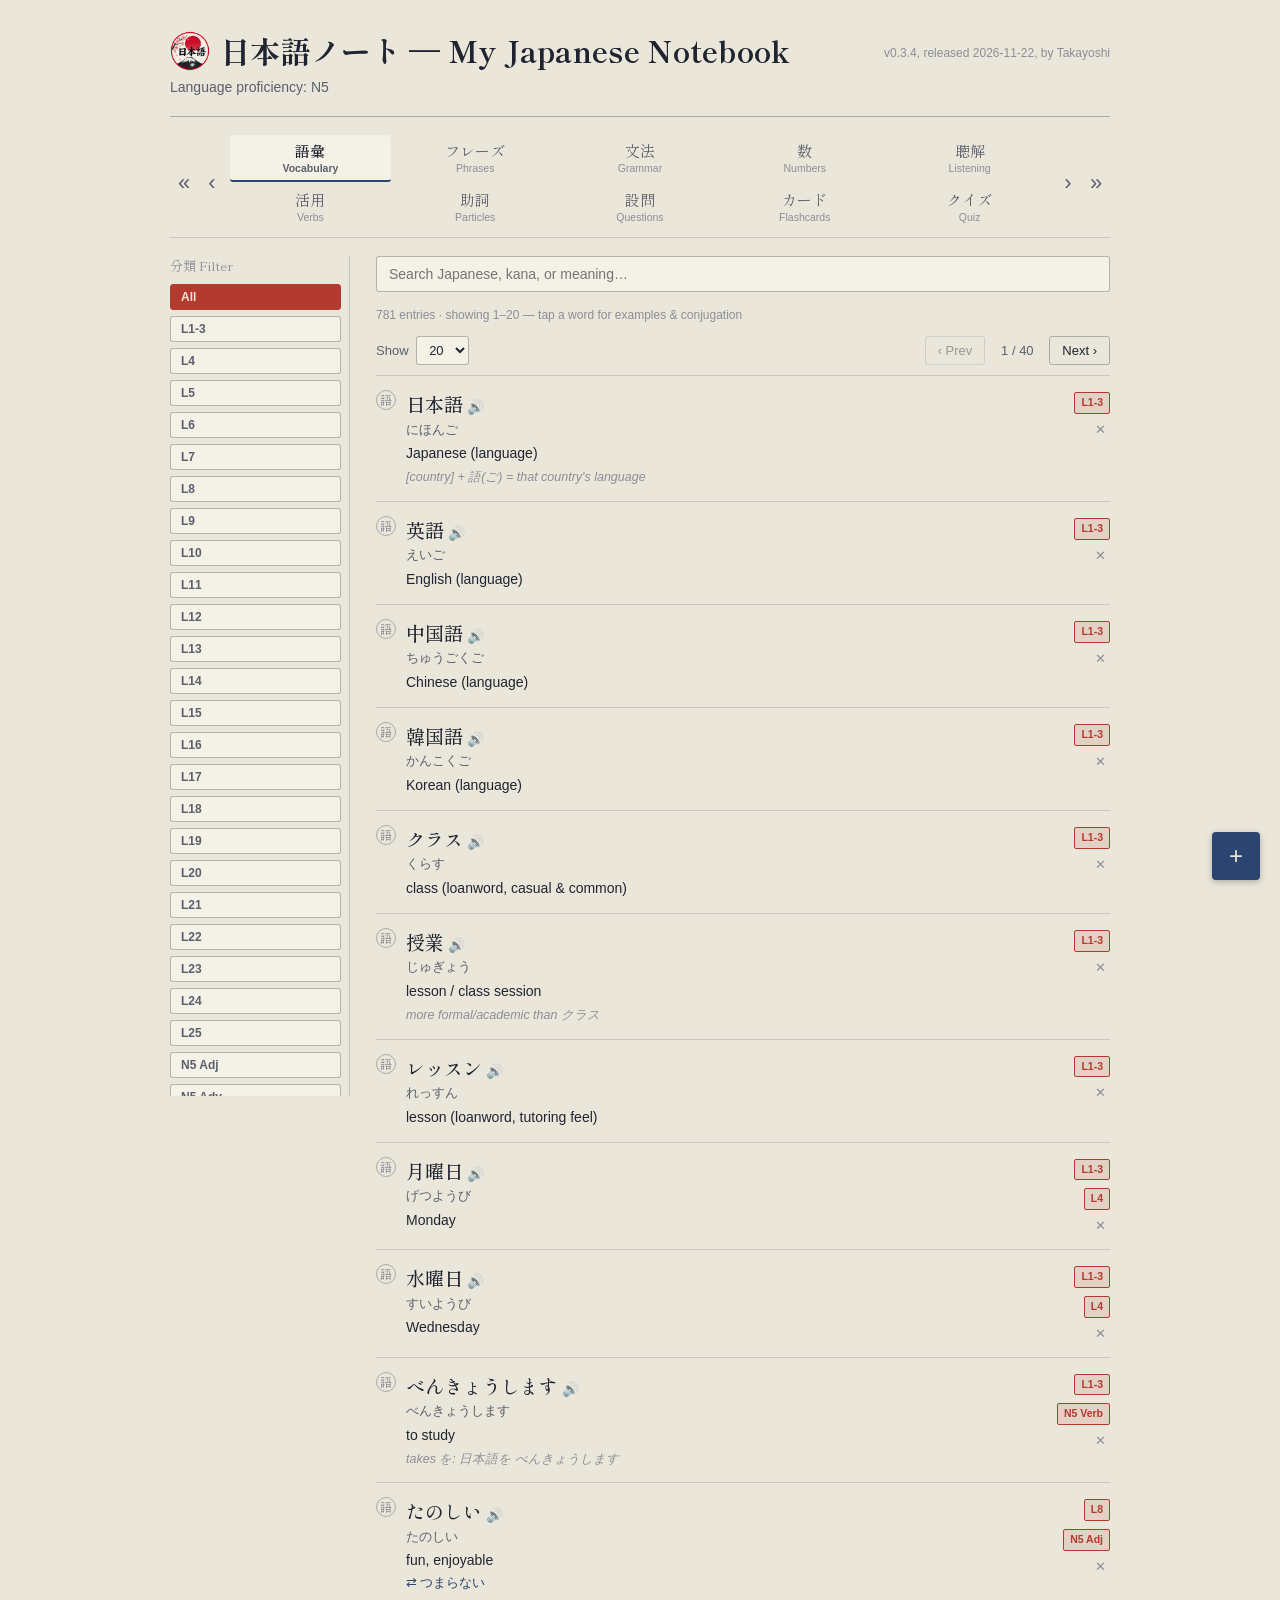
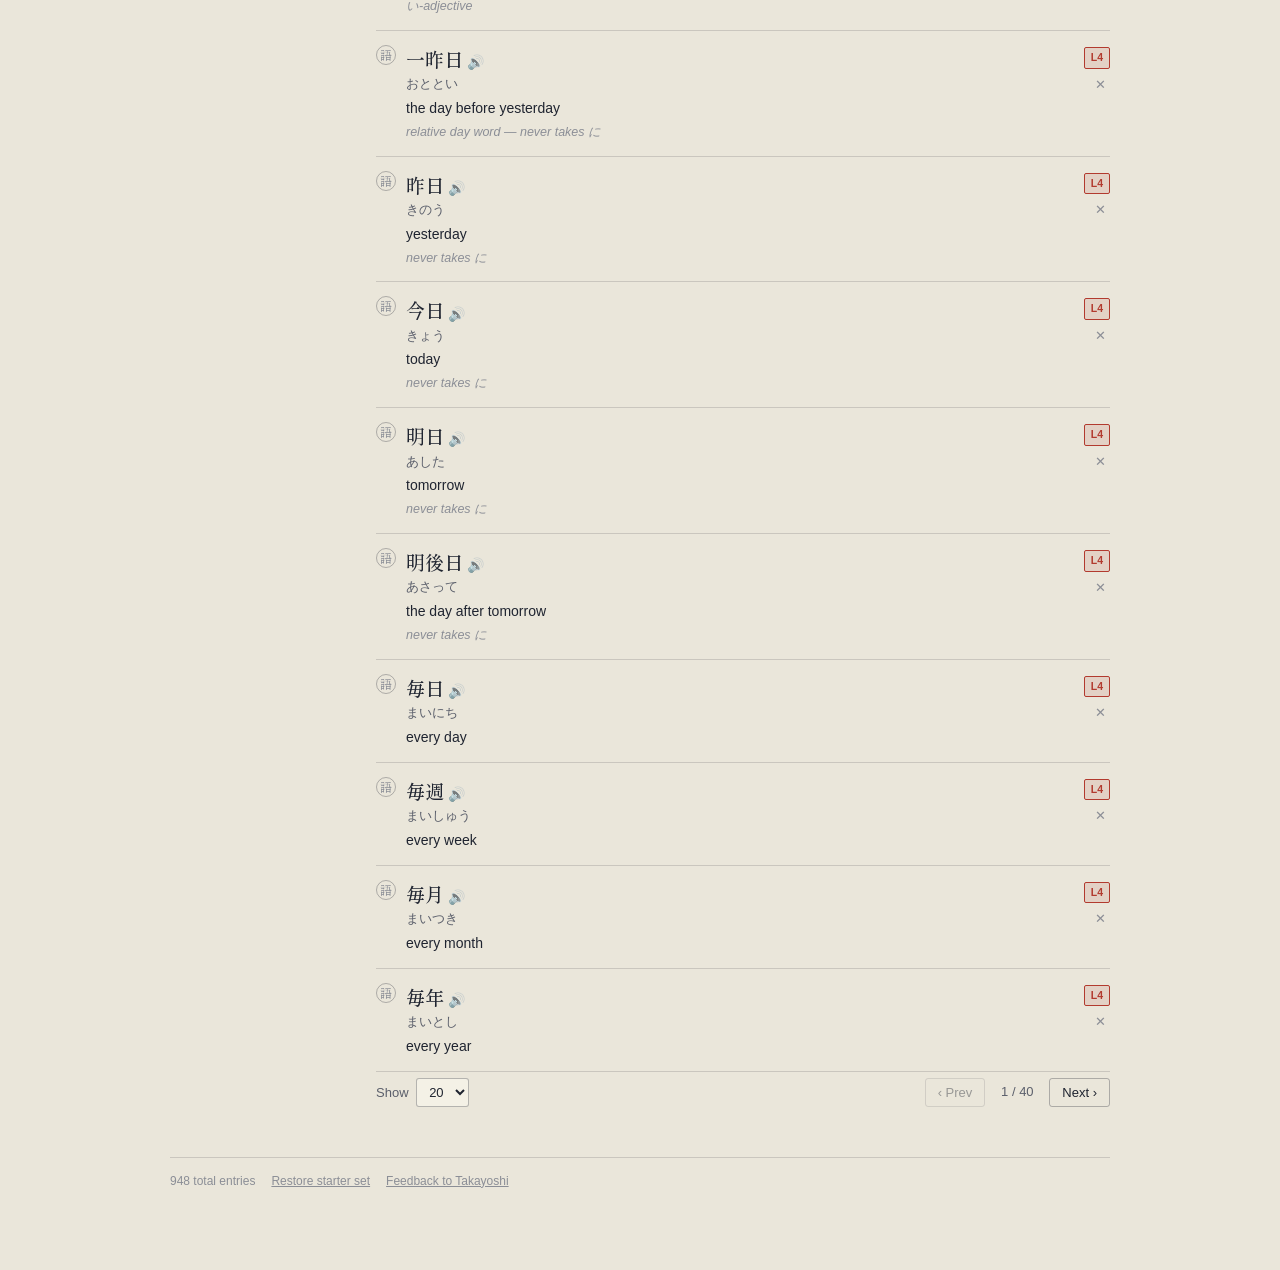
<file: index.html>
<!DOCTYPE html>
<html lang="en">
<head>
<meta charset="UTF-8">
<meta name="viewport" content="width=device-width, initial-scale=1, viewport-fit=cover">
<title>日本語ノート — My Japanese Notebook</title>
<link rel="icon" type="image/png" href="css/img/icon.png">
<link rel="apple-touch-icon" href="css/img/icon.png">
<link rel="preconnect" href="https://fonts.googleapis.com">
<link rel="preconnect" href="https://fonts.gstatic.com" crossorigin>
<link rel="stylesheet" href="https://fonts.googleapis.com/css2?family=Shippori+Mincho:wght@500;700&display=swap">
<link rel="stylesheet" href="css/style.css">
</head>
<body>
<div class="app">
  <header class="top">
    <div class="top-row"><h1><img class="brand-icon" src="css/img/icon.png" alt="" width="40" height="40">日本語ノート — My Japanese Notebook</h1><span class="ver-line">v0.3.4, released 2026-11-22, by Takayoshi</span></div>
    <p class="prof-line">Language proficiency: N5</p>
  </header>

  <div class="tabs-wrap">
    <div class="tab-arrows"><button class="tab-arrow" id="tabFirst" aria-label="First section">«</button><button class="tab-arrow" id="tabPrev" aria-label="Previous section">‹</button></div>
    <nav class="tabs" id="tabs">
      <button data-tab="vocab" class="active"><span class="jp">語彙</span><span class="en">Vocabulary</span></button>
      <button data-tab="phrase"><span class="jp">フレーズ</span><span class="en">Phrases</span></button>
      <button data-tab="grammar"><span class="jp">文法</span><span class="en">Grammar</span></button>
      <button data-tab="numbers"><span class="jp">数</span><span class="en">Numbers</span></button>
      <button data-tab="listening"><span class="jp">聴解</span><span class="en">Listening</span></button>
      <button data-tab="verbs"><span class="jp">活用</span><span class="en">Verbs</span></button>
      <button data-tab="particles"><span class="jp">助詞</span><span class="en">Particles</span></button>
      <button data-tab="patterns"><span class="jp">設問</span><span class="en">Questions</span></button>
      <button data-tab="flashcards"><span class="jp">カード</span><span class="en">Flashcards</span></button>
      <button data-tab="quiz"><span class="jp">クイズ</span><span class="en">Quiz</span></button>
    </nav>
    <div class="tab-arrows"><button class="tab-arrow" id="tabNext" aria-label="Next section">›</button><button class="tab-arrow" id="tabLast" aria-label="Last section">»</button></div>
  </div>

  <main id="content"></main>

  <button class="fab" id="addFab" title="Add a new entry" aria-label="Add a new entry">+</button>

  <footer class="app-footer">
    <span id="totalCount"></span>
    <button id="restoreBtn">Restore starter set</button>
    <a href="mailto:peterchowacademy@gmail.com?subject=日本語ノート Feedback">Feedback to Takayoshi</a>
  </footer>
</div>

<div class="modal-overlay hidden" id="modalOverlay">
  <div class="modal">
    <h2 id="modalTitle">Add an entry</h2>
    <form id="addForm">
      <div class="field">
        <label for="f-category">Type</label>
        <select id="f-category">s
          <option value="vocab">Vocabulary</option>
          <option value="phrase">Phrase</option>
          <option value="grammar">Grammar point</option>
        </select>
      </div>
      <div class="field">
        <label for="f-jp">Japanese</label>
        <textarea id="f-jp" rows="2" placeholder="例：食べます（會話可以換行貼上）" required></textarea>
      </div>
      <div class="field">
        <label for="f-reading">Reading / romaji</label>
        <input id="f-reading" type="text" placeholder="たべます">
      </div>
      <div class="field">
        <label for="f-meaning">Meaning</label>
        <textarea id="f-meaning" rows="2" placeholder="to eat" required></textarea>
      </div>
      <div class="field">
        <label>Tags <span class="field-hint">tap to select; a word can have several</span></label>
        <div id="tagPicker" class="tag-picker"></div>
        <div class="tag-add-row">
          <input id="f-newtag" type="text" placeholder="New tag, e.g. My Weak" autocomplete="off">
          <button type="button" class="btn" id="addTagBtn">＋ Add tag</button>
        </div>
        <input type="hidden" id="f-lesson" value="">
      </div>
      <div class="field">
        <label for="f-notes">Notes / example (optional)</label>
        <textarea id="f-notes" placeholder="Usage note or an example sentence"></textarea>
      </div>
      <div class="modal-actions">
        <button type="button" class="btn" id="cancelAdd">Cancel</button>
        <button type="submit" class="btn primary">Save entry</button>
      </div>
    </form>
  </div>
</div>

<script src="js/data-vocab.js"></script>
<script src="js/data-drills.js"></script>
<script src="js/app.js"></script>
</body>
</html>
</file>
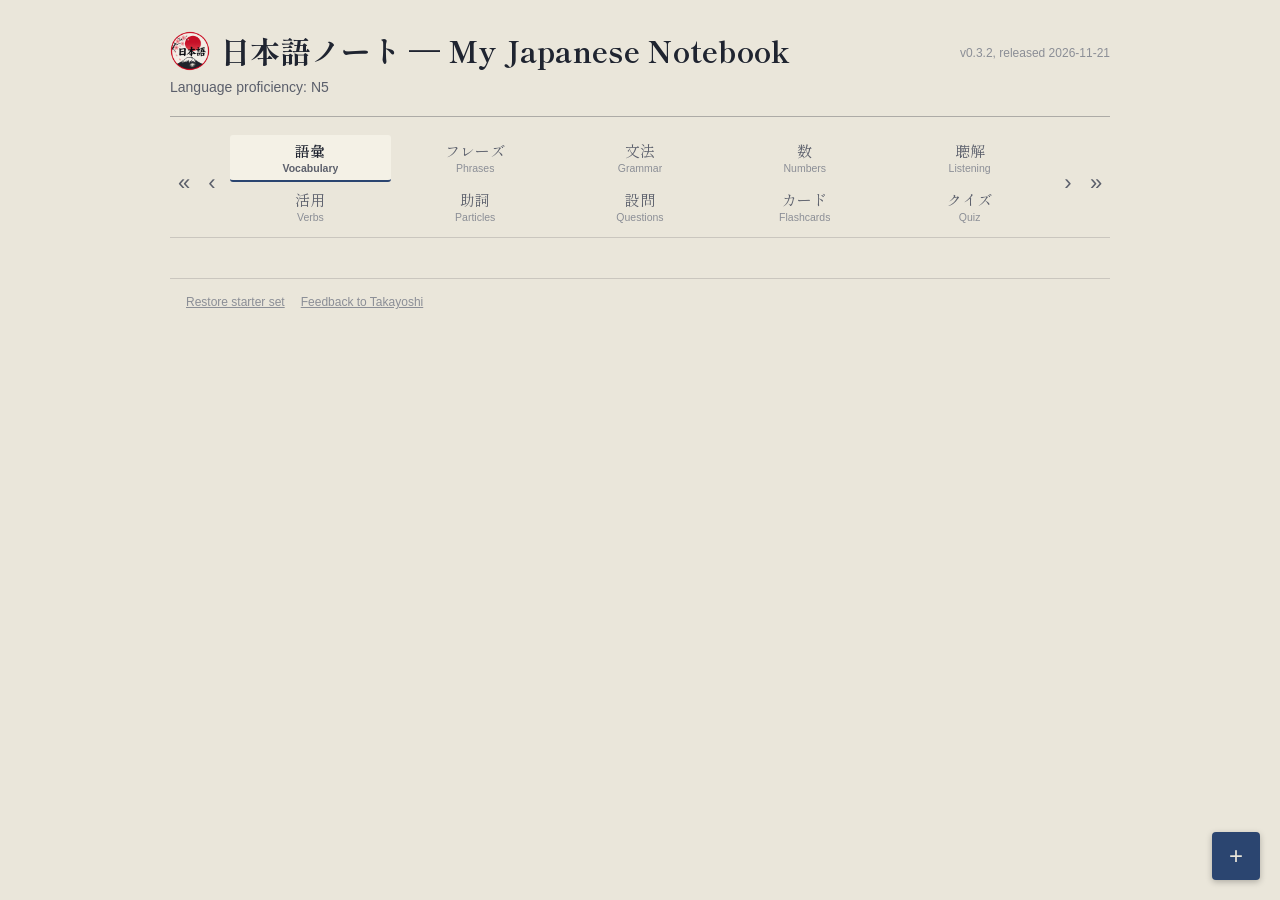
<file: standalone/nihongo-note.html>
<!DOCTYPE html>
<html lang="en">
<head>
<meta charset="UTF-8">
<meta name="viewport" content="width=device-width, initial-scale=1, viewport-fit=cover">
<title>日本語ノート — My Japanese Notebook</title>
<link rel="icon" type="image/png" href="../css/img/icon.png">
<link rel="apple-touch-icon" href="../css/img/icon.png">
<link rel="preconnect" href="https://fonts.googleapis.com">
<link rel="preconnect" href="https://fonts.gstatic.com" crossorigin>
<link rel="stylesheet" href="https://fonts.googleapis.com/css2?family=Shippori+Mincho:wght@500;700&display=swap">
<style>
  :root {
    --paper: #EAE6DA;
    --paper-card: #F4F1E6;
    --ink: #1F2430;
    --ink-soft: #5B5F6B;
    --ink-faint: #8B8E96;
    --indigo: #2B4570;
    --indigo-soft: #5878A6;
    --seal: #B23A2E;
    --seal-ghost: rgba(178,58,46,0.12);
    --success: #4F6F52;
    --hairline: rgba(31,36,48,0.16);
    --hairline-strong: rgba(31,36,48,0.3);
    --focus: #2B4570;
    --font-display: "Shippori Mincho", "Hiragino Mincho ProN", "Yu Mincho", Georgia, serif;
    --font-body: -apple-system, BlinkMacSystemFont, "Segoe UI", Roboto, "Helvetica Neue", Arial, sans-serif;
  }
  @media (prefers-color-scheme: dark) {
    :root:not([data-theme="light"]) {
      --paper: #14181C;
      --paper-card: #1B2026;
      --ink: #E7E3DA;
      --ink-soft: #A9ADB6;
      --ink-faint: #70747C;
      --indigo: #8CAAD6;
      --indigo-soft: #5878A6;
      --seal: #E07264;
      --seal-ghost: rgba(224,114,100,0.14);
      --success: #86B08A;
      --hairline: rgba(231,227,218,0.14);
      --hairline-strong: rgba(231,227,218,0.28);
    }
  }
  :root[data-theme="dark"] {
    --paper: #14181C;
    --paper-card: #1B2026;
    --ink: #E7E3DA;
    --ink-soft: #A9ADB6;
    --ink-faint: #70747C;
    --indigo: #8CAAD6;
    --indigo-soft: #5878A6;
    --seal: #E07264;
    --seal-ghost: rgba(224,114,100,0.14);
    --success: #86B08A;
    --hairline: rgba(231,227,218,0.14);
    --hairline-strong: rgba(231,227,218,0.28);
  }
  * { box-sizing: border-box; }
  @media (prefers-reduced-motion: reduce) {
    * { animation: none !important; transition: none !important; }
  }
  html, body {
    height: 100%;
  }
  body {
    margin: 0;
    background: var(--paper);
    color: var(--ink);
    font-family: var(--font-body);
    line-height: 1.5;
    padding-top: env(safe-area-inset-top, 0px);
    padding-bottom: env(safe-area-inset-bottom, 0px);
  }
  html { scroll-padding-top: env(safe-area-inset-top, 0px); }

  .app {
    max-width: 720px;
    margin: 0 auto;
    padding: 28px 20px 80px;
  }

  header.top {
    padding-bottom: 18px;
    border-bottom: 1px solid var(--hairline-strong);
    margin-bottom: 18px;
  }
  header.top h1 {
    display: flex;
    align-items: center;
    gap: 10px;
    font-family: var(--font-display);
    font-weight: 700;
    font-size: clamp(22px, 4.6vw, 30px);
    margin: 0 0 4px;
    letter-spacing: 0.01em;
  }
  .brand-icon {
    width: 40px;
    height: 40px;
    flex: none;
    border-radius: 50%;
  }
  header.top p {
    margin: 0;
    color: var(--ink-soft);
    font-size: 14px;
    max-width: 48ch;
  }

  .top-row { display: flex; flex-wrap: wrap; align-items: center; justify-content: space-between; gap: 8px 12px; }
  .ver-line { margin-left: auto; font-size: 12px; color: var(--ink-faint); white-space: nowrap; }
  nav.tabs {
    display: flex;
    gap: 2px;
    overflow-x: auto;
    border-bottom: 1px solid var(--hairline);
    margin-bottom: 18px;
    -webkit-overflow-scrolling: touch;
  }
  nav.tabs::-webkit-scrollbar { display: none; }
  nav.tabs button {
    flex: 0 0 auto;
    background: none;
    border: none;
    font-family: var(--font-body);
    font-size: 14px;
    color: var(--ink-soft);
    padding: 10px 14px 12px;
    cursor: pointer;
    border-bottom: 2px solid transparent;
    white-space: nowrap;
  }
  nav.tabs button .jp { font-family: var(--font-display); font-size: 15px; margin-right: 4px; }
  nav.tabs button.active {
    color: var(--ink);
    border-bottom-color: var(--indigo);
    font-weight: 600;
  }
  nav.tabs button:focus-visible,
  button:focus-visible,
  input:focus-visible,
  select:focus-visible,
  textarea:focus-visible {
    outline: 2px solid var(--focus);
    outline-offset: 2px;
  }

  .toolbar {
    display: flex;
    gap: 8px;
    margin-bottom: 14px;
  }
  .toolbar input[type="search"] {
    flex: 1;
    min-width: 0;
    padding: 9px 12px;
    border: 1px solid var(--hairline-strong);
    background: var(--paper-card);
    color: var(--ink);
    border-radius: 3px;
    font-size: 14px;
  }
  .count-note {
    color: var(--ink-faint);
    font-size: 12px;
    margin: 0 0 12px;
  }

  .entry-list { display: flex; flex-direction: column; }
  .entry-row {
    display: grid;
    grid-template-columns: auto 1fr auto;
    gap: 10px;
    align-items: start;
    padding: 14px 0;
    border-bottom: 1px solid var(--hairline);
  }
  .entry-row:first-child { border-top: 1px solid var(--hairline); }
  .seal-chip {
    font-family: var(--font-body);
    font-size: 11px;
    font-weight: 700;
    color: var(--seal);
    border: 1.5px solid var(--seal);
    background: var(--seal-ghost);
    padding: 2px 6px;
    border-radius: 2px;
    transform: rotate(-3deg);
    white-space: nowrap;
    margin-top: 2px;
    cursor: pointer;
  }
  .entry-main .jp-line {
    font-family: var(--font-display);
    font-size: 19px;
    font-weight: 500;
  }
  .entry-main .reading {
    font-size: 13px;
    color: var(--ink-soft);
    margin-top: 1px;
  }
  .entry-main .meaning {
    margin-top: 4px;
    font-size: 14px;
  }
  .entry-main .notes {
    margin-top: 4px;
    font-size: 12.5px;
    color: var(--ink-faint);
    font-style: italic;
  }
  .cat-mono {
    font-family: var(--font-display);
    font-size: 12px;
    color: var(--ink-faint);
    border: 1px solid var(--hairline-strong);
    width: 20px; height: 20px;
    display: flex; align-items: center; justify-content: center;
    border-radius: 50%;
    flex: 0 0 auto;
  }
  .row-head { display: flex; gap: 6px; align-items: flex-start; }
  .del-btn {
    background: none;
    border: none;
    color: var(--ink-faint);
    cursor: pointer;
    font-size: 13px;
    padding: 2px 4px;
  }
  .del-btn:hover { color: var(--seal); }
  .empty-state {
    padding: 40px 10px;
    text-align: center;
    color: var(--ink-faint);
    font-size: 14px;
  }

  .fab {
    position: fixed;
    right: max(20px, env(safe-area-inset-right, 0px));
    bottom: max(20px, env(safe-area-inset-bottom, 0px) + 16px);
    width: 48px; height: 48px;
    background: var(--indigo);
    color: var(--paper);
    border: none;
    border-radius: 4px;
    font-size: 24px;
    line-height: 1;
    cursor: pointer;
    box-shadow: 0 2px 6px rgba(0,0,0,0.25);
  }

  .modal-overlay {
    position: fixed; inset: 0;
    background: rgba(0,0,0,0.45);
    display: flex; align-items: flex-end; justify-content: center;
    z-index: 50;
  }
  .modal-overlay.hidden { display: none; }
  .modal {
    background: var(--paper-card);
    width: 100%;
    max-width: 560px;
    border-radius: 10px 10px 0 0;
    padding: 20px 20px calc(20px + env(safe-area-inset-bottom, 0px));
    max-height: 85vh;
    overflow-y: auto;
  }
  @media (min-width: 640px) {
    .modal-overlay { align-items: center; }
    .modal { border-radius: 10px; }
  }
  .modal h2 {
    font-family: var(--font-display);
    font-size: 20px;
    margin: 0 0 14px;
  }
  .field { margin-bottom: 12px; }
  .field label {
    display: block;
    font-size: 12px;
    color: var(--ink-soft);
    margin-bottom: 4px;
  }
  .field input, .field select, .field textarea {
    width: 100%;
    padding: 9px 10px;
    border: 1px solid var(--hairline-strong);
    background: var(--paper);
    color: var(--ink);
    border-radius: 3px;
    font-size: 14px;
    font-family: var(--font-body);
  }
  .field textarea { resize: vertical; min-height: 54px; }
  .modal-actions { display: flex; gap: 10px; justify-content: flex-end; margin-top: 16px; }
  .btn {
    padding: 9px 16px;
    border-radius: 3px;
    border: 1px solid var(--hairline-strong);
    background: transparent;
    color: var(--ink);
    cursor: pointer;
    font-size: 14px;
    font-family: var(--font-body);
  }
  .btn.primary {
    background: var(--indigo);
    border-color: var(--indigo);
    color: var(--paper);
    font-weight: 600;
  }

  /* Flashcards */
  .fc-controls {
    display: flex;
    gap: 8px;
    align-items: center;
    margin-bottom: 16px;
    flex-wrap: wrap;
  }
  .fc-controls select { padding: 7px 10px; border-radius: 3px; border: 1px solid var(--hairline-strong); background: var(--paper-card); color: var(--ink); font-size: 13px; }
  .fc-progress { font-size: 12px; color: var(--ink-faint); margin-left: auto; }
  .fc-stage { display: flex; justify-content: center; padding: 20px 0 30px; perspective: 1200px; }
  .fc-card {
    width: 100%;
    max-width: 420px;
    height: 240px;
    position: relative;
    cursor: pointer;
  }
  .fc-card-inner {
    position: relative;
    width: 100%; height: 100%;
    transition: transform 0.45s;
    transform-style: preserve-3d;
  }
  .fc-card.flipped .fc-card-inner { transform: rotateY(180deg); }
  .fc-face {
    position: absolute; inset: 0;
    backface-visibility: hidden;
    border: 1px solid var(--hairline-strong);
    border-radius: 6px;
    background: var(--paper-card);
    display: flex; flex-direction: column; align-items: center; justify-content: center;
    padding: 24px;
    text-align: center;
    background-image:
      repeating-linear-gradient(var(--hairline) 0 1px, transparent 1px 28px),
      repeating-linear-gradient(90deg, var(--hairline) 0 1px, transparent 1px 28px);
    background-position: center;
  }
  .fc-face .big-jp {
    font-family: var(--font-display);
    font-size: clamp(26px, 7vw, 36px);
    font-weight: 700;
  }
  .fc-face .fc-reading { margin-top: 8px; color: var(--ink-soft); font-size: 14px; }
  .fc-face.back { transform: rotateY(180deg); }
  .fc-face .fc-meaning { font-size: 17px; font-weight: 600; }
  .fc-face .fc-notes { margin-top: 10px; font-size: 12.5px; color: var(--ink-faint); font-style: italic; max-width: 34ch; }
  .fc-face .hint { position: absolute; bottom: 10px; font-size: 11px; color: var(--ink-faint); }
  .fc-nav { display: flex; justify-content: center; gap: 10px; }

  /* Quiz */
  .quiz-q { font-size: 13px; color: var(--ink-faint); margin-bottom: 6px; }
  .quiz-jp { font-family: var(--font-display); font-size: 28px; margin-bottom: 2px; }
  .quiz-reading { color: var(--ink-soft); margin-bottom: 20px; font-size: 15px; }
  .quiz-options { display: flex; flex-direction: column; gap: 8px; margin-bottom: 18px; }
  .quiz-opt {
    text-align: left;
    padding: 12px 14px;
    border: 1px solid var(--hairline-strong);
    background: var(--paper-card);
    border-radius: 4px;
    font-size: 14.5px;
    cursor: pointer;
    color: var(--ink);
    display: flex;
    justify-content: space-between;
    align-items: center;
  }
  .quiz-opt:disabled { cursor: default; }
  .quiz-opt.correct { border-color: var(--success); color: var(--success); font-weight: 600; }
  .quiz-opt.wrong { border-color: var(--seal); color: var(--seal); }
  .quiz-mark { font-family: var(--font-display); font-weight: 700; }
  .quiz-feedback-row { display: flex; justify-content: space-between; align-items: center; margin-bottom: 14px; }
  .quiz-score-line { font-size: 13px; color: var(--ink-soft); }
  .quiz-summary ul { padding-left: 0; list-style: none; margin: 10px 0 0; }
  .quiz-summary li { padding: 8px 0; border-bottom: 1px solid var(--hairline); font-size: 14px; }
  .big-score { font-family: var(--font-display); font-size: 40px; text-align: center; margin: 10px 0; }
  .start-row { text-align: center; padding: 30px 0; }
  .start-row p { color: var(--ink-soft); font-size: 14px; max-width: 40ch; margin: 0 auto 16px; }

  footer.app-footer {
    margin-top: 40px;
    padding-top: 14px;
    border-top: 1px solid var(--hairline);
    font-size: 12px;
    color: var(--ink-faint);
    display: flex;
    gap: 16px;
    flex-wrap: wrap;
  }
  footer.app-footer button,
  footer.app-footer a,
  footer.app-footer a:visited {
    background: none; border: none; padding: 0;
    color: var(--ink-faint); text-decoration: underline;
    cursor: pointer; font-size: 12px; font-family: inherit;
  }

  /* Tag chips bar */
  .tagbar { display: flex; gap: 6px; overflow-x: auto; padding-bottom: 10px; margin-bottom: 6px; -webkit-overflow-scrolling: touch; scrollbar-width: thin; scrollbar-color: var(--hairline-strong) transparent; }
  .tagbar::-webkit-scrollbar { height: 4px; }
  .tagbar::-webkit-scrollbar-thumb { background: var(--hairline-strong); border-radius: 2px; }
  .tagbar::-webkit-scrollbar-track { background: transparent; }

  /* Sidebar layout for filters & categories (wide screens) */
  .side-title { display: none; }
  .list-main { min-width: 0; }
  @media (min-width: 880px) {
    .app { max-width: 980px; }
    .list-layout { display: grid; grid-template-columns: 180px minmax(0, 1fr); gap: 26px; align-items: start; }
    .list-main { grid-column: 2; grid-row: 1; }
    .side-filter { grid-column: 1; grid-row: 1; position: sticky; top: 12px; max-height: calc(100vh - 60px); overflow-y: auto; padding-right: 8px; border-right: 1px solid var(--hairline); scrollbar-width: thin; scrollbar-color: var(--hairline-strong) transparent; }
    .side-filter::-webkit-scrollbar { width: 5px; }
    .side-filter::-webkit-scrollbar-thumb { background: var(--hairline-strong); border-radius: 3px; }
    .side-filter::-webkit-scrollbar-track { background: transparent; }
    .side-title { display: block; font-family: var(--font-display); font-size: 13px; color: var(--ink-faint); margin: 0 0 8px; }
    .side-filter .tagbar { flex-direction: column; overflow: visible; align-items: stretch; padding-bottom: 0; margin-bottom: 0; }
    .side-filter .tag-chip { text-align: left; }
    .side-filter .tag-chip.active { transform: none; }
  }
  .tag-chip { flex: 0 0 auto; font-size: 12px; font-weight: 600; color: var(--ink-soft); background: var(--paper-card); border: 1px solid var(--hairline-strong); border-radius: 3px; padding: 5px 10px; cursor: pointer; font-family: var(--font-body); }
  .tag-chip.active { color: var(--paper); background: var(--seal); border-color: var(--seal); transform: rotate(-1deg); }

  /* Audio buttons */
  .spk { background: none; border: none; cursor: pointer; font-size: 14px; padding: 0 4px; vertical-align: middle; opacity: 0.6; line-height: 1; }
  .spk:hover { opacity: 1; }
  .spk.big { font-size: 20px; }
  .fc-audio { margin-top: 10px; }

  /* Clickable rows */
  .entry-row { cursor: pointer; }
  .entry-row.compact { padding: 10px 0; }
  .entry-row.compact .jp-line { font-size: 16px; }
  .row-side { display: flex; flex-direction: column; align-items: flex-end; gap: 6px; max-width: 96px; }
  .row-side .seal-chip { transform: rotate(-2deg); font-size: 10.5px; }
  .xfind { margin-top: 22px; }

  /* Dictionary detail view */
  .detail-overlay { position: fixed; inset: 0; background: rgba(0,0,0,0.45); z-index: 60; display: flex; justify-content: center; align-items: stretch; overflow-y: auto; padding-top: calc(16px + env(safe-area-inset-top, 0px)); }
  .detail { background: var(--paper); width: 100%; max-width: 640px; min-height: 100%; padding: 20px 20px calc(40px + env(safe-area-inset-bottom, 0px)); border-radius: 12px 12px 0 0; }
  .detail-top { display: flex; justify-content: space-between; align-items: center; margin-bottom: 18px; }
  .jisho-link { color: var(--indigo); font-size: 13px; text-decoration: underline; }
  .detail-actions { display: flex; align-items: center; gap: 12px; }
  .pager { display: flex; justify-content: space-between; align-items: center; gap: 10px; margin: 6px 0 10px; font-size: 13px; color: var(--ink-soft); }
  .pager-size { padding: 5px 8px; border: 1px solid var(--hairline-strong); background: var(--paper-card); color: var(--ink); border-radius: 3px; font-size: 13px; margin-left: 4px; }
  .pager-nav { display: flex; align-items: center; gap: 8px; }
  .pager-nav .btn { padding: 6px 12px; font-size: 13px; }
  .pager-nav .btn:disabled { opacity: 0.4; cursor: default; }
  .pager-pos { min-width: 48px; text-align: center; }
  .field-hint { font-weight: 400; color: var(--ink-faint); font-size: 11px; margin-left: 6px; }
  .tag-picker { display: flex; flex-wrap: wrap; gap: 6px; max-height: 170px; overflow-y: auto; padding: 8px; border: 1px solid var(--hairline-strong); border-radius: 3px; background: var(--paper); scrollbar-width: thin; }
  .tag-picker .tag-chip.active { transform: none; }
  .tag-add-row { display: flex; gap: 8px; margin-top: 8px; }
  .tag-add-row input { flex: 1; min-width: 0; padding: 8px 10px; border: 1px solid var(--hairline-strong); background: var(--paper); color: var(--ink); border-radius: 3px; font-size: 14px; }
  .tag-add-row .btn { white-space: nowrap; padding: 6px 12px; }
  .detail-word { font-family: var(--font-display); font-size: clamp(30px, 8vw, 42px); font-weight: 700; }
  .detail-reading { color: var(--ink-soft); margin-top: 4px; font-size: 16px; }
  .detail-meaning { margin-top: 10px; font-size: 16px; font-weight: 600; }
  .detail-meta { display: flex; gap: 10px; align-items: center; margin-top: 10px; }
  .detail-meta .seal-chip { cursor: default; }
  .detail-notes { margin-top: 12px; font-size: 13.5px; color: var(--ink-soft); font-style: italic; border-left: 2px solid var(--hairline-strong); padding-left: 10px; }
  .detail-h { font-family: var(--font-display); font-size: 17px; margin: 26px 0 8px; border-bottom: 1px solid var(--hairline); padding-bottom: 6px; }
  .detail-sub { font-size: 12px; color: var(--ink-faint); font-family: var(--font-body); font-weight: 400; margin-left: 8px; }
  .conj-table { width: 100%; border-collapse: collapse; font-size: 14.5px; }
  .conj-table th { text-align: left; font-weight: 600; color: var(--ink-soft); font-size: 12.5px; padding: 8px 10px 8px 0; width: 84px; border-bottom: 1px solid var(--hairline); font-family: var(--font-body); }
  .conj-table td { padding: 8px 0; border-bottom: 1px solid var(--hairline); font-family: var(--font-display); font-size: 16px; }
  .conj-table td.conj-spk { width: 34px; text-align: right; font-family: var(--font-body); }

  /* Numbers & counters tab */
  .num-grid { display: grid; grid-template-columns: repeat(auto-fill, minmax(160px, 1fr)); gap: 0 16px; margin-bottom: 8px; }
  .num-cell { display: flex; align-items: baseline; gap: 8px; padding: 7px 0; border-bottom: 1px solid var(--hairline); }
  .num-written { font-family: var(--font-display); font-size: 16px; font-weight: 600; min-width: 48px; }
  .num-reading { font-size: 13.5px; color: var(--ink-soft); flex: 1; }
  .num-reading.irr { color: var(--seal); font-weight: 700; }
  .irr-mark { color: var(--seal); font-weight: 700; }
  .num-note { font-size: 12px; color: var(--ink-faint); margin: 2px 0 0; }

  /* Listening practice */
  .pack-grid { display: grid; grid-template-columns: 1fr; gap: 12px; margin: 14px 0 6px; }
  @media (min-width: 620px) { .pack-grid { grid-template-columns: 1fr 1fr; } }
  .pack-card { text-align: left; background: var(--paper-card); border: 1px solid var(--hairline-strong); border-radius: 6px; padding: 16px; cursor: pointer; display: flex; flex-direction: column; gap: 6px; color: var(--ink); font-family: var(--font-body); }
  .pack-card:hover { border-color: var(--indigo); }
  .pack-jp { font-family: var(--font-display); font-size: 22px; font-weight: 700; }
  .pack-en { font-size: 12px; color: var(--ink-faint); }
  .pack-desc { font-size: 13px; color: var(--ink-soft); line-height: 1.5; }
  .listen-slow { font-size: 13px; color: var(--ink-soft); display: inline-flex; align-items: center; gap: 6px; cursor: pointer; }
  .listen-controls { display: flex; align-items: center; gap: 14px; margin: 10px 0 14px; }
  .listen-q { font-family: var(--font-display); font-size: 19px; margin: 6px 0 12px; }
  .qr-opts .qr-text { visibility: hidden; flex: 1; text-align: left; margin-left: 10px; }
  .quiz-opt.revealed .qr-text { visibility: visible; }
  .qr-num { font-weight: 700; color: var(--indigo); flex: 0 0 auto; }
  .native-links { display: flex; flex-direction: column; gap: 8px; }
  .native-links a { color: var(--indigo); font-size: 14px; text-decoration: underline; }
  .transcript { display: flex; flex-direction: column; }
  .t-line { display: flex; gap: 10px; align-items: baseline; background: none; border: none; border-bottom: 1px solid var(--hairline); padding: 9px 0 4px; cursor: pointer; text-align: left; color: var(--ink); width: 100%; }
  .t-spk { font-size: 11px; font-weight: 700; color: var(--seal); border: 1px solid var(--seal); border-radius: 2px; padding: 1px 5px; flex: 0 0 auto; }
  .t-jp { font-family: var(--font-display); font-size: 16px; }
  .t-zh { font-size: 12.5px; color: var(--ink-faint); margin: 2px 0 8px 0; }
  .t-zh.t-q { color: var(--ink-soft); font-weight: 600; }
  /* Verb transformation table */
  .verb-wrap { overflow-x: auto; -webkit-overflow-scrolling: touch; margin-bottom: 10px; }
  .verb-table { border-collapse: collapse; width: 100%; min-width: 640px; font-size: 13.5px; }
  .verb-table th { text-align: left; font-size: 12px; color: var(--ink-soft); font-weight: 600; padding: 6px 8px 6px 0; border-bottom: 1px solid var(--hairline-strong); white-space: nowrap; }
  .verb-table th small { display: block; font-weight: 400; color: var(--ink-faint); font-size: 10.5px; }
  .verb-table td { padding: 7px 8px 7px 0; border-bottom: 1px solid var(--hairline); vertical-align: top; }
  .verb-table td.vf { cursor: pointer; }
  .verb-table td.vf:hover .vk { color: var(--indigo); }
  .verb-table .vk { display: block; font-family: var(--font-display); font-size: 15px; }
  .verb-table .vr { display: block; font-size: 11px; color: var(--ink-faint); }
  .verb-table .vg { font-weight: 700; color: var(--indigo); white-space: nowrap; }
  .verb-table .vm { color: var(--ink-soft); font-size: 12.5px; }
  .verb-table .vm small { display: block; color: var(--ink-faint); font-size: 10.5px; }
  .verb-table tr.trap .vk:first-child { color: var(--seal); }
  .verb-rules p { font-size: 13.5px; line-height: 1.6; margin: 0 0 10px; color: var(--ink-soft); }
  .verb-rules strong { color: var(--ink); }
  /* Particles */
  .p-card { border: 1px solid var(--hairline-strong); border-radius: 6px; background: var(--paper-card); padding: 14px 16px 4px; margin-bottom: 16px; }
  .p-head { display: flex; align-items: baseline; gap: 12px; border-bottom: 1px solid var(--hairline); padding-bottom: 8px; margin-bottom: 6px; }
  .p-big { font-family: var(--font-display); font-size: 30px; font-weight: 700; color: var(--indigo); }
  .p-name { font-size: 13px; color: var(--ink-soft); }
  .p-use { display: grid; grid-template-columns: auto 1fr; gap: 10px; padding: 10px 0; border-bottom: 1px solid var(--hairline); align-items: start; }
  .p-use:last-child { border-bottom: none; }
  .seal-chip.static { cursor: default; transform: rotate(-2deg); }
  .p-how { font-size: 13.5px; color: var(--ink-soft); }
  .p-ex { font-family: var(--font-display); font-size: 17px; margin-top: 3px; }
  .p-blank { color: var(--seal); font-weight: 700; border-bottom: 2px solid var(--seal); padding: 0 6px; }
  .p-opts .quiz-opt { font-family: var(--font-display); font-size: 17px; }
  /* Mixed quiz */
  .fmt-grid { display: grid; grid-template-columns: 1fr 1fr; gap: 8px; margin: 10px 0 6px; }
  @media (min-width: 620px) { .fmt-grid { grid-template-columns: 1fr 1fr 1fr; } }
  .fmt-opt { display: flex; align-items: center; gap: 8px; border: 1px solid var(--hairline-strong); background: var(--paper-card); border-radius: 4px; padding: 10px 12px; cursor: pointer; }
  .fmt-jp { font-family: var(--font-display); font-weight: 700; }
  .fmt-en { font-size: 11px; color: var(--ink-faint); }
  .conv-box { border-left: 2px solid var(--hairline-strong); padding-left: 12px; margin: 6px 0 10px; }
  .conv-line { display: flex; gap: 10px; align-items: baseline; padding: 6px 0; }
  .order-answer { min-height: 52px; border: 1px dashed var(--hairline-strong); border-radius: 4px; padding: 8px; display: flex; flex-wrap: wrap; gap: 6px; margin: 8px 0; background: var(--paper-card); }
  .order-tiles { display: flex; flex-wrap: wrap; gap: 6px; margin-bottom: 8px; }
  .tile { font-family: var(--font-display); font-size: 16px; padding: 6px 10px; border: 1px solid var(--hairline-strong); background: var(--paper); color: var(--ink); border-radius: 3px; cursor: pointer; }
  .tile.picked { border-color: var(--indigo); background: var(--paper-card); }
  .tile.used { opacity: 0.3; cursor: default; }
  .order-verdict { font-weight: 700; margin: 8px 0 2px; }
  .order-verdict.ok { color: var(--success); }
  .order-verdict.ng { color: var(--seal); }
  /* Colour swatch & position map */
  .swatch { display: inline-block; width: 14px; height: 14px; border-radius: 50%; border: 1px solid var(--hairline-strong); margin-right: 8px; vertical-align: middle; }
  .map-box { margin: 4px 0 18px; }
  .pos-map { width: 100%; height: auto; display: block; background: var(--paper-card); border: 1px solid var(--hairline-strong); border-radius: 6px; }
  .mp-road { fill: var(--hairline); }
  .mp-div { stroke: var(--hairline-strong); stroke-dasharray: 4 4; }
  .mp-bld { fill: var(--paper); stroke: var(--hairline-strong); stroke-width: 1.2; }
  .mp-bank { stroke: var(--indigo); stroke-width: 2.5; }
  .mp-park { fill: rgba(79,111,82,0.22); stroke: var(--success); stroke-width: 1.2; }
  .mp-post { fill: var(--seal); }
  .mp-desk { fill: var(--hairline-strong); }
  .mp-ani { fill: var(--paper); stroke: var(--ink-soft); stroke-width: 1.2; }
  .mp-ball { fill: var(--indigo); }
  .mp-txt { fill: var(--ink); font-family: var(--font-display); font-size: 13px; }
  .mp-big { font-size: 17px; font-weight: 700; }
  .mp-c { text-anchor: middle; }
  .mp-tag { fill: var(--seal); font-family: var(--font-body); font-size: 12px; font-weight: 700; }
  .mp-g { cursor: pointer; }
  .mp-g:hover .mp-bld, .mp-g:hover .mp-ani, .mp-g.active .mp-bld, .mp-g.active .mp-ani, .mp-g.active .mp-park { stroke: var(--seal); stroke-width: 2.5; }
  .map-cap { margin-top: 10px; font-size: 14px; line-height: 1.5; }
  .map-cap .t-jp { font-size: 17px; }




  /* v0.2.1 */
  .prof-line { margin: 2px 0 0; font-size: 13px; color: var(--ink-soft); }
  .tabs-wrap { display: flex; align-items: stretch; border-bottom: 1px solid var(--hairline); margin-bottom: 18px; }
  .tabs-wrap nav.tabs { flex: 1; min-width: 0; border-bottom: none; margin-bottom: 0; }
  .tab-arrow { flex: 0 0 auto; background: none; border: none; color: var(--ink-soft); font-size: 22px; line-height: 1; padding: 0 8px; cursor: pointer; }
  .tab-arrow:hover { color: var(--indigo); }
  .seal-chip, .row-side .seal-chip, .seal-chip.static, .tag-chip.active { transform: none; }
  .jp-line, .entry-main .meaning, .detail-word, .detail-meaning, .fc-face .big-jp, .fc-face .fc-meaning { white-space: pre-line; }
  .detail-word.long { font-size: 19px; font-weight: 500; line-height: 1.7; }
  .uline { text-decoration: underline; text-underline-offset: 5px; }
  .read-box { white-space: pre-line; border: 1px solid var(--hairline-strong); background: var(--paper-card); border-radius: 4px; padding: 12px 14px; font-family: var(--font-display); font-size: 16px; line-height: 1.8; margin: 6px 0 10px; }
  .read-table { min-width: 0; }
  .read-table th, .read-table td { padding: 6px 10px 6px 0; }
  .long-opts .quiz-opt { font-size: 14px; }
  .mock-card { border: 1px solid var(--indigo); border-radius: 6px; background: var(--paper-card); padding: 16px; margin: 4px 0 8px; display: flex; flex-direction: column; gap: 8px; align-items: flex-start; }
  .plain-table td { font-family: var(--font-display); font-size: 14px; line-height: 1.5; }
  .fmt-opt { align-items: flex-start; }
  /* v0.2.2: on narrow screens the category bar sits above the search box and list */
  @media (max-width: 879px) {
    .list-layout { display: flex; flex-direction: column; }
    .list-layout .side-filter { order: -1; }
    .list-layout .list-main { width: 100%; }
    .tab-arrow { padding: 0 5px; }
  }


  /* v0.3.1 */
  .app { overflow-x: clip; }
  .tabs-wrap { display: grid; grid-template-columns: auto minmax(0, 1fr) auto; align-items: center; gap: 4px; border-bottom: 1px solid var(--hairline); margin-bottom: 18px; padding-bottom: 6px; }
  .tab-arrows { display: flex; align-items: center; }
  .tabs-wrap .tab-arrow { width: 28px; height: 44px; padding: 0; text-align: center; flex: 0 0 auto; }
  .tabs-wrap nav.tabs { display: grid; grid-template-columns: repeat(5, minmax(0, 1fr)); gap: 2px 4px; overflow: visible; border-bottom: none; margin: 0; }
  .tabs-wrap nav.tabs button { display: flex; flex-direction: column; align-items: center; justify-content: center; gap: 1px; min-width: 0; padding: 5px 2px 6px; border-radius: 3px; border-bottom: 2px solid transparent; white-space: nowrap; }
  .tabs-wrap nav.tabs button .jp { margin: 0; font-size: 15px; }
  .tabs-wrap nav.tabs button .en { font-size: 10.5px; color: var(--ink-faint); max-width: 100%; overflow: hidden; text-overflow: ellipsis; }
  .tabs-wrap nav.tabs button.active { background: var(--paper-card); border-bottom-color: var(--indigo); }
  .tabs-wrap nav.tabs button.active .en { color: var(--ink-soft); }
  @media (max-width: 520px) {
    .tabs-wrap nav.tabs button .en { display: none; }
    .tabs-wrap .tab-arrow { width: 22px; font-size: 20px; }
  }
  .ant { margin-top: 3px; font-size: 12.5px; color: var(--indigo); }
  .qp-title { font-family: var(--font-display); font-size: 17px; font-weight: 700; flex: 1; }
  .qp-pat { padding: 10px 0 6px; border-bottom: 1px solid var(--hairline); }
  .qp-pat:last-child { border-bottom: none; }
  .qp-tpl { font-family: var(--font-display); font-size: 17px; font-weight: 600; }
  .qp-zh { font-size: 13.5px; color: var(--ink-soft); margin-top: 2px; }
  .qp-note { font-size: 12.5px; color: var(--ink-faint); margin-top: 3px; }
  .src-chip { display: inline-block; font-size: 10.5px; font-weight: 700; color: var(--seal); border: 1px solid var(--seal); border-radius: 2px; padding: 0 5px; margin-left: 4px; vertical-align: middle; }
  .src-chip.soft { color: var(--ink-faint); border-color: var(--hairline-strong); }
  .qp-pat .transcript { margin-top: 4px; }
</style>
</head>
<body>
<div class="app">
  <header class="top">
    <div class="top-row"><h1><img class="brand-icon" src="../css/img/icon.png" alt="" width="40" height="40">日本語ノート — My Japanese Notebook</h1><span class="ver-line">v0.3.2, released 2026-11-21</span></div>
    <p class="prof-line">Language proficiency: N5</p>
  </header>

  <div class="tabs-wrap">
    <div class="tab-arrows"><button class="tab-arrow" id="tabFirst" aria-label="First section">«</button><button class="tab-arrow" id="tabPrev" aria-label="Previous section">‹</button></div>
    <nav class="tabs" id="tabs">
      <button data-tab="vocab" class="active"><span class="jp">語彙</span><span class="en">Vocabulary</span></button>
      <button data-tab="phrase"><span class="jp">フレーズ</span><span class="en">Phrases</span></button>
      <button data-tab="grammar"><span class="jp">文法</span><span class="en">Grammar</span></button>
      <button data-tab="numbers"><span class="jp">数</span><span class="en">Numbers</span></button>
      <button data-tab="listening"><span class="jp">聴解</span><span class="en">Listening</span></button>
      <button data-tab="verbs"><span class="jp">活用</span><span class="en">Verbs</span></button>
      <button data-tab="particles"><span class="jp">助詞</span><span class="en">Particles</span></button>
      <button data-tab="patterns"><span class="jp">設問</span><span class="en">Questions</span></button>
      <button data-tab="flashcards"><span class="jp">カード</span><span class="en">Flashcards</span></button>
      <button data-tab="quiz"><span class="jp">クイズ</span><span class="en">Quiz</span></button>
    </nav>
    <div class="tab-arrows"><button class="tab-arrow" id="tabNext" aria-label="Next section">›</button><button class="tab-arrow" id="tabLast" aria-label="Last section">»</button></div>
  </div>

  <main id="content"></main>

  <button class="fab" id="addFab" title="Add a new entry" aria-label="Add a new entry">+</button>

  <footer class="app-footer">
    <span id="totalCount"></span>
    <button id="restoreBtn">Restore starter set</button>
    <a href="mailto:peterchowacademy@gmail.com?subject=日本語ノート Feedback">Feedback to Takayoshi</a>
  </footer>
</div>

<div class="modal-overlay hidden" id="modalOverlay">
  <div class="modal">
    <h2 id="modalTitle">Add an entry</h2>
    <form id="addForm">
      <div class="field">
        <label for="f-category">Type</label>
        <select id="f-category">
          <option value="vocab">Vocabulary</option>
          <option value="phrase">Phrase</option>
          <option value="grammar">Grammar point</option>
        </select>
      </div>
      <div class="field">
        <label for="f-jp">Japanese</label>
        <textarea id="f-jp" rows="2" placeholder="例：食べます（會話可以換行貼上）" required></textarea>
      </div>
      <div class="field">
        <label for="f-reading">Reading / romaji</label>
        <input id="f-reading" type="text" placeholder="たべます">
      </div>
      <div class="field">
        <label for="f-meaning">Meaning</label>
        <textarea id="f-meaning" rows="2" placeholder="to eat" required></textarea>
      </div>
      <div class="field">
        <label>Tags <span class="field-hint">tap to select; a word can have several</span></label>
        <div id="tagPicker" class="tag-picker"></div>
        <div class="tag-add-row">
          <input id="f-newtag" type="text" placeholder="New tag, e.g. My Weak" autocomplete="off">
          <button type="button" class="btn" id="addTagBtn">＋ Add tag</button>
        </div>
        <input type="hidden" id="f-lesson" value="">
      </div>
      <div class="field">
        <label for="f-notes">Notes / example (optional)</label>
        <textarea id="f-notes" placeholder="Usage note or an example sentence"></textarea>
      </div>
      <div class="modal-actions">
        <button type="button" class="btn" id="cancelAdd">Cancel</button>
        <button type="submit" class="btn primary">Save entry</button>
      </div>
    </form>
  </div>
</div>

<script>
(function(){
  "use strict";
  var STORAGE_KEY = "jpNotebookEntries_v1";

  var SEED = [
    // Vocabulary — early lessons (greetings, basics, days)
    {id:"v1",category:"vocab",jp:"日本語",reading:"にほんご",meaning:"Japanese (language)",lesson:"L1-3",notes:"[country] + 語(ご) = that country's language"},
    {id:"v2",category:"vocab",jp:"英語",reading:"えいご",meaning:"English (language)",lesson:"L1-3",notes:""},
    {id:"v3",category:"vocab",jp:"中国語",reading:"ちゅうごくご",meaning:"Chinese (language)",lesson:"L1-3",notes:""},
    {id:"v4",category:"vocab",jp:"韓国語",reading:"かんこくご",meaning:"Korean (language)",lesson:"L1-3",notes:""},
    {id:"v5",category:"vocab",jp:"クラス",reading:"くらす",meaning:"class (loanword, casual & common)",lesson:"L1-3",notes:""},
    {id:"v6",category:"vocab",jp:"授業",reading:"じゅぎょう",meaning:"lesson / class session",lesson:"L1-3",notes:"more formal/academic than クラス"},
    {id:"v7",category:"vocab",jp:"レッスン",reading:"れっすん",meaning:"lesson (loanword, tutoring feel)",lesson:"L1-3",notes:""},
    {id:"v8",category:"vocab",jp:"月曜日",reading:"げつようび",meaning:"Monday",lesson:"L1-3|L4",notes:""},
    {id:"v9",category:"vocab",jp:"水曜日",reading:"すいようび",meaning:"Wednesday",lesson:"L1-3|L4",notes:""},
    {id:"v10",category:"vocab",jp:"べんきょうします",reading:"べんきょうします",meaning:"to study",lesson:"L1-3|N5 Verb",notes:"takes を: 日本語を べんきょうします"},
    {id:"v11",category:"vocab",jp:"たのしい",reading:"たのしい",meaning:"fun, enjoyable",lesson:"L8|N5 Adj",notes:"い-adjective"},
    // Vocabulary — time words (L4)
    {id:"v12",category:"vocab",jp:"一昨日",reading:"おととい",meaning:"the day before yesterday",lesson:"L4",notes:"relative day word — never takes に"},
    {id:"v13",category:"vocab",jp:"昨日",reading:"きのう",meaning:"yesterday",lesson:"L4",notes:"never takes に"},
    {id:"v14",category:"vocab",jp:"今日",reading:"きょう",meaning:"today",lesson:"L4",notes:"never takes に"},
    {id:"v15",category:"vocab",jp:"明日",reading:"あした",meaning:"tomorrow",lesson:"L4",notes:"never takes に"},
    {id:"v16",category:"vocab",jp:"明後日",reading:"あさって",meaning:"the day after tomorrow",lesson:"L4",notes:"never takes に"},
    {id:"v17",category:"vocab",jp:"毎日",reading:"まいにち",meaning:"every day",lesson:"L4",notes:""},
    {id:"v18",category:"vocab",jp:"毎週",reading:"まいしゅう",meaning:"every week",lesson:"L4",notes:""},
    {id:"v19",category:"vocab",jp:"毎月",reading:"まいつき",meaning:"every month",lesson:"L4",notes:""},
    {id:"v20",category:"vocab",jp:"毎年",reading:"まいとし",meaning:"every year",lesson:"L4",notes:""},
    // Vocabulary — movement & transportation (L5)
    {id:"v21",category:"vocab",jp:"行きます",reading:"いきます",meaning:"to go",lesson:"L5|N5 Verb",notes:"pairs with へ for destination, で for transport"},
    {id:"v22",category:"vocab",jp:"来ます",reading:"きます",meaning:"to come",lesson:"L5|N5 Verb",notes:""},
    {id:"v23",category:"vocab",jp:"帰ります",reading:"かえります",meaning:"to return / go home",lesson:"L5|N5 Verb",notes:""},
    {id:"v24",category:"vocab",jp:"東京",reading:"とうきょう",meaning:"Tokyo",lesson:"L5",notes:""},
    {id:"v25",category:"vocab",jp:"会社",reading:"かいしゃ",meaning:"company, office",lesson:"L5",notes:""},
    {id:"v26",category:"vocab",jp:"うち",reading:"うち",meaning:"home, house",lesson:"L5",notes:""},
    // Vocabulary — giving/receiving (L7)
    {id:"v27",category:"vocab",jp:"もらいます",reading:"もらいます",meaning:"to receive",lesson:"L7|N5 Verb",notes:"takes を — it's an active action verb"},
    {id:"v28",category:"vocab",jp:"宿題",reading:"しゅくだい",meaning:"homework",lesson:"L7",notes:""},
    {id:"v29",category:"vocab",jp:"会議",reading:"かいぎ",meaning:"meeting",lesson:"L7",notes:""},
    // Vocabulary — daily action verbs (L6)
    {id:"v30",category:"vocab",jp:"食べます",reading:"たべます",meaning:"to eat",lesson:"L6|N5 Verb",notes:"takes を: ごはんを食べます"},
    {id:"v31",category:"vocab",jp:"飲みます",reading:"のみます",meaning:"to drink",lesson:"L6|N5 Verb",notes:""},
    {id:"v32",category:"vocab",jp:"見ます",reading:"みます",meaning:"to see / watch",lesson:"L6|N5 Verb",notes:""},
    {id:"v33",category:"vocab",jp:"読みます",reading:"よみます",meaning:"to read",lesson:"L6|N5 Verb",notes:""},
    {id:"v34",category:"vocab",jp:"聞きます",reading:"ききます",meaning:"to listen / ask",lesson:"L6|N5 Verb",notes:""},
    {id:"v35",category:"vocab",jp:"書きます",reading:"かきます",meaning:"to write",lesson:"L6|N5 Verb",notes:""},
    {id:"v36",category:"vocab",jp:"買います",reading:"かいます",meaning:"to buy",lesson:"L6|N5 Verb",notes:""},
    {id:"v37",category:"vocab",jp:"します",reading:"します",meaning:"to do",lesson:"L6|N5 Verb",notes:""},
    {id:"v38",category:"vocab",jp:"会います",reading:"あいます",meaning:"to meet",lesson:"L6|N5 Verb",notes:"irregular! takes に, not を — 友達に会います"},
    // Vocabulary — giving/receiving verbs (L7)
    {id:"v39",category:"vocab",jp:"切ります",reading:"きります",meaning:"to cut",lesson:"L7|N5 Verb",notes:""},
    {id:"v40",category:"vocab",jp:"送ります",reading:"おくります",meaning:"to send",lesson:"L7|N5 Verb",notes:""},
    {id:"v41",category:"vocab",jp:"あげます",reading:"あげます",meaning:"to give (I give to someone)",lesson:"L7|N5 Verb",notes:"[person]に[thing]をあげます"},
    {id:"v42",category:"vocab",jp:"貸します",reading:"かします",meaning:"to lend",lesson:"L7|N5 Verb",notes:""},
    {id:"v43",category:"vocab",jp:"借ります",reading:"かります",meaning:"to borrow",lesson:"L7|N5 Verb",notes:""},
    {id:"v44",category:"vocab",jp:"教えます",reading:"おしえます",meaning:"to teach / tell",lesson:"L7|N5 Verb",notes:""},
    {id:"v45",category:"vocab",jp:"習います",reading:"ならいます",meaning:"to learn",lesson:"L7|N5 Verb",notes:""},
    {id:"v46",category:"vocab",jp:"かけます",reading:"かけます",meaning:"to make (a phone call)",lesson:"L7|N5 Verb",notes:"電話をかけます"},
    // Vocabulary — tools & things (L7)
    {id:"v47",category:"vocab",jp:"手",reading:"て",meaning:"hand",lesson:"L7",notes:""},
    {id:"v48",category:"vocab",jp:"はし",reading:"はし",meaning:"chopsticks",lesson:"L7",notes:""},
    {id:"v49",category:"vocab",jp:"スプーン",reading:"すぷーん",meaning:"spoon",lesson:"L7",notes:""},
    {id:"v50",category:"vocab",jp:"ナイフ",reading:"ないふ",meaning:"knife",lesson:"L7",notes:""},
    {id:"v51",category:"vocab",jp:"フォーク",reading:"ふぉーく",meaning:"fork",lesson:"L7",notes:""},
    {id:"v52",category:"vocab",jp:"はさみ",reading:"はさみ",meaning:"scissors",lesson:"L7",notes:""},
    {id:"v53",category:"vocab",jp:"パソコン",reading:"ぱそこん",meaning:"computer / PC",lesson:"L7",notes:""},
    {id:"v54",category:"vocab",jp:"ケータイ",reading:"けーたい",meaning:"mobile phone",lesson:"L7",notes:""},
    {id:"v55",category:"vocab",jp:"電話",reading:"でんわ",meaning:"telephone",lesson:"L7",notes:""},
    {id:"v56",category:"vocab",jp:"手紙",reading:"てがみ",meaning:"letter",lesson:"L7",notes:""},
    {id:"v57",category:"vocab",jp:"メール",reading:"めーる",meaning:"email",lesson:"L7",notes:""},
    {id:"v58",category:"vocab",jp:"花",reading:"はな",meaning:"flower",lesson:"L7",notes:""},
    {id:"v59",category:"vocab",jp:"シャツ",reading:"しゃつ",meaning:"shirt",lesson:"L7",notes:""},
    {id:"v60",category:"vocab",jp:"プレゼント",reading:"ぷれぜんと",meaning:"present / gift",lesson:"L7",notes:""},
    {id:"v61",category:"vocab",jp:"お金",reading:"おかね",meaning:"money",lesson:"L7",notes:""},
    {id:"v62",category:"vocab",jp:"きっぷ",reading:"きっぷ",meaning:"ticket",lesson:"L7",notes:""},
    {id:"v63",category:"vocab",jp:"父",reading:"ちち",meaning:"(my) father",lesson:"L7",notes:""},
    {id:"v64",category:"vocab",jp:"母",reading:"はは",meaning:"(my) mother",lesson:"L7",notes:""},
    {id:"v65",category:"vocab",jp:"ことば",reading:"ことば",meaning:"word / language",lesson:"L7",notes:""},
    // Vocabulary — useful expressions (L7)
    {id:"v66",category:"vocab",jp:"もう〜ました",reading:"mou ~mashita",meaning:"already did ~",lesson:"L7",notes:"もう食べました = I already ate"},
    {id:"v67",category:"vocab",jp:"まだです",reading:"まだです",meaning:"not yet",lesson:"L7",notes:"answer to もう〜か questions"},
    {id:"v68",category:"vocab",jp:"これから",reading:"これから",meaning:"from now on",lesson:"L7",notes:""},
    {id:"v69",category:"vocab",jp:"いっしょに",reading:"いっしょに",meaning:"together",lesson:"L7",notes:""},
    // Vocabulary — い-adjectives (L8)
    {id:"v70",category:"vocab",jp:"大きい",reading:"おおきい",meaning:"big",lesson:"L8|N5 Adj",notes:"い-adjective"},
    {id:"v71",category:"vocab",jp:"小さい",reading:"ちいさい",meaning:"small",lesson:"L8|N5 Adj",notes:"い-adjective"},
    {id:"v72",category:"vocab",jp:"新しい",reading:"あたらしい",meaning:"new",lesson:"L8|N5 Adj",notes:"い-adjective"},
    {id:"v73",category:"vocab",jp:"古い",reading:"ふるい",meaning:"old (for things)",lesson:"L8|N5 Adj",notes:"い-adjective"},
    {id:"v74",category:"vocab",jp:"いい／良い",reading:"いい／よい",meaning:"good",lesson:"L8|N5 Adj",notes:"irregular: negative/past conjugate from よい, not いい"},
    {id:"v75",category:"vocab",jp:"悪い",reading:"わるい",meaning:"bad",lesson:"L8|N5 Adj",notes:"い-adjective"},
    {id:"v76",category:"vocab",jp:"暑い",reading:"あつい",meaning:"hot (weather)",lesson:"L8|N5 Adj",notes:"い-adjective"},
    {id:"v77",category:"vocab",jp:"寒い",reading:"さむい",meaning:"cold (weather)",lesson:"L8|N5 Adj",notes:"い-adjective"},
    {id:"v78",category:"vocab",jp:"熱い",reading:"あつい",meaning:"hot (to touch)",lesson:"L8|N5 Adj",notes:"い-adjective — same reading as 暑い, different kanji"},
    {id:"v79",category:"vocab",jp:"冷たい",reading:"つめたい",meaning:"cold (to touch)",lesson:"L8|N5 Adj",notes:"い-adjective"},
    {id:"v80",category:"vocab",jp:"難しい",reading:"むずかしい",meaning:"difficult",lesson:"L8|N5 Adj",notes:"い-adjective"},
    {id:"v81",category:"vocab",jp:"易しい",reading:"やさしい",meaning:"easy",lesson:"L8|N5 Adj",notes:"い-adjective"},
    {id:"v82",category:"vocab",jp:"高い",reading:"たかい",meaning:"expensive / tall",lesson:"L8|N5 Adj",notes:"い-adjective"},
    {id:"v83",category:"vocab",jp:"安い",reading:"やすい",meaning:"cheap",lesson:"L8|N5 Adj",notes:"い-adjective"},
    {id:"v84",category:"vocab",jp:"低い",reading:"ひくい",meaning:"low / short",lesson:"L8|N5 Adj",notes:"い-adjective"},
    {id:"v85",category:"vocab",jp:"面白い",reading:"おもしろい",meaning:"interesting / fun",lesson:"L8|N5 Adj",notes:"い-adjective"},
    {id:"v86",category:"vocab",jp:"おいしい",reading:"おいしい",meaning:"delicious",lesson:"L8|N5 Adj",notes:"い-adjective"},
    {id:"v87",category:"vocab",jp:"忙しい",reading:"いそがしい",meaning:"busy",lesson:"L8|N5 Adj",notes:"い-adjective"},
    {id:"v88",category:"vocab",jp:"白い",reading:"しろい",meaning:"white",lesson:"L8|N5 Adj|N5 Colour",notes:"い-adjective"},
    {id:"v89",category:"vocab",jp:"黒い",reading:"くろい",meaning:"black",lesson:"L8|N5 Adj|N5 Colour",notes:"い-adjective"},
    {id:"v90",category:"vocab",jp:"赤い",reading:"あかい",meaning:"red",lesson:"L8|N5 Adj|N5 Colour",notes:"い-adjective"},
    {id:"v91",category:"vocab",jp:"青い",reading:"あおい",meaning:"blue",lesson:"L8|N5 Adj|N5 Colour",notes:"い-adjective"},
    {id:"v92",category:"vocab",jp:"すごい",reading:"すごい",meaning:"amazing, incredible",lesson:"L8|N5 Adj",notes:"い-adjective; also used alone as \"Wow!\""},
    // Vocabulary — な-adjectives (L8)
    {id:"v93",category:"vocab",jp:"きれい（な）",reading:"きれい",meaning:"pretty / clean",lesson:"L8|N5 Adj",notes:"TRAP: ends in い but is a な-adjective"},
    {id:"v94",category:"vocab",jp:"静か（な）",reading:"しずか",meaning:"quiet",lesson:"L8|N5 Adj",notes:"な-adjective"},
    {id:"v95",category:"vocab",jp:"にぎやか（な）",reading:"にぎやか",meaning:"lively",lesson:"L8|N5 Adj",notes:"な-adjective"},
    {id:"v96",category:"vocab",jp:"有名（な）",reading:"ゆうめい",meaning:"famous",lesson:"L8|N5 Adj",notes:"TRAP: ends in い but is a な-adjective"},
    {id:"v97",category:"vocab",jp:"親切（な）",reading:"しんせつ",meaning:"kind",lesson:"L8|N5 Adj",notes:"な-adjective"},
    {id:"v98",category:"vocab",jp:"元気（な）",reading:"げんき",meaning:"healthy / energetic",lesson:"L8|N5 Adj",notes:"な-adjective"},
    {id:"v99",category:"vocab",jp:"暇（な）",reading:"ひま",meaning:"free (time)",lesson:"L8|N5 Adj",notes:"な-adjective"},
    {id:"v100",category:"vocab",jp:"便利（な）",reading:"べんり",meaning:"convenient",lesson:"L8|N5 Adj",notes:"な-adjective"},
    {id:"v101",category:"vocab",jp:"すてき（な）",reading:"すてき",meaning:"lovely / wonderful",lesson:"L8|N5 Adj",notes:"な-adjective"},
    {id:"v102",category:"vocab",jp:"簡単（な）",reading:"かんたん",meaning:"simple / easy",lesson:"L8|N5 Adj",notes:"な-adjective"},
    {id:"v103",category:"vocab",jp:"大変（な）",reading:"たいへん",meaning:"tough / hard / awful",lesson:"L8|N5 Adj",notes:"な-adjective"},

    // Phrases
    {id:"p1",category:"phrase",jp:"日本語のクラス",reading:"にほんごのクラス",meaning:"Japanese class",lesson:"L1-3",notes:"casual, common way to say it"},
    {id:"p2",category:"phrase",jp:"日本語の授業",reading:"にほんごのじゅぎょう",meaning:"Japanese lesson (more formal)",lesson:"L1-3",notes:""},
    {id:"p3",category:"phrase",jp:"私は日本語のクラスをうけています",reading:"わたしはにほんごのクラスをうけています",meaning:"I'm taking a Japanese class",lesson:"L1-3",notes:""},
    {id:"p4",category:"phrase",jp:"今日、日本語の授業があります",reading:"きょう、にほんごのじゅぎょうがあります",meaning:"I have Japanese class today",lesson:"L4",notes:""},
    {id:"p5",category:"phrase",jp:"私は毎日日本語をべんきょうします",reading:"わたしはまいにちにほんごをべんきょうします",meaning:"I study Japanese every day",lesson:"L4",notes:""},
    {id:"p6",category:"phrase",jp:"毎週月曜日に日本語のクラスがあります",reading:"まいしゅうげつようびに にほんごのクラスがあります",meaning:"I have Japanese class every Monday",lesson:"L4",notes:"に is optional with 毎週, but safe to include"},
    {id:"p7",category:"phrase",jp:"一昨日日本語の宿題をもらいましたか",reading:"おととい にほんごの しゅくだいを もらいましたか",meaning:"Did you receive Japanese homework the day before yesterday?",lesson:"L7",notes:"もらいました takes を, not が"},
    {id:"p8",category:"phrase",jp:"東京へ行きます",reading:"とうきょうへ いきます",meaning:"I go to Tokyo",lesson:"L5",notes:"へ is written he, pronounced e"},
    {id:"p9",category:"phrase",jp:"うちへ帰ります",reading:"うちへ かえります",meaning:"I return home",lesson:"L5",notes:""},
    {id:"p10",category:"phrase",jp:"どこへも行きません",reading:"どこへも いきません",meaning:"I don't go anywhere",lesson:"L5",notes:"どこも + negative = nowhere"},
    {id:"p11",category:"phrase",jp:"友達に花をあげます",reading:"ともだちに はなを あげます",meaning:"I give flowers to my friend",lesson:"L7",notes:"に marks the person receiving"},
    {id:"p12",category:"phrase",jp:"友達に本をもらいます",reading:"ともだちに ほんを もらいます",meaning:"I receive a book from my friend",lesson:"L7",notes:"に or から both mark \"from\" with もらいます"},
    {id:"p13",category:"phrase",jp:"はしで食べます",reading:"はしで たべます",meaning:"I eat with chopsticks",lesson:"L7",notes:"で here = tool/means, not transport or place"},
    {id:"p14",category:"phrase",jp:"日本語で話します",reading:"にほんごで はなします",meaning:"I speak in Japanese",lesson:"L7",notes:"で = means/method again"},
    {id:"p15",category:"phrase",jp:"もう食べました",reading:"もう たべました",meaning:"I already ate",lesson:"L7",notes:""},
    {id:"p16",category:"phrase",jp:"いいえ、まだです",reading:"いいえ、まだです",meaning:"No, not yet",lesson:"L7",notes:"natural reply to a もう〜か question"},
    {id:"p17",category:"phrase",jp:"今日はとても暑いです",reading:"きょうは とても あついです",meaning:"Today is very hot",lesson:"L8",notes:"い-adjective + です"},
    {id:"p18",category:"phrase",jp:"この町はにぎやかです",reading:"このまちは にぎやかです",meaning:"This town is lively",lesson:"L8",notes:"な-adjective + です (no な before です)"},
    {id:"p19",category:"phrase",jp:"すごかったです",reading:"すごかったです",meaning:"It was amazing",lesson:"L8",notes:"い-adjective past: 〜かった + です, never でした"},

    // Grammar
    {id:"g1",category:"grammar",jp:"[場所] へ 行きます",reading:"[basho] e ikimasu",meaning:"去（某個地方）",lesson:"L5",notes:"へ寫作he、唸作e（和は→wa一樣）。に也可以表示目的地：へ強調「方向」，に強調「到達點」。例：東京へ行きます。"},
    {id:"g2",category:"grammar",jp:"[交通工具] で 行きます",reading:"[norimono] de ikimasu",meaning:"搭（交通工具）去",lesson:"L5",notes:"で表示交通手段。例：電車で行きます。"},
    {id:"g3",category:"grammar",jp:"どこ「へ」も 行きません",reading:"doko e mo ikimasen",meaning:"哪裡都不去",lesson:"L5",notes:"疑問詞＋も＋否定＝全面否定。同類：だれも（誰都…）、なにも（什麼都…）。"},
    {id:"g4",category:"grammar",jp:"名詞（死物） が あります",reading:"... ga arimasu",meaning:"有…／存在（無生命的東西）",lesson:"L7",notes:"存在句型。比較：宿題があります（有作業）vs 宿題をもらいます（收到作業——動作動詞用を）。"},
    {id:"g5",category:"grammar",jp:"毎週 ＋ [星期] に",reading:"maishuu + youbi + ni",meaning:"每週（星期幾）",lesson:"L4",notes:"毎週後面的に可以省略，但加上也沒錯。例：毎週月曜日に。"},
    {id:"g6",category:"grammar",jp:"相對時間詞不加に",reading:"-",meaning:"きょう・きのう・あした・おととい・あさって・今週・来週・先週 後面不能加に",lesson:"L4",notes:"に只接「固定的時間點」：3月に、月曜日に、3時に。"},
    {id:"g7",category:"grammar",jp:"これ／それ／あれ／どれ",reading:"kore/sore/are/dore",meaning:"這個／那個／那個（遠處）／哪個（指東西）",lesson:"L1-3",notes:"こそあど系統：こ＝靠近自己、そ＝靠近對方、あ＝兩邊都遠、ど＝疑問。"},
    {id:"g8",category:"grammar",jp:"ここ／そこ／あそこ／どこ",reading:"koko/soko/asoko/doko",meaning:"這裡／那裡／那裡（遠處）／哪裡（指地點）",lesson:"L1-3",notes:"同樣的こそあど邏輯，用在場所。"},
    {id:"g9",category:"grammar",jp:"だれ／どなた／何／だれの",reading:"dare/donata/nan/dare no",meaning:"誰（普通）／哪位（禮貌）／什麼／誰的",lesson:"L1-3",notes:"だれ・どなた問「人」，何（なん）問「東西」，不能混用。"},
    {id:"g10",category:"grammar",jp:"[人] と [場所] へ 行きます",reading:"... to ... e ikimasu",meaning:"和（某人）一起去（某地）",lesson:"L5",notes:"と表示同行的人。例：友達と行きます。"},
    {id:"g11",category:"grammar",jp:"[時間]に [人]と [交通工具]で [場所]へ 行きます",reading:"Lesson 5 boss sentence",meaning:"第5課「大魔王句型」：時間＋同伴＋交通工具＋目的地",lesson:"L5",notes:"第5課所有助詞按自然語序排成的完整句。"},
    {id:"g12",category:"grammar",jp:"[受詞] を [動詞]",reading:"... o ...",meaning:"を標記直接受詞",lesson:"L6",notes:"例：ごはんを食べます、本を読みます。"},
    {id:"g13",category:"grammar",jp:"[場所] で [動作]",reading:"... de ...",meaning:"在（某地）做（動作）",lesson:"L6",notes:"で＝動作發生的地點，和表示交通手段的で是不同用法。例：家で食べます。"},
    {id:"g14",category:"grammar",jp:"〜ませんか／〜ましょう",reading:"~masen ka / ~mashou",meaning:"要不要…？（邀請）／…吧！（提議）",lesson:"L6",notes:"〜ませんか用來邀請對方；〜ましょう表示一起做的提議或答應。"},
    {id:"g15",category:"grammar",jp:"[時間]に [場所]で [受詞]を [動詞]",reading:"Lesson 6 boss sentence",meaning:"第6課「大魔王句型」：日常動作的基本骨架",lesson:"L6",notes:"時間＋地點＋受詞＋動詞。"},
    {id:"g16",category:"grammar",jp:"[工具] で [動作]",reading:"... de ...",meaning:"用（工具／方式）做（動作）",lesson:"L7",notes:"で的第三種用法：はしで食べます、日本語で話します。（で共三種：交通手段／動作地點／工具方式）"},
    {id:"g17",category:"grammar",jp:"[人] に [物] を あげます",reading:"... ni ... o agemasu",meaning:"給（某人）（東西）",lesson:"L7",notes:"に標記「接受的那個人」。例：友達に花をあげます。"},
    {id:"g18",category:"grammar",jp:"[人] に／から [物] を もらいます",reading:"... ni/kara ... o moraimasu",meaning:"從（某人）那裡收到（東西）",lesson:"L7",notes:"收到時，「從誰」用に或から都可以。"},
    {id:"g19",category:"grammar",jp:"い形容詞過去式：〜かった",reading:"~katta",meaning:"（過去）很…",lesson:"L8",notes:"い形容詞絕對不能接でした！たかい→たかかった、いい→よかった（不規則）。"},
    {id:"g20",category:"grammar",jp:"な形容詞 ＋ な ＋ 名詞",reading:"... na + meishi",meaning:"…的（名詞）",lesson:"L8",notes:"な只出現在名詞前面（便利な所）；接です時沒有な（便利です）。陷阱：きれい、有名 結尾是い但其實是な形容詞！"}
  ];

  // ===== JLPT N5 completion pack (aligned to 大家的日本語 L9-25 + N5 word groups) =====
  var N5_PACK = [
    // --- Grammar L9 ---
    {id:"n5g1",category:"grammar",jp:"[名詞] が すきです／きらいです",reading:"... ga suki/kirai desu",meaning:"喜歡／討厭…",lesson:"L9",notes:"喜好用が不用を：音楽がすきです。"},
    {id:"n5g2",category:"grammar",jp:"[名詞] が じょうずです／へたです",reading:"... ga jouzu/heta desu",meaning:"擅長／不擅長…",lesson:"L9",notes:"能力好壞也用が。"},
    {id:"n5g3",category:"grammar",jp:"[名詞] が わかります",reading:"... ga wakarimasu",meaning:"懂…／明白…",lesson:"L9",notes:"わかります用が，絕不用を。"},
    {id:"n5g4",category:"grammar",jp:"あまり 〜ません",reading:"amari ~masen",meaning:"不太…",lesson:"L9",notes:"あまり一定搭配否定：あまりわかりません。"},
    {id:"n5g5",category:"grammar",jp:"〜から、〜",reading:"~kara, ~",meaning:"因為…，所以…",lesson:"L9",notes:"から直接接在「原因句」的句尾：疲れたから、休みます。"},
    {id:"n5g6",category:"grammar",jp:"どうしてですか。／〜からです",reading:"doushite / ~kara desu",meaning:"為什麼？／因為…",lesson:"L9",notes:"回答どうして的問題用〜からです。"},
    // --- Grammar L10 ---
    {id:"n5g7",category:"grammar",jp:"[場所] に [物／人] が あります／います",reading:"... ni ... ga arimasu/imasu",meaning:"（某地）有（東西／人）",lesson:"L10",notes:"あります＝無生命（東西、植物）；います＝有生命（人、動物）。"},
    {id:"n5g8",category:"grammar",jp:"[物／人] は [場所] に あります／います",reading:"... wa ... ni arimasu/imasu",meaning:"（東西／人）在（某地）",lesson:"L10",notes:"主題版本——重點在「在哪裡」。"},
    {id:"n5g9",category:"grammar",jp:"うえ・した・まえ・うしろ・なか・そと・みぎ・ひだり・となり・ちかく・あいだ",reading:"ue/shita/mae/ushiro/naka/soto/migi/hidari/tonari/chikaku/aida",meaning:"上／下／前／後／裡／外／右／左／旁邊／附近／之間",lesson:"L10",notes:"[名詞]の＋方位詞＋に：机のうえに本があります。"},
    {id:"n5g10",category:"grammar",jp:"[A] や [B]（など）",reading:"... ya ... (nado)",meaning:"A和B（等等）",lesson:"L10",notes:"や＝舉例式的「和」（沒列完）；と＝全部列出。"},
    // --- Grammar L11 ---
    {id:"n5g11",category:"grammar",jp:"ひとつ・ふたつ・みっつ・よっつ・いつつ・むっつ・ななつ・やっつ・ここのつ・とお",reading:"hitotsu...too",meaning:"一個～十個（萬用量詞〜つ）",lesson:"L11",notes:"數到10為止的萬用數法。"},
    {id:"n5g12",category:"grammar",jp:"〜人／〜枚／〜台／〜冊／〜回",reading:"~nin / ~mai / ~dai / ~satsu / ~kai",meaning:"量詞：…人／…張（薄平的東西）／…台（機器）／…本（書）／…次",lesson:"L11",notes:"不規則：ひとり（1人）、ふたり（2人）。"},
    {id:"n5g13",category:"grammar",jp:"[期間] に [次數]回",reading:"... ni ...kai",meaning:"（某期間）…次",lesson:"L11",notes:"1週間に2回＝一週兩次。"},
    {id:"n5g14",category:"grammar",jp:"〜だけ",reading:"~dake",meaning:"只有…",lesson:"L11",notes:"ひとつだけ＝只有一個。"},
    // --- Grammar L12 ---
    {id:"n5g15",category:"grammar",jp:"名詞／な形容詞過去式：〜でした／〜じゃありませんでした",reading:"~deshita / ~ja arimasen deshita",meaning:"（過去）是…／不是…",lesson:"L12",notes:"雨でした。有名じゃありませんでした。"},
    {id:"n5g16",category:"grammar",jp:"い形容詞過去式：〜かったです／〜くなかったです",reading:"~katta desu / ~kunakatta desu",meaning:"（過去）很…／不…",lesson:"L12",notes:"いい→よかった（不規則）；絕對不能用でした。"},
    {id:"n5g17",category:"grammar",jp:"[A] は [B] より 〜",reading:"... wa ... yori ~",meaning:"A比B更…",lesson:"L12",notes:"東京は大阪より大きいです。"},
    {id:"n5g18",category:"grammar",jp:"[A] と [B] と どちらが 〜ですか",reading:"... to ... to dochira ga ~",meaning:"A和B，哪個比較…？",lesson:"L12",notes:"回答用 [A]のほうが〜です。"},
    {id:"n5g19",category:"grammar",jp:"[範圍] で [A] が いちばん 〜",reading:"... de ... ga ichiban ~",meaning:"在（範圍）裡，A最…",lesson:"L12",notes:"日本で ふじさんが いちばん 高いです。"},
    // --- Grammar L13 ---
    {id:"n5g20",category:"grammar",jp:"[名詞] が ほしいです",reading:"... ga hoshii desu",meaning:"想要（東西）／不想要：ほしくないです",lesson:"L13",notes:"想要「東西」用が。ほしい本身就是い形容詞：否定 ほしくないです；過去 ほしかったです；過去否定 ほしくなかったです。"},
    {id:"n5g21",category:"grammar",jp:"[動詞ます形去ます] ＋ たいです",reading:"~tai desu",meaning:"想做…／不想做：〜たくないです",lesson:"L13",notes:"食べたいです——受詞可用が或を。たい的變化跟い形容詞完全一樣：否定 食べたくないです（不想吃）；過去 食べたかったです；過去否定 食べたくなかったです。委婉說法：あまり食べたくないです。"},
    {id:"n5g22",category:"grammar",jp:"[場所] へ [目的] に 行きます",reading:"... e ... ni ikimasu",meaning:"去（某地）做（某事）",lesson:"L13",notes:"目的＝ます形去ます或動作性名詞：買い物に行きます。"},
    // --- Grammar L14 ---
    {id:"n5g23",category:"grammar",jp:"て形",reading:"te-form",meaning:"動詞的連接形",lesson:"L14",notes:"第1類：き→いて、ぎ→いで、み・び・に→んで、い・ち・り→って、し→して；第2類：ます→て；第3類：して・きて。很多句型的基礎。"},
    {id:"n5g24",category:"grammar",jp:"〜てください",reading:"~te kudasai",meaning:"請（做）…",lesson:"L14",notes:"ちょっと待ってください。"},
    {id:"n5g25",category:"grammar",jp:"〜ましょうか",reading:"~mashou ka",meaning:"我來…好嗎？（主動提議幫忙）",lesson:"L14",notes:"手伝いましょうか。＝我來幫你好嗎？"},
    {id:"n5g26",category:"grammar",jp:"〜ています（現在進行）",reading:"~te imasu (now)",meaning:"正在…",lesson:"L14",notes:"今、雨が降っています。"},
    // --- Grammar L15 ---
    {id:"n5g27",category:"grammar",jp:"〜てもいいです",reading:"~te mo ii desu",meaning:"可以…／…也沒關係",lesson:"L15",notes:"写真を撮ってもいいですか。"},
    {id:"n5g28",category:"grammar",jp:"〜てはいけません",reading:"~te wa ikemasen",meaning:"不可以…（禁止）",lesson:"L15",notes:"ここで たばこを 吸ってはいけません。"},
    {id:"n5g29",category:"grammar",jp:"〜ています（狀態・習慣）",reading:"~te imasu (state/habit)",meaning:"狀態、職業、習慣",lesson:"L15",notes:"大阪に住んでいます。IBMで働いています。知っています。"},
    // --- Grammar L16 ---
    {id:"n5g30",category:"grammar",jp:"〜て、〜て、〜",reading:"~te, ~te",meaning:"做了A，然後B，然後C（動作順序）",lesson:"L16",notes:"朝起きて、ごはんを食べて、会社へ行きます。"},
    {id:"n5g31",category:"grammar",jp:"い形容詞：〜くて／な形容詞・名詞：〜で",reading:"~kute / ~de",meaning:"形容詞的連接：既…又…",lesson:"L16",notes:"安くておいしいです。簡単で便利です。"},
    {id:"n5g32",category:"grammar",jp:"〜てから",reading:"~te kara",meaning:"做完…之後",lesson:"L16",notes:"仕事が終わってから、泳ぎに行きます。"},
    // --- Grammar L17 ---
    {id:"n5g33",category:"grammar",jp:"ない形",reading:"nai-form",meaning:"動詞的普通否定形",lesson:"L17",notes:"行かない・食べない・しない・こない。"},
    {id:"n5g34",category:"grammar",jp:"〜ないでください",reading:"~naide kudasai",meaning:"請不要…",lesson:"L17",notes:"ここに車を止めないでください。"},
    {id:"n5g35",category:"grammar",jp:"〜なければなりません",reading:"~nakereba narimasen",meaning:"必須…（義務）",lesson:"L17",notes:"毎日薬を飲まなければなりません。"},
    {id:"n5g36",category:"grammar",jp:"〜なくてもいいです",reading:"~nakute mo ii desu",meaning:"不…也可以／不必…",lesson:"L17",notes:"明日来なくてもいいです。"},
    // --- Grammar L18 ---
    {id:"n5g37",category:"grammar",jp:"辭書形",reading:"jisho-kei",meaning:"動詞的普通現在形（原形）",lesson:"L18",notes:"行く・食べる・する・くる。"},
    {id:"n5g38",category:"grammar",jp:"〜ことができます",reading:"~koto ga dekimasu",meaning:"會…／能夠…",lesson:"L18",notes:"日本語を話すことができます。"},
    {id:"n5g39",category:"grammar",jp:"しゅみは [辭書形] ことです",reading:"shumi wa ~koto desu",meaning:"我的興趣是…",lesson:"L18",notes:"しゅみは本を読むことです。"},
    {id:"n5g40",category:"grammar",jp:"[辭書形] まえに",reading:"~mae ni",meaning:"…之前",lesson:"L18",notes:"寝るまえに、本を読みます。名詞用 [名詞]のまえに。"},
    // --- Grammar L19 ---
    {id:"n5g41",category:"grammar",jp:"た形 ＋ ことがあります",reading:"~ta koto ga arimasu",meaning:"曾經…過（經驗）",lesson:"L19",notes:"日本へ行ったことがあります。"},
    {id:"n5g42",category:"grammar",jp:"〜たり、〜たりします",reading:"~tari ~tari shimasu",meaning:"做做A、做做B（列舉動作）",lesson:"L19",notes:"週末は映画を見たり、買い物したりします。"},
    {id:"n5g43",category:"grammar",jp:"〜くなります／〜になります",reading:"~ku narimasu / ~ni narimasu",meaning:"變得…",lesson:"L19",notes:"寒くなります（い形）。元気になります（な形・名詞）。25歳になります。"},
    // --- Grammar L20-21 ---
    {id:"n5g44",category:"grammar",jp:"普通形（常體）",reading:"futsuu-kei",meaning:"朋友之間的簡短說法",lesson:"L20",notes:"行く？…うん、行く。禮貌體です／ます ⇄ 常體。"},
    {id:"n5g45",category:"grammar",jp:"[普通形] と思います",reading:"~to omoimasu",meaning:"我覺得／我認為…",lesson:"L21",notes:"明日雨が降ると思います。"},
    {id:"n5g46",category:"grammar",jp:"「〜」と言いました",reading:"~to iimashita",meaning:"（某人）說了…",lesson:"L21",notes:"引用：先生は「あした試験です」と言いました。"},
    // --- Grammar L22-25 ---
    {id:"n5g47",category:"grammar",jp:"[普通形子句] ＋ 名詞",reading:"noun-modifying clause",meaning:"…的（名詞）（名詞修飾句）",lesson:"L22",notes:"これは父がくれた時計です＝這是爸爸給我的手錶。"},
    {id:"n5g48",category:"grammar",jp:"〜とき",reading:"~toki",meaning:"…的時候",lesson:"L23",notes:"国へ帰るとき、かばんを買いました。"},
    {id:"n5g49",category:"grammar",jp:"〜と、〜",reading:"~to, ~",meaning:"一…就…／如果…就…",lesson:"L23",notes:"このボタンを押すと、おつりが出ます。"},
    {id:"n5g50",category:"grammar",jp:"くれます",reading:"kuremasu",meaning:"（別人）給我",lesson:"L24",notes:"授受動詞三兄弟：あげます（我給人）・もらいます（我收到）・くれます（別人給我）。"},
    {id:"n5g51",category:"grammar",jp:"〜てあげます／〜てもらいます／〜てくれます",reading:"~te agemasu / moraimasu / kuremasu",meaning:"幫別人做／請別人幫我做／別人幫我做",lesson:"L24",notes:"授受動詞的「動作版」。"},
    {id:"n5g52",category:"grammar",jp:"〜たら",reading:"~tara",meaning:"如果…／…的話",lesson:"L25",notes:"お金があったら、旅行します。"},
    {id:"n5g53",category:"grammar",jp:"〜ても",reading:"~te mo",meaning:"即使…也…",lesson:"L25",notes:"安くても、買いません。"},

    // --- N5 Time & numbers ---
    {id:"n5v1",category:"vocab",jp:"一",reading:"いち",meaning:"one",lesson:"L1-3|N5 Time",notes:""},
    {id:"n5v2",category:"vocab",jp:"二",reading:"に",meaning:"two",lesson:"L1-3|N5 Time",notes:""},
    {id:"n5v3",category:"vocab",jp:"三",reading:"さん",meaning:"three",lesson:"L1-3|N5 Time",notes:""},
    {id:"n5v4",category:"vocab",jp:"四",reading:"よん／し",meaning:"four",lesson:"L1-3|N5 Time",notes:"4時=よじ, 4分=よんぷん"},
    {id:"n5v5",category:"vocab",jp:"五",reading:"ご",meaning:"five",lesson:"L1-3|N5 Time",notes:""},
    {id:"n5v6",category:"vocab",jp:"六",reading:"ろく",meaning:"six",lesson:"L1-3|N5 Time",notes:""},
    {id:"n5v7",category:"vocab",jp:"七",reading:"なな／しち",meaning:"seven",lesson:"L1-3|N5 Time",notes:"7時=しちじ"},
    {id:"n5v8",category:"vocab",jp:"八",reading:"はち",meaning:"eight",lesson:"L1-3|N5 Time",notes:""},
    {id:"n5v9",category:"vocab",jp:"九",reading:"きゅう／く",meaning:"nine",lesson:"L1-3|N5 Time",notes:"9時=くじ"},
    {id:"n5v10",category:"vocab",jp:"十",reading:"じゅう",meaning:"ten",lesson:"L1-3|N5 Time",notes:""},
    {id:"n5v11",category:"vocab",jp:"百",reading:"ひゃく",meaning:"hundred",lesson:"L1-3|N5 Time",notes:"300=さんびゃく, 600=ろっぴゃく, 800=はっぴゃく"},
    {id:"n5v12",category:"vocab",jp:"千",reading:"せん",meaning:"thousand",lesson:"L1-3|N5 Time",notes:"3000=さんぜん, 8000=はっせん"},
    {id:"n5v13",category:"vocab",jp:"万",reading:"まん",meaning:"ten thousand",lesson:"L1-3|N5 Time",notes:"いちまん = 10,000"},
    {id:"n5v14",category:"vocab",jp:"〜時",reading:"〜じ",meaning:"~ o'clock",lesson:"L4|N5 Time",notes:""},
    {id:"n5v15",category:"vocab",jp:"〜分",reading:"〜ふん／ぷん",meaning:"~ minutes",lesson:"L4|N5 Time",notes:"1ぷん 2ふん 3ぷん 4ぷん 5ふん 6ぷん 8ぷん 10ぷん"},
    {id:"n5v16",category:"vocab",jp:"半",reading:"はん",meaning:"half past",lesson:"L4|N5 Time",notes:"3時半 = 3:30"},
    {id:"n5v17",category:"vocab",jp:"今",reading:"いま",meaning:"now",lesson:"L4|N5 Time",notes:""},
    {id:"n5v18",category:"vocab",jp:"午前",reading:"ごぜん",meaning:"a.m.",lesson:"L4|N5 Time",notes:""},
    {id:"n5v19",category:"vocab",jp:"午後",reading:"ごご",meaning:"p.m.",lesson:"L4|N5 Time",notes:""},
    {id:"n5v20",category:"vocab",jp:"時間",reading:"じかん",meaning:"time / hour",lesson:"L11|N5 Time",notes:"2時間 = two hours"},
    {id:"n5v21",category:"vocab",jp:"時々",reading:"ときどき",meaning:"sometimes",lesson:"L6|N5 Adv|N5 Time",notes:""},
    {id:"n5v22",category:"vocab",jp:"朝",reading:"あさ",meaning:"morning",lesson:"L4|N5 Time",notes:""},
    {id:"n5v23",category:"vocab",jp:"昼",reading:"ひる",meaning:"noon / daytime",lesson:"L4|N5 Time",notes:""},
    {id:"n5v24",category:"vocab",jp:"晩",reading:"ばん",meaning:"evening",lesson:"L4|N5 Time",notes:""},
    {id:"n5v25",category:"vocab",jp:"夜",reading:"よる",meaning:"night",lesson:"L4|N5 Time",notes:""},
    {id:"n5v26",category:"vocab",jp:"夕方",reading:"ゆうがた",meaning:"early evening",lesson:"N5 Time",notes:""},
    {id:"n5v27",category:"vocab",jp:"今朝",reading:"けさ",meaning:"this morning",lesson:"L4|N5 Time",notes:"irregular reading!"},
    {id:"n5v28",category:"vocab",jp:"今晩",reading:"こんばん",meaning:"tonight",lesson:"L4|N5 Time",notes:""},
    {id:"n5v29",category:"vocab",jp:"先週",reading:"せんしゅう",meaning:"last week",lesson:"L5|N5 Time",notes:"no に (relative time)"},
    {id:"n5v30",category:"vocab",jp:"今週",reading:"こんしゅう",meaning:"this week",lesson:"L5|N5 Time",notes:""},
    {id:"n5v31",category:"vocab",jp:"来週",reading:"らいしゅう",meaning:"next week",lesson:"L5|N5 Time",notes:""},
    {id:"n5v32",category:"vocab",jp:"先月",reading:"せんげつ",meaning:"last month",lesson:"L5|N5 Time",notes:""},
    {id:"n5v33",category:"vocab",jp:"今月",reading:"こんげつ",meaning:"this month",lesson:"L5|N5 Time",notes:""},
    {id:"n5v34",category:"vocab",jp:"来月",reading:"らいげつ",meaning:"next month",lesson:"L5|N5 Time",notes:""},
    {id:"n5v35",category:"vocab",jp:"去年",reading:"きょねん",meaning:"last year",lesson:"L5|N5 Time",notes:""},
    {id:"n5v36",category:"vocab",jp:"今年",reading:"ことし",meaning:"this year",lesson:"L5|N5 Time",notes:""},
    {id:"n5v37",category:"vocab",jp:"来年",reading:"らいねん",meaning:"next year",lesson:"L5|N5 Time",notes:""},
    {id:"n5v38",category:"vocab",jp:"日曜日",reading:"にちようび",meaning:"Sunday",lesson:"L4|N5 Time",notes:""},
    {id:"n5v39",category:"vocab",jp:"火曜日",reading:"かようび",meaning:"Tuesday",lesson:"L4|N5 Time",notes:""},
    {id:"n5v40",category:"vocab",jp:"木曜日",reading:"もくようび",meaning:"Thursday",lesson:"L4|N5 Time",notes:""},
    {id:"n5v41",category:"vocab",jp:"金曜日",reading:"きんようび",meaning:"Friday",lesson:"L4|N5 Time",notes:"花金 = happy Friday!"},
    {id:"n5v42",category:"vocab",jp:"土曜日",reading:"どようび",meaning:"Saturday",lesson:"L4|N5 Time",notes:""},
    {id:"n5v43",category:"vocab",jp:"週末",reading:"しゅうまつ",meaning:"weekend",lesson:"L13|N5 Time",notes:""},
    {id:"n5v44",category:"vocab",jp:"誕生日",reading:"たんじょうび",meaning:"birthday",lesson:"L5|N5 Time",notes:""},
    {id:"n5v45",category:"vocab",jp:"休み",reading:"やすみ",meaning:"rest / day off / holiday",lesson:"L4|N5 Time",notes:""},
    // --- N5 Question words ---
    {id:"n5v46",category:"vocab",jp:"何",reading:"なに／なん",meaning:"what",lesson:"L1-3|N5 Q-word",notes:"なん before です/の/counters"},
    {id:"n5v47",category:"vocab",jp:"いつ",reading:"いつ",meaning:"when",lesson:"L5|N5 Q-word",notes:"never takes に"},
    {id:"n5v48",category:"vocab",jp:"どう",reading:"どう",meaning:"how",lesson:"L8|N5 Q-word",notes:"どうですか = how is it?"},
    {id:"n5v49",category:"vocab",jp:"いくら",reading:"いくら",meaning:"how much (price)",lesson:"L1-3|N5 Q-word",notes:""},
    {id:"n5v50",category:"vocab",jp:"いくつ",reading:"いくつ",meaning:"how many / how old",lesson:"L11|N5 Q-word",notes:"おいくつですか = polite age question"},
    {id:"n5v51",category:"vocab",jp:"どうして",reading:"どうして",meaning:"why",lesson:"L9|N5 Q-word",notes:"answer with 〜からです"},
    {id:"n5v52",category:"vocab",jp:"どんな",reading:"どんな",meaning:"what kind of",lesson:"L8|N5 Q-word",notes:"どんな + noun"},
    {id:"n5v53",category:"vocab",jp:"どのぐらい",reading:"どのぐらい",meaning:"how long / how much",lesson:"L11|N5 Q-word",notes:""},
    {id:"n5v54",category:"vocab",jp:"どちら",reading:"どちら",meaning:"which (of two) / where (polite)",lesson:"L1-3|N5 Q-word",notes:""},
    // --- N5 People & family ---
    {id:"n5v55",category:"vocab",jp:"人",reading:"ひと",meaning:"person",lesson:"L5|N5 People",notes:""},
    {id:"n5v56",category:"vocab",jp:"男",reading:"おとこ",meaning:"man / male",lesson:"N5 People",notes:""},
    {id:"n5v57",category:"vocab",jp:"女",reading:"おんな",meaning:"woman / female",lesson:"N5 People",notes:""},
    {id:"n5v58",category:"vocab",jp:"男の子",reading:"おとこのこ",meaning:"boy",lesson:"N5 People",notes:""},
    {id:"n5v59",category:"vocab",jp:"女の子",reading:"おんなのこ",meaning:"girl",lesson:"N5 People",notes:""},
    {id:"n5v60",category:"vocab",jp:"子ども",reading:"こども",meaning:"child",lesson:"L10|N5 People",notes:""},
    {id:"n5v61",category:"vocab",jp:"家族",reading:"かぞく",meaning:"family",lesson:"L11|N5 People",notes:""},
    {id:"n5v62",category:"vocab",jp:"兄弟",reading:"きょうだい",meaning:"siblings",lesson:"L11|N5 People",notes:""},
    {id:"n5v63",category:"vocab",jp:"両親",reading:"りょうしん",meaning:"parents",lesson:"L11|N5 People",notes:""},
    {id:"n5v64",category:"vocab",jp:"お父さん",reading:"おとうさん",meaning:"father (someone else's / addressing)",lesson:"L7|N5 People",notes:"my father = 父(ちち)"},
    {id:"n5v65",category:"vocab",jp:"お母さん",reading:"おかあさん",meaning:"mother (someone else's / addressing)",lesson:"L7|N5 People",notes:"my mother = 母(はは)"},
    {id:"n5v66",category:"vocab",jp:"兄／お兄さん",reading:"あに／おにいさん",meaning:"older brother (mine / someone's)",lesson:"L11|N5 People",notes:""},
    {id:"n5v67",category:"vocab",jp:"姉／お姉さん",reading:"あね／おねえさん",meaning:"older sister (mine / someone's)",lesson:"L11|N5 People",notes:""},
    {id:"n5v68",category:"vocab",jp:"弟",reading:"おとうと",meaning:"younger brother",lesson:"L11|N5 People",notes:""},
    {id:"n5v69",category:"vocab",jp:"妹",reading:"いもうと",meaning:"younger sister",lesson:"L11|N5 People",notes:""},
    {id:"n5v70",category:"vocab",jp:"友達",reading:"ともだち",meaning:"friend",lesson:"L5|N5 People",notes:""},
    {id:"n5v71",category:"vocab",jp:"先生",reading:"せんせい",meaning:"teacher",lesson:"L1-3|N5 People",notes:""},
    {id:"n5v72",category:"vocab",jp:"学生",reading:"がくせい",meaning:"student",lesson:"L1-3|N5 People",notes:""},
    {id:"n5v73",category:"vocab",jp:"会社員",reading:"かいしゃいん",meaning:"company employee",lesson:"L1-3|N5 People",notes:""},
    {id:"n5v74",category:"vocab",jp:"医者",reading:"いしゃ",meaning:"doctor",lesson:"L1-3|N5 People",notes:""},
    {id:"n5v75",category:"vocab",jp:"名前",reading:"なまえ",meaning:"name",lesson:"L14|N5 People",notes:""},
    // --- N5 Places ---
    {id:"n5v76",category:"vocab",jp:"学校",reading:"がっこう",meaning:"school",lesson:"L5|N5 Place",notes:""},
    {id:"n5v77",category:"vocab",jp:"大学",reading:"だいがく",meaning:"university",lesson:"L1-3|N5 Place",notes:""},
    {id:"n5v78",category:"vocab",jp:"病院",reading:"びょういん",meaning:"hospital",lesson:"L1-3|N5 Place",notes:""},
    {id:"n5v79",category:"vocab",jp:"銀行",reading:"ぎんこう",meaning:"bank",lesson:"L4|N5 Place",notes:""},
    {id:"n5v80",category:"vocab",jp:"郵便局",reading:"ゆうびんきょく",meaning:"post office",lesson:"L4|N5 Place",notes:""},
    {id:"n5v81",category:"vocab",jp:"図書館",reading:"としょかん",meaning:"library",lesson:"L4|N5 Place",notes:""},
    {id:"n5v82",category:"vocab",jp:"駅",reading:"えき",meaning:"station",lesson:"L5|N5 Place",notes:""},
    {id:"n5v83",category:"vocab",jp:"空港",reading:"くうこう",meaning:"airport",lesson:"L12|N5 Place",notes:""},
    {id:"n5v84",category:"vocab",jp:"店",reading:"みせ",meaning:"shop / store",lesson:"L6|N5 Place",notes:""},
    {id:"n5v85",category:"vocab",jp:"デパート",reading:"でぱーと",meaning:"department store",lesson:"L1-3|N5 Place",notes:""},
    {id:"n5v86",category:"vocab",jp:"スーパー",reading:"すーぱー",meaning:"supermarket",lesson:"L5|N5 Place",notes:""},
    {id:"n5v87",category:"vocab",jp:"レストラン",reading:"れすとらん",meaning:"restaurant",lesson:"N5 Place",notes:""},
    {id:"n5v88",category:"vocab",jp:"喫茶店",reading:"きっさてん",meaning:"coffee shop / café",lesson:"L10|N5 Place",notes:""},
    {id:"n5v89",category:"vocab",jp:"公園",reading:"こうえん",meaning:"park",lesson:"L10|N5 Place",notes:""},
    {id:"n5v90",category:"vocab",jp:"映画館",reading:"えいがかん",meaning:"movie theater",lesson:"N5 Place",notes:""},
    {id:"n5v91",category:"vocab",jp:"ホテル",reading:"ほてる",meaning:"hotel",lesson:"L12|N5 Place",notes:""},
    {id:"n5v92",category:"vocab",jp:"本屋",reading:"ほんや",meaning:"bookstore",lesson:"L10|N5 Place",notes:"〜屋 = shop"},
    {id:"n5v93",category:"vocab",jp:"部屋",reading:"へや",meaning:"room",lesson:"L1-3|N5 Place",notes:""},
    {id:"n5v94",category:"vocab",jp:"台所",reading:"だいどころ",meaning:"kitchen",lesson:"N5 Place",notes:""},
    {id:"n5v95",category:"vocab",jp:"トイレ",reading:"といれ",meaning:"toilet / bathroom",lesson:"L1-3|N5 Place",notes:"also お手洗い(おてあらい)"},
    {id:"n5v96",category:"vocab",jp:"お風呂",reading:"おふろ",meaning:"bath",lesson:"N5 Place",notes:""},
    {id:"n5v97",category:"vocab",jp:"玄関",reading:"げんかん",meaning:"entrance (of a house)",lesson:"N5 Place",notes:""},
    {id:"n5v98",category:"vocab",jp:"庭",reading:"にわ",meaning:"garden / yard",lesson:"L6|N5 Place",notes:""},
    {id:"n5v99",category:"vocab",jp:"国",reading:"くに",meaning:"country / home country",lesson:"L1-3|N5 Place",notes:"お国はどちらですか"},
    {id:"n5v100",category:"vocab",jp:"町",reading:"まち",meaning:"town",lesson:"N5 Place",notes:""},
    {id:"n5v101",category:"vocab",jp:"外国",reading:"がいこく",meaning:"foreign country",lesson:"N5 Place",notes:"外国人 = foreigner"},
    // --- N5 Transport ---
    {id:"n5v102",category:"vocab",jp:"電車",reading:"でんしゃ",meaning:"train",lesson:"L5|N5 Transport",notes:""},
    {id:"n5v103",category:"vocab",jp:"地下鉄",reading:"ちかてつ",meaning:"subway",lesson:"L5|N5 Transport",notes:""},
    {id:"n5v104",category:"vocab",jp:"バス",reading:"ばす",meaning:"bus",lesson:"L5|N5 Transport",notes:""},
    {id:"n5v105",category:"vocab",jp:"タクシー",reading:"たくしー",meaning:"taxi",lesson:"L5|N5 Transport",notes:""},
    {id:"n5v106",category:"vocab",jp:"自転車",reading:"じてんしゃ",meaning:"bicycle",lesson:"L5|N5 Transport",notes:""},
    {id:"n5v107",category:"vocab",jp:"車",reading:"くるま",meaning:"car",lesson:"L1-3|N5 Transport",notes:""},
    {id:"n5v108",category:"vocab",jp:"飛行機",reading:"ひこうき",meaning:"airplane",lesson:"L5|N5 Transport",notes:""},
    {id:"n5v109",category:"vocab",jp:"船",reading:"ふね",meaning:"ship / boat",lesson:"L5|N5 Transport",notes:""},
    {id:"n5v110",category:"vocab",jp:"新幹線",reading:"しんかんせん",meaning:"Shinkansen (bullet train)",lesson:"L5|N5 Transport",notes:""},
    // --- N5 Food & drink ---
    {id:"n5v111",category:"vocab",jp:"ごはん",reading:"ごはん",meaning:"rice / meal",lesson:"L6|N5 Food",notes:""},
    {id:"n5v112",category:"vocab",jp:"パン",reading:"ぱん",meaning:"bread",lesson:"L6|N5 Food",notes:""},
    {id:"n5v113",category:"vocab",jp:"卵",reading:"たまご",meaning:"egg",lesson:"L6|N5 Food",notes:""},
    {id:"n5v114",category:"vocab",jp:"肉",reading:"にく",meaning:"meat",lesson:"L6|N5 Food",notes:""},
    {id:"n5v115",category:"vocab",jp:"魚",reading:"さかな",meaning:"fish",lesson:"L6|N5 Food",notes:""},
    {id:"n5v116",category:"vocab",jp:"野菜",reading:"やさい",meaning:"vegetables",lesson:"L6|N5 Food",notes:""},
    {id:"n5v117",category:"vocab",jp:"果物",reading:"くだもの",meaning:"fruit",lesson:"L6|N5 Food",notes:""},
    {id:"n5v118",category:"vocab",jp:"水",reading:"みず",meaning:"water",lesson:"L6|N5 Food",notes:""},
    {id:"n5v119",category:"vocab",jp:"お茶",reading:"おちゃ",meaning:"tea (green tea)",lesson:"L6|N5 Food",notes:""},
    {id:"n5v120",category:"vocab",jp:"コーヒー",reading:"こーひー",meaning:"coffee",lesson:"N5 Food",notes:""},
    {id:"n5v121",category:"vocab",jp:"牛乳",reading:"ぎゅうにゅう",meaning:"milk",lesson:"L6|N5 Food",notes:""},
    {id:"n5v122",category:"vocab",jp:"ジュース",reading:"じゅーす",meaning:"juice",lesson:"L6|N5 Food",notes:""},
    {id:"n5v123",category:"vocab",jp:"ビール",reading:"びーる",meaning:"beer",lesson:"L6|N5 Food",notes:""},
    {id:"n5v124",category:"vocab",jp:"お酒",reading:"おさけ",meaning:"alcohol / sake",lesson:"L6|N5 Food",notes:""},
    {id:"n5v125",category:"vocab",jp:"料理",reading:"りょうり",meaning:"cooking / dish",lesson:"L9|N5 Food",notes:"料理します = to cook"},
    {id:"n5v126",category:"vocab",jp:"朝ご飯",reading:"あさごはん",meaning:"breakfast",lesson:"L6|N5 Food",notes:""},
    {id:"n5v127",category:"vocab",jp:"昼ご飯",reading:"ひるごはん",meaning:"lunch",lesson:"L6|N5 Food",notes:""},
    {id:"n5v128",category:"vocab",jp:"晩ご飯",reading:"ばんごはん",meaning:"dinner",lesson:"L6|N5 Food",notes:""},
    {id:"n5v129",category:"vocab",jp:"お弁当",reading:"おべんとう",meaning:"boxed lunch",lesson:"N5 Food",notes:""},
    {id:"n5v130",category:"vocab",jp:"砂糖",reading:"さとう",meaning:"sugar",lesson:"L14|N5 Food",notes:""},
    {id:"n5v131",category:"vocab",jp:"塩",reading:"しお",meaning:"salt",lesson:"L14|N5 Food",notes:""},
    {id:"n5v132",category:"vocab",jp:"りんご",reading:"りんご",meaning:"apple",lesson:"N5 Food",notes:""},
    // --- N5 Body & health ---
    {id:"n5v133",category:"vocab",jp:"頭",reading:"あたま",meaning:"head",lesson:"L16|N5 Body",notes:"頭がいたいです = headache"},
    {id:"n5v134",category:"vocab",jp:"顔",reading:"かお",meaning:"face",lesson:"L16|N5 Body",notes:""},
    {id:"n5v135",category:"vocab",jp:"目",reading:"め",meaning:"eye",lesson:"L16|N5 Body",notes:""},
    {id:"n5v136",category:"vocab",jp:"耳",reading:"みみ",meaning:"ear",lesson:"L16|N5 Body",notes:""},
    {id:"n5v137",category:"vocab",jp:"口",reading:"くち",meaning:"mouth",lesson:"L16|N5 Body",notes:""},
    {id:"n5v138",category:"vocab",jp:"足",reading:"あし",meaning:"leg / foot",lesson:"L16|N5 Body",notes:""},
    {id:"n5v139",category:"vocab",jp:"おなか",reading:"おなか",meaning:"stomach / belly",lesson:"L13|N5 Body",notes:"おなかがすきました = I'm hungry"},
    {id:"n5v140",category:"vocab",jp:"歯",reading:"は",meaning:"tooth",lesson:"L16|N5 Body",notes:""},
    {id:"n5v141",category:"vocab",jp:"病気",reading:"びょうき",meaning:"illness",lesson:"L17|N5 Body",notes:""},
    {id:"n5v142",category:"vocab",jp:"薬",reading:"くすり",meaning:"medicine",lesson:"L17|N5 Body",notes:"薬を飲みます (drink, not eat!)"},
    // --- N5 Everyday things ---
    {id:"n5v143",category:"vocab",jp:"本",reading:"ほん",meaning:"book",lesson:"L1-3|N5 Thing",notes:""},
    {id:"n5v144",category:"vocab",jp:"雑誌",reading:"ざっし",meaning:"magazine",lesson:"L1-3|N5 Thing",notes:""},
    {id:"n5v145",category:"vocab",jp:"新聞",reading:"しんぶん",meaning:"newspaper",lesson:"L1-3|N5 Thing",notes:""},
    {id:"n5v146",category:"vocab",jp:"辞書",reading:"じしょ",meaning:"dictionary",lesson:"L1-3|N5 Thing",notes:""},
    {id:"n5v147",category:"vocab",jp:"ノート",reading:"のーと",meaning:"notebook",lesson:"L1-3|N5 Thing",notes:""},
    {id:"n5v148",category:"vocab",jp:"鉛筆",reading:"えんぴつ",meaning:"pencil",lesson:"L1-3|N5 Thing",notes:""},
    {id:"n5v149",category:"vocab",jp:"ペン",reading:"ぺん",meaning:"pen",lesson:"N5 Thing",notes:""},
    {id:"n5v150",category:"vocab",jp:"時計",reading:"とけい",meaning:"clock / watch",lesson:"L1-3|N5 Thing",notes:""},
    {id:"n5v151",category:"vocab",jp:"傘",reading:"かさ",meaning:"umbrella",lesson:"L1-3|N5 Thing",notes:""},
    {id:"n5v152",category:"vocab",jp:"かばん",reading:"かばん",meaning:"bag",lesson:"L1-3|N5 Thing",notes:""},
    {id:"n5v153",category:"vocab",jp:"靴",reading:"くつ",meaning:"shoes",lesson:"L1-3|N5 Thing",notes:""},
    {id:"n5v154",category:"vocab",jp:"服",reading:"ふく",meaning:"clothes",lesson:"L15|N5 Thing",notes:""},
    {id:"n5v155",category:"vocab",jp:"帽子",reading:"ぼうし",meaning:"hat / cap",lesson:"L22|N5 Thing",notes:""},
    {id:"n5v156",category:"vocab",jp:"めがね",reading:"めがね",meaning:"glasses",lesson:"L22|N5 Thing",notes:"めがねをかけます = wear glasses"},
    {id:"n5v157",category:"vocab",jp:"机",reading:"つくえ",meaning:"desk",lesson:"L1-3|N5 Thing",notes:""},
    {id:"n5v158",category:"vocab",jp:"いす",reading:"いす",meaning:"chair",lesson:"L1-3|N5 Thing",notes:""},
    {id:"n5v159",category:"vocab",jp:"ベッド",reading:"べっど",meaning:"bed",lesson:"L10|N5 Thing",notes:""},
    {id:"n5v160",category:"vocab",jp:"ドア",reading:"どあ",meaning:"door",lesson:"L10|N5 Thing",notes:""},
    {id:"n5v161",category:"vocab",jp:"窓",reading:"まど",meaning:"window",lesson:"L10|N5 Thing",notes:""},
    {id:"n5v162",category:"vocab",jp:"写真",reading:"しゃしん",meaning:"photo",lesson:"L6|N5 Thing",notes:"写真を撮ります = take a photo"},
    {id:"n5v163",category:"vocab",jp:"テレビ",reading:"てれび",meaning:"TV",lesson:"L1-3|N5 Thing",notes:""},
    {id:"n5v164",category:"vocab",jp:"ラジオ",reading:"らじお",meaning:"radio",lesson:"L1-3|N5 Thing",notes:""},
    {id:"n5v165",category:"vocab",jp:"カメラ",reading:"かめら",meaning:"camera",lesson:"L1-3|N5 Thing",notes:""},
    {id:"n5v166",category:"vocab",jp:"鍵",reading:"かぎ",meaning:"key / lock",lesson:"L1-3|N5 Thing",notes:""},
    {id:"n5v167",category:"vocab",jp:"荷物",reading:"にもつ",meaning:"luggage / parcel",lesson:"N5 Thing",notes:""},
    {id:"n5v168",category:"vocab",jp:"お土産",reading:"おみやげ",meaning:"souvenir",lesson:"L1-3|N5 Thing",notes:"irregular reading!"},
    // --- N5 Nature & animals ---
    {id:"n5v169",category:"vocab",jp:"天気",reading:"てんき",meaning:"weather",lesson:"L12|N5 Nature",notes:"いい天気ですね"},
    {id:"n5v170",category:"vocab",jp:"雨",reading:"あめ",meaning:"rain",lesson:"L12|N5 Nature",notes:"雨が降ります"},
    {id:"n5v171",category:"vocab",jp:"雪",reading:"ゆき",meaning:"snow",lesson:"L12|N5 Nature",notes:""},
    {id:"n5v172",category:"vocab",jp:"風",reading:"かぜ",meaning:"wind",lesson:"N5 Nature",notes:"風邪(かぜ)をひきます = catch a cold (same sound!)"},
    {id:"n5v173",category:"vocab",jp:"晴れ",reading:"はれ",meaning:"sunny / clear weather",lesson:"L12|N5 Nature",notes:""},
    {id:"n5v174",category:"vocab",jp:"曇り",reading:"くもり",meaning:"cloudy weather",lesson:"L12|N5 Nature",notes:""},
    {id:"n5v175",category:"vocab",jp:"空",reading:"そら",meaning:"sky",lesson:"N5 Nature",notes:""},
    {id:"n5v176",category:"vocab",jp:"山",reading:"やま",meaning:"mountain",lesson:"N5 Nature",notes:""},
    {id:"n5v177",category:"vocab",jp:"川",reading:"かわ",meaning:"river",lesson:"L13|N5 Nature",notes:""},
    {id:"n5v178",category:"vocab",jp:"海",reading:"うみ",meaning:"sea",lesson:"L12|N5 Nature",notes:""},
    {id:"n5v179",category:"vocab",jp:"木",reading:"き",meaning:"tree",lesson:"L10|N5 Nature",notes:""},
    {id:"n5v180",category:"vocab",jp:"犬",reading:"いぬ",meaning:"dog",lesson:"L10|N5 Nature",notes:""},
    {id:"n5v181",category:"vocab",jp:"猫",reading:"ねこ",meaning:"cat",lesson:"L10|N5 Nature",notes:""},
    {id:"n5v182",category:"vocab",jp:"鳥",reading:"とり",meaning:"bird",lesson:"N5 Nature",notes:""},
    {id:"n5v183",category:"vocab",jp:"桜",reading:"さくら",meaning:"cherry blossom",lesson:"N5 Nature",notes:""},
    // --- N5 Verbs ---
    {id:"n5v184",category:"vocab",jp:"います",reading:"います",meaning:"to exist (people / animals)",lesson:"L10|N5 Verb",notes:"子どもがいます"},
    {id:"n5v185",category:"vocab",jp:"あります",reading:"あります",meaning:"to exist (things) / to have / be held",lesson:"L10|N5 Verb",notes:"会議があります"},
    {id:"n5v186",category:"vocab",jp:"起きます",reading:"おきます",meaning:"to get up / wake up",lesson:"L4|N5 Verb",notes:""},
    {id:"n5v187",category:"vocab",jp:"寝ます",reading:"ねます",meaning:"to sleep / go to bed",lesson:"L4|N5 Verb",notes:""},
    {id:"n5v188",category:"vocab",jp:"働きます",reading:"はたらきます",meaning:"to work",lesson:"L4|N5 Verb",notes:"会社で働きます (で = place of action)"},
    {id:"n5v189",category:"vocab",jp:"休みます",reading:"やすみます",meaning:"to rest / take a day off",lesson:"L4|N5 Verb",notes:"会社を休みます"},
    {id:"n5v190",category:"vocab",jp:"始まります",reading:"はじまります",meaning:"to begin (something begins)",lesson:"L4|N5 Verb",notes:""},
    {id:"n5v191",category:"vocab",jp:"終わります",reading:"おわります",meaning:"to end / finish",lesson:"L4|N5 Verb",notes:"仕事が終わります (が!)"},
    {id:"n5v192",category:"vocab",jp:"待ちます",reading:"まちます",meaning:"to wait",lesson:"L14|N5 Verb",notes:"ちょっと待ってください"},
    {id:"n5v193",category:"vocab",jp:"撮ります",reading:"とります",meaning:"to take (a photo)",lesson:"L6|N5 Verb",notes:"写真を撮ります"},
    {id:"n5v194",category:"vocab",jp:"吸います",reading:"すいます",meaning:"to smoke / inhale",lesson:"L6|N5 Verb",notes:"たばこを吸います"},
    {id:"n5v195",category:"vocab",jp:"作ります",reading:"つくります",meaning:"to make",lesson:"L15|N5 Verb",notes:""},
    {id:"n5v196",category:"vocab",jp:"売ります",reading:"うります",meaning:"to sell",lesson:"L15|N5 Verb",notes:""},
    {id:"n5v197",category:"vocab",jp:"知っています",reading:"しっています",meaning:"to know",lesson:"L15|N5 Verb",notes:"negative is 知りません (not 知っていません!)"},
    {id:"n5v198",category:"vocab",jp:"住んでいます",reading:"すんでいます",meaning:"to live (in a place)",lesson:"L15|N5 Verb",notes:"大阪に住んでいます (に!)"},
    {id:"n5v199",category:"vocab",jp:"持ちます",reading:"もちます",meaning:"to hold / have",lesson:"L14|N5 Verb",notes:"持っています = owns/has"},
    {id:"n5v200",category:"vocab",jp:"立ちます",reading:"たちます",meaning:"to stand",lesson:"N5 Verb",notes:""},
    {id:"n5v201",category:"vocab",jp:"座ります",reading:"すわります",meaning:"to sit",lesson:"N5 Verb",notes:""},
    {id:"n5v202",category:"vocab",jp:"入ります",reading:"はいります",meaning:"to enter",lesson:"L13|N5 Verb",notes:"喫茶店に入ります"},
    {id:"n5v203",category:"vocab",jp:"出ます",reading:"でます",meaning:"to leave / go out",lesson:"L13|N5 Verb",notes:"うちを出ます (を = leaving point)"},
    {id:"n5v204",category:"vocab",jp:"乗ります",reading:"のります",meaning:"to ride / get on",lesson:"L16|N5 Verb",notes:"電車に乗ります (に!)"},
    {id:"n5v205",category:"vocab",jp:"降ります",reading:"おります",meaning:"to get off (a vehicle)",lesson:"L16|N5 Verb",notes:"バスを降ります"},
    {id:"n5v206",category:"vocab",jp:"降ります",reading:"ふります",meaning:"to fall (rain / snow)",lesson:"L14|N5 Verb",notes:"same kanji, different reading: 雨が降ります"},
    {id:"n5v207",category:"vocab",jp:"歩きます",reading:"あるきます",meaning:"to walk",lesson:"L23|N5 Verb",notes:"道を歩きます"},
    {id:"n5v208",category:"vocab",jp:"走ります",reading:"はしります",meaning:"to run",lesson:"L23|N5 Verb",notes:""},
    {id:"n5v209",category:"vocab",jp:"泳ぎます",reading:"およぎます",meaning:"to swim",lesson:"L13|N5 Verb",notes:""},
    {id:"n5v210",category:"vocab",jp:"遊びます",reading:"あそびます",meaning:"to play / hang out",lesson:"L13|N5 Verb",notes:""},
    {id:"n5v211",category:"vocab",jp:"話します",reading:"はなします",meaning:"to speak / talk",lesson:"L14|N5 Verb",notes:"日本語で話します"},
    {id:"n5v212",category:"vocab",jp:"言います",reading:"いいます",meaning:"to say",lesson:"L21|N5 Verb",notes:""},
    {id:"n5v213",category:"vocab",jp:"使います",reading:"つかいます",meaning:"to use",lesson:"L14|N5 Verb",notes:""},
    {id:"n5v214",category:"vocab",jp:"洗います",reading:"あらいます",meaning:"to wash",lesson:"L18|N5 Verb",notes:""},
    {id:"n5v215",category:"vocab",jp:"着ます",reading:"きます",meaning:"to wear (upper body)",lesson:"L22|N5 Verb",notes:"pants/shoes = はきます, hat = かぶります"},
    {id:"n5v216",category:"vocab",jp:"開けます",reading:"あけます",meaning:"to open",lesson:"L14|N5 Verb",notes:"窓を開けます"},
    {id:"n5v217",category:"vocab",jp:"閉めます",reading:"しめます",meaning:"to close",lesson:"L14|N5 Verb",notes:""},
    {id:"n5v218",category:"vocab",jp:"つけます",reading:"つけます",meaning:"to turn on",lesson:"L14|N5 Verb",notes:"電気をつけます"},
    {id:"n5v219",category:"vocab",jp:"消します",reading:"けします",meaning:"to turn off / erase",lesson:"L14|N5 Verb",notes:""},
    {id:"n5v220",category:"vocab",jp:"覚えます",reading:"おぼえます",meaning:"to memorize / remember",lesson:"L17|N5 Verb",notes:""},
    {id:"n5v221",category:"vocab",jp:"忘れます",reading:"わすれます",meaning:"to forget",lesson:"L17|N5 Verb",notes:""},
    {id:"n5v222",category:"vocab",jp:"返します",reading:"かえします",meaning:"to return (something)",lesson:"L17|N5 Verb",notes:"本を返します"},
    {id:"n5v223",category:"vocab",jp:"手伝います",reading:"てつだいます",meaning:"to help (with a task)",lesson:"L14|N5 Verb",notes:""},
    {id:"n5v224",category:"vocab",jp:"呼びます",reading:"よびます",meaning:"to call / invite",lesson:"L14|N5 Verb",notes:"タクシーを呼びます"},
    {id:"n5v225",category:"vocab",jp:"疲れます",reading:"つかれます",meaning:"to get tired",lesson:"L13|N5 Verb",notes:"疲れました = I'm tired"},
    {id:"n5v226",category:"vocab",jp:"わかります",reading:"わかります",meaning:"to understand",lesson:"L9|N5 Verb",notes:"takes が: 日本語がわかります"},
    {id:"n5v227",category:"vocab",jp:"できます",reading:"できます",meaning:"to be able to / can",lesson:"L18|N5 Verb",notes:"takes が"},
    {id:"n5v228",category:"vocab",jp:"違います",reading:"ちがいます",meaning:"to be different / to be wrong",lesson:"N5 Verb",notes:"common answer: いいえ、違います"},
    {id:"n5v229",category:"vocab",jp:"要ります",reading:"いります",meaning:"to need",lesson:"L20|N5 Verb",notes:"ビザが要ります (が!)"},
    {id:"n5v230",category:"vocab",jp:"散歩します",reading:"さんぽします",meaning:"to take a walk",lesson:"L13|N5 Verb",notes:"公園を散歩します"},
    {id:"n5v231",category:"vocab",jp:"結婚します",reading:"けっこんします",meaning:"to get married",lesson:"L13|N5 Verb",notes:"〜と結婚します"},
    // --- N5 Adjectives ---
    {id:"n5v232",category:"vocab",jp:"多い",reading:"おおい",meaning:"many / much",lesson:"L12|N5 Adj",notes:"い-adjective"},
    {id:"n5v233",category:"vocab",jp:"少ない",reading:"すくない",meaning:"few / little",lesson:"L12|N5 Adj",notes:"い-adjective"},
    {id:"n5v234",category:"vocab",jp:"早い",reading:"はやい",meaning:"early",lesson:"L12|N5 Adj",notes:""},
    {id:"n5v235",category:"vocab",jp:"速い",reading:"はやい",meaning:"fast",lesson:"L12|N5 Adj",notes:"same sound as 早い, different kanji"},
    {id:"n5v236",category:"vocab",jp:"遅い",reading:"おそい",meaning:"late / slow",lesson:"L12|N5 Adj",notes:""},
    {id:"n5v237",category:"vocab",jp:"近い",reading:"ちかい",meaning:"near",lesson:"L12|N5 Adj",notes:""},
    {id:"n5v238",category:"vocab",jp:"遠い",reading:"とおい",meaning:"far",lesson:"L12|N5 Adj",notes:""},
    {id:"n5v239",category:"vocab",jp:"広い",reading:"ひろい",meaning:"wide / spacious",lesson:"L13|N5 Adj",notes:""},
    {id:"n5v240",category:"vocab",jp:"狭い",reading:"せまい",meaning:"narrow / cramped",lesson:"L13|N5 Adj",notes:""},
    {id:"n5v241",category:"vocab",jp:"重い",reading:"おもい",meaning:"heavy",lesson:"L12|N5 Adj",notes:""},
    {id:"n5v242",category:"vocab",jp:"軽い",reading:"かるい",meaning:"light (weight)",lesson:"L12|N5 Adj",notes:""},
    {id:"n5v243",category:"vocab",jp:"長い",reading:"ながい",meaning:"long",lesson:"L16|N5 Adj",notes:""},
    {id:"n5v244",category:"vocab",jp:"短い",reading:"みじかい",meaning:"short",lesson:"L16|N5 Adj",notes:""},
    {id:"n5v245",category:"vocab",jp:"明るい",reading:"あかるい",meaning:"bright / cheerful",lesson:"L16|N5 Adj",notes:""},
    {id:"n5v246",category:"vocab",jp:"暗い",reading:"くらい",meaning:"dark",lesson:"L16|N5 Adj",notes:""},
    {id:"n5v247",category:"vocab",jp:"若い",reading:"わかい",meaning:"young",lesson:"L16|N5 Adj",notes:""},
    {id:"n5v248",category:"vocab",jp:"強い",reading:"つよい",meaning:"strong",lesson:"L19|N5 Adj",notes:""},
    {id:"n5v249",category:"vocab",jp:"弱い",reading:"よわい",meaning:"weak",lesson:"L19|N5 Adj",notes:""},
    {id:"n5v250",category:"vocab",jp:"甘い",reading:"あまい",meaning:"sweet",lesson:"L12|N5 Adj",notes:""},
    {id:"n5v251",category:"vocab",jp:"辛い",reading:"からい",meaning:"spicy / hot (taste)",lesson:"L12|N5 Adj",notes:""},
    {id:"n5v252",category:"vocab",jp:"まずい",reading:"まずい",meaning:"bad-tasting",lesson:"N5 Adj",notes:"opposite of おいしい"},
    {id:"n5v253",category:"vocab",jp:"痛い",reading:"いたい",meaning:"painful / hurts",lesson:"N5 Adj",notes:"頭が痛いです"},
    {id:"n5v254",category:"vocab",jp:"危ない",reading:"あぶない",meaning:"dangerous",lesson:"L17|N5 Adj",notes:""},
    {id:"n5v255",category:"vocab",jp:"かわいい",reading:"かわいい",meaning:"cute",lesson:"N5 Adj",notes:""},
    {id:"n5v256",category:"vocab",jp:"好き（な）",reading:"すき",meaning:"liked / favorite",lesson:"L9|N5 Adj",notes:"な-adjective; takes が: 音楽が好きです"},
    {id:"n5v257",category:"vocab",jp:"嫌い（な）",reading:"きらい",meaning:"disliked",lesson:"L9|N5 Adj",notes:"TRAP: ends in い but is a な-adjective"},
    {id:"n5v258",category:"vocab",jp:"上手（な）",reading:"じょうず",meaning:"good at",lesson:"L9|N5 Adj",notes:"な-adjective; takes が"},
    {id:"n5v259",category:"vocab",jp:"下手（な）",reading:"へた",meaning:"bad at",lesson:"L9|N5 Adj",notes:"な-adjective; takes が"},
    {id:"n5v260",category:"vocab",jp:"大丈夫（な）",reading:"だいじょうぶ",meaning:"okay / all right",lesson:"L17|N5 Adj",notes:"な-adjective"},
    {id:"n5v261",category:"vocab",jp:"大切（な）",reading:"たいせつ",meaning:"important / precious",lesson:"L17|N5 Adj",notes:"な-adjective"},
    {id:"n5v262",category:"vocab",jp:"いろいろ（な）",reading:"いろいろ",meaning:"various",lesson:"L10|N5 Adj",notes:"な-adjective"},
    // --- N5 Adverbs & connectors ---
    {id:"n5v263",category:"vocab",jp:"とても",reading:"とても",meaning:"very",lesson:"L8|N5 Adv",notes:""},
    {id:"n5v264",category:"vocab",jp:"あまり",reading:"あまり",meaning:"not very (with negative)",lesson:"L8|N5 Adv",notes:"あまり〜ません"},
    {id:"n5v265",category:"vocab",jp:"少し",reading:"すこし",meaning:"a little",lesson:"L14|N5 Adv",notes:""},
    {id:"n5v266",category:"vocab",jp:"ちょっと",reading:"ちょっと",meaning:"a bit / a moment",lesson:"L6|N5 Adv",notes:"also a soft way to refuse"},
    {id:"n5v267",category:"vocab",jp:"たくさん",reading:"たくさん",meaning:"a lot",lesson:"L9|N5 Adv",notes:""},
    {id:"n5v268",category:"vocab",jp:"よく",reading:"よく",meaning:"often / well",lesson:"L9|N5 Adv",notes:""},
    {id:"n5v269",category:"vocab",jp:"いつも",reading:"いつも",meaning:"always",lesson:"L6|N5 Adv",notes:""},
    {id:"n5v270",category:"vocab",jp:"また",reading:"また",meaning:"again",lesson:"L14|N5 Adv",notes:"またね = see you!"},
    {id:"n5v271",category:"vocab",jp:"もう一度",reading:"もういちど",meaning:"one more time",lesson:"N5 Adv",notes:"もう一度お願いします"},
    {id:"n5v272",category:"vocab",jp:"すぐ",reading:"すぐ",meaning:"right away / soon",lesson:"L14|N5 Adv",notes:""},
    {id:"n5v273",category:"vocab",jp:"ゆっくり",reading:"ゆっくり",meaning:"slowly / leisurely",lesson:"L14|N5 Adv",notes:"ゆっくり話してください"},
    {id:"n5v274",category:"vocab",jp:"全部",reading:"ぜんぶ",meaning:"all / everything",lesson:"L24|N5 Adv",notes:""},
    {id:"n5v275",category:"vocab",jp:"本当に",reading:"ほんとうに",meaning:"really / truly",lesson:"L21|N5 Adv",notes:""},
    {id:"n5v276",category:"vocab",jp:"多分",reading:"たぶん",meaning:"probably",lesson:"L21|N5 Adv",notes:"often with 〜でしょう／と思います"},
    {id:"n5v277",category:"vocab",jp:"もちろん",reading:"もちろん",meaning:"of course",lesson:"N5 Adv",notes:""},
    {id:"n5v278",category:"vocab",jp:"でも",reading:"でも",meaning:"but (sentence start)",lesson:"L12|N5 Adv",notes:""},
    {id:"n5v279",category:"vocab",jp:"そして",reading:"そして",meaning:"and / and then",lesson:"N5 Adv",notes:""},
    {id:"n5v280",category:"vocab",jp:"それから",reading:"それから",meaning:"after that / and then",lesson:"L6|N5 Adv",notes:""},
    {id:"n5v281",category:"vocab",jp:"しかし",reading:"しかし",meaning:"however (formal)",lesson:"N5 Adv",notes:""},
    {id:"n5v282",category:"vocab",jp:"だから",reading:"だから",meaning:"that's why",lesson:"N5 Adv",notes:"道みちがこんで いた。だから、遅刻ちこくした"},
    {id:"n5v283",category:"vocab",jp:"では",reading:"では",meaning:"so",lesson:"L12|N5 Adv",notes:"コウさんは本をちょっとだけ読んでは、掃除を始めます"},
    
    // --- N5 Greetings & set phrases ---
    {id:"n5v284",category:"vocab",jp:"おはようございます",reading:"おはようございます",meaning:"good morning",lesson:"N5 Greet|N5 Verb",notes:""},
    {id:"n5v285",category:"vocab",jp:"こんにちは",reading:"こんにちは",meaning:"hello / good afternoon",lesson:"N5 Greet",notes:"は written, わ said"},
    {id:"n5v286",category:"vocab",jp:"こんばんは",reading:"こんばんは",meaning:"good evening",lesson:"N5 Greet",notes:""},
    {id:"n5v287",category:"vocab",jp:"おやすみなさい",reading:"おやすみなさい",meaning:"good night",lesson:"N5 Greet",notes:""},
    {id:"n5v288",category:"vocab",jp:"さようなら",reading:"さようなら",meaning:"goodbye",lesson:"N5 Greet",notes:""},
    {id:"n5v289",category:"vocab",jp:"ありがとうございます",reading:"ありがとうございます",meaning:"thank you",lesson:"N5 Greet|N5 Verb",notes:"past: ありがとうございました"},
    {id:"n5v290",category:"vocab",jp:"すみません",reading:"すみません",meaning:"excuse me / sorry / thanks",lesson:"N5 Greet",notes:"the most useful word in Japan"},
    {id:"n5v291",category:"vocab",jp:"ごめんなさい",reading:"ごめんなさい",meaning:"I'm sorry",lesson:"N5 Greet",notes:"more personal than すみません"},
    {id:"n5v292",category:"vocab",jp:"はじめまして",reading:"はじめまして",meaning:"nice to meet you",lesson:"N5 Greet",notes:""},
    {id:"n5v293",category:"vocab",jp:"どうぞよろしくお願いします",reading:"どうぞよろしくおねがいします",meaning:"please treat me well (first meeting)",lesson:"N5 Greet|N5 Verb",notes:""},
    {id:"n5v294",category:"vocab",jp:"いただきます",reading:"いただきます",meaning:"(said before eating)",lesson:"N5 Greet|N5 Verb",notes:""},
    {id:"n5v295",category:"vocab",jp:"ごちそうさまでした",reading:"ごちそうさまでした",meaning:"(said after eating) thanks for the meal",lesson:"N5 Greet",notes:""},
    {id:"n5v296",category:"vocab",jp:"いってきます",reading:"いってきます",meaning:"I'm off (leaving home)",lesson:"N5 Greet|N5 Verb",notes:""},
    {id:"n5v297",category:"vocab",jp:"いってらっしゃい",reading:"いってらっしゃい",meaning:"take care (to someone leaving)",lesson:"N5 Greet",notes:""},
    {id:"n5v298",category:"vocab",jp:"ただいま",reading:"ただいま",meaning:"I'm home",lesson:"N5 Greet",notes:""},
    {id:"n5v299",category:"vocab",jp:"おかえりなさい",reading:"おかえりなさい",meaning:"welcome home",lesson:"N5 Greet",notes:""},
    {id:"n5v300",category:"vocab",jp:"お願いします",reading:"おねがいします",meaning:"please (requesting)",lesson:"N5 Greet|N5 Verb",notes:""},
    {id:"n5v301",category:"vocab",jp:"失礼します",reading:"しつれいします",meaning:"excuse me (entering/leaving a room)",lesson:"N5 Greet|N5 Verb",notes:"workplace essential"},
    {id:"n5v302",category:"vocab",jp:"おめでとうございます",reading:"おめでとうございます",meaning:"congratulations",lesson:"N5 Greet|N5 Verb",notes:""},
    {id:"n5v303",category:"vocab",jp:"お疲れ様でした",reading:"おつかれさまでした",meaning:"good work today (leaving work)",lesson:"N5 Greet",notes:"workplace essential"},
    
    // --- N5 Counters & money ---
    {id:"n5v304",category:"vocab",jp:"〜円",reading:"〜えん",meaning:"~ yen",lesson:"L1-3|N5 Count",notes:"いくらですか。500円です。"},
    {id:"n5v305",category:"vocab",jp:"〜歳",reading:"〜さい",meaning:"~ years old",lesson:"L1-3|N5 Count",notes:"20歳 = はたち (irregular!)"},
    {id:"n5v306",category:"vocab",jp:"〜番",reading:"〜ばん",meaning:"number ~",lesson:"N5 Count",notes:"何番 = what number"},
    {id:"n5v307",category:"vocab",jp:"〜本",reading:"〜ほん／ぼん／ぽん",meaning:"counter: long thin objects",lesson:"L11|N5 Count",notes:"1ぽん 2ほん 3ぼん"},
    {id:"n5v308",category:"vocab",jp:"〜杯",reading:"〜はい／ばい／ぱい",meaning:"counter: cups / glasses",lesson:"L11|N5 Count",notes:"1ぱい 2はい 3ばい"},
    {id:"n5v309",category:"vocab",jp:"〜匹",reading:"〜ひき／びき／ぴき",meaning:"counter: small animals",lesson:"L11|N5 Count",notes:"1ぴき 2ひき 3びき"},

    // --- Example sentences for the new grammar ---
    {id:"n5p1",category:"phrase",jp:"私は音楽が好きです",reading:"わたしは おんがくが すきです",meaning:"I like music",lesson:"L9",notes:"likes take が"},
    {id:"n5p2",category:"phrase",jp:"机の上に猫がいます",reading:"つくえの うえに ねこが います",meaning:"There is a cat on the desk",lesson:"L10",notes:"animate → います"},
    {id:"n5p3",category:"phrase",jp:"日本語と英語とどちらが難しいですか",reading:"にほんごと えいごと どちらが むずかしいですか",meaning:"Which is harder, Japanese or English?",lesson:"L12",notes:"answer: 〜のほうが難しいです"},
    {id:"n5p4",category:"phrase",jp:"寿司が食べたいです",reading:"すしが たべたいです",meaning:"I want to eat sushi",lesson:"L13",notes:"〜たい: object can take が or を"},
    {id:"n5p5",category:"phrase",jp:"ちょっと待ってください",reading:"ちょっと まってください",meaning:"Please wait a moment",lesson:"L14",notes:"待ちます → 待って (ち→って)"},
    {id:"n5p6",category:"phrase",jp:"今、雨が降っています",reading:"いま、あめが ふっています",meaning:"It is raining now",lesson:"L14",notes:"〜ています = happening right now"},
    {id:"n5p7",category:"phrase",jp:"シンガポールに住んでいます",reading:"しんがぽーるに すんでいます",meaning:"I live in Singapore",lesson:"L15",notes:"住んでいます takes に"},
    {id:"n5p8",category:"phrase",jp:"日本へ行ったことがあります",reading:"にほんへ いったことが あります",meaning:"I have been to Japan",lesson:"L19",notes:"た-form + ことがあります = experience"},
    {id:"n5p9",category:"phrase",jp:"明日は寒くなると思います",reading:"あしたは さむくなると おもいます",meaning:"I think it will get cold tomorrow",lesson:"L21",notes:"plain form + と思います"},
    {id:"n5p10",category:"phrase",jp:"お金があったら、旅行したいです",reading:"おかねが あったら、りょこうしたいです",meaning:"If I had money, I want to travel",lesson:"L25",notes:"〜たら = if/when"}
  ];
  SEED = SEED.concat(N5_PACK);
  var L_PACK = [
    {id:"lv1",category:"vocab",jp:"飲み物",reading:"のみもの",meaning:"drink",lesson:"L9",notes:""},
    {id:"lv2",category:"vocab",jp:"食べ物",reading:"たべもの",meaning:"food",lesson:"L9",notes:""},
    {id:"lv3",category:"vocab",jp:"スポーツ",reading:"すぽーつ",meaning:"sports",lesson:"L9",notes:""},
    {id:"lv4",category:"vocab",jp:"野球",reading:"やきゅう",meaning:"baseball",lesson:"L9",notes:""},
    {id:"lv5",category:"vocab",jp:"音楽",reading:"おんがく",meaning:"music",lesson:"L9",notes:""},
    {id:"lv6",category:"vocab",jp:"歌",reading:"うた",meaning:"song",lesson:"L9",notes:""},
    {id:"lv7",category:"vocab",jp:"絵",reading:"え",meaning:"picture / painting",lesson:"L9",notes:""},
    {id:"lv8",category:"vocab",jp:"字",reading:"じ",meaning:"letter / character",lesson:"L9",notes:""},
    {id:"lv9",category:"vocab",jp:"漢字",reading:"かんじ",meaning:"kanji",lesson:"L9",notes:""},
    {id:"lv10",category:"vocab",jp:"ひらがな",reading:"ひらがな",meaning:"hiragana",lesson:"L9",notes:""},
    {id:"lv11",category:"vocab",jp:"カタカナ",reading:"かたかな",meaning:"katakana",lesson:"L9",notes:""},
    {id:"lv12",category:"vocab",jp:"コンサート",reading:"こんさーと",meaning:"concert",lesson:"L9",notes:""},
    {id:"lv13",category:"vocab",jp:"カラオケ",reading:"からおけ",meaning:"karaoke",lesson:"L9",notes:""},
    {id:"lv14",category:"vocab",jp:"用事",reading:"ようじ",meaning:"errand / things to do",lesson:"L9",notes:""},
    {id:"lv15",category:"vocab",jp:"約束",reading:"やくそく",meaning:"promise / appointment",lesson:"L9",notes:""},
    {id:"lv16",category:"vocab",jp:"奥さん",reading:"おくさん",meaning:"(someone's) wife",lesson:"L9",notes:""},
    {id:"lv17",category:"vocab",jp:"夫",reading:"おっと",meaning:"(my) husband",lesson:"L9",notes:""},
    {id:"lv18",category:"vocab",jp:"妻",reading:"つま",meaning:"(my) wife",lesson:"L9",notes:""},
    {id:"lv19",category:"vocab",jp:"だいたい",reading:"だいたい",meaning:"roughly / mostly",lesson:"L9|N5 Adv",notes:""},
    {id:"lv20",category:"vocab",jp:"全然",reading:"ぜんぜん",meaning:"not at all (with negative)",lesson:"L9|N5 Adv",notes:"全然〜ません"},
    {id:"lv21",category:"vocab",jp:"残念ですね",reading:"ざんねんですね",meaning:"that's a pity",lesson:"L9",notes:""},
    {id:"lv22",category:"vocab",jp:"男の人",reading:"おとこのひと",meaning:"man",lesson:"L10",notes:""},
    {id:"lv23",category:"vocab",jp:"女の人",reading:"おんなのひと",meaning:"woman",lesson:"L10",notes:""},
    {id:"lv24",category:"vocab",jp:"物",reading:"もの",meaning:"thing",lesson:"L10",notes:""},
    {id:"lv25",category:"vocab",jp:"電池",reading:"でんち",meaning:"battery",lesson:"L10",notes:""},
    {id:"lv26",category:"vocab",jp:"箱",reading:"はこ",meaning:"box",lesson:"L10",notes:""},
    {id:"lv27",category:"vocab",jp:"冷蔵庫",reading:"れいぞうこ",meaning:"refrigerator",lesson:"L10",notes:""},
    {id:"lv28",category:"vocab",jp:"テーブル",reading:"てーぶる",meaning:"table",lesson:"L10",notes:""},
    {id:"lv29",category:"vocab",jp:"棚",reading:"たな",meaning:"shelf",lesson:"L10",notes:""},
    {id:"lv30",category:"vocab",jp:"ポスト",reading:"ぽすと",meaning:"mailbox",lesson:"L10",notes:""},
    {id:"lv31",category:"vocab",jp:"ビル",reading:"びる",meaning:"building (large)",lesson:"L10",notes:""},
    {id:"lv32",category:"vocab",jp:"乗り場",reading:"のりば",meaning:"boarding place / stop",lesson:"L10",notes:""},
    {id:"lv33",category:"vocab",jp:"上",reading:"うえ",meaning:"on / above",lesson:"L10|N5 Direction",notes:""},
    {id:"lv34",category:"vocab",jp:"下",reading:"した",meaning:"under / below",lesson:"L10|N5 Direction",notes:""},
    {id:"lv35",category:"vocab",jp:"前",reading:"まえ",meaning:"front / before",lesson:"L10|N5 Direction",notes:""},
    {id:"lv36",category:"vocab",jp:"後ろ",reading:"うしろ",meaning:"behind",lesson:"L10|N5 Direction",notes:""},
    {id:"lv37",category:"vocab",jp:"右",reading:"みぎ",meaning:"right",lesson:"L10|N5 Direction",notes:""},
    {id:"lv38",category:"vocab",jp:"左",reading:"ひだり",meaning:"left",lesson:"L10|N5 Direction",notes:""},
    {id:"lv39",category:"vocab",jp:"中",reading:"なか",meaning:"inside",lesson:"L10|N5 Direction",notes:""},
    {id:"lv40",category:"vocab",jp:"外",reading:"そと",meaning:"outside",lesson:"L10|N5 Direction",notes:""},
    {id:"lv41",category:"vocab",jp:"隣",reading:"となり",meaning:"next to",lesson:"L10|N5 Direction",notes:""},
    {id:"lv42",category:"vocab",jp:"間",reading:"あいだ",meaning:"between",lesson:"L10|N5 Direction",notes:"AとBの間"},
    {id:"lv43",category:"vocab",jp:"かかります",reading:"かかります",meaning:"to take (time) / cost (money)",lesson:"L11|N5 Verb",notes:"時間がかかります"},
    {id:"lv44",category:"vocab",jp:"一週間",reading:"いっしゅうかん",meaning:"one week",lesson:"L11",notes:""},
    {id:"lv45",category:"vocab",jp:"一か月",reading:"いっかげつ",meaning:"one month",lesson:"L11",notes:""},
    {id:"lv46",category:"vocab",jp:"どのくらい",reading:"どのくらい",meaning:"how long / how much",lesson:"L11",notes:""},
    {id:"lv47",category:"vocab",jp:"何回",reading:"なんかい",meaning:"how many times",lesson:"L11",notes:""},
    {id:"lv48",category:"vocab",jp:"切手",reading:"きって",meaning:"postage stamp",lesson:"L11",notes:""},
    {id:"lv49",category:"vocab",jp:"はがき",reading:"はがき",meaning:"postcard",lesson:"L11",notes:""},
    {id:"lv50",category:"vocab",jp:"封筒",reading:"ふうとう",meaning:"envelope",lesson:"L11",notes:""},
    {id:"lv51",category:"vocab",jp:"速達",reading:"そくたつ",meaning:"express mail",lesson:"L11",notes:""},
    {id:"lv52",category:"vocab",jp:"暖かい",reading:"あたたかい",meaning:"warm",lesson:"L12|N5 Adj",notes:"い-adjective"},
    {id:"lv53",category:"vocab",jp:"涼しい",reading:"すずしい",meaning:"cool",lesson:"L12|N5 Adj",notes:"い-adjective"},
    {id:"lv54",category:"vocab",jp:"季節",reading:"きせつ",meaning:"season",lesson:"L12",notes:""},
    {id:"lv55",category:"vocab",jp:"春",reading:"はる",meaning:"spring",lesson:"L12",notes:""},
    {id:"lv56",category:"vocab",jp:"夏",reading:"なつ",meaning:"summer",lesson:"L12",notes:""},
    {id:"lv57",category:"vocab",jp:"秋",reading:"あき",meaning:"autumn",lesson:"L12",notes:""},
    {id:"lv58",category:"vocab",jp:"冬",reading:"ふゆ",meaning:"winter",lesson:"L12",notes:""},
    {id:"lv59",category:"vocab",jp:"世界",reading:"せかい",meaning:"world",lesson:"L12",notes:""},
    {id:"lv60",category:"vocab",jp:"パーティー",reading:"ぱーてぃー",meaning:"party",lesson:"L12",notes:""},
    {id:"lv61",category:"vocab",jp:"お祭り",reading:"おまつり",meaning:"festival",lesson:"L12",notes:""},
    {id:"lv62",category:"vocab",jp:"試験",reading:"しけん",meaning:"exam",lesson:"L12",notes:""},
    {id:"lv63",category:"vocab",jp:"寿司",reading:"すし",meaning:"sushi",lesson:"L12",notes:""},
    {id:"lv64",category:"vocab",jp:"天ぷら",reading:"てんぷら",meaning:"tempura",lesson:"L12",notes:""},
    {id:"lv65",category:"vocab",jp:"生け花",reading:"いけばな",meaning:"flower arrangement",lesson:"L12",notes:""},
    {id:"lv66",category:"vocab",jp:"どちらも",reading:"どちらも",meaning:"both",lesson:"L12",notes:""},
    {id:"lv67",category:"vocab",jp:"ずっと",reading:"ずっと",meaning:"by far / all the time",lesson:"L12|N5 Adv",notes:""},
    {id:"lv68",category:"vocab",jp:"初めて",reading:"はじめて",meaning:"for the first time",lesson:"L12|N5 Adv",notes:""},
    {id:"lv69",category:"vocab",jp:"迎えます",reading:"むかえます",meaning:"to welcome / pick up (a person)",lesson:"L13|N5 Verb",notes:"駅へ友達を迎えに行きます"},
    {id:"lv70",category:"vocab",jp:"出します",reading:"だします",meaning:"to take out / send (a letter)",lesson:"L13|N5 Verb",notes:""},
    {id:"lv71",category:"vocab",jp:"買い物します",reading:"かいものします",meaning:"to go shopping",lesson:"L13|N5 Verb",notes:""},
    {id:"lv72",category:"vocab",jp:"食事します",reading:"しょくじします",meaning:"to have a meal",lesson:"L13|N5 Verb",notes:""},
    {id:"lv73",category:"vocab",jp:"プール",reading:"ぷーる",meaning:"swimming pool",lesson:"L13",notes:""},
    {id:"lv74",category:"vocab",jp:"経済",reading:"けいざい",meaning:"economy",lesson:"L13",notes:""},
    {id:"lv75",category:"vocab",jp:"美術",reading:"びじゅつ",meaning:"fine arts",lesson:"L13",notes:""},
    {id:"lv76",category:"vocab",jp:"釣り",reading:"つり",meaning:"fishing",lesson:"L13",notes:""},
    {id:"lv77",category:"vocab",jp:"スキー",reading:"すきー",meaning:"skiing",lesson:"L13",notes:""},
    {id:"lv78",category:"vocab",jp:"〜ごろ",reading:"〜ごろ",meaning:"around (a time)",lesson:"L13",notes:"三時ごろ"},
    {id:"lv79",category:"vocab",jp:"何か",reading:"なにか",meaning:"something",lesson:"L13",notes:""},
    {id:"lv80",category:"vocab",jp:"どこか",reading:"どこか",meaning:"somewhere",lesson:"L13",notes:""},
    {id:"lv81",category:"vocab",jp:"お腹がすきました",reading:"おなかがすきました",meaning:"I'm hungry",lesson:"L13",notes:""},
    {id:"lv82",category:"vocab",jp:"喉が渇きました",reading:"のどがかわきました",meaning:"I'm thirsty",lesson:"L13",notes:""},
    {id:"lv83",category:"vocab",jp:"定食",reading:"ていしょく",meaning:"set meal",lesson:"L13",notes:""},
    {id:"lv84",category:"vocab",jp:"別々に",reading:"べつべつに",meaning:"separately",lesson:"L13|N5 Adv",notes:"別々にお願いします"},
    {id:"lv85",category:"vocab",jp:"急ぎます",reading:"いそぎます",meaning:"to hurry",lesson:"L14|N5 Verb",notes:""},
    {id:"lv86",category:"vocab",jp:"止めます",reading:"とめます",meaning:"to stop / park",lesson:"L14|N5 Verb",notes:"車を止めます"},
    {id:"lv87",category:"vocab",jp:"見せます",reading:"みせます",meaning:"to show",lesson:"L14|N5 Verb",notes:""},
    {id:"lv88",category:"vocab",jp:"始めます",reading:"はじめます",meaning:"to start (something)",lesson:"L14|N5 Verb",notes:"vs 始まります (something starts)"},
    {id:"lv89",category:"vocab",jp:"取ります",reading:"とります",meaning:"to take / pass (me)",lesson:"L14|N5 Verb",notes:"塩を取ってください"},
    {id:"lv90",category:"vocab",jp:"コピーします",reading:"こぴーします",meaning:"to copy",lesson:"L14|N5 Verb",notes:""},
    {id:"lv91",category:"vocab",jp:"エアコン",reading:"えあこん",meaning:"air conditioner",lesson:"L14",notes:""},
    {id:"lv92",category:"vocab",jp:"パスポート",reading:"ぱすぽーと",meaning:"passport",lesson:"L14",notes:""},
    {id:"lv93",category:"vocab",jp:"住所",reading:"じゅうしょ",meaning:"address",lesson:"L14",notes:""},
    {id:"lv94",category:"vocab",jp:"地図",reading:"ちず",meaning:"map",lesson:"L14",notes:""},
    {id:"lv95",category:"vocab",jp:"読み方",reading:"よみかた",meaning:"how to read",lesson:"L14",notes:"ます形去ます＋方＝…的方法"},
    {id:"lv96",category:"vocab",jp:"あとで",reading:"あとで",meaning:"later",lesson:"L14|N5 Adv",notes:""},
    {id:"lv97",category:"vocab",jp:"もう少し",reading:"もうすこし",meaning:"a little more",lesson:"L14|N5 Adv",notes:""},
    {id:"lv98",category:"vocab",jp:"曲がります",reading:"まがります",meaning:"to turn",lesson:"L14|N5 Verb",notes:"右へ曲がります"},
    {id:"lv99",category:"vocab",jp:"まっすぐ",reading:"まっすぐ",meaning:"straight",lesson:"L14",notes:""},
    {id:"lv100",category:"vocab",jp:"信号",reading:"しんごう",meaning:"traffic light",lesson:"L14",notes:""},
    {id:"lv101",category:"vocab",jp:"置きます",reading:"おきます",meaning:"to put / place",lesson:"L15|N5 Verb",notes:""},
    {id:"lv102",category:"vocab",jp:"研究します",reading:"けんきゅうします",meaning:"to research",lesson:"L15|N5 Verb",notes:""},
    {id:"lv103",category:"vocab",jp:"資料",reading:"しりょう",meaning:"materials / documents",lesson:"L15",notes:""},
    {id:"lv104",category:"vocab",jp:"カタログ",reading:"かたろぐ",meaning:"catalogue",lesson:"L15",notes:""},
    {id:"lv105",category:"vocab",jp:"時刻表",reading:"じこくひょう",meaning:"timetable",lesson:"L15",notes:""},
    {id:"lv106",category:"vocab",jp:"製品",reading:"せいひん",meaning:"product",lesson:"L15",notes:""},
    {id:"lv107",category:"vocab",jp:"電子辞書",reading:"でんしじしょ",meaning:"electronic dictionary",lesson:"L15",notes:""},
    {id:"lv108",category:"vocab",jp:"市役所",reading:"しやくしょ",meaning:"city hall",lesson:"L15",notes:""},
    {id:"lv109",category:"vocab",jp:"高校",reading:"こうこう",meaning:"high school",lesson:"L15",notes:""},
    {id:"lv110",category:"vocab",jp:"歯医者",reading:"はいしゃ",meaning:"dentist",lesson:"L15",notes:""},
    {id:"lv111",category:"vocab",jp:"独身",reading:"どくしん",meaning:"single (unmarried)",lesson:"L15",notes:""},
    {id:"lv112",category:"vocab",jp:"皆さん",reading:"みなさん",meaning:"everyone",lesson:"L15",notes:""},
    {id:"lv113",category:"vocab",jp:"乗り換えます",reading:"のりかえます",meaning:"to transfer (trains)",lesson:"L16|N5 Verb",notes:""},
    {id:"lv114",category:"vocab",jp:"浴びます",reading:"あびます",meaning:"to take (a shower)",lesson:"L16|N5 Verb",notes:"シャワーを浴びます"},
    {id:"lv115",category:"vocab",jp:"入れます",reading:"いれます",meaning:"to put in",lesson:"L16|N5 Verb",notes:""},
    {id:"lv116",category:"vocab",jp:"押します",reading:"おします",meaning:"to push / press",lesson:"L16|N5 Verb",notes:""},
    {id:"lv117",category:"vocab",jp:"下ろします",reading:"おろします",meaning:"to withdraw (money)",lesson:"L16|N5 Verb",notes:""},
    {id:"lv118",category:"vocab",jp:"背が高い",reading:"せがたかい",meaning:"tall (person)",lesson:"L16|N5 Adj",notes:""},
    {id:"lv119",category:"vocab",jp:"背が低い",reading:"せがひくい",meaning:"short (person)",lesson:"L16|N5 Adj",notes:""},
    {id:"lv120",category:"vocab",jp:"頭がいい",reading:"あたまがいい",meaning:"smart",lesson:"L16|N5 Adj",notes:""},
    {id:"lv121",category:"vocab",jp:"体",reading:"からだ",meaning:"body",lesson:"L16",notes:""},
    {id:"lv122",category:"vocab",jp:"髪",reading:"かみ",meaning:"hair",lesson:"L16",notes:""},
    {id:"lv123",category:"vocab",jp:"鼻",reading:"はな",meaning:"nose",lesson:"L16",notes:"same sound as 花!"},
    {id:"lv124",category:"vocab",jp:"シャワー",reading:"しゃわー",meaning:"shower",lesson:"L16",notes:""},
    {id:"lv125",category:"vocab",jp:"緑",reading:"みどり",meaning:"green",lesson:"L16|N5 Colour",notes:""},
    {id:"lv126",category:"vocab",jp:"お寺",reading:"おてら",meaning:"temple",lesson:"L16",notes:""},
    {id:"lv127",category:"vocab",jp:"神社",reading:"じんじゃ",meaning:"shrine",lesson:"L16",notes:""},
    {id:"lv128",category:"vocab",jp:"留学生",reading:"りゅうがくせい",meaning:"international student",lesson:"L16",notes:""},
    {id:"lv129",category:"vocab",jp:"どうやって",reading:"どうやって",meaning:"how (by what method)",lesson:"L16",notes:""},
    {id:"lv130",category:"vocab",jp:"なくします",reading:"なくします",meaning:"to lose",lesson:"L17|N5 Verb",notes:""},
    {id:"lv131",category:"vocab",jp:"払います",reading:"はらいます",meaning:"to pay",lesson:"L17|N5 Verb",notes:""},
    {id:"lv132",category:"vocab",jp:"出かけます",reading:"でかけます",meaning:"to go out",lesson:"L17|N5 Verb",notes:""},
    {id:"lv133",category:"vocab",jp:"脱ぎます",reading:"ぬぎます",meaning:"to take off (clothes)",lesson:"L17|N5 Verb",notes:""},
    {id:"lv134",category:"vocab",jp:"持って行きます",reading:"もっていきます",meaning:"to take (something) along",lesson:"L17|N5 Verb",notes:""},
    {id:"lv135",category:"vocab",jp:"持って来ます",reading:"もってきます",meaning:"to bring (something)",lesson:"L17|N5 Verb",notes:""},
    {id:"lv136",category:"vocab",jp:"心配します",reading:"しんぱいします",meaning:"to worry",lesson:"L17|N5 Verb",notes:""},
    {id:"lv137",category:"vocab",jp:"残業します",reading:"ざんぎょうします",meaning:"to work overtime",lesson:"L17|N5 Verb",notes:""},
    {id:"lv138",category:"vocab",jp:"出張します",reading:"しゅっちょうします",meaning:"to go on a business trip",lesson:"L17|N5 Verb",notes:""},
    {id:"lv139",category:"vocab",jp:"問題",reading:"もんだい",meaning:"problem / question",lesson:"L17",notes:""},
    {id:"lv140",category:"vocab",jp:"答え",reading:"こたえ",meaning:"answer",lesson:"L17",notes:""},
    {id:"lv141",category:"vocab",jp:"禁煙",reading:"きんえん",meaning:"no smoking",lesson:"L17",notes:""},
    {id:"lv142",category:"vocab",jp:"健康保険証",reading:"けんこうほけんしょう",meaning:"health insurance card",lesson:"L17",notes:""},
    {id:"lv143",category:"vocab",jp:"熱",reading:"ねつ",meaning:"fever",lesson:"L17",notes:"熱があります"},
    {id:"lv144",category:"vocab",jp:"上着",reading:"うわぎ",meaning:"jacket",lesson:"L17",notes:""},
    {id:"lv145",category:"vocab",jp:"〜までに",reading:"〜までに",meaning:"by (a deadline)",lesson:"L17",notes:"金曜日までに"},
    {id:"lv146",category:"vocab",jp:"風邪",reading:"かぜ",meaning:"a cold",lesson:"L17",notes:"風邪をひきます"},
    {id:"lv147",category:"vocab",jp:"どうしましたか",reading:"どうしましたか",meaning:"what's wrong?",lesson:"L17",notes:""},
    {id:"lv148",category:"vocab",jp:"弾きます",reading:"ひきます",meaning:"to play (piano, guitar)",lesson:"L18|N5 Verb",notes:""},
    {id:"lv149",category:"vocab",jp:"歌います",reading:"うたいます",meaning:"to sing",lesson:"L18|N5 Verb",notes:""},
    {id:"lv150",category:"vocab",jp:"集めます",reading:"あつめます",meaning:"to collect",lesson:"L18|N5 Verb",notes:""},
    {id:"lv151",category:"vocab",jp:"捨てます",reading:"すてます",meaning:"to throw away",lesson:"L18|N5 Verb",notes:""},
    {id:"lv152",category:"vocab",jp:"換えます",reading:"かえます",meaning:"to exchange / change",lesson:"L18|N5 Verb",notes:""},
    {id:"lv153",category:"vocab",jp:"運転します",reading:"うんてんします",meaning:"to drive",lesson:"L18|N5 Verb",notes:""},
    {id:"lv154",category:"vocab",jp:"予約します",reading:"よやくします",meaning:"to reserve",lesson:"L18|N5 Verb",notes:""},
    {id:"lv155",category:"vocab",jp:"見学します",reading:"けんがくします",meaning:"to tour / visit (for study)",lesson:"L18|N5 Verb",notes:""},
    {id:"lv156",category:"vocab",jp:"ピアノ",reading:"ぴあの",meaning:"piano",lesson:"L18",notes:""},
    {id:"lv157",category:"vocab",jp:"ギター",reading:"ぎたー",meaning:"guitar",lesson:"L18",notes:""},
    {id:"lv158",category:"vocab",jp:"趣味",reading:"しゅみ",meaning:"hobby",lesson:"L18",notes:""},
    {id:"lv159",category:"vocab",jp:"日記",reading:"にっき",meaning:"diary",lesson:"L18",notes:""},
    {id:"lv160",category:"vocab",jp:"課長",reading:"かちょう",meaning:"section chief",lesson:"L18",notes:""},
    {id:"lv161",category:"vocab",jp:"部長",reading:"ぶちょう",meaning:"department manager",lesson:"L18",notes:""},
    {id:"lv162",category:"vocab",jp:"社長",reading:"しゃちょう",meaning:"company president",lesson:"L18",notes:""},
    {id:"lv163",category:"vocab",jp:"動物",reading:"どうぶつ",meaning:"animal",lesson:"L18",notes:""},
    {id:"lv164",category:"vocab",jp:"馬",reading:"うま",meaning:"horse",lesson:"L18",notes:""},
    {id:"lv165",category:"vocab",jp:"なかなか",reading:"なかなか",meaning:"not easily (with negative)",lesson:"L18|N5 Adv",notes:""},
    {id:"lv166",category:"vocab",jp:"ぜひ",reading:"ぜひ",meaning:"by all means",lesson:"L18|N5 Adv",notes:""},
    {id:"lv167",category:"vocab",jp:"登ります",reading:"のぼります",meaning:"to climb",lesson:"L19|N5 Verb",notes:""},
    {id:"lv168",category:"vocab",jp:"泊まります",reading:"とまります",meaning:"to stay (at a hotel)",lesson:"L19|N5 Verb",notes:""},
    {id:"lv169",category:"vocab",jp:"掃除します",reading:"そうじします",meaning:"to clean",lesson:"L19|N5 Verb",notes:""},
    {id:"lv170",category:"vocab",jp:"洗濯します",reading:"せんたくします",meaning:"to do laundry",lesson:"L19|N5 Verb",notes:""},
    {id:"lv171",category:"vocab",jp:"練習します",reading:"れんしゅうします",meaning:"to practice",lesson:"L19|N5 Verb",notes:""},
    {id:"lv172",category:"vocab",jp:"なります",reading:"なります",meaning:"to become",lesson:"L19|N5 Verb",notes:""},
    {id:"lv173",category:"vocab",jp:"眠い",reading:"ねむい",meaning:"sleepy",lesson:"L19|N5 Adj",notes:"い-adjective"},
    {id:"lv174",category:"vocab",jp:"調子",reading:"ちょうし",meaning:"condition",lesson:"L19",notes:"調子がいいです"},
    {id:"lv175",category:"vocab",jp:"ゴルフ",reading:"ごるふ",meaning:"golf",lesson:"L19",notes:""},
    {id:"lv176",category:"vocab",jp:"相撲",reading:"すもう",meaning:"sumo",lesson:"L19",notes:""},
    {id:"lv177",category:"vocab",jp:"一度",reading:"いちど",meaning:"once",lesson:"L19|N5 Adv",notes:""},
    {id:"lv178",category:"vocab",jp:"一度も",reading:"いちども",meaning:"never (with negative)",lesson:"L19|N5 Adv",notes:""},
    {id:"lv179",category:"vocab",jp:"だんだん",reading:"だんだん",meaning:"gradually",lesson:"L19|N5 Adv",notes:""},
    {id:"lv180",category:"vocab",jp:"もうすぐ",reading:"もうすぐ",meaning:"very soon",lesson:"L19|N5 Adv",notes:""},
    {id:"lv181",category:"vocab",jp:"おかげさまで",reading:"おかげさまで",meaning:"thanks to you",lesson:"L19",notes:""},
    {id:"lv182",category:"vocab",jp:"乾杯",reading:"かんぱい",meaning:"cheers!",lesson:"L19",notes:""},
    {id:"lv183",category:"vocab",jp:"実は",reading:"じつは",meaning:"actually",lesson:"L19",notes:""},
    {id:"lv184",category:"vocab",jp:"無理（な）",reading:"むり",meaning:"impossible / too much",lesson:"L19|N5 Adj",notes:"な-adjective"},
    {id:"lv185",category:"vocab",jp:"調べます",reading:"しらべます",meaning:"to check / look up",lesson:"L20|N5 Verb",notes:""},
    {id:"lv186",category:"vocab",jp:"修理します",reading:"しゅうりします",meaning:"to repair",lesson:"L20|N5 Verb",notes:""},
    {id:"lv187",category:"vocab",jp:"僕",reading:"ぼく",meaning:"I (male, casual)",lesson:"L20",notes:""},
    {id:"lv188",category:"vocab",jp:"君",reading:"きみ",meaning:"you (casual)",lesson:"L20",notes:""},
    {id:"lv189",category:"vocab",jp:"うん",reading:"うん",meaning:"yeah (casual yes)",lesson:"L20",notes:""},
    {id:"lv190",category:"vocab",jp:"ううん",reading:"ううん",meaning:"nope (casual no)",lesson:"L20",notes:""},
    {id:"lv191",category:"vocab",jp:"着物",reading:"きもの",meaning:"kimono",lesson:"L20",notes:""},
    {id:"lv192",category:"vocab",jp:"ビザ",reading:"びざ",meaning:"visa",lesson:"L20",notes:""},
    {id:"lv193",category:"vocab",jp:"初め",reading:"はじめ",meaning:"the beginning",lesson:"L20",notes:""},
    {id:"lv194",category:"vocab",jp:"終わり",reading:"おわり",meaning:"the end",lesson:"L20",notes:""},
    {id:"lv195",category:"vocab",jp:"こっち",reading:"こっち",meaning:"here / this way (casual)",lesson:"L20",notes:""},
    {id:"lv196",category:"vocab",jp:"そっち",reading:"そっち",meaning:"there (casual)",lesson:"L20",notes:""},
    {id:"lv197",category:"vocab",jp:"あっち",reading:"あっち",meaning:"over there (casual)",lesson:"L20",notes:""},
    {id:"lv198",category:"vocab",jp:"どっち",reading:"どっち",meaning:"which (casual)",lesson:"L20",notes:""},
    {id:"lv199",category:"vocab",jp:"このあいだ",reading:"このあいだ",meaning:"the other day",lesson:"L20|N5 Adv",notes:""},
    {id:"lv200",category:"vocab",jp:"みんなで",reading:"みんなで",meaning:"all together",lesson:"L20|N5 Adv",notes:""},
    {id:"lv201",category:"vocab",jp:"〜けど",reading:"〜けど",meaning:"but (casual)",lesson:"L20",notes:""},
    {id:"lv202",category:"vocab",jp:"思います",reading:"おもいます",meaning:"to think",lesson:"L21|N5 Verb",notes:"〜と思います"},
    {id:"lv203",category:"vocab",jp:"勝ちます",reading:"かちます",meaning:"to win",lesson:"L21|N5 Verb",notes:""},
    {id:"lv204",category:"vocab",jp:"負けます",reading:"まけます",meaning:"to lose (a game)",lesson:"L21|N5 Verb",notes:""},
    {id:"lv205",category:"vocab",jp:"役に立ちます",reading:"やくにたちます",meaning:"to be useful",lesson:"L21|N5 Verb",notes:""},
    {id:"lv206",category:"vocab",jp:"動きます",reading:"うごきます",meaning:"to move / work (machine)",lesson:"L21|N5 Verb",notes:""},
    {id:"lv207",category:"vocab",jp:"やめます",reading:"やめます",meaning:"to quit / stop",lesson:"L21|N5 Verb",notes:""},
    {id:"lv208",category:"vocab",jp:"気をつけます",reading:"きをつけます",meaning:"to be careful",lesson:"L21|N5 Verb",notes:""},
    {id:"lv209",category:"vocab",jp:"留学します",reading:"りゅうがくします",meaning:"to study abroad",lesson:"L21|N5 Verb",notes:""},
    {id:"lv210",category:"vocab",jp:"無駄（な）",reading:"むだ",meaning:"wasteful",lesson:"L21|N5 Adj",notes:"な-adjective"},
    {id:"lv211",category:"vocab",jp:"不便（な）",reading:"ふべん",meaning:"inconvenient",lesson:"L21|N5 Adj",notes:"な-adjective"},
    {id:"lv212",category:"vocab",jp:"うそ",reading:"うそ",meaning:"lie",lesson:"L21",notes:""},
    {id:"lv213",category:"vocab",jp:"自動車",reading:"じどうしゃ",meaning:"automobile",lesson:"L21",notes:""},
    {id:"lv214",category:"vocab",jp:"交通",reading:"こうつう",meaning:"traffic",lesson:"L21",notes:""},
    {id:"lv215",category:"vocab",jp:"物価",reading:"ぶっか",meaning:"prices (cost of living)",lesson:"L21",notes:""},
    {id:"lv216",category:"vocab",jp:"ニュース",reading:"にゅーす",meaning:"news",lesson:"L21",notes:""},
    {id:"lv217",category:"vocab",jp:"アニメ",reading:"あにめ",meaning:"anime",lesson:"L21",notes:""},
    {id:"lv218",category:"vocab",jp:"マンガ",reading:"まんが",meaning:"manga",lesson:"L21",notes:""},
    {id:"lv219",category:"vocab",jp:"夢",reading:"ゆめ",meaning:"dream",lesson:"L21",notes:""},
    {id:"lv220",category:"vocab",jp:"試合",reading:"しあい",meaning:"match / game",lesson:"L21",notes:""},
    {id:"lv221",category:"vocab",jp:"意見",reading:"いけん",meaning:"opinion",lesson:"L21",notes:""},
    {id:"lv222",category:"vocab",jp:"話",reading:"はなし",meaning:"talk / story",lesson:"L21",notes:""},
    {id:"lv223",category:"vocab",jp:"最近",reading:"さいきん",meaning:"recently",lesson:"L21|N5 Adv",notes:""},
    {id:"lv224",category:"vocab",jp:"きっと",reading:"きっと",meaning:"surely",lesson:"L21|N5 Adv",notes:""},
    {id:"lv225",category:"vocab",jp:"〜について",reading:"〜について",meaning:"about ~",lesson:"L21",notes:""},
    {id:"lv226",category:"vocab",jp:"しかたがありません",reading:"しかたがありません",meaning:"it can't be helped",lesson:"L21",notes:""},
    {id:"lv227",category:"vocab",jp:"はきます",reading:"はきます",meaning:"to wear (pants, shoes)",lesson:"L22|N5 Verb",notes:""},
    {id:"lv228",category:"vocab",jp:"かぶります",reading:"かぶります",meaning:"to wear (a hat)",lesson:"L22|N5 Verb",notes:""},
    {id:"lv229",category:"vocab",jp:"かけます（眼鏡）",reading:"かけます",meaning:"to wear (glasses)",lesson:"L22",notes:"眼鏡をかけます"},
    {id:"lv230",category:"vocab",jp:"生まれます",reading:"うまれます",meaning:"to be born",lesson:"L22|N5 Verb",notes:""},
    {id:"lv231",category:"vocab",jp:"コート",reading:"こーと",meaning:"coat",lesson:"L22",notes:""},
    {id:"lv232",category:"vocab",jp:"スーツ",reading:"すーつ",meaning:"suit",lesson:"L22",notes:""},
    {id:"lv233",category:"vocab",jp:"セーター",reading:"せーたー",meaning:"sweater",lesson:"L22",notes:""},
    {id:"lv234",category:"vocab",jp:"ネクタイ",reading:"ねくたい",meaning:"necktie",lesson:"L22",notes:""},
    {id:"lv235",category:"vocab",jp:"指輪",reading:"ゆびわ",meaning:"ring",lesson:"L22",notes:""},
    {id:"lv236",category:"vocab",jp:"回します",reading:"まわします",meaning:"to turn (a knob)",lesson:"L23|N5 Verb",notes:""},
    {id:"lv237",category:"vocab",jp:"引きます",reading:"ひきます",meaning:"to pull",lesson:"L23|N5 Verb",notes:""},
    {id:"lv238",category:"vocab",jp:"変えます",reading:"かえます",meaning:"to change",lesson:"L23|N5 Verb",notes:""},
    {id:"lv239",category:"vocab",jp:"触ります",reading:"さわります",meaning:"to touch",lesson:"L23|N5 Verb",notes:""},
    {id:"lv240",category:"vocab",jp:"渡ります",reading:"わたります",meaning:"to cross (a bridge / road)",lesson:"L23|N5 Verb",notes:""},
    {id:"lv241",category:"vocab",jp:"引っ越しします",reading:"ひっこしします",meaning:"to move house",lesson:"L23|N5 Verb",notes:""},
    {id:"lv242",category:"vocab",jp:"電気",reading:"でんき",meaning:"electricity / light",lesson:"L23",notes:""},
    {id:"lv243",category:"vocab",jp:"税金",reading:"ぜいきん",meaning:"tax",lesson:"L23",notes:""},
    {id:"lv244",category:"vocab",jp:"故障",reading:"こしょう",meaning:"breakdown",lesson:"L23",notes:"故障します"},
    {id:"lv245",category:"vocab",jp:"道",reading:"みち",meaning:"road / way",lesson:"L23",notes:""},
    {id:"lv246",category:"vocab",jp:"交差点",reading:"こうさてん",meaning:"intersection",lesson:"L23",notes:""},
    {id:"lv247",category:"vocab",jp:"橋",reading:"はし",meaning:"bridge",lesson:"L23",notes:"same sound as はし chopsticks!"},
    {id:"lv248",category:"vocab",jp:"角",reading:"かど",meaning:"corner",lesson:"L23",notes:""},
    {id:"lv249",category:"vocab",jp:"駐車場",reading:"ちゅうしゃじょう",meaning:"parking lot",lesson:"L23",notes:""},
    {id:"lv250",category:"vocab",jp:"〜目",reading:"〜め",meaning:"-th (ordinal)",lesson:"L23",notes:"二つ目の角"},
    {id:"lv251",category:"vocab",jp:"お正月",reading:"おしょうがつ",meaning:"New Year",lesson:"L23",notes:""},
    {id:"lv252",category:"vocab",jp:"建物",reading:"たてもの",meaning:"building",lesson:"L23",notes:""},
    {id:"lv253",category:"vocab",jp:"くれます",reading:"くれます",meaning:"(someone) gives me",lesson:"L24|N5 Verb",notes:""},
    {id:"lv254",category:"vocab",jp:"直します",reading:"なおします",meaning:"to fix / correct",lesson:"L24|N5 Verb",notes:""},
    {id:"lv255",category:"vocab",jp:"連れて行きます",reading:"つれていきます",meaning:"to take (someone) along",lesson:"L24|N5 Verb",notes:""},
    {id:"lv256",category:"vocab",jp:"連れて来ます",reading:"つれてきます",meaning:"to bring (someone)",lesson:"L24|N5 Verb",notes:""},
    {id:"lv257",category:"vocab",jp:"送ります（人を）",reading:"おくります",meaning:"to see (someone) off / escort",lesson:"L24",notes:""},
    {id:"lv258",category:"vocab",jp:"紹介します",reading:"しょうかいします",meaning:"to introduce",lesson:"L24|N5 Verb",notes:""},
    {id:"lv259",category:"vocab",jp:"案内します",reading:"あんないします",meaning:"to show around / guide",lesson:"L24|N5 Verb",notes:""},
    {id:"lv260",category:"vocab",jp:"説明します",reading:"せつめいします",meaning:"to explain",lesson:"L24|N5 Verb",notes:""},
    {id:"lv261",category:"vocab",jp:"おじいさん",reading:"おじいさん",meaning:"grandfather / old man",lesson:"L24",notes:""},
    {id:"lv262",category:"vocab",jp:"おばあさん",reading:"おばあさん",meaning:"grandmother / old woman",lesson:"L24",notes:""},
    {id:"lv263",category:"vocab",jp:"準備",reading:"じゅんび",meaning:"preparation",lesson:"L24",notes:""},
    {id:"lv264",category:"vocab",jp:"意味",reading:"いみ",meaning:"meaning",lesson:"L24",notes:""},
    {id:"lv265",category:"vocab",jp:"お菓子",reading:"おかし",meaning:"sweets / snacks",lesson:"L24",notes:""},
    {id:"lv266",category:"vocab",jp:"自分で",reading:"じぶんで",meaning:"by oneself",lesson:"L24|N5 Adv",notes:""},
    {id:"lv267",category:"vocab",jp:"ほかに",reading:"ほかに",meaning:"besides / anything else",lesson:"L24|N5 Adv",notes:""},
    {id:"lv268",category:"vocab",jp:"考えます",reading:"かんがえます",meaning:"to think / consider",lesson:"L25|N5 Verb",notes:""},
    {id:"lv269",category:"vocab",jp:"着きます",reading:"つきます",meaning:"to arrive",lesson:"L25|N5 Verb",notes:"駅に着きます"},
    {id:"lv270",category:"vocab",jp:"年を取ります",reading:"としをとります",meaning:"to grow old",lesson:"L25|N5 Verb",notes:""},
    {id:"lv271",category:"vocab",jp:"田舎",reading:"いなか",meaning:"countryside / hometown",lesson:"L25",notes:""},
    {id:"lv272",category:"vocab",jp:"大使館",reading:"たいしかん",meaning:"embassy",lesson:"L25",notes:""},
    {id:"lv273",category:"vocab",jp:"グループ",reading:"ぐるーぷ",meaning:"group",lesson:"L25",notes:""},
    {id:"lv274",category:"vocab",jp:"チャンス",reading:"ちゃんす",meaning:"chance",lesson:"L25",notes:""},
    {id:"lv275",category:"vocab",jp:"億",reading:"おく",meaning:"hundred million",lesson:"L25",notes:""},
    {id:"lv276",category:"vocab",jp:"もし",reading:"もし",meaning:"if",lesson:"L25",notes:"もし〜たら"},
    {id:"lv277",category:"vocab",jp:"転勤",reading:"てんきん",meaning:"job transfer",lesson:"L25",notes:""},
    {id:"lv278",category:"vocab",jp:"いろいろお世話になりました",reading:"いろいろおせわになりました",meaning:"thank you for everything",lesson:"L25",notes:""},
    {id:"lv279",category:"vocab",jp:"がんばります",reading:"がんばります",meaning:"I'll do my best",lesson:"L25|N5 Verb",notes:""},
    {id:"lv280",category:"vocab",jp:"どうぞお元気で",reading:"どうぞおげんきで",meaning:"take care",lesson:"L25",notes:""}
  ];
  SEED = SEED.concat(L_PACK);
  var X_PACK = [
    {id:"xv0",category:"vocab",jp:"近く",reading:"ちかく",meaning:"near / nearby",lesson:"L10|N5 Direction",notes:"駅の近く"},
    {id:"xv1",category:"vocab",jp:"東",reading:"ひがし",meaning:"east",lesson:"N5 Direction",notes:""},
    {id:"xv2",category:"vocab",jp:"西",reading:"にし",meaning:"west",lesson:"N5 Direction",notes:""},
    {id:"xv3",category:"vocab",jp:"南",reading:"みなみ",meaning:"south",lesson:"N5 Direction",notes:""},
    {id:"xv4",category:"vocab",jp:"北",reading:"きた",meaning:"north",lesson:"N5 Direction",notes:""},
    {id:"xv5",category:"vocab",jp:"向かい",reading:"むかい",meaning:"across from / opposite",lesson:"N5 Direction",notes:"銀行の向かい"},
    {id:"xv6",category:"vocab",jp:"横",reading:"よこ",meaning:"side / beside",lesson:"N5 Direction",notes:"テレビの横"},
    {id:"xv7",category:"vocab",jp:"そば",reading:"そば",meaning:"near / beside",lesson:"N5 Direction",notes:"駅のそば"},
    {id:"xv8",category:"vocab",jp:"向こう",reading:"むこう",meaning:"over there / beyond",lesson:"N5 Direction",notes:"川の向こう"},
    {id:"xv9",category:"vocab",jp:"真ん中",reading:"まんなか",meaning:"the middle",lesson:"N5 Direction",notes:"部屋の真ん中"},
    {id:"xv10",category:"vocab",jp:"色",reading:"いろ",meaning:"colour",lesson:"N5 Colour",notes:"何色（なにいろ）＝什麼顏色"},
    {id:"xv11",category:"vocab",jp:"白",reading:"しろ",meaning:"white (noun)",lesson:"N5 Colour",notes:"白のシャツ＝白いシャツ"},
    {id:"xv12",category:"vocab",jp:"黒",reading:"くろ",meaning:"black (noun)",lesson:"N5 Colour",notes:""},
    {id:"xv13",category:"vocab",jp:"赤",reading:"あか",meaning:"red (noun)",lesson:"N5 Colour",notes:""},
    {id:"xv14",category:"vocab",jp:"青",reading:"あお",meaning:"blue (noun)",lesson:"N5 Colour",notes:"青信号＝green light!"},
    {id:"xv15",category:"vocab",jp:"黄色",reading:"きいろ",meaning:"yellow (noun)",lesson:"N5 Colour",notes:""},
    {id:"xv16",category:"vocab",jp:"黄色い",reading:"きいろい",meaning:"yellow",lesson:"N5 Adj|N5 Colour",notes:"い-adjective"},
    {id:"xv17",category:"vocab",jp:"茶色",reading:"ちゃいろ",meaning:"brown (noun)",lesson:"N5 Colour",notes:""},
    {id:"xv18",category:"vocab",jp:"茶色い",reading:"ちゃいろい",meaning:"brown",lesson:"N5 Adj|N5 Colour",notes:"い-adjective"},
    {id:"xv19",category:"vocab",jp:"紫",reading:"むらさき",meaning:"purple",lesson:"N5 Colour",notes:"noun only: 紫の花"},
    {id:"xv20",category:"vocab",jp:"ピンク",reading:"ぴんく",meaning:"pink",lesson:"N5 Colour",notes:"noun only: ピンクのかばん"},
    {id:"xv21",category:"vocab",jp:"オレンジ",reading:"おれんじ",meaning:"orange",lesson:"N5 Colour",notes:"noun only"},
    {id:"xv22",category:"vocab",jp:"何色",reading:"なにいろ",meaning:"what colour",lesson:"N5 Colour",notes:""}
  ];
  SEED = SEED.concat(X_PACK);
  var W_PACK = [
    {id:"wp1",category:"phrase",jp:"今何がいちばん欲しいですか。— パソコンが欲しいです。",reading:"いま なにが いちばん ほしいですか。— ぱそこんが ほしいです",meaning:"What do you want most right now? — A computer.",lesson:"L13",notes:"欲しい takes が"},
    {id:"wp2",category:"phrase",jp:"何を食べたいですか。— アイスクリームを食べたいです。",reading:"なにを たべたいですか。— あいすくりーむを たべたいです",meaning:"What do you want to eat? — Ice cream.",lesson:"L13",notes:"〜たい: を or が both OK"},
    {id:"wp3",category:"phrase",jp:"今何か食べたいですか。— いいえ、何も食べたくないです。",reading:"いま なにか たべたいですか。— いいえ、なにも たべたくないです",meaning:"Do you want to eat something? — No, I don't want anything.",lesson:"L13",notes:"何か (something) → 何も＋negative (nothing)"},
    {id:"wp4",category:"phrase",jp:"日曜日何をしたいですか。— 映画を見に行きたいです。",reading:"にちようび なにを したいですか。— えいがを みに いきたいです",meaning:"What do you want to do on Sunday? — Go see a movie.",lesson:"L13",notes:"purpose: ます-stem + に行きます"},
    {id:"wp5",category:"phrase",jp:"日本へ何の勉強に行きますか。— 美術の勉強に行きます。",reading:"にほんへ なんの べんきょうに いきますか。— びじゅつの べんきょうに いきます",meaning:"What are you going to Japan to study? — Art.",lesson:"L13",notes:"noun + の + 勉強に（not を勉強に！）"},
    {id:"wp6",category:"phrase",jp:"郵便局へ手紙を出しに行きます。",reading:"ゆうびんきょくへ てがみを だしに いきます",meaning:"I'm going to the post office to send a letter.",lesson:"L13",notes:"出します → 出しに"},
    {id:"wp7",category:"phrase",jp:"疲れましたから、どこも行きませんでした。",reading:"つかれましたから、どこも いきませんでした",meaning:"I was tired, so I didn't go anywhere.",lesson:"L13",notes:"reason から + どこも＋negative"},
    {id:"wp8",category:"phrase",jp:"おなかがすきましたから、晩ご飯を食べましょう。",reading:"おなかが すきましたから、ばんごはんを たべましょう",meaning:"I'm hungry, so let's have dinner.",lesson:"L13",notes:""},
    {id:"wp9",category:"phrase",jp:"ご飯をたくさん食べましたから、おなかがいっぱいです。",reading:"ごはんを たくさん たべましたから、おなかが いっぱいです",meaning:"I ate a lot, so I'm full.",lesson:"L13",notes:"full ≠ thirsty!"},
    {id:"wp10",category:"phrase",jp:"暑いですね。のどがかわきましたから、ジュースを買いましょう。",reading:"あついですね。のどが かわきましたから、じゅーすを かいましょう",meaning:"It's hot. I'm thirsty, so let's buy juice.",lesson:"L13",notes:""},
    {id:"wp11",category:"phrase",jp:"すみませんが、ちょっと手伝ってください。",reading:"すみませんが、ちょっと てつだってください",meaning:"Excuse me, could you help me a little?",lesson:"L14",notes:"〜てください"},
    {id:"wp12",category:"phrase",jp:"暑いですね。窓を開けましょうか。— すみません、お願いします。",reading:"あついですね。まどを あけましょうか。— すみません、おねがいします",meaning:"It's hot. Shall I open the window? — Yes please.",lesson:"L14",notes:"accepting a ましょうか offer"},
    {id:"wp13",category:"phrase",jp:"荷物を持ちましょうか。— いいえ、けっこうです。",reading:"にもつを もちましょうか。— いいえ、けっこうです",meaning:"Shall I carry your bag? — No, thank you.",lesson:"L14",notes:"declining a ましょうか offer"},
    {id:"wp14",category:"phrase",jp:"ミラーさんは今何をしていますか。— 田中さんに電話をかけています。",reading:"みらーさんは いま なにを していますか。— たなかさんに でんわを かけています",meaning:"What is Mr Miller doing now? — Calling Mr Tanaka.",lesson:"L14",notes:"〜ています (now)"},
    {id:"wp15",category:"phrase",jp:"あの信号を右へ曲がってください。",reading:"あの しんごうを みぎへ まがってください",meaning:"Please turn right at that traffic light.",lesson:"L14",notes:"を marks the point you turn at"},
    {id:"wp16",category:"phrase",jp:"5000円でお願いします。— はい、3200円のお釣りです。",reading:"ごせんえんで おねがいします。— はい、さんぜんにひゃくえんの おつりです",meaning:"Here's 5000 yen. — Your change is 3200 yen.",lesson:"L14",notes:"で = paying with"},
    {id:"wp17",category:"phrase",jp:"駅まで迎えに行きましょうか。— お願いします。",reading:"えきまで むかえに いきましょうか。— おねがいします",meaning:"Shall I come pick you up at the station? — Yes please.",lesson:"L14",notes:"迎えに行きます"},
    {id:"wp18",category:"phrase",jp:"この漢字の読み方がわかりません。",reading:"この かんじの よみかたが わかりません",meaning:"I don't know how to read this kanji.",lesson:"L14",notes:"ます-stem + 方 = how to ~"},
    {id:"wp19",category:"phrase",jp:"また香港に遊びに来てくださいね。待っています。",reading:"また ほんこんに あそびに きてくださいね。まっています",meaning:"Please come visit Hong Kong again. I'll be waiting.",lesson:"L14",notes:"待っています = ongoing state"},
    {id:"wp20",category:"phrase",jp:"よくわかりませんから、ゆっくり話してください。",reading:"よく わかりませんから、ゆっくり はなしてください",meaning:"I don't quite understand, so please speak slowly.",lesson:"L14",notes:""},
    {id:"wp21",category:"phrase",jp:"今忙しいですから、あとで来てください。",reading:"いま いそがしいですから、あとで きてください",meaning:"I'm busy now, so please come later.",lesson:"L14",notes:"あとで = later (not すぐ!)"},
    {id:"wp22",category:"phrase",jp:"これは高いですね。もう少し安いのはありませんか。",reading:"これは たかいですね。もうすこし やすいのは ありませんか",meaning:"This is expensive. Do you have a slightly cheaper one?",lesson:"L14",notes:"安いの = a cheap one (の replaces noun)"},
    {id:"wp23",category:"phrase",jp:"用事がありますから、すぐ帰ります。",reading:"ようじが ありますから、すぐ かえります",meaning:"I have something to do, so I'll go home right away.",lesson:"L14",notes:""},
    {id:"wp24",category:"phrase",jp:"みなさん、さようなら。また来週。",reading:"みなさん、さようなら。また らいしゅう",meaning:"Goodbye everyone. See you next week.",lesson:"L14",notes:""},
    {id:"wp25",category:"phrase",jp:"宿題が多いですね。手伝いましょうか。— いいえ、けっこうです。一人でします。",reading:"しゅくだいが おおいですね。てつだいましょうか。— いいえ、けっこうです。ひとりで します",meaning:"That's a lot of homework. Shall I help? — No thanks, I'll do it myself.",lesson:"L14",notes:""},
    {id:"wv1",category:"vocab",jp:"おなかがいっぱいです",reading:"おなかがいっぱいです",meaning:"I'm full",lesson:"L13|N5 Phrase-verb",notes:"after eating a lot"},
    {id:"wv2",category:"vocab",jp:"お釣り",reading:"おつり",meaning:"change (money)",lesson:"L14|N5 Thing",notes:"3200円のお釣りです"},
    {id:"wv3",category:"vocab",jp:"電話番号",reading:"でんわばんごう",meaning:"phone number",lesson:"L4|L14|N5 Thing",notes:"read with の between groups: 2560の1798"},
    {id:"wv4",category:"vocab",jp:"一人で",reading:"ひとりで",meaning:"alone / by oneself",lesson:"L5|N5 Adv",notes:""},
    {id:"wv5",category:"vocab",jp:"〜方",reading:"〜かた",meaning:"how to ~",lesson:"L14",notes:"読み方・書き方・使い方"}
  ];
  SEED = SEED.concat(W_PACK);
  var C_PACK = [
    {id:"cd1",category:"phrase",jp:"A：はじめまして。リンです。シンガポールから来ました。\nB：はじめまして。田中です。リンさんは学生ですか。\nA：いいえ、会社員です。田中さんも会社員ですか。\nB：はい、そうです。どうぞよろしくお願いします。",reading:"",meaning:"A: Nice to meet you. I'm Lin, from Singapore.\nB: Nice to meet you. I'm Tanaka. Are you a student?\nA: No, I'm a company employee. Are you one too?\nB: Yes. Pleased to meet you.",lesson:"L1|会話",notes:"Focus: は・です・も・〜から来ました"},
    {id:"cd2",category:"phrase",jp:"A：すみません、それは何ですか。\nB：これですか。日本語の辞書です。\nA：その辞書は田中さんのですか。\nB：いいえ、私のじゃありません。先生のです。",reading:"",meaning:"A: Excuse me, what is that?\nB: This? It's a Japanese dictionary.\nA: Is that dictionary yours, Mr Tanaka?\nB: No, it isn't mine. It's the teacher's.",lesson:"L2|会話",notes:"Focus: これ・それ・あれ, の (possession)"},
    {id:"cd3",category:"phrase",jp:"A：すみません、時計売り場はどこですか。\nB：三階です。エレベーターはあちらです。\nA：この時計はいくらですか。\nB：八千円です。\nA：じゃ、これをください。",reading:"",meaning:"A: Excuse me, where is the watch department?\nB: The third floor. The elevator is over there.\nA: How much is this watch?\nB: 8,000 yen.\nA: I'll take this one, then.",lesson:"L3|会話",notes:"Focus: ここ・そこ・どこ, いくら, 〜をください"},
    {id:"cd4",category:"phrase",jp:"A：銀行は何時から何時までですか。\nB：九時から三時までです。\nA：土曜日も同じですか。\nB：いいえ、土曜日と日曜日は休みです。",reading:"",meaning:"A: What are the bank's hours?\nB: From 9 to 3.\nA: Is Saturday the same?\nB: No, it's closed on Saturdays and Sundays.",lesson:"L4|会話",notes:"Focus: 〜時, 〜から〜まで"},
    {id:"cd5",category:"phrase",jp:"A：週末、どこへ行きますか。\nB：友達と京都へ行きます。\nA：いいですね。何で行きますか。\nB：新幹線で行きます。日曜日の夜に帰ります。",reading:"",meaning:"A: Where are you going this weekend?\nB: I'm going to Kyoto with a friend.\nA: Nice. How are you getting there?\nB: By Shinkansen. I'll come back on Sunday night.",lesson:"L5|会話",notes:"Focus: へ行きます, と (with), で (transport), に (time)"},
    {id:"cd6",category:"phrase",jp:"A：日曜日、いっしょに映画を見ませんか。\nB：いいですね。どこで会いましょうか。\nA：十時に駅で会いましょう。\nB：わかりました。じゃ、また日曜日に。",reading:"",meaning:"A: Would you like to see a movie together on Sunday?\nB: Sounds good. Where shall we meet?\nA: Let's meet at the station at ten.\nB: Got it. See you Sunday.",lesson:"L6|会話",notes:"Focus: を, で (place of action), 〜ませんか・〜ましょう"},
    {id:"cd7",category:"phrase",jp:"A：きれいな時計ですね。\nB：ありがとうございます。誕生日に父にもらいました。\nA：いいですね。もう昼ご飯を食べましたか。\nB：いいえ、まだです。いっしょに食べませんか。",reading:"",meaning:"A: That's a beautiful watch.\nB: Thank you. I got it from my father for my birthday.\nA: Nice. Have you had lunch yet?\nB: No, not yet. Shall we eat together?",lesson:"L7|会話",notes:"Focus: もらいます (に), もう・まだ"},
    {id:"cd8",category:"phrase",jp:"A：新しい仕事はどうですか。\nB：忙しいですが、面白いです。\nA：会社の人はどうですか。\nB：みんな親切です。とてもいい会社です。",reading:"",meaning:"A: How is the new job?\nB: It's busy, but interesting.\nA: How are the people at the company?\nB: Everyone is kind. It's a very good company.",lesson:"L8|会話",notes:"Focus: い／な-adjectives, 〜が、〜 (but), どうですか"},
    {id:"cd9",category:"phrase",jp:"A：どんなスポーツが好きですか。\nB：サッカーが好きです。でも、あまり上手じゃありません。\nA：今晩、テレビでサッカーを見ませんか。\nB：すみません、今晩は用事がありますから…。",reading:"",meaning:"A: What kind of sports do you like?\nB: I like soccer. But I'm not very good at it.\nA: Shall we watch soccer on TV tonight?\nB: Sorry, I have something to do tonight...",lesson:"L9|会話",notes:"Focus: が好き・上手, あまり〜ません, から (reason)"},
    {id:"cd10",category:"phrase",jp:"A：すみません、この近くにコンビニがありますか。\nB：ええ、あのビルの中にあります。\nA：ビルのどこですか。\nB：一階です。本屋の隣にありますよ。",reading:"",meaning:"A: Excuse me, is there a convenience store near here?\nB: Yes, there's one inside that building.\nA: Where in the building?\nB: The first floor. It's next to the bookstore.",lesson:"L10|会話",notes:"Focus: あります・います, position words"},
    {id:"cd11",category:"phrase",jp:"A：りんごを五つと、みかんを三つください。\nB：はい。全部で九百円です。\nA：それから、切手を二枚お願いします。\nB：すみません、切手は郵便局でお願いします。",reading:"",meaning:"A: Five apples and three mandarins, please.\nB: Sure. That's 900 yen altogether.\nA: And two stamps, please.\nB: Sorry, please get stamps at the post office.",lesson:"L11|会話",notes:"Focus: counters (〜つ・〜枚), 全部で"},
    {id:"cd12",category:"phrase",jp:"A：旅行はどうでしたか。\nB：とても楽しかったです。でも、少し寒かったです。\nA：京都と奈良と、どちらがよかったですか。\nB：京都のほうがよかったです。食べ物がいちばんおいしかったです。",reading:"",meaning:"A: How was your trip?\nB: It was a lot of fun. But a little cold.\nA: Which was better, Kyoto or Nara?\nB: Kyoto was better. The food was the best part.",lesson:"L12|会話",notes:"Focus: past adjectives, どちら・のほうが・いちばん"},
    {id:"cd13",category:"phrase",jp:"A：のどがかわきましたね。何か飲みたいですね。\nB：そうですね。あの喫茶店に入りませんか。\nA：いいですね。私は冷たいジュースが飲みたいです。\nB：じゃ、行きましょう。",reading:"",meaning:"A: I'm thirsty. I'd like something to drink.\nB: Me too. Shall we go into that café?\nA: Good idea. I want a cold juice.\nB: Let's go, then.",lesson:"L13|会話",notes:"Focus: 〜たい, 何か, に入ります"},
    {id:"cd14",category:"phrase",jp:"A：すみません、この住所へ行きたいです。地図をかいてください。\nB：はい。この道をまっすぐ行って、二つ目の信号を左へ曲がってください。\nA：ありがとうございます。\nB：雨が降っていますね。傘を貸しましょうか。",reading:"",meaning:"A: Excuse me, I want to go to this address. Please draw me a map.\nB: Sure. Go straight along this road and turn left at the second light.\nA: Thank you.\nB: It's raining. Shall I lend you an umbrella?",lesson:"L14|会話",notes:"Focus: 〜てください, 〜ています, 〜ましょうか"},
    {id:"cd15",category:"phrase",jp:"A：ここで写真を撮ってもいいですか。\nB：すみません、ここでは撮ってはいけません。\nA：そうですか。ご家族は東京に住んでいますか。\nB：いいえ、大阪に住んでいます。父は銀行で働いています。",reading:"",meaning:"A: May I take photos here?\nB: Sorry, you mustn't take photos here.\nA: I see. Does your family live in Tokyo?\nB: No, they live in Osaka. My father works at a bank.",lesson:"L15|会話",notes:"Focus: 〜てもいい, 〜てはいけません, 〜ています (state)"},
    {id:"cd16",category:"phrase",jp:"A：毎朝何をしますか。\nB：六時に起きて、シャワーを浴びて、会社へ行きます。\nA：新しい部屋はどうですか。\nB：広くて、明るいです。駅から近くて便利です。",reading:"",meaning:"A: What do you do every morning?\nB: I get up at six, take a shower, and go to work.\nA: How is your new room?\nB: It's spacious and bright. It's close to the station and convenient.",lesson:"L16|会話",notes:"Focus: 〜て、〜て (sequence), 〜くて・〜で (linking adjectives)"},
    {id:"cd17",category:"phrase",jp:"A：熱がありますね。今日はお風呂に入らないでください。\nB：はい。薬を飲まなければなりませんか。\nA：ええ、一日に三回飲んでください。\nB：明日も来なければなりませんか。\nA：いいえ、来なくてもいいです。",reading:"",meaning:"A: You have a fever. Please don't take a bath today.\nB: OK. Do I have to take medicine?\nA: Yes, take it three times a day.\nB: Do I have to come again tomorrow?\nA: No, you don't have to.",lesson:"L17|会話",notes:"Focus: 〜ないでください, 〜なければなりません, 〜なくてもいい"},
    {id:"cd18",category:"phrase",jp:"A：趣味は何ですか。\nB：写真を撮ることです。田中さんは？\nA：私はピアノを弾くことができます。\nB：すごいですね。寝るまえに、いつも練習しますか。",reading:"",meaning:"A: What's your hobby?\nB: Taking photos. How about you?\nA: I can play the piano.\nB: Wow. Do you always practice before going to bed?",lesson:"L18|会話",notes:"Focus: dictionary form: 〜こと, 〜ことができます, 〜まえに"},
    {id:"cd19",category:"phrase",jp:"A：日本料理を食べたことがありますか。\nB：はい、あります。すしを食べたり、天ぷらを食べたりしました。\nA：日本語が上手になりましたね。\nB：いいえ、まだまだです。",reading:"",meaning:"A: Have you ever eaten Japanese food?\nB: Yes, I have. I've had sushi, tempura and so on.\nA: Your Japanese has become good.\nB: No, not yet at all.",lesson:"L19|会話",notes:"Focus: 〜たことがあります, 〜たり〜たり, 〜になります"},
    {id:"cd20",category:"phrase",jp:"A：今晩、ひま？\nB：うん、ひまだよ。どうして？\nA：いっしょにご飯を食べない？\nB：いいね。何時に行く？\nA：七時はどう？",reading:"",meaning:"A: Free tonight?\nB: Yeah, I'm free. Why?\nA: Want to grab dinner together?\nB: Sounds good. What time are we going?\nA: How about seven?",lesson:"L20|会話",notes:"Focus: plain form: か is dropped, うん・ううん, 〜ない？ as invitation"},
    {id:"cd21",category:"phrase",jp:"A：明日の試験は難しいと思いますか。\nB：ええ、難しいと思います。先生は「漢字が多い」と言いました。\nA：そうですか。私も今晩勉強しなければなりません。\nB：がんばりましょう。",reading:"",meaning:"A: Do you think tomorrow's exam will be hard?\nB: Yes, I think so. The teacher said there'll be a lot of kanji.\nA: I see. I have to study tonight too.\nB: Let's do our best.",lesson:"L21|会話",notes:"Focus: 〜と思います, 〜と言いました"},
    {id:"cd22",category:"phrase",jp:"A：あの眼鏡をかけている人はだれですか。\nB：山田さんです。私がいちばん好きな先生です。\nA：これは山田先生が書いた本ですか。\nB：ええ、去年書いた本です。",reading:"",meaning:"A: Who is that person wearing glasses?\nB: That's Ms Yamada. She's my favourite teacher.\nA: Is this the book Ms Yamada wrote?\nB: Yes, the one she wrote last year.",lesson:"L22|会話",notes:"Focus: noun-modifying clauses"},
    {id:"cd23",category:"phrase",jp:"A：すみません、切符が出ません。\nB：お金を入れて、このボタンを押すと、出ますよ。\nA：ありがとうございます。\nB：わからないときは、いつでも聞いてください。",reading:"",meaning:"A: Excuse me, the ticket won't come out.\nB: Put in the money, press this button, and it comes out.\nA: Thank you.\nB: Whenever you don't understand, please ask.",lesson:"L23|会話",notes:"Focus: 〜と (when/if), 〜とき"},
    {id:"cd24",category:"phrase",jp:"A：いいかばんですね。\nB：ありがとうございます。姉が買ってくれました。\nA：引っ越しは一人でしましたか。\nB：いいえ、友達に手伝ってもらいました。",reading:"",meaning:"A: That's a nice bag.\nB: Thank you. My older sister bought it for me.\nA: Did you move house by yourself?\nB: No, I had my friends help me.",lesson:"L24|会話",notes:"Focus: 〜てくれます, 〜てもらいます"},
    {id:"cd25",category:"phrase",jp:"A：もし雨が降ったら、どうしますか。\nB：雨が降っても、行きます。\nA：駅に着いたら、電話をください。\nB：はい、わかりました。",reading:"",meaning:"A: What will you do if it rains?\nB: Even if it rains, I'll go.\nA: When you get to the station, give me a call.\nB: Sure, will do.",lesson:"L25|会話",notes:"Focus: 〜たら, 〜ても"},
    {id:"pp1",category:"phrase",jp:"明日、東京へ行きます。→ 明日、東京へ行く。",reading:"あした、とうきょうへ いきます → いく",meaning:"I'm going to Tokyo tomorrow. (polite → plain)",lesson:"L20|普通形",notes:"ます → dictionary form"},
    {id:"pp2",category:"phrase",jp:"時間がありませんでした。→ 時間がなかった。",reading:"じかんが ありませんでした → なかった",meaning:"I had no time.",lesson:"L20|普通形",notes:"ありませんでした → なかった"},
    {id:"pp3",category:"phrase",jp:"手紙を書きました。→ 手紙を書いた。",reading:"てがみを かきました → かいた",meaning:"I wrote a letter.",lesson:"L20|普通形",notes:"ました → た-form"},
    {id:"pp4",category:"phrase",jp:"この本は面白くないです。→ この本、面白くない。",reading:"このほんは おもしろくないです → おもしろくない",meaning:"This book isn't interesting.",lesson:"L20|普通形",notes:"い-adjective: just drop です"},
    {id:"pp5",category:"phrase",jp:"きのうは雨でした。→ きのうは雨だった。",reading:"きのうは あめでした → あめだった",meaning:"It rained yesterday.",lesson:"L20|普通形",notes:"noun: でした → だった"},
    {id:"pp6",category:"phrase",jp:"部屋はきれいじゃありませんでした。→ 部屋はきれいじゃなかった。",reading:"へやは きれいじゃありませんでした → きれいじゃなかった",meaning:"The room wasn't clean.",lesson:"L20|普通形",notes:"な-adjective past negative"},
    {id:"pp7",category:"phrase",jp:"何を食べますか。→ 何、食べる？",reading:"なにを たべますか → なに、たべる？",meaning:"What will you eat?",lesson:"L20|普通形",notes:"か and を are dropped; rising tone"},
    {id:"pp8",category:"phrase",jp:"はい、そうです。／いいえ、違います。→ うん、そう。／ううん、違う。",reading:"はい、そうです／いいえ、ちがいます → うん、そう／ううん、ちがう",meaning:"Yes, that's right. / No, it isn't.",lesson:"L20|普通形",notes:"はい→うん, いいえ→ううん"},
    {id:"pp9",category:"phrase",jp:"ちょっと待ってください。→ ちょっと待って。",reading:"ちょっと まってください → まって",meaning:"Wait a moment, please.",lesson:"L20|普通形",notes:"〜てください → 〜て"},
    {id:"pg1",category:"grammar",jp:"動詞：丁寧形 → 普通形",reading:"ます→辞書形・ません→ない形・ました→た形・ませんでした→なかった",meaning:"動詞的常體（四個形）",lesson:"L20|普通形",notes:"書きます→書く／書きません→書かない／書きました→書いた／書きませんでした→書かなかった。"},
    {id:"pg2",category:"grammar",jp:"あります → ある（例外）",reading:"arimasu → aru",meaning:"「有」的常體：否定是ない，不是あらない",lesson:"L20|普通形",notes:"あります→ある／ありません→ない／ありました→あった／ありませんでした→なかった。"},
    {id:"pg3",category:"grammar",jp:"い形容詞：〜いです → 〜い",reading:"~i desu → ~i",meaning:"い形容詞的常體：拿掉です",lesson:"L20|普通形",notes:"高いです→高い／高くないです→高くない／高かったです→高かった／高くなかったです→高くなかった。不能加だ（✗高いだ）。"},
    {id:"pg4",category:"grammar",jp:"な形容詞・名詞：〜です → 〜だ",reading:"~desu → ~da",meaning:"な形容詞和名詞的常體",lesson:"L20|普通形",notes:"きれいです→きれいだ／きれいじゃ（では）ありません→きれいじゃ（では）ない／きれいでした→きれいだった／きれいじゃ（では）ありませんでした→きれいじゃ（では）なかった。"},
    {id:"pg5",category:"grammar",jp:"常體會話的省略",reading:"futsuu-tai kaiwa",meaning:"口語常體的特徵",lesson:"L20|普通形",notes:"疑問的か省略，用上揚語調（行く？）；助詞は・を・へ常省略；はい→うん、いいえ→ううん；〜が→〜けど；名詞・な形容詞疑問句的だ省略（ひま？）。"},
    {id:"pg6",category:"grammar",jp:"其他句型的常體",reading:"sonota",meaning:"常見句型的丁寧形→普通形",lesson:"L20|普通形",notes:"〜たいです→〜たい／〜てください→〜て／〜ています→〜ている／〜なければなりません→〜なければならない／〜ことができます→〜ことができる／〜と思います→〜と思う。"}
  ];
  SEED = SEED.concat(C_PACK);
  var V31_PACK = [
    {id:"v31",category:"vocab",jp:"次",reading:"つぎ",meaning:"next",lesson:"N5 Adv",notes:"其實是名詞，常像副詞用：「次、〜」＝接下來；「次の〜」＝下一個〜；「次に」＝其次。過去問（2018 聴解）：学生は、次、何日に学校に来ますか。"},
    {id:"v32",category:"vocab",jp:"もっと",reading:"もっと",meaning:"more; even more",lesson:"N5 Adv",notes:"もっと＋形容詞＝更…。過去問（2018 聴解）：もっと早いですよ。"},
    {id:"v33",category:"vocab",jp:"ちょうど",reading:"ちょうど",meaning:"exactly; just",lesson:"N5 Adv",notes:"ちょうど12時です＝剛好12點。"},
    {id:"v34",category:"vocab",jp:"たいてい",reading:"たいてい",meaning:"usually; mostly",lesson:"N5 Adv",notes:"たいてい7時に起きます。"},
    {id:"v35",category:"vocab",jp:"まず",reading:"まず",meaning:"first of all",lesson:"N5 Adv",notes:"聴解問「まず何をしますか」時，答案是第一件事。"},
    {id:"v36",category:"vocab",jp:"はじめに",reading:"はじめに",meaning:"first; at the beginning",lesson:"N5 Adv",notes:"過去問（2009・2012・2018）常問：はじめに何をしますか。"},
    {id:"v37",category:"vocab",jp:"みんな",reading:"みんな",meaning:"everyone; all",lesson:"N5 Adv",notes:"みんなで＝大家一起。"},
    {id:"v38",category:"vocab",jp:"いちばん",reading:"いちばん",meaning:"the most; number one",lesson:"L12|N5 Adv",notes:"〜で〜がいちばん〜です。"},
    {id:"v39",category:"vocab",jp:"いかが",reading:"いかが",meaning:"how (polite)",lesson:"N5 Adv",notes:"いかがですか＝どうですか的禮貌說法；也用來請對方吃東西。"},
    {id:"v310",category:"vocab",jp:"もう",reading:"もう",meaning:"already; (one) more",lesson:"L7|N5 Adv",notes:"もう食べました（已經）／もう一つ（再一個）。"},
    {id:"v311",category:"vocab",jp:"まだ",reading:"まだ",meaning:"still; not yet",lesson:"L7|N5 Adv",notes:"回答「もう〜ましたか」：いいえ、まだです。"},
    {id:"v312",category:"vocab",jp:"けっこうです",reading:"けっこうです",meaning:"no, thank you; that's fine",lesson:"L14|N5 Greet",notes:"拒絕對方的提議：いいえ、けっこうです。"},
    {id:"v313",category:"vocab",jp:"どうぞ",reading:"どうぞ",meaning:"please (go ahead / have some)",lesson:"N5 Greet",notes:"お茶、どうぞ。＝請喝茶。"},
    {id:"v314",category:"vocab",jp:"どうも",reading:"どうも",meaning:"thanks; very",lesson:"N5 Greet",notes:"どうもありがとうございます。"},
    {id:"v315",category:"vocab",jp:"同じ",reading:"おなじ",meaning:"same",lesson:"N5 Adj",notes:"後面直接接名詞，不加な或の：同じ日、同じ服。"},
    {id:"v316",category:"vocab",jp:"おにぎり",reading:"おにぎり",meaning:"rice ball",lesson:"N5 Food",notes:"過去問（2012・2018 聴解）。"},
    {id:"v317",category:"vocab",jp:"みかん",reading:"みかん",meaning:"mandarin orange",lesson:"N5 Food",notes:"漢字：蜜柑。過去問（2018 聴解）。"},
    {id:"v318",category:"vocab",jp:"そば",reading:"そば",meaning:"soba (buckwheat noodles)",lesson:"N5 Food",notes:"同音：そば＝旁邊。そば屋＝蕎麥麵店（過去問 2018 聴解）。"},
    {id:"v319",category:"vocab",jp:"ラーメン",reading:"らーめん",meaning:"ramen",lesson:"N5 Food",notes:"過去問（2012 文法・聴解）。"},
    {id:"v320",category:"vocab",jp:"カレー",reading:"かれー",meaning:"curry",lesson:"N5 Food",notes:"カレー屋＝咖哩店（過去問 2018 聴解）。"},
    {id:"v321",category:"vocab",jp:"ピザ",reading:"ぴざ",meaning:"pizza",lesson:"N5 Food",notes:"過去問（2018 聴解）。"},
    {id:"v322",category:"vocab",jp:"スパゲティ",reading:"すぱげてぃ",meaning:"spaghetti",lesson:"N5 Food",notes:"過去問（2018 聴解）。"},
    {id:"v323",category:"vocab",jp:"バナナ",reading:"ばなな",meaning:"banana",lesson:"N5 Food",notes:"過去問（2018 読解・聴解）。"},
    {id:"v324",category:"vocab",jp:"すいか",reading:"すいか",meaning:"watermelon",lesson:"N5 Food",notes:"過去問（2018 文法）。"},
    {id:"v325",category:"vocab",jp:"いちご",reading:"いちご",meaning:"strawberry",lesson:"N5 Food",notes:"いちごのケーキ（過去問 2018 文法）。"},
    {id:"v326",category:"vocab",jp:"とうふ",reading:"とうふ",meaning:"tofu",lesson:"N5 Food",notes:"過去問（2012 読解）。"},
    {id:"v327",category:"vocab",jp:"しょうゆ",reading:"しょうゆ",meaning:"soy sauce",lesson:"N5 Food",notes:"過去問（2012 読解）。"},
    {id:"v328",category:"vocab",jp:"なっとう",reading:"なっとう",meaning:"natto (fermented soybeans)",lesson:"N5 Food",notes:"過去問（2018 文法・読解）。"},
    {id:"v329",category:"vocab",jp:"クッキー",reading:"くっきー",meaning:"cookie",lesson:"N5 Food",notes:"過去問（2018 聴解）。"},
    {id:"v330",category:"vocab",jp:"ケーキ",reading:"けーき",meaning:"cake",lesson:"N5 Food",notes:"ケーキ屋＝蛋糕店（過去問 2012 語彙・2018 文法）。"},
    {id:"v331",category:"vocab",jp:"チョコレート",reading:"ちょこれーと",meaning:"chocolate",lesson:"N5 Food",notes:"過去問（2018 聴解）。"},
    {id:"v332",category:"vocab",jp:"アイスクリーム",reading:"あいすくりーむ",meaning:"ice cream",lesson:"L13|N5 Food",notes:""},
    {id:"v333",category:"vocab",jp:"紅茶",reading:"こうちゃ",meaning:"black tea",lesson:"N5 Food",notes:"過去問（2018 文法）。"},
    {id:"v334",category:"vocab",jp:"牛肉",reading:"ぎゅうにく",meaning:"beef",lesson:"N5 Food",notes:""},
    {id:"v335",category:"vocab",jp:"豚肉",reading:"ぶたにく",meaning:"pork",lesson:"N5 Food",notes:""},
    {id:"v336",category:"vocab",jp:"鶏肉",reading:"とりにく",meaning:"chicken (meat)",lesson:"N5 Food",notes:"過去問（2009 読解）。"},
    {id:"v337",category:"vocab",jp:"食堂",reading:"しょくどう",meaning:"cafeteria; dining hall",lesson:"N5 Place",notes:"過去問（2012・2018 聴解）。"},
    {id:"v338",category:"vocab",jp:"八百屋",reading:"やおや",meaning:"greengrocer",lesson:"N5 Place",notes:"過去問（2018 文法）。"},
    {id:"v339",category:"vocab",jp:"肉屋",reading:"にくや",meaning:"butcher's shop",lesson:"N5 Place",notes:"〜屋＝〜店。過去問（2009 読解）。"},
    {id:"v340",category:"vocab",jp:"魚屋",reading:"さかなや",meaning:"fish shop",lesson:"N5 Place",notes:"過去問（2009 読解）。"},
    {id:"v341",category:"vocab",jp:"花屋",reading:"はなや",meaning:"flower shop",lesson:"N5 Place",notes:"過去問（2009 読解）。"},
    {id:"v342",category:"vocab",jp:"薬屋",reading:"くすりや",meaning:"pharmacy",lesson:"N5 Place",notes:"過去問（2009 読解）。"},
    {id:"v343",category:"vocab",jp:"パン屋",reading:"ぱんや",meaning:"bakery",lesson:"N5 Place",notes:"過去問（2009 読解・2012 聴解）。"},
    {id:"v344",category:"vocab",jp:"アパート",reading:"あぱーと",meaning:"apartment",lesson:"N5 Place",notes:"過去問（2012 語彙）。"},
    {id:"v345",category:"vocab",jp:"つまらない",reading:"つまらない",meaning:"boring",lesson:"N5 Adj",notes:"い-adjective。反義：おもしろい・たのしい。"},
    {id:"v346",category:"vocab",jp:"汚い",reading:"きたない",meaning:"dirty",lesson:"N5 Adj",notes:"い-adjective。反義：きれい。"},
    {id:"v347",category:"vocab",jp:"太い",reading:"ふとい",meaning:"thick (round things)",lesson:"N5 Adj",notes:"い-adjective"},
    {id:"v348",category:"vocab",jp:"細い",reading:"ほそい",meaning:"thin; narrow",lesson:"N5 Adj",notes:"い-adjective。ほそいみち＝窄路。"},
    {id:"v349",category:"vocab",jp:"厚い",reading:"あつい",meaning:"thick (flat things)",lesson:"N5 Adj",notes:"い-adjective。同音：暑い・熱い。"},
    {id:"v350",category:"vocab",jp:"薄い",reading:"うすい",meaning:"thin (flat things)",lesson:"N5 Adj",notes:"い-adjective"},
    {id:"v351",category:"vocab",jp:"うるさい",reading:"うるさい",meaning:"noisy",lesson:"N5 Adj",notes:"い-adjective。過去問（2009・2012 語彙）。"},
    {id:"v352",category:"vocab",jp:"丸い",reading:"まるい",meaning:"round",lesson:"N5 Adj",notes:"い-adjective"},
    {id:"v353",category:"vocab",jp:"靴下",reading:"くつした",meaning:"socks",lesson:"N5 Thing",notes:"過去問（2012 聴解）。"},
    {id:"v354",category:"vocab",jp:"消しゴム",reading:"けしごむ",meaning:"eraser",lesson:"N5 Thing",notes:""},
    {id:"v355",category:"vocab",jp:"ボールペン",reading:"ぼーるぺん",meaning:"ballpoint pen",lesson:"N5 Thing",notes:""},
    {id:"v356",category:"vocab",jp:"エレベーター",reading:"えれべーたー",meaning:"elevator",lesson:"N5 Thing",notes:""},
    {id:"v357",category:"vocab",jp:"メートル",reading:"めーとる",meaning:"metre",lesson:"N5 Count",notes:"500メートルおよぎました。"},
    {id:"v358",category:"vocab",jp:"グラム",reading:"ぐらむ",meaning:"gram",lesson:"N5 Count",notes:""},
    {id:"v359",category:"vocab",jp:"一日",reading:"いちにち",meaning:"one day; all day",lesson:"N5 Time",notes:"天數的「一天」是いちにち；日期的「1號」是ついたち。"},
    {id:"v360",category:"vocab",jp:"〜日間",reading:"〜にちかん",meaning:"for ~ days",lesson:"N5 Time|N5 Count",notes:"二日間〜十日間跟日期讀法一樣：ふつかかん、むいかかん…。過去問：4日間（2012 聴解）、六日間（2018 聴解）。"},
    {id:"v361",category:"vocab",jp:"何日間",reading:"なんにちかん",meaning:"how many days",lesson:"N5 Time|N5 Q-word",notes:""}
  ];
  SEED = SEED.concat(V31_PACK);

  var CAT_LABEL = {vocab:"語", phrase:"句", grammar:"文"};
  var CAT_TITLE = {vocab:"Vocabulary", phrase:"Phrase", grammar:"Grammar"};

  var seedById = {};
  SEED.forEach(function(e){ seedById[e.id] = e; });

  // ---------- Storage: only the user's own additions & deletions are saved,
  // so seed content can keep improving between versions ----------
  var USER_KEY = "jpNotebookUser_v2";
  var LEGACY_KEY = "jpNotebookEntries_v1";
  function loadUserState(){
    try {
      var raw = localStorage.getItem(USER_KEY);
      if (raw) {
        var s = JSON.parse(raw);
        if (s && Array.isArray(s.added) && Array.isArray(s.deletedSeedIds)) { if (!s.overrides || typeof s.overrides !== "object") s.overrides = {}; return s; }
      }
    } catch (e) {}
    try {
      var old = localStorage.getItem(LEGACY_KEY);
      if (old) {
        var arr = JSON.parse(old);
        if (Array.isArray(arr)) {
          var added = arr.filter(function(en){ return en && typeof en.id === "string" && en.id.indexOf("u-") === 0; });
          return {added: added, deletedSeedIds: [], overrides: {}};
        }
      }
    } catch (e) {}
    return {added: [], deletedSeedIds: [], overrides: {}};
  }
  var userState = loadUserState();
  function saveUserState(){
    try { localStorage.setItem(USER_KEY, JSON.stringify(userState)); }
    catch (e) { console.warn("Could not save to this browser's storage:", e); }
  }
  saveUserState();

  function allEntries(){
    var del = {};
    userState.deletedSeedIds.forEach(function(id){ del[id] = true; });
    return SEED.filter(function(e){ return !del[e.id]; }).map(function(e){
      var o = userState.overrides[e.id];
      if (!o) return e;
      var c = {};
      for (var k in e) c[k] = e[k];
      for (var k2 in o) c[k2] = o[k2];
      return c;
    }).concat(userState.added);
  }
  var entries = allEntries();
  function refreshEntries(){ entries = allEntries(); }
  function entriesById(id){
    for (var i = 0; i < entries.length; i++) if (entries[i].id === id) return entries[i];
    return null;
  }
  function deleteEntry(id){
    if (seedById[id]) {
      if (userState.deletedSeedIds.indexOf(id) === -1) userState.deletedSeedIds.push(id);
    } else {
      userState.added = userState.added.filter(function(e){ return e.id !== id; });
    }
    saveUserState();
    refreshEntries();
  }

  var activeTab = "vocab";
  var searchText = "";
  var tagFilter = "";
  var pageIdx = 0;
  var PAGE_KEY = "jpNotebookPageSize";
  function loadPageSize(){ try { var v = parseInt(localStorage.getItem(PAGE_KEY), 10); return [10,20,50].indexOf(v) !== -1 ? v : 20; } catch (e) { return 20; } }
  var pageSize = loadPageSize();
  function savePageSize(){ try { localStorage.setItem(PAGE_KEY, String(pageSize)); } catch (e) {} }

  var content = document.getElementById("content");
  var tabsNav = document.getElementById("tabs");

  function activateTab(btn){
    if (!btn) return;
    activeTab = btn.getAttribute("data-tab");
    searchText = "";
    tagFilter = "";
    numDrill = null;
    qpDrill = null;
    verbDrill = null;
    partDrill = null;
    listenView = "home";
    qrDrill = null;
    convDrill = null;
    stopSpeech();
    closeDetail();
    Array.prototype.forEach.call(tabsNav.querySelectorAll("button"), function(b){
      b.classList.toggle("active", b === btn);
    });
    render();
  }
  tabsNav.addEventListener("click", function(e){ activateTab(e.target.closest("button[data-tab]")); });
  tabsNav.style.gridTemplateColumns = "repeat(" + Math.ceil(tabsNav.querySelectorAll("button[data-tab]").length / 2) + ", minmax(0, 1fr))";
  function stepTab(dir){
    var bs = Array.prototype.slice.call(tabsNav.querySelectorAll("button[data-tab]")), i = 0;
    bs.forEach(function(b, k){ if (b.classList.contains("active")) i = k; });
    activateTab(bs[(i + dir + bs.length) % bs.length]);
  }
  document.getElementById("tabPrev").addEventListener("click", function(){ stepTab(-1); });
  document.getElementById("tabNext").addEventListener("click", function(){ stepTab(1); });
  document.getElementById("tabFirst").addEventListener("click", function(){ var bs = tabsNav.querySelectorAll("button[data-tab]"); activateTab(bs[0]); });
  document.getElementById("tabLast").addEventListener("click", function(){ var bs = tabsNav.querySelectorAll("button[data-tab]"); activateTab(bs[bs.length - 1]); });

  function escapeHtml(s){
    return String(s == null ? "" : s).replace(/[&<>"']/g, function(c){
      return {"&":"&amp;","<":"&lt;",">":"&gt;",'"':"&quot;","'":"&#39;"}[c];
    });
  }
  function kataToHira(s){
    return String(s || "").replace(/[\u30A1-\u30F6]/g, function(c){ return String.fromCharCode(c.charCodeAt(0) - 0x60); });
  }
  function norm(s){ return kataToHira(String(s || "").toLowerCase()); }
  function matches(e, q){
    var hay = (e.jp || "") + " " + (e.reading || "") + " " + (e.meaning || "") + " " + (e.lesson || "") + " " + (e.notes || "");
    return norm(hay).indexOf(q) !== -1;
  }

  // ---------- Audio (browser ja-JP speech) ----------
  var jaVoice = null;
  function pickVoice(){
    if (!window.speechSynthesis) return;
    var vs = speechSynthesis.getVoices() || [];
    for (var i = 0; i < vs.length; i++) {
      if ((vs[i].lang || "").toLowerCase().indexOf("ja") === 0) { jaVoice = vs[i]; return; }
    }
  }
  if (window.speechSynthesis) {
    pickVoice();
    if (typeof speechSynthesis.onvoiceschanged !== "undefined") speechSynthesis.onvoiceschanged = pickVoice;
  }
  var audioWarned = false;
  function speak(text){
    if (!text) return;
    if (!window.speechSynthesis) {
      if (!audioWarned) { alert("This browser does not support speech. Try Chrome, Safari or Edge."); audioWarned = true; }
      return;
    }
    try {
      speechSynthesis.cancel();
      var u = new SpeechSynthesisUtterance(text);
      u.lang = "ja-JP";
      if (jaVoice) u.voice = jaVoice;
      u.rate = 0.9;
      speechSynthesis.speak(u);
    } catch (e) {}
  }
  function speakTextFor(e){
    var r = String(e.reading || "").split("／")[0].split("/")[0].trim();
    var base = (/^[\u3040-\u30FF\u30FC\sー、。〜～・]+$/.test(r) && r) ? r : e.jp;
    return String(base).replace(/(^|\n)\s*[AB]：/g, "$1").replace(/（な）/g, "").replace(/[〜～\[\]／]/g, " ").replace(/[（）()]/g, " ").trim() || e.jp;
  }
  function speakerBtn(text, cls){
    return '<button class="spk' + (cls ? " " + cls : "") + '" data-say="' + escapeHtml(text) + '" title="Listen" aria-label="Listen">🔊</button>';
  }
  function wireSpeakers(root){
    (root || content).querySelectorAll("[data-say]").forEach(function(b){
      if (b._wired) return; b._wired = true;
      b.addEventListener("click", function(ev){
        ev.stopPropagation();
        speak(b.getAttribute("data-say"));
      });
    });
  }

  // ---------- Lists with tag chips, search & clickable rows ----------
  function tagsOf(e){
    return String(e.lesson || "").split("|").map(function(t){ return t.trim(); }).filter(Boolean);
  }
  function chipsHtml(e){
    var ts = tagsOf(e);
    if (!ts.length) return '<span class="seal-chip">—</span>';
    return ts.map(function(t){ return '<span class="seal-chip" data-lesson="' + escapeHtml(t) + '" title="Filter by this tag">' + escapeHtml(t) + '</span>'; }).join("");
  }
  function lessonSortKey(tag){
    var m = /^L(\d+)/.exec(tag);
    if (m) return [0, parseInt(m[1], 10), tag];
    return [1, 0, tag];
  }
  function tagCompare(a, b){
    var ka = lessonSortKey(a), kb = lessonSortKey(b);
    if (ka[0] !== kb[0]) return ka[0] - kb[0];
    if (ka[1] !== kb[1]) return ka[1] - kb[1];
    return ka[2] < kb[2] ? -1 : 1;
  }
  function allTags(){
    var set = {};
    entries.forEach(function(e){ tagsOf(e).forEach(function(t){ set[t] = true; }); });
    return Object.keys(set).sort(tagCompare);
  }
  function tagsFor(category){
    var set = {};
    entries.forEach(function(e){ if (e.category === category) tagsOf(e).forEach(function(t){ set[t] = true; }); });
    var tags = Object.keys(set);
    tags.sort(function(a, b){
      var ka = lessonSortKey(a), kb = lessonSortKey(b);
      if (ka[0] !== kb[0]) return ka[0] - kb[0];
      if (ka[1] !== kb[1]) return ka[1] - kb[1];
      return ka[2] < kb[2] ? -1 : 1;
    });
    return tags;
  }

  var COLOUR_HEX = {"白":"#f6f3ea","黒":"#1f1f1f","赤":"#c0392b","青":"#2b63c9","黄":"#e6c229","緑":"#3a8f4a","茶":"#8b5a2b","紫":"#7d4fa8","ピンク":"#e78fb3","オレンジ":"#f28c28"};
  function colourSwatch(jp){
    var hex = null;
    Object.keys(COLOUR_HEX).forEach(function(k){ if (!hex && jp.indexOf(k) === 0) hex = COLOUR_HEX[k]; });
    return hex ? '<span class="swatch" style="background:' + hex + '"></span>' : "";
  }

  // ---------- Direction / position map ----------
  var MAP_ITEMS = [
    ["g-park","銀行の後ろに公園があります。","銀行後面有公園。","ぎんこうのうしろにこうえんがあります"],
    ["g-post","銀行の前にポストがあります。","銀行前面有郵筒。","ぎんこうのまえにぽすとがあります"],
    ["g-super","スーパーは銀行の左です。銀行の隣です。","超市在銀行左邊，也就是隔壁。","すーぱーはぎんこうのひだりです。ぎんこうのとなりです"],
    ["g-cafe","喫茶店は銀行の右にあります。銀行と本屋の間です。","咖啡廳在銀行右邊，在銀行和書店之間。","きっさてんはぎんこうのみぎにあります。ぎんこうとほんやのあいだです"],
    ["g-book","本屋は喫茶店の右です。","書店在咖啡廳右邊。","ほんやはきっさてんのみぎです"],
    ["g-hosp","銀行の向かいに病院があります。","銀行對面有醫院。","ぎんこうのむかいにびょういんがあります"],
    ["g-sta","駅は銀行の近くにあります。","車站在銀行附近。","えきはぎんこうのちかくにあります"],
    ["g-bookd","机の上に本があります。","桌子上有書。","つくえのうえにほんがあります"],
    ["g-cat","机の下に猫がいます。","桌子下面有貓。","つくえのしたにねこがいます"],
    ["g-ball","箱の中にボールがあります。","箱子裡有球。","はこのなかにぼーるがあります"],
    ["g-dog","犬は箱の外にいます。","狗在箱子外面。","いぬははこのそとにいます"]
  ];
  function directionMapHtml(){
    return '<div class="map-box">' +
    '<svg viewBox="0 0 720 360" class="pos-map" xmlns="http://www.w3.org/2000/svg" role="img" aria-label="Position words map">' +
      '<rect x="0" y="250" width="480" height="40" class="mp-road"/><text x="8" y="275" class="mp-txt">道</text>' +
      '<g class="mp-g" data-k="g-park"><rect x="160" y="30" width="120" height="60" rx="4" class="mp-park"/><text x="220" y="66" class="mp-txt mp-c">公園</text><text x="220" y="22" class="mp-tag mp-c">後ろ</text></g>' +
      '<g class="mp-g" data-k="g-super"><rect x="30" y="130" width="110" height="100" rx="3" class="mp-bld"/><text x="85" y="185" class="mp-txt mp-c">スーパー</text><text x="85" y="122" class="mp-tag mp-c">左</text><text x="85" y="245" class="mp-tag mp-c">隣</text></g>' +
      '<g class="mp-g" data-k="g-bank"><rect x="160" y="110" width="120" height="120" rx="3" class="mp-bld mp-bank"/><text x="220" y="175" class="mp-txt mp-c mp-big">銀行</text></g>' +
      '<g class="mp-g" data-k="g-cafe"><rect x="300" y="130" width="80" height="100" rx="3" class="mp-bld"/><text x="340" y="185" class="mp-txt mp-c">喫茶店</text><text x="340" y="122" class="mp-tag mp-c">右</text><text x="340" y="245" class="mp-tag mp-c">間</text></g>' +
      '<g class="mp-g" data-k="g-book"><rect x="400" y="130" width="70" height="100" rx="3" class="mp-bld"/><text x="435" y="185" class="mp-txt mp-c">本屋</text></g>' +
      '<g class="mp-g" data-k="g-post"><rect x="213" y="234" width="14" height="16" rx="2" class="mp-post"/><text x="248" y="246" class="mp-tag">前</text></g>' +
      '<g class="mp-g" data-k="g-hosp"><rect x="160" y="300" width="120" height="50" rx="3" class="mp-bld"/><text x="220" y="330" class="mp-txt mp-c">病院</text><text x="220" y="298" class="mp-tag mp-c">向かい</text></g>' +
      '<g class="mp-g" data-k="g-sta"><rect x="390" y="300" width="80" height="50" rx="3" class="mp-bld"/><text x="430" y="330" class="mp-txt mp-c">駅</text><text x="430" y="298" class="mp-tag mp-c">近く</text></g>' +
      '<line x1="495" y1="20" x2="495" y2="340" class="mp-div"/>' +
      '<rect x="510" y="150" width="190" height="12" rx="2" class="mp-desk"/><rect x="520" y="162" width="10" height="80" class="mp-desk"/><rect x="680" y="162" width="10" height="80" class="mp-desk"/><text x="705" y="160" class="mp-txt">机</text>' +
      '<g class="mp-g" data-k="g-bookd"><rect x="565" y="128" width="44" height="22" rx="2" class="mp-bld"/><text x="587" y="144" class="mp-txt mp-c">本</text><text x="587" y="118" class="mp-tag mp-c">上</text></g>' +
      '<g class="mp-g" data-k="g-cat"><ellipse cx="605" cy="212" rx="20" ry="14" class="mp-ani"/><text x="605" y="217" class="mp-txt mp-c">猫</text><text x="605" y="244" class="mp-tag mp-c">下</text></g>' +
      '<g class="mp-g" data-k="g-ball"><rect x="640" y="275" width="60" height="55" rx="3" class="mp-bld"/><text x="670" y="345" class="mp-txt mp-c">箱</text><circle cx="670" cy="306" r="11" class="mp-ball"/><text x="670" y="268" class="mp-tag mp-c">中</text></g>' +
      '<g class="mp-g" data-k="g-dog"><ellipse cx="585" cy="305" rx="22" ry="15" class="mp-ani"/><text x="585" y="310" class="mp-txt mp-c">犬</text><text x="585" y="338" class="mp-tag mp-c">外</text></g>' +
    '</svg>' +
    '<div class="map-cap" id="mapCap">點地圖上的建築物或動物，看例句並聽發音。<span class="detail-sub">[名詞]の＋方位詞＋に＋あります／います</span></div></div>';
  }
  function wireDirectionMap(root){
    var groups = root.querySelectorAll(".mp-g");
    groups.forEach(function(g){
      g.addEventListener("click", function(){
        groups.forEach(function(x){ x.classList.remove("active"); });
        g.classList.add("active");
        var k = g.getAttribute("data-k");
        var it = null;
        MAP_ITEMS.forEach(function(m){ if (m[0] === k) it = m; });
        var cap = root.querySelector("#mapCap");
        if (!it) { if (cap) cap.innerHTML = '<span class="t-jp">銀行</span> ＝ 基準點。點旁邊的東西看它們「在銀行的哪裡」。'; return; }
        if (cap) cap.innerHTML = '<span class="t-jp">' + escapeHtml(it[1]) + '</span> ' + speakerBtn(it[3]) + '<div class="t-zh">' + escapeHtml(it[2]) + '</div>';
        wireSpeakers(root);
        speak(it[3]);
      });
    });
  }

  var ANT_PAIRS = [["大きい", "小さい"], ["新しい", "古い"], ["いい／良い", "悪い"], ["暑い", "寒い"], ["熱い", "冷たい"], ["難しい", "易しい"], ["難しい", "簡単"], ["高い", "安い"], ["高い", "低い"], ["多い", "少ない"], ["早い", "遅い"], ["速い", "遅い"], ["近い", "遠い"], ["広い", "狭い"], ["重い", "軽い"], ["長い", "短い"], ["明るい", "暗い"], ["強い", "弱い"], ["面白い", "つまらない"], ["たのしい", "つまらない"], ["おいしい", "まずい"], ["白い", "黒い"], ["暖かい", "涼しい"], ["甘い", "辛い"], ["忙しい", "暇"], ["静か", "にぎやか"], ["静か", "うるさい"], ["好き", "嫌い"], ["上手", "下手"], ["便利", "不便"], ["きれい", "汚い"], ["太い", "細い"], ["厚い", "薄い"]];
  var ANT_MAP = null;
  function antBase(j){ return String(j || "").replace(/（な）/g, ""); }
  function antList(e){
    if (!e || e.category !== "vocab") return [];
    if (!ANT_MAP) {
      ANT_MAP = {};
      ANT_PAIRS.forEach(function(p){ (ANT_MAP[p[0]] = ANT_MAP[p[0]] || []).push(p[1]); (ANT_MAP[p[1]] = ANT_MAP[p[1]] || []).push(p[0]); });
    }
    return ANT_MAP[antBase(e.jp)] || [];
  }
  function findVocabBase(b){
    for (var i = 0; i < entries.length; i++) if (entries[i].category === "vocab" && antBase(entries[i].jp) === b) return entries[i];
    return null;
  }
  function antLabel(b){ var e = findVocabBase(b); return e ? e.jp : b; }

  function rowHtml(e, compact){
    var canSpeak = e.category !== "grammar";
    return '<div class="entry-row' + (compact ? ' compact' : '') + '" data-open="' + e.id + '">' +
      '<div class="row-head"><span class="cat-mono" title="' + CAT_TITLE[e.category] + '">' + CAT_LABEL[e.category] + '</span></div>' +
      '<div class="entry-main">' +
        '<div class="jp-line">' + (e.lesson === "N5 Colour" ? colourSwatch(e.jp) : "") + escapeHtml(e.jp) + (canSpeak ? speakerBtn(speakTextFor(e)) : "") + '</div>' +
        (e.reading ? '<div class="reading">' + escapeHtml(e.reading) + '</div>' : '') +
        '<div class="meaning">' + escapeHtml(e.meaning) + '</div>' +
        (antList(e).length ? '<div class="ant">⇄ ' + escapeHtml(antList(e).map(antLabel).join("・")) + '</div>' : '') +
        (e.notes && !compact ? '<div class="notes">' + escapeHtml(e.notes) + '</div>' : '') +
      '</div>' +
      '<div class="row-side">' +
        chipsHtml(e) +
        (compact ? '' : '<button class="del-btn" data-del="' + e.id + '" title="Delete">✕</button>') +
      '</div>' +
    '</div>';
  }

  function renderList(category){
    pageIdx = 0;
    var tags = tagsFor(category);
    var side = '<aside class="side-filter"><p class="side-title">分類 Filter</p><div class="tagbar"><button class="tag-chip' + (tagFilter === "" ? " active" : "") + '" data-tag="">All</button>';
    tags.forEach(function(t){
      side += '<button class="tag-chip' + (tagFilter === t ? " active" : "") + '" data-tag="' + escapeHtml(t) + '">' + escapeHtml(t) + '</button>';
    });
    side += '</div></aside>';
    var main = '<div class="toolbar"><input type="search" id="searchBox" autocomplete="off" placeholder="Search Japanese, kana, or meaning…" value="' + escapeHtml(searchText) + '"></div><div id="listResults"></div>';
    content.innerHTML = '<div class="list-layout"><div class="list-main">' + main + '</div>' + side + '</div>';

    renderResults(category);

    // The search box itself is never re-rendered while typing, so IME composition
    // (e.g. Microsoft IME on Windows) is not interrupted mid-character.
    var searchBox = document.getElementById("searchBox");
    var composing = false;
    searchBox.addEventListener("compositionstart", function(){ composing = true; });
    searchBox.addEventListener("compositionend", function(){
      composing = false;
      searchText = searchBox.value;
      pageIdx = 0;
      renderResults(category);
    });
    searchBox.addEventListener("input", function(ev){
      if (composing || ev.isComposing) return;
      searchText = searchBox.value;
      pageIdx = 0;
      renderResults(category);
    });
    content.querySelectorAll(".tag-chip").forEach(function(c){
      c.addEventListener("click", function(){
        tagFilter = c.getAttribute("data-tag") || "";
        renderList(category);
      });
    });
    updateFooterCount();
  }

  function renderResults(category){
    var box = document.getElementById("listResults");
    if (!box) return;
    var q = norm(searchText.trim());
    var list = entries.filter(function(e){ return e.category === category; });
    if (tagFilter) list = list.filter(function(e){ return tagsOf(e).indexOf(tagFilter) !== -1; });
    if (q) list = list.filter(function(e){ return matches(e, q); });

    var total = list.length;
    var pages = Math.max(1, Math.ceil(total / pageSize));
    if (pageIdx >= pages) pageIdx = pages - 1;
    if (pageIdx < 0) pageIdx = 0;
    var start = pageIdx * pageSize;
    var pageItems = list.slice(start, start + pageSize);
    function pagerHtml(){
      return '<div class="pager"><label class="pager-size-wrap">Show <select class="pager-size">' +
        [10,20,50].map(function(n){ return '<option value="' + n + '"' + (pageSize === n ? ' selected' : '') + '>' + n + '</option>'; }).join("") +
        '</select></label><span class="pager-nav"><button class="btn pager-prev"' + (pageIdx === 0 ? ' disabled' : '') + '>‹ Prev</button><span class="pager-pos">' + (pageIdx + 1) + ' / ' + pages + '</span><button class="btn pager-next"' + (pageIdx >= pages - 1 ? ' disabled' : '') + '>Next ›</button></span></div>';
    }
    var html = '<p class="count-note">' + total + ' ' + (total === 1 ? "entry" : "entries") + (tagFilter ? ' · ' + escapeHtml(tagFilter) : '') + (total > pageSize ? ' · showing ' + (start + 1) + '–' + Math.min(start + pageSize, total) : '') + ' — tap a word for examples &amp; conjugation</p>';
    if (!total) {
      html += '<div class="empty-state">Nothing matches here. Try "All", clear the search, or tap + to add.</div>';
    } else {
      if (total > 10) html += pagerHtml();
      html += '<div class="entry-list">';
      pageItems.forEach(function(e){ html += rowHtml(e, false); });
      html += '</div>';
      if (total > pageSize) html += pagerHtml();
    }
    if (q) {
      var TAB_NAME = {vocab: "語彙 Vocabulary", phrase: "フレーズ Phrases", grammar: "文法 Grammar"};
      ["vocab", "phrase", "grammar"].forEach(function(cat){
        if (cat === category) return;
        var others = entries.filter(function(e){ return e.category === cat && matches(e, q); }).slice(0, 8);
        if (others.length) {
          html += '<p class="count-note xfind">Also found in <strong>' + TAB_NAME[cat] + '</strong> (' + others.length + '):</p><div class="entry-list">';
          others.forEach(function(e){ html += rowHtml(e, true); });
          html += '</div>';
        }
      });
    }
    if (q) {
      var vhits = VERB_LIST.filter(function(v){ return verbHay(v).indexOf(q) !== -1; }).slice(0, 6);
      if (vhits.length) html += '<p class="count-note xfind">Also found in <strong>活用 Verbs</strong> (' + vhits.length + '): ' + vhits.map(function(v){ return escapeHtml(v[0]); }).join("・") + ' <button class="btn" id="goVerbs">Open in Verbs →</button></p>';
    }
    if (category === "vocab" && tagFilter === "N5 Direction") html = directionMapHtml() + html;
    box.innerHTML = html;
    if (category === "vocab" && tagFilter === "N5 Direction") wireDirectionMap(box);
    var gv = document.getElementById("goVerbs");
    if (gv) gv.addEventListener("click", function(){ verbSearch = searchText; verbGroup = 0; verbLesson = ""; activateTab(tabsNav.querySelector('button[data-tab="verbs"]')); });
    box.querySelectorAll(".pager-size").forEach(function(sel){
      sel.addEventListener("change", function(){ pageSize = parseInt(sel.value, 10); savePageSize(); pageIdx = 0; renderResults(category); });
    });
    box.querySelectorAll(".pager-prev").forEach(function(b){
      b.addEventListener("click", function(){ if (pageIdx > 0) { pageIdx--; renderResults(category); box.scrollIntoView({block: "start", behavior: "smooth"}); } });
    });
    box.querySelectorAll(".pager-next").forEach(function(b){
      b.addEventListener("click", function(){ pageIdx++; renderResults(category); box.scrollIntoView({block: "start", behavior: "smooth"}); });
    });

    box.querySelectorAll("[data-del]").forEach(function(btn){
      btn.addEventListener("click", function(ev){
        ev.stopPropagation();
        var id = btn.getAttribute("data-del");
        if (confirm("Delete this entry?")) {
          deleteEntry(id);
          renderResults(category);
        }
      });
    });
    box.querySelectorAll(".seal-chip[data-lesson]").forEach(function(chip){
      chip.addEventListener("click", function(ev){
        ev.stopPropagation();
        var t = chip.getAttribute("data-lesson") || "";
        var row = chip.closest(".entry-row");
        var owner = row ? entriesById(row.getAttribute("data-open")) : null;
        if (owner && owner.category === category) { tagFilter = t; searchText = ""; }
        else { searchText = t; }
        renderList(category);
      });
    });
    box.querySelectorAll("[data-open]").forEach(function(row){
      row.addEventListener("click", function(){
        var e = entriesById(row.getAttribute("data-open"));
        if (e) openDetail(e);
      });
    });
    wireSpeakers(box);
    updateFooterCount();
  }

  // ---------- Dictionary detail view ----------
  function baseWordOf(e){
    return String(e.jp).replace(/（な）/g, "").split("／")[0].trim();
  }
  function conjugationFor(e){
    if (e.category !== "vocab") return null;
    var jp = e.jp, notes = e.notes || "";
    if (/[〜～\[]/.test(jp)) return null;
    if (jp === "いい／良い") {
      return {kind: "い形容詞（不規則）", rows: [
        ["現在", "いいです"], ["否定", "よくないです"], ["過去", "よかったです"], ["過去否定", "よくなかったです"], ["副詞形", "よく"]
      ]};
    }
    var isNa = /な-adjective|な形容詞/.test(notes) || /（な）/.test(jp);
    var isI = !isNa && /い-adjective|い形容詞/.test(notes);
    var r = String(e.reading || "").split("／")[0].trim();
    var rOk = /^[\u3040-\u30FF\u30FCー]+$/.test(r);
    if (isNa) {
      var b = baseWordOf(e), br = rOk ? r : b;
      return {kind: "な形容詞", rows: [
        ["現在", b + "です", br + "です"],
        ["否定", b + "じゃありません", br + "じゃありません"],
        ["過去", b + "でした", br + "でした"],
        ["過去否定", b + "じゃありませんでした", br + "じゃありませんでした"],
        ["接名詞", b + "な＋名詞", br + "な"]
      ]};
    }
    if (isI && /い$/.test(jp)) {
      var stem = jp.slice(0, -1);
      var rstem = (rOk && /い$/.test(r)) ? r.slice(0, -1) : stem;
      return {kind: "い形容詞", rows: [
        ["現在", stem + "いです", rstem + "いです"],
        ["否定", stem + "くないです", rstem + "くないです"],
        ["過去", stem + "かったです", rstem + "かったです"],
        ["過去否定", stem + "くなかったです", rstem + "くなかったです"],
        ["副詞形", stem + "く", rstem + "く"]
      ]};
    }
    if (/ます$/.test(jp) && !/ています$/.test(jp)) {
      var vb = jp.slice(0, -2);
      var vr = (rOk && /ます$/.test(r)) ? r.slice(0, -2) : vb;
      return {kind: "動詞（ます形變化）", rows: [
        ["現在", vb + "ます", vr + "ます"],
        ["否定", vb + "ません", vr + "ません"],
        ["過去", vb + "ました", vr + "ました"],
        ["過去否定", vb + "ませんでした", vr + "ませんでした"],
        ["提議", vb + "ましょう", vr + "ましょう"]
      ]};
    }
    return null;
  }
  function crossRefs(e){
    var base = baseWordOf(e);
    if (!base) return [];
    if (base.length < 2 && !/[\u4E00-\u9FFF]/.test(base)) return [];
    var refs = [];
    for (var i = 0; i < entries.length; i++) {
      var o = entries[i];
      if (o.id === e.id) continue;
      if ((o.jp && o.jp.indexOf(base) !== -1) || (o.notes && o.notes.indexOf(base) !== -1)) refs.push(o);
      if (refs.length >= 6) break;
    }
    return refs;
  }
  var detailOverlay = null;
  function openDetail(e){
    closeDetail();
    var canSpeak = e.category !== "grammar";
    var conj = conjugationFor(e);
    var refs = crossRefs(e);
    var base = baseWordOf(e);
    var html = '<div class="detail">' +
      '<div class="detail-top"><button class="btn" id="detailClose">← Back</button><span class="detail-actions">' +
      '<button class="btn" id="detailEdit">✎ Edit</button>' +
      '<a class="jisho-link" href="https://jisho.org/search/' + encodeURIComponent(base) + '" target="_blank" rel="noopener">Jisho 辞書 ↗</a></span></div>' +
      '<div class="detail-word' + (e.jp.length > 24 ? ' long' : '') + '">' + escapeHtml(e.jp) + (canSpeak ? speakerBtn(speakTextFor(e), "big") : "") + '</div>' +
      (e.reading ? '<div class="detail-reading">' + escapeHtml(e.reading) + '</div>' : '') +
      '<div class="detail-meaning">' + escapeHtml(e.meaning) + '</div>' +
      '<div class="detail-meta">' + chipsHtml(e) + '<span class="cat-mono">' + CAT_LABEL[e.category] + '</span></div>' +
      (e.notes ? '<div class="detail-notes">' + escapeHtml(e.notes) + '</div>' : '');
    var ants = antList(e);
    if (ants.length) {
      html += '<h3 class="detail-h">反義詞 <span class="detail-sub">opposite</span></h3><div class="entry-list">';
      ants.forEach(function(a){ var ae = findVocabBase(a); html += ae ? rowHtml(ae, true) : '<p class="num-note">' + escapeHtml(a) + '</p>'; });
      html += '</div>';
    }
    if (conj) {
      html += '<h3 class="detail-h">活用 <span class="detail-sub">' + escapeHtml(conj.kind) + '</span></h3><table class="conj-table">';
      conj.rows.forEach(function(row){
        var spoken = row[2] || row[1];
        html += '<tr><th>' + escapeHtml(row[0]) + '</th><td>' + escapeHtml(row[1]) + '</td><td class="conj-spk">' + speakerBtn(spoken) + '</td></tr>';
      });
      html += '</table>';
    }
    if (refs.length) {
      html += '<h3 class="detail-h">在筆記中的用例</h3><div class="entry-list">';
      refs.forEach(function(o){ html += rowHtml(o, true); });
      html += '</div>';
    }
    html += '</div>';

    detailOverlay = document.createElement("div");
    detailOverlay.className = "detail-overlay";
    detailOverlay.innerHTML = html;
    document.body.appendChild(detailOverlay);
    document.getElementById("detailClose").addEventListener("click", closeDetail);
    document.getElementById("detailEdit").addEventListener("click", function(){ closeDetail(); openEditModal(e); });
    detailOverlay.addEventListener("click", function(ev){ if (ev.target === detailOverlay) closeDetail(); });
    detailOverlay.querySelectorAll("[data-open]").forEach(function(row){
      row.addEventListener("click", function(){
        var o = entriesById(row.getAttribute("data-open"));
        if (o) openDetail(o);
      });
    });
    wireSpeakers(detailOverlay);
  }
  function closeDetail(){
    if (detailOverlay && detailOverlay.parentNode) detailOverlay.parentNode.removeChild(detailOverlay);
    detailOverlay = null;
  }

  // ---------- Numbers & counters (数) ----------
  var NUM_SECTIONS = [
    {chip:"1-10", title:"數字（1〜10）", rows:[["1","いち",0],["2","に",0],["3","さん",0],["4","よん／し",1],["5","ご",0],["6","ろく",0],["7","なな／しち",1],["8","はち",0],["9","きゅう／く",1],["10","じゅう",0]]},
    {chip:"百", title:"百（100〜900）", note:"300・600・800音變", rows:[["100","ひゃく",0],["200","にひゃく",0],["300","さんびゃく",1],["400","よんひゃく",0],["500","ごひゃく",0],["600","ろっぴゃく",1],["700","ななひゃく",0],["800","はっぴゃく",1],["900","きゅうひゃく",0]]},
    {chip:"千・万", title:"千（1000〜9000）・万", note:"3000・8000音變；一万要說いち", rows:[["1000","せん",0],["2000","にせん",0],["3000","さんぜん",1],["4000","よんせん",0],["5000","ごせん",0],["6000","ろくせん",0],["7000","ななせん",0],["8000","はっせん",1],["9000","きゅうせん",0],["10000","いちまん",1]]},
    {chip:"〜時", title:"時刻（〜時）", note:"4時・7時・9時不規則", rows:[["1時","いちじ",0],["2時","にじ",0],["3時","さんじ",0],["4時","よじ",1],["5時","ごじ",0],["6時","ろくじ",0],["7時","しちじ",1],["8時","はちじ",0],["9時","くじ",1],["10時","じゅうじ",0],["11時","じゅういちじ",0],["12時","じゅうにじ",0],["何時","なんじ",0]]},
    {chip:"〜分", title:"分（〜分）", note:"ふん／ぷん交替", rows:[["1分","いっぷん",1],["2分","にふん",0],["3分","さんぷん",1],["4分","よんぷん",1],["5分","ごふん",0],["6分","ろっぷん",1],["7分","ななふん",0],["8分","はっぷん",1],["9分","きゅうふん",0],["10分","じゅっぷん",1],["30分","さんじゅっぷん／半",0],["何分","なんぷん",1]]},
    {chip:"〜月", title:"月份（〜月）", note:"4月・7月・9月不規則", rows:[["1月","いちがつ",0],["2月","にがつ",0],["3月","さんがつ",0],["4月","しがつ",1],["5月","ごがつ",0],["6月","ろくがつ",0],["7月","しちがつ",1],["8月","はちがつ",0],["9月","くがつ",1],["10月","じゅうがつ",0],["11月","じゅういちがつ",0],["12月","じゅうにがつ",0],["何月","なんがつ",0]]},
    {chip:"〜日", title:"日期（〜日）", note:"1〜10日全部不規則，14・20・24日也要背", rows:[["1日","ついたち",1],["2日","ふつか",1],["3日","みっか",1],["4日","よっか",1],["5日","いつか",1],["6日","むいか",1],["7日","なのか",1],["8日","ようか",1],["9日","ここのか",1],["10日","とおか",1],["11日","じゅういちにち",0],["14日","じゅうよっか",1],["17日","じゅうしちにち",0],["19日","じゅうくにち",0],["20日","はつか",1],["24日","にじゅうよっか",1],["27日","にじゅうしちにち",0],["何日","なんにち",0]]},
    {chip: "〜日間", title: "天數（〜日・〜日間）", note: "一天是いちにち（不是ついたち）；二天以上跟日期讀法一樣，可以加「間」。過去問：4日間、六日間", rows: [["1日", "いちにち", 1], ["2日（間）", "ふつか（かん）", 1], ["3日（間）", "みっか（かん）", 1], ["4日（間）", "よっか（かん）", 1], ["5日（間）", "いつか（かん）", 1], ["6日（間）", "むいか（かん）", 1], ["7日（間）", "なのか（かん）", 1], ["8日（間）", "ようか（かん）", 1], ["9日（間）", "ここのか（かん）", 1], ["10日（間）", "とおか（かん）", 1], ["14日（間）", "じゅうよっか（かん）", 1], ["20日（間）", "はつか（かん）", 1], ["何日（間）", "なんにち（かん）", 0]]},
    {chip:"〜時間", title:"時間長度（〜時間）", note:"跟〜時一樣：4・7・9注意", rows:[["1時間","いちじかん",0],["2時間","にじかん",0],["3時間","さんじかん",0],["4時間","よじかん",1],["5時間","ごじかん",0],["6時間","ろくじかん",0],["7時間","しちじかん／ななじかん",1],["8時間","はちじかん",0],["9時間","くじかん",1],["10時間","じゅうじかん",0],["何時間","なんじかん",0]]},
    {chip:"〜週間", title:"星期長度（〜週間）", rows:[["1週間","いっしゅうかん",1],["2週間","にしゅうかん",0],["3週間","さんしゅうかん",0],["4週間","よんしゅうかん",0],["5週間","ごしゅうかん",0],["6週間","ろくしゅうかん",0],["7週間","ななしゅうかん",0],["8週間","はっしゅうかん",1],["9週間","きゅうしゅうかん",0],["10週間","じゅっしゅうかん",1],["何週間","なんしゅうかん",0]]},
    {chip:"〜か月", title:"月數（〜か月）", rows:[["1か月","いっかげつ",1],["2か月","にかげつ",0],["3か月","さんかげつ",0],["4か月","よんかげつ",0],["5か月","ごかげつ",0],["6か月","ろっかげつ",1],["7か月","ななかげつ",0],["8か月","はちかげつ／はっかげつ",1],["9か月","きゅうかげつ",0],["10か月","じゅっかげつ",1],["何か月","なんかげつ",0]]},
    {chip:"〜年", title:"年數（〜年）", note:"幾乎規則，只有4年", rows:[["1年","いちねん",0],["2年","にねん",0],["3年","さんねん",0],["4年","よねん",1],["5年","ごねん",0],["6年","ろくねん",0],["7年","しちねん／ななねん",0],["8年","はちねん",0],["9年","きゅうねん",0],["10年","じゅうねん",0],["何年","なんねん",0]]},
    {chip:"〜つ", title:"個數（〜つ）", note:"全部是訓讀——整組背起來", rows:[["一つ","ひとつ",0],["二つ","ふたつ",0],["三つ","みっつ",0],["四つ","よっつ",0],["五つ","いつつ",0],["六つ","むっつ",0],["七つ","ななつ",0],["八つ","やっつ",0],["九つ","ここのつ",0],["十","とお",0],["いくつ","いくつ",0]]},
    {chip:"〜人", title:"人數（〜人）", note:"禮貌場合用〜名（めい）：何名様", rows:[["1人","ひとり",1],["2人","ふたり",1],["3人","さんにん",0],["4人","よにん",1],["5人","ごにん",0],["6人","ろくにん",0],["7人","しちにん／ななにん",0],["8人","はちにん",0],["9人","きゅうにん",0],["10人","じゅうにん",0],["何人","なんにん",0]]},
    {chip:"〜本", title:"細長物（〜本）", note:"瓶子、傘、香蕉…", rows:[["1本","いっぽん",1],["2本","にほん",0],["3本","さんぼん",1],["4本","よんほん",0],["5本","ごほん",0],["6本","ろっぽん",1],["7本","ななほん",0],["8本","はっぽん",1],["9本","きゅうほん",0],["10本","じゅっぽん",1],["何本","なんぼん",1]]},
    {chip:"〜冊", title:"書本（〜冊）", rows:[["1冊","いっさつ",1],["2冊","にさつ",0],["3冊","さんさつ",0],["4冊","よんさつ",0],["5冊","ごさつ",0],["6冊","ろくさつ",0],["7冊","ななさつ",0],["8冊","はっさつ",1],["9冊","きゅうさつ",0],["10冊","じゅっさつ",1]]},
    {chip:"〜杯", title:"杯（〜杯）", rows:[["1杯","いっぱい",1],["2杯","にはい",0],["3杯","さんばい",1],["4杯","よんはい",0],["5杯","ごはい",0],["6杯","ろっぱい",1],["7杯","ななはい",0],["8杯","はっぱい",1],["9杯","きゅうはい",0],["10杯","じゅっぱい",1],["何杯","なんばい",1]]},
    {chip:"〜匹", title:"小動物（〜匹）", rows:[["1匹","いっぴき",1],["2匹","にひき",0],["3匹","さんびき",1],["4匹","よんひき",0],["5匹","ごひき",0],["6匹","ろっぴき",1],["7匹","ななひき",0],["8匹","はっぴき",1],["9匹","きゅうひき",0],["10匹","じゅっぴき",1],["何匹","なんびき",1]]},
    {chip:"〜回", title:"次數（〜回）", rows:[["1回","いっかい",1],["2回","にかい",0],["3回","さんかい",0],["4回","よんかい",0],["5回","ごかい",0],["6回","ろっかい",1],["7回","ななかい",0],["8回","はっかい",1],["9回","きゅうかい",0],["10回","じゅっかい",1]]},
    {chip:"〜歳", title:"年齡（〜歳）", note:"20歳＝はたち，超常考", rows:[["1歳","いっさい",1],["2歳","にさい",0],["3歳","さんさい",0],["4歳","よんさい",0],["5歳","ごさい",0],["6歳","ろくさい",0],["7歳","ななさい",0],["8歳","はっさい",1],["9歳","きゅうさい",0],["10歳","じゅっさい",1],["20歳","はたち",1]]},
    {chip:"〜階", title:"樓層（〜階）", note:"3階＝さんがい、何階＝なんがい", rows:[["1階","いっかい",1],["2階","にかい",0],["3階","さんがい",1],["4階","よんかい",0],["5階","ごかい",0],["6階","ろっかい",1],["7階","ななかい",0],["8階","はちかい／はっかい",0],["9階","きゅうかい",0],["10階","じゅっかい",1],["何階","なんがい",1]]},
    {chip:"規則組", title:"規則量詞（〜枚・〜台・〜円）", note:"直接數字＋量詞，沒有音變", rows:[["1枚","いちまい",0],["3枚","さんまい",0],["1台","いちだい",0],["8台","はちだい",0],["100円","ひゃくえん",0],["4円","よえん",1]]}
  ];
  var numDrill = null;
  function numPool(){
    var pool = [];
    NUM_SECTIONS.forEach(function(s){
      s.rows.forEach(function(r){
        var item = {written: r[0], reading: r[1], irr: !!r[2], section: s.title};
        pool.push(item);
        if (item.irr) pool.push(item);
      });
    });
    return pool;
  }
  function startNumDrill(){
    var pool = numPool();
    var qs = [];
    var used = {};
    var guard = 0;
    while (qs.length < 10 && guard++ < 500) {
      var it = pool[Math.floor(Math.random() * pool.length)];
      var key = it.written + "|" + it.reading;
      if (used[key]) continue;
      used[key] = true;
      var sect = null;
      for (var i = 0; i < NUM_SECTIONS.length; i++) if (NUM_SECTIONS[i].title === it.section) sect = NUM_SECTIONS[i];
      var others = sect.rows.map(function(r){ return r[1]; }).filter(function(x){ return x !== it.reading; });
      others = shuffleArr(others).slice(0, 3);
      while (others.length < 3) others.push(pool[Math.floor(Math.random() * pool.length)].reading);
      qs.push({item: it, options: shuffleArr([it.reading].concat(others))});
    }
    numDrill = {questions: qs, idx: 0, score: 0, answered: false, missed: []};
  }
  function renderNumbers(){
    if (numDrill) { renderNumDrill(); return; }
    var html = '<p class="count-note">數字・量詞讀音總表——<span class="irr-mark">紅色＝不規則讀音</span>（考試最愛考的地方）。</p>' +
      '<div class="start-row" style="padding:4px 0 12px; text-align:left;"><button class="btn primary" id="numDrillBtn">開始練習（10題）</button></div>';
    var side = '<aside class="side-filter"><p class="side-title">跳到 Jump</p><div class="tagbar">';
    NUM_SECTIONS.forEach(function(s, i){
      side += '<button class="tag-chip" data-jump="ns' + i + '">' + escapeHtml(s.chip) + '</button>';
    });
    side += '</div></aside>';
    NUM_SECTIONS.forEach(function(s, i){
      html += '<h3 class="detail-h" id="ns' + i + '">' + escapeHtml(s.title) + '</h3>';
      if (s.note) html += '<p class="num-note">' + escapeHtml(s.note) + '</p>';
      html += '<div class="num-grid">';
      s.rows.forEach(function(r){
        html += '<div class="num-cell"><span class="num-written">' + escapeHtml(r[0]) + '</span><span class="num-reading' + (r[2] ? ' irr' : '') + '">' + escapeHtml(r[1]) + '</span>' + speakerBtn(String(r[1]).split("／")[0].replace(/[（）]/g, "")) + '</div>';
      });
      html += '</div>';
    });
    content.innerHTML = '<div class="list-layout"><div class="list-main">' + html + '</div>' + side + '</div>';
    document.getElementById("numDrillBtn").addEventListener("click", function(){ startNumDrill(); renderNumbers(); });
    content.querySelectorAll("[data-jump]").forEach(function(c){
      c.addEventListener("click", function(){
        var el = document.getElementById(c.getAttribute("data-jump"));
        if (el) el.scrollIntoView({behavior: "smooth", block: "start"});
      });
    });
    wireSpeakers();
    updateFooterCount();
  }
  function renderNumDrill(){
    var d = numDrill;
    if (d.idx >= d.questions.length) {
      var html = '<div class="quiz-summary"><div class="big-score">' + d.score + ' / ' + d.questions.length + '</div>';
      if (d.missed.length) {
        html += '<p class="count-note">要再看一次：</p><ul>';
        d.missed.forEach(function(m){ html += '<li><strong>' + escapeHtml(m.written) + '</strong> ＝ <span class="irr-mark">' + escapeHtml(m.reading) + '</span> <span class="detail-sub">' + escapeHtml(m.section) + '</span> ' + speakerBtn(m.reading.split("／")[0].replace(/[（）]/g, "")) + '</li>'; });
        html += '</ul>';
      } else {
        html += '<p class="count-note">全對——完璧です！</p>';
      }
      html += '<div class="start-row"><button class="btn primary" id="numAgain">再來一次</button> <button class="btn" id="numBack">回到總表</button></div></div>';
      content.innerHTML = html;
      document.getElementById("numAgain").addEventListener("click", function(){ startNumDrill(); renderNumbers(); });
      document.getElementById("numBack").addEventListener("click", function(){ numDrill = null; renderNumbers(); });
      wireSpeakers();
      return;
    }
    var q = d.questions[d.idx];
    var html2 = '<div class="quiz-feedback-row"><span class="quiz-q">第 ' + (d.idx + 1) + ' 題／共 ' + d.questions.length + ' 題 · ' + escapeHtml(q.item.section) + '</span><span class="quiz-score-line">Score: ' + d.score + '</span></div>';
    html2 += '<div class="quiz-jp">' + escapeHtml(q.item.written) + '</div>';
    html2 += '<p class="count-note">怎麼唸？</p>';
    html2 += '<div class="quiz-options">';
    q.options.forEach(function(opt){
      html2 += '<button class="quiz-opt" data-r="' + escapeHtml(opt) + '">' + escapeHtml(opt) + '<span class="quiz-mark"></span></button>';
    });
    html2 += '</div><div class="start-row" id="numNextWrap" style="display:none;"><button class="btn primary" id="numNext">下一題</button></div>';
    content.innerHTML = html2;
    var btns = content.querySelectorAll(".quiz-opt");
    btns.forEach(function(b){
      b.addEventListener("click", function(){
        if (d.answered) return;
        d.answered = true;
        var chosen = b.getAttribute("data-r");
        var ok = chosen === q.item.reading;
        if (ok) d.score++; else d.missed.push(q.item);
        btns.forEach(function(b2){
          b2.disabled = true;
          var mk = b2.querySelector(".quiz-mark");
          if (b2.getAttribute("data-r") === q.item.reading) { b2.classList.add("correct"); mk.textContent = "◯"; }
          else if (b2.getAttribute("data-r") === chosen) { b2.classList.add("wrong"); mk.textContent = "✗"; }
        });
        speak(q.item.reading.split("／")[0].replace(/[（）]/g, ""));
        document.getElementById("numNextWrap").style.display = "block";
      });
    });
    document.getElementById("numNext").addEventListener("click", function(){
      d.idx++;
      d.answered = false;
      renderNumDrill();
    });
  }

  // ---------- Listening practice (聴解) ----------
  var LISTEN_QR = [
    {q:"すみません、今何時ですか。",opts:["九時半です。","三日です。","五つです。"],zh:"請問現在幾點？——九點半。（陷阱：三日＝3號、五つ＝5個，都不是時間）"},
    {q:"週末、何をしましたか。",opts:["映画を見ました。","映画を見ます。","映画が好きです。"],zh:"週末做了什麼？——看了電影。（問過去式就要用ました）"},
    {q:"コーヒー、もう一杯いかがですか。",opts:["いいえ、けっこうです。","はい、コーヒーです。","コーヒーじゃありません。"],zh:"再來一杯咖啡如何？——不用了，謝謝。（けっこうです＝委婉拒絕）"},
    {q:"このかばん、だれのですか。",opts:["私のです。","私がです。","私にです。"],zh:"這個包包是誰的？——是我的。（だれの→私の）"},
    {q:"日本語が上手ですね。",opts:["いいえ、まだまだです。","はい、上手です。","日本語じゃありません。"],zh:"你日文真好！——沒有沒有，還差得遠。（日本人習慣謙虛回應）"},
    {q:"明日、一緒に昼ごはんを食べませんか。",opts:["いいですね。食べましょう。","いいえ、食べません。","食べてはいけません。"],zh:"明天要不要一起吃午餐？——好啊，一起吃吧。（〜ませんか邀請→〜ましょう答應）"},
    {q:"すみません、駅はどこですか。",opts:["あそこです。","あれです。","あさってです。"],zh:"請問車站在哪裡？——在那邊。（場所用あそこ，東西才用あれ）"},
    {q:"お国はどちらですか。",opts:["シンガポールです。","会社員です。","二十五歳です。"],zh:"請問您是哪國人？——新加坡。"},
    {q:"お誕生日はいつですか。",opts:["四月四日です。","四時四分です。","四階です。"],zh:"生日是什麼時候？——四月四日（しがつよっか）。注意聽數字讀音！"},
    {q:"昨日、どこかへ行きましたか。",opts:["いいえ、どこへも行きませんでした。","はい、どこへも行きました。","いいえ、どこかです。"],zh:"昨天有去哪裡嗎？——沒有，哪裡都沒去。（どこへも＋否定）"},
    {q:"この漢字の読み方を教えてください。",opts:["はい、いいですよ。","はい、読みました。","いいえ、漢字です。"],zh:"請教我這個漢字怎麼唸。——好啊。（〜てください的自然回應）"},
    {q:"もう晩ごはんを食べましたか。",opts:["いいえ、まだです。","いいえ、まだ食べました。","はい、まだです。"],zh:"吃過晚餐了嗎？——還沒。（もう…か的否定回答＝まだです，不能說まだ食べました）"},
    {q:"ちょっと寒くないですか。",opts:["そうですね。窓を閉めましょうか。","そうですね。窓を開けましょうか。","いいえ、寒かったです。"],zh:"不覺得有點冷嗎？——對耶，我來關窗好嗎？（冷→關窗，不是開窗！）"},
    {q:"何で会社へ行きますか。",opts:["地下鉄で行きます。","会社で行きます。","九時に行きます。"],zh:"你怎麼去公司？——搭地鐵去。（何で問交通方式→用で回答）"},
    {q:"土曜日、暇ですか。",opts:["はい、暇ですよ。どうしてですか。","はい、暇でした。","いいえ、土曜日です。"],zh:"星期六有空嗎？——有空喔，怎麼了嗎？"}
  ];
  var LISTEN_CONV = [
    {lines:[["女","すみません、郵便局はどこですか。","不好意思，請問郵局在哪裡？"],["男","あの銀行の隣ですよ。","在那間銀行的隔壁喔。"],["女","銀行の隣ですね。ありがとうございます。","銀行隔壁對吧，謝謝。"]],q:"郵便局はどこにありますか。",qzh:"問題：郵局在哪裡？——銀行的隔壁。",opts:["銀行の隣","駅の前","デパートの中","学校の近く"]},
    {lines:[["男","明日の会議は何時からですか。","明天的會議幾點開始？"],["女","午前十時からです。","上午十點開始。"],["男","十時ですね。わかりました。","十點對吧，了解了。"]],q:"会議は何時に始まりますか。",qzh:"問題：會議幾點開始？——上午十點（ごぜんじゅうじ）。",opts:["午前十時","午前九時","午後十時","午後四時"]},
    {lines:[["女","すみません、りんごを三つください。","不好意思，請給我三顆蘋果。"],["男","はい、三つで六百円です。","好的，三顆共六百圓。"],["女","じゃ、これでお願いします。","那，麻煩您結帳。"]],q:"りんごはいくらですか。",qzh:"問題：蘋果多少錢？——六百圓（ろっぴゃくえん，音變！）。",opts:["六百円","三百円","八百円","千円"]},
    {lines:[["女","田中さんは何で会社へ来ますか。","田中先生你都怎麼來公司？"],["男","電車で来ます。山田さんは？","搭電車來。山田小姐妳呢？"],["女","私は自転車で来ます。","我騎腳踏車來。"]],q:"女の人は何で会社へ来ますか。",qzh:"問題：女生怎麼來公司？——騎腳踏車（陷阱：搭電車的是男生）。",opts:["自転車","電車","バス","車"]},
    {lines:[["男","週末、何をしましたか。","週末做了什麼？"],["女","映画を見たり、買い物したりしました。","看看電影、逛逛街。"],["男","いいですね。私はうちで寝ました。","真好。我在家睡了一整天。"]],q:"男の人は週末何をしましたか。",qzh:"問題：男生週末做了什麼？——在家睡覺（たり列舉的是女生做的事）。",opts:["うちで寝ました","映画を見ました","買い物しました","働きました"]},
    {lines:[["女","きれいな花ですね。","好漂亮的花喔。"],["男","ありがとうございます。誕生日に母にもらいました。","謝謝。生日的時候媽媽送我的。"],["女","いいお母さんですね。","真是位好媽媽。"]],q:"男の人はだれに花をもらいましたか。",qzh:"問題：男生從誰那裡收到花？——媽媽（にもらいます＝從…收到）。",opts:["母","父","友達","先生"]},
    {lines:[["男","何を飲みますか。","妳要喝什麼？"],["女","私はお茶をお願いします。","我要茶，麻煩了。"],["男","じゃ、私はコーヒーにします。すみません、お茶とコーヒーをください。","那我要咖啡。不好意思，請給我們茶和咖啡。"]],q:"女の人は何を飲みますか。",qzh:"問題：女生要喝什麼？——茶。",opts:["お茶","コーヒー","水","ジュース"]},
    {lines:[["女","試験はいつですか。","考試是什麼時候？"],["男","十二月六日、日曜日です。","十二月六日，星期天。"],["女","六日ですね。がんばってください。","六號對吧，加油！"]],q:"試験は何日ですか。",qzh:"問題：考試是幾號？——六日（むいか，不規則讀音！順帶一提，這也是你的N5考試日）",opts:["六日","一日","八日","二十日"]},
    {lines:[["男","すみません、ここで写真を撮ってもいいですか。","請問可以在這裡拍照嗎？"],["女","すみませんが、ここではちょっと…。外はいいですよ。","不好意思，這裡不太方便…外面可以喔。"],["男","わかりました。ありがとうございます。","了解，謝謝。"]],q:"男の人はどこで写真を撮ることができますか。",qzh:"問題：男生可以在哪裡拍照？——外面（ここではちょっと…＝委婉的「不行」）。",opts:["外","建物の中","どこでもいい","どこでもだめ"]},
    {lines:[["女","兄弟がいますか。","你有兄弟姊妹嗎？"],["男","はい、兄が一人と妹が二人います。","有，一個哥哥和兩個妹妹。"],["女","にぢやかですね。","好熱鬧喔。"]],q:"男の人は妹が何人いますか。",qzh:"問題：男生有幾個妹妹？——兩個（ふたり，不規則讀音）。",opts:["二人","一人","三人","四人"]},
    {lines:[["男","夏休み、何がしたいですか。","暑假想做什麼？"],["女","海で泳ぎたいです。それから、おいしい魚が食べたいです。","想在海邊游泳。然後想吃好吃的魚。"],["男","いいですね。","真不錯。"]],q:"女の人は何がしたいですか。",qzh:"問題：女生想做什麼？——想在海邊游泳（〜たいです）。",opts:["海で泳ぎたい","山に登りたい","買い物したい","うちで休みたい"]},
    {lines:[["女","すみません、この近くに喫茶店がありますか。","請問這附近有咖啡廳嗎？"],["男","ありますよ。この道をまっすぐ行って、銀行の角を右へ曲がってください。","有喔。這條路直走，在銀行的轉角右轉。"],["女","まっすぐ行って、右ですね。ありがとうございます。","直走然後右轉對吧，謝謝。"]],q:"喫茶店はどう行きますか。",qzh:"問題：咖啡廳怎麼走？——直走後在銀行轉角右轉。",opts:["まっすぐ行って、右へ曲がる","まっすぐ行って、左へ曲がる","駅の前にある","銀行の中にある"]}
  ];
  var listenView = "home";
  var qrDrill = null, convDrill = null;
  var listenSlow = false;

  function stopSpeech(){ if (window.speechSynthesis) { try { speechSynthesis.cancel(); } catch (e) {} } }
  function speakSeq(parts){
    if (!window.speechSynthesis) {
      if (!audioWarned) { alert("This browser does not support speech. Try Chrome, Safari or Edge."); audioWarned = true; }
      return;
    }
    try {
      speechSynthesis.cancel();
      var rate = listenSlow ? 0.72 : 0.95;
      parts.forEach(function(p){
        var u = new SpeechSynthesisUtterance(p.t);
        u.lang = "ja-JP";
        if (jaVoice) u.voice = jaVoice;
        u.rate = rate;
        u.pitch = p.p || 1;
        speechSynthesis.speak(u);
      });
    } catch (e) {}
  }
  function spkPitch(spk){ return spk === "女" ? 1.25 : 0.75; }
  function qrPlayParts(q){
    var parts = [{t: q.item.q, p: 1}];
    for (var i = 0; i < q.shuffled.length; i++) parts.push({t: (i + 1) + "番。" + q.shuffled[i], p: 0.85});
    return parts;
  }
  function convPlayParts(item){
    var parts = item.lines.map(function(l){ return {t: l[1], p: spkPitch(l[0])}; });
    parts.push({t: item.q, p: 1});
    return parts;
  }
  function buildListenDrill(items){
    var qs = shuffleArr(items).map(function(it){
      return {item: it, shuffled: shuffleArr(it.opts.slice()), correct: it.opts[0]};
    });
    return {questions: qs, idx: 0, score: 0, answered: false, missed: []};
  }
  function renderListening(){
    if (listenView === "qr" && qrDrill) { renderListenDrill(qrDrill, "qr"); return; }
    if (listenView === "conv" && convDrill) { renderListenDrill(convDrill, "conv"); return; }
    stopSpeech();
    var html = '<p class="count-note">JLPT 聴解形式的聽力練習——先聽、再作答，答完才看逐字稿＋中譯。使用裝置內建日語語音（離線可用）。</p>';
    html += '<label class="listen-slow"><input type="checkbox" id="slowToggle"' + (listenSlow ? ' checked' : '') + '> 慢速播放（0.7x）</label>';
    html += '<div class="pack-grid">' +
      '<button class="pack-card" id="packQR"><span class="pack-jp">即時応答</span><span class="pack-en">Quick Response · ' + LISTEN_QR.length + ' 題</span><span class="pack-desc">聽一句話，從三個「用聽的」回應中選出正確的——選項不會先顯示文字，跟真實考試一樣。</span></button>' +
      '<button class="pack-card" id="packConv"><span class="pack-jp">会話</span><span class="pack-en">Conversations · ' + LISTEN_CONV.length + ' 題</span><span class="pack-desc">聽一段兩人對話（男女聲音不同），回答 JLPT 式問題，答完可逐句重播＋中譯。</span></button>' +
    '</div>';
    html += '<div class="pack-grid"><button class="pack-card" id="packQP"><span class="pack-jp">設問パターン</span><span class="pack-en">Question patterns · 過去問</span><span class="pack-desc">聽力常見問句已移到「設問」分頁：依考試題型整理，附中文翻譯和練習。</span></button></div>';
    html += '<h3 class="detail-h">真人語音資源</h3><div class="native-links">' +
      '<a href="https://youtube.com/playlist?list=PLkGU7DnOLgRMl-h4NxxrGbK-UdZHIXzKQ" target="_blank" rel="noopener">▶ The Nihongo Nook — N5 聴解 Practice Tests（59部影片）</a>' +
      '<a href="https://www.jlpt.jp/e/samples/sample09.html" target="_blank" rel="noopener">▶ JLPT 官方 N5 樣題＋聽力音檔（免費）</a>' +
    '</div>';
    content.innerHTML = html;
    document.getElementById("slowToggle").addEventListener("change", function(ev){ listenSlow = ev.target.checked; });
    document.getElementById("packQR").addEventListener("click", function(){ qrDrill = buildListenDrill(LISTEN_QR); listenView = "qr"; renderListening(); });
    document.getElementById("packConv").addEventListener("click", function(){ convDrill = buildListenDrill(LISTEN_CONV); listenView = "conv"; renderListening(); });
    document.getElementById("packQP").addEventListener("click", function(){ qpFilter = "聴解12"; activateTab(tabsNav.querySelector('button[data-tab="patterns"]')); });
    updateFooterCount();
  }
  // ---------- 設問 Question patterns (past papers, merged with the old common-questions list) ----------
  var QP_SECS = [["指示", "指示文"], ["語彙", "文字・語彙"], ["文法", "文法"], ["読解", "読解"], ["聴解12", "聴解 1・2"], ["聴解3", "聴解 3"], ["聴解4", "聴解 4"], ["訊號", "訊號詞"]];
  var QP_GROUPS = [{"sec": "指示", "title": "考試指示文", "tip": "每一份考卷的指示文幾乎一樣。先記住意思，考試時看到就知道要做什麼。", "pats": [["＿＿の ことばは ひらがなで どう かきますか。", "劃線的詞用平假名怎麼寫？（漢字讀音）", [["＿＿の ことばは どう よみますか。", "劃線的詞怎麼唸？（2009 的說法）"]], "09 12 18", ""], ["＿＿の ことばは どう かきますか。", "劃線的詞要怎麼寫？（選漢字或片假名）", [], "09 12 18", ""], ["（　）に なにを いれますか。", "（　）裡要填什麼？", [["（　）に なにが はいりますか。", "（　）裡會放進什麼？（2018 的說法）"]], "09 12 18", ""], ["＿＿の ぶんと だいたい おなじ いみの ぶんが あります。", "有一個句子和劃線的句子意思大致相同，請選出來。", [], "09 12 18", ""], ["★ に 入る ものは どれですか。", "★ 的位置要放哪一個？", [], "09 12 18", "先把四個詞排成句子，再看 ★ 是第幾個。"], ["ぶんしょうの いみを かんがえて、（　）に 何を 入れますか。", "想想文章的意思，（　）裡要填什麼？", [], "12 18", ""], ["つぎの ぶんしょうを 読んで、しつもんに こたえて ください。", "讀下面的文章，回答問題。", [["つぎの ぶんを 読んで しつもんに こたえて ください。", "讀下面的句子，回答問題。（2009 的說法）"]], "09 12 18", ""], ["右の ページを 見て、下の しつもんに こたえて ください。", "看右邊那一頁，回答下面的問題。（情報検索）", [], "12 18", ""], ["はじめに しつもんを きいて ください。それから はなしを きいて ください。", "先聽問題，再聽對話。（聴解 1・2）", [], "18", "問題會播兩次：對話前一次、對話後一次。"], ["えを みながら しつもんを きいて ください。やじるしの ひとは なんと いいますか。", "一邊看圖一邊聽問題。箭頭指的人要說什麼？（聴解 3）", [], "18", ""], ["えなどが ありません。ぶんを きいて、いちばん いい ものを えらんで ください。", "沒有圖。聽句子，選出最好的回答。（聴解 4）", [], "18", ""], ["１・２・３・４から いちばん いい ものを ひとつ えらんで ください。", "從1・2・3・4中選出一個最好的。", [], "09 12 18", ""]]}, {"sec": "語彙", "title": "文字・語彙：考什麼、陷阱在哪", "tip": "四個部分：漢字讀音、寫法、依句意選詞、同義句。下面是每部分最常見的陷阱，例句是筆記本自己寫的。", "pats": [["漢字讀音：長音（う）", "せんしゅ／せんしゅう 這種差一個「う」的選項", [["来週 → らいしゅう", "下週"], ["学校 → がっこう", "學校"]], "12", ""], ["漢字讀音：促音（っ）", "ろくぽん／ろっぽん 這種有沒有小「っ」", [["六本 → ろっぽん", "六支"], ["三つ → みっつ", "三個"]], "12 18", ""], ["漢字讀音：清音或濁音", "はんふん／はんぶん、てんき／でんき", [["半分 → はんぶん", "一半"], ["元気 → げんき", "有精神"], ["電気 → でんき", "電燈"]], "09 12 18", ""], ["寫法：字形相近的漢字", "見／貝、会／公、来／未", [["みて → 見て（不是 貝て）", "看"], ["かいしゃ → 会社（不是 公社）", "公司"], ["らいげつ → 来月（不是 未月）", "下個月"]], "12 18", ""], ["寫法：片假名相似字", "シ／ツ、ソ／ン、ワ／ウ、ル／レ", [["しゃわー → シャワー", "淋浴"], ["わいしゃつ → ワイシャツ", "襯衫"], ["ほてる → ホテル", "飯店"]], "09 12 18", ""], ["依句意選詞：量詞・單位", "（　）裡放量詞或單位", [["わたしの へやは 3（かい）です。", "我的房間在3樓。"], ["500（メートル） およぎました。", "游了500公尺。"]], "12 18", ""], ["依句意選詞：動詞", "看受詞決定動詞", [["ナイフで パンを（きって）ください。", "請用刀切麵包。"], ["ギターを（ひきます）。", "彈吉他。"], ["かぜが（ふいて）います。", "風在吹。"]], "12 18", ""], ["依句意選詞：看前半句的原因", "〜から、（　）です", [["そうじを したから、へやは（きれい）です。", "打掃過了，所以房間很乾淨。"], ["となりの へやが（うるさい）です。", "隔壁房間很吵。"]], "09 12 18", ""], ["同義句：反義詞＋否定", "＿＿＝反義詞的否定", [["くらい ＝ あかるくない", "暗＝不亮"], ["つまらない ＝ おもしろくない", "無聊＝不有趣"]], "12 18", "反義詞清單在語彙分頁，每個形容詞下面的 ⇄。"], ["同義句：時間說法", "昨晚、前天、去年、每天晚上", [["ゆうべ ＝ きのうの よる", "昨晚"], ["おととし ＝ にねんまえ", "前年＝兩年前"], ["まいばん ＝ よるは いつも", "每天晚上"]], "09 12 18", ""], ["同義句：家人說法", "雙親、祖父母", [["りょうしん ＝ ちちと はは", "雙親＝爸爸和媽媽"], ["そふと そぼ ＝ おじいさんと おばあさん", "祖父母"]], "18", ""], ["同義句：授受方向互換", "かす⇄かりる、あげる⇄もらう", [["Aさんは Bさんに かしました ＝ Bさんは Aさんに かりました", "A借給B＝B向A借"], ["Aさんは Bさんに あげました ＝ Bさんは Aさんに もらいました", "A給B＝B從A收到"]], "18", ""], ["同義句：工作・洗衣", "つとめる＝はたらく、せんたくする＝あらう", [["ぎんこうに つとめて います ＝ ぎんこうで はたらいて います", "在銀行工作"], ["シャツを せんたくしました ＝ シャツを あらいました", "洗了襯衫"]], "09 18", ""]]}, {"sec": "文法", "title": "文法：考什麼", "tip": "もんだい1 選助詞・疑問詞・副詞・動詞形；もんだい2 排序（★）；もんだい3 文章填空。例句是筆記本自己寫的。", "pats": [["［名詞］（　）［動詞］：選助詞", "に・を・で・へ・が・と・や 的分辨", [["友だち（に）会いました。", "見了朋友。"], ["7時に うち（を）出ます。", "七點出門。"], ["バス（で）学校へ 行きます。", "搭公車去學校。"], ["父（が）作った いす", "爸爸做的椅子"]], "09 12 18", ""], ["數量＋で／ぐらい", "全部で、〜ぐらい", [["五つ（で）500円です。", "五個500圓。"], ["空港まで バスで 2時間（ぐらい）です。", "到機場搭公車大約2小時。"]], "12 18", ""], ["AはBより〜／Aのほうが", "比較", [["姉は 私（より） 背が 高いです。", "姊姊比我高。"]], "12", ""], ["疑問詞：どこ・いかが・何か", "看回答選疑問詞", [["旅行は（いかが）でしたか。", "旅行怎麼樣？"], ["（どこ）で 買いましたか。", "在哪裡買的？"], ["（何か） 飲みませんか。", "要不要喝點什麼？"]], "12 18", ""], ["副詞：まだ・もう・また・あまり", "副詞要和後面的形式配合", [["いいえ、（まだ）です。", "不，還沒。"], ["じゃ、（また） あした。", "那明天見。"], ["さいきん（あまり） テレビを 見ません。", "最近不太看電視。"]], "12 18", ""], ["動詞形：〜ながら・〜てから・〜まえに", "接續的動詞形", [["音楽を 聞き（ながら） 勉強します。", "一邊聽音樂一邊唸書。"], ["うちに かえって（から） 何を しましたか。", "回家後做了什麼？"], ["食べる（まえに） 手を あらいます。", "吃之前洗手。"]], "09 12 18", ""], ["會話的固定說法", "店裡、電話、邀請", [["（電話で）山田さんを おねがいします。", "（電話）請找山田先生。"], ["りんごの ジュースを 二つ ください。", "請給我兩杯蘋果汁。"], ["リンさんも いっしょに 行きませんか。", "林先生也要一起去嗎？"]], "12 18", ""], ["授受：あげる・もらう・くれる", "誰給誰", [["この 時計は 兄に（もらいました）。", "這支錶是從哥哥那收到的。"]], "12", ""], ["★ 排序：修飾語放在名詞前面", "名詞修飾和語順", [["きのう 母が 作った ケーキ", "昨天媽媽做的蛋糕"], ["駅の 近くに ある 本屋", "車站附近的書店"], ["日曜日に 公園で とった しゃしん", "星期天在公園拍的照片"]], "09 12 18", ""], ["文章填空：接續詞", "でも・だから・それから・そして", [["…好きです。でも、あまり 上手じゃ ありません。", "…喜歡。但是不太擅長。"], ["…雨でした。だから、うちに いました。", "…下雨。所以待在家。"]], "09 12 18", ""], ["文章填空：時態・請求", "過去還是現在、〜てください", [["先週 京都へ 行きました。", "上週去了京都。"], ["みなさんも ぜひ 来て ください。", "大家也一定要來。"]], "09 12 18", ""]]}, {"sec": "読解", "title": "読解：問題怎麼問", "tip": "先看問題再讀文章。注意「はじめに」「〜あとで」「どうして」：答案常在「〜から」前面或「でも」後面。", "pats": [["「わたし」は ［時］、何を しましたか。", "「我」（某時）做了什麼？", [["「わたし」は きのう、何を しましたか。", "「我」昨天做了什麼？"], ["「わたし」は けさ、何を 食べましたか。", "「我」今天早上吃了什麼？"]], "12 18", "「でも、けさは〜」：今天和平常不一樣。"], ["［人］は はじめに 何を しますか。", "［人］首先要做什麼？", [["メモを 読んで、リンさんは はじめに 何を しますか。", "讀了便條，林先生首先要做什麼？"]], "18", "便條裡「〜前に」的事要先做。"], ["［人］は ［〜た あとで］、［物］を どうしますか。", "［人］做完…之後，［物］要怎麼處理？", [["しょくじの あとで、さらを どうしますか。", "吃完飯後，盤子怎麼處理？"]], "12", ""], ["［人］は あした どうしますか。", "［人］明天要怎麼做？", [["「わたし」は あした どうしますか。", "「我」明天要怎麼做？"]], "12", ""], ["どうして ＿＿〜ましたか。", "為什麼（劃線部分）…？", [["どうして こまりましたか。", "為什麼傷腦筋？"], ["どうして 早く 起きましたか。", "為什麼早起？"]], "12 18", "理由在劃線部分的前一句或前一段。"], ["［人］は 何を まちがえましたか。", "［人］弄錯了什麼？", [["田中さんは 何を まちがえましたか。", "田中弄錯了什麼？"]], "18", "答案常在最後一句。"], ["［だれ］は ［だれ］に 何が 言いたいですか。", "（公告・通知）想對誰說什麼？", [["学校は 学生に 何が 言いたいですか。", "學校想對學生說什麼？"]], "18", ""], ["［人］は いつ 時間が ありますか。", "［人］什麼時候有空？", [["先生は いつ 時間が ありますか。", "老師什麼時候有空？"]], "09", ""], ["［場所］から いちばん 近い ［物］は どれですか。", "離［場所］最近的［物］是哪一個？", [["駅から いちばん 近い 店は どれですか。", "離車站最近的店是哪一間？"]], "09", "となり＞まえ＞ちかく：畫一張小地圖。"], ["今の ［物］は どれですか。", "（看圖）現在的［物］是哪一個？", [["今の へやは どれですか。", "現在的房間是哪一個？"]], "12", "「〜がほしいです」是還沒有的東西。"], ["［人］は 今日 どこへ 行きますか。", "［人］今天要去哪裡？", [["リンさんは 今日 どこへ 行きますか。", "林先生今天要去哪裡？"]], "09", ""], ["［乗り物］は どれに 乗りますか。／どの 行き方で 行きますか。", "要搭哪一班？用哪一種走法去？", [["電車は どれに 乗りますか。", "要搭哪一班電車？"], ["マリアさんは どの 行き方で 行きますか。", "瑪莉亞用哪一種方式去？"]], "09 18", "先用條件刪去（錢、時間），再比較。"], ["〜たいです。いつが 安いですか。", "想〜。哪一天比較便宜？（看傳單）", [["パンと 牛乳を 同じ 日に 買いたいです。いつが 安いですか。", "想同一天買麵包和牛奶，哪天便宜？"]], "12", ""]]}, {"sec": "聴解12", "title": "聴解 1・2：何を（要做什麼）", "tip": "最常見的題型。對話中常改變主意，要聽最後決定的那件事。問「はじめに／まず」就是問第一件事。", "pats": [["［人］は これから 何を しますか。", "［人］接下來要做什麼？", [["男の人は これから 何を しますか。", "男的接下來要做什麼？"], ["女の人は このあと 何を しますか。", "女的之後要做什麼？"]], "", ""], ["［人］は はじめに／まず 何を しますか。", "［人］首先要做什麼？", [["男の人は はじめに 何を しますか。", "男的首先要做什麼？"], ["女の人は まず 何を しますか。", "女的首先要做什麼？"]], "09 12", ""], ["［人］は ［時］、何を しますか。", "［人］（某時）要做什麼？", [["二人は 日曜日に 何を しますか。", "兩個人星期天要做什麼？"], ["男の人は あしたの 午前、何を しますか。", "男的明天上午要做什麼？"]], "09 18", ""], ["［人］は 何を 持って いきますか。", "［人］要帶什麼去？", [["学生は あした 何を 持って いきますか。", "學生明天要帶什麼去？"], ["男の人は パーティーに 何を 持って いきますか。", "男的要帶什麼去派對？"]], "12 18", "聽清楚是誰帶；「〜は重いから着いてから買う」要刪掉。"], ["［人］は ［場所］に／から 何を ［動詞］ますか。", "［人］在／從［場所］［做］什麼？", [["学生は つくえの 上に 何を おきますか。", "學生在桌上放什麼？"], ["女の人は かばんから 何を 出しますか。", "女的從包包拿出什麼？"]], "12 18", "中途改數量或加東西：聽到最後。"], ["［人］は 何を 買いますか／食べますか。", "［人］要買／吃什麼？", [["男の人は 何を 買いますか。", "男的要買什麼？"], ["女の人は 何を 食べますか。", "女的要吃什麼？"]], "", ""], ["［人］は 何の ［物］を 作りましたか。", "［人］做了什麼的［物］？", [["女の人は 何の ケーキを 作りましたか。", "女的做了什麼蛋糕？"]], "18", "「〜と〜を少し」也算在裡面。"], ["［人］は ［時］、何を しましたか。", "［人］（某時）做了什麼？", [["男の人は きのう、何を しましたか。", "男的昨天做了什麼？"]], "", ""]]}, {"sec": "聴解12", "title": "聴解 1・2：どこ（哪裡）", "tip": "注意方位詞（前・隣・中）和「〜じゃなくて」的更正。「どこで」問動作地點，「どこへ」問目的地，「どこに」問存在位置。", "pats": [["［人］は どこへ 行きますか／行きましたか。", "［人］要去／去了哪裡？", [["男の人は どこへ 行きますか。", "男的要去哪裡？"], ["女の人は きのう どこへ 行きましたか。", "女的昨天去了哪裡？"]], "09 12 18", "對話常有兩個人兩個地點：問的是哪一個人。"], ["［人］は ［場所］で、どこを 勉強しますか。", "［人］在［場所］要唸哪裡（哪一頁）？", [["学生は うちで、どこを 勉強しますか。", "學生在家要唸哪部分？"]], "09 12 18", "聽「〜まで終わりました」和「〜番」。"], ["二人は どこで ［動詞］ますか。", "兩個人在哪裡［做］？", [["二人は どこで 会いますか。", "兩個人在哪裡見面？"], ["二人は どこで ばんごはんを 食べますか。", "兩人在哪裡吃晚餐？"], ["男の人は きのう どこで 昼ご飯を 食べましたか。", "男的昨天在哪裡吃午餐？"]], "12", "第一個提議常被否定（人が多い、休み），聽最後的決定。"], ["［物］は どこに ありますか。", "［物］在哪裡？", [["本屋は どこに ありますか。", "書店在哪裡？"], ["女の人は かばんを どこに 置きますか。", "女的把包包放在哪裡？"]], "", ""], ["［人］は どの ［場所］に 行きますか。", "［人］要去哪一間［場所］？", [["学生は 午後 どの 教室に 行きますか。", "學生下午要去哪間教室？"]], "18", "問「午前」還是「午後」要聽清楚。"], ["何の 店に ［〜に］ 行きますか。", "去什麼店［做…］？", [["こんばん 何の 店に ごはんを 食べに 行きますか。", "今晚去什麼店吃飯？"]], "18", "原本的店休息時，會改去別家。"]]}, {"sec": "聴解12", "title": "聴解 1・2：いつ・何時・何曜日・何日（時間）", "tip": "數字讀音是關鍵：4時よじ、7時しちじ、9時くじ、1日ついたち〜10日とおか、20日はつか。對話常先說一個時間再改。", "pats": [["［人］は 何日に ［動詞］ますか。", "［人］幾號［做］？", [["学生は 何日に 学校に 来ますか。", "學生幾號來學校？"], ["女の人の たんじょうびは 何月何日ですか。", "女的生日是幾月幾號？"]], "18", "「〜から〜まで休み」：隔天才是答案。"], ["［人］は 何曜日の ［物］で ［動詞］ますか。", "［人］在星期幾的［物］［做］？", [["男の人は 何曜日の クラスで 勉強しますか。", "男的上星期幾的課？"], ["テストは 何曜日ですか。", "考試是星期幾？"]], "18", "用刪去法：哪幾天不行、哪天時間短。"], ["二人は いつ 会いますか。", "兩個人什麼時候見面？", [["二人は いつ 会いますか。", "兩個人什麼時候見面？"]], "", ""], ["何時から 何時までですか。／何時に ［動詞］ましたか。", "從幾點到幾點？幾點［做］？", [["店は 何時から 何時までですか。", "店從幾點開到幾點？"], ["男の人は けさ 何時に 起きましたか。", "男的今天早上幾點起床？"]], "", ""]]}, {"sec": "聴解12", "title": "聴解 1・2：いくら・いくつ・何人・どのぐらい（數量）", "tip": "聽「全部で」（總共）和量詞。中途常會加減數量，最後的數字才是答案。", "pats": [["［人］は 一日に 何回 ［動詞］ますか。", "［人］一天［做］幾次？", [["男の人は 一日に 何回 くすりを 飲みますか。", "男的一天吃幾次藥？"]], "12", "「朝と夜」＝2回；「昼は飲まないで」要減掉。"], ["［人］は 何時間 ［動詞］ますか。", "［人］［做］幾個小時？", [["男の学生は 今日 何時間 勉強しますか。", "男學生今天唸幾小時？"]], "12", "平常的時間和「今日」不一樣。"], ["［A］から［B］まで、何時間／どのぐらい かかりますか。", "從A到B要多久？", [["うちから 駅まで どのぐらい かかりますか。", "從家到車站要多久？"], ["東京から 大阪まで 何時間 かかりますか。", "從東京到大阪要幾小時？"]], "18", "「1時間半早い」這種比較要自己算。"], ["［人］は ［家族］が 何人 いますか。", "［人］有幾個［家人］？", [["女の人は 姉が 何人 いますか。", "女的有幾個姊姊？"], ["男の人は 兄弟が 何人 いますか。", "男的有幾個兄弟姊妹？"]], "18", "別人的小孩人數是陷阱。"], ["［物］は 何番ですか。／何番の ［乗り物］に 乗りますか。", "［物］幾號？搭幾號［車］？", [["男の人の へやは 何番ですか。", "男的房間幾號？"], ["男の人は 何番の バスに 乗りますか。", "男的搭幾號公車？"]], "12", "號碼常被更正：「〜じゃなくて〜」。"], ["全部で いくらですか。／いくつ 買いますか。", "總共多少錢？買幾個？", [["全部で いくらですか。", "總共多少錢？"], ["女の人は りんごを いくつ 買いますか。", "女的買幾顆蘋果？"]], "", ""], ["何人 来ますか。／何枚 ［動詞］ますか。", "幾個人來？［做］幾張？", [["パーティーに 何人 来ますか。", "派對有幾個人來？"], ["男の人は 何枚 コピーしますか。", "男的要影印幾張？"]], "", ""]]}, {"sec": "聴解12", "title": "聴解 1・2：どれ・どの・どんな（哪一個）", "tip": "通常搭配圖片。聽形容詞（大きい・黒い・長い）和「〜のほう」，常有兩個條件都要對。", "pats": [["［人］は どの ［物］を ［動詞］ますか。", "［人］［做］哪一個［物］？", [["女の人は どの ぼうしを 買いますか。", "女的買哪頂帽子？"], ["店の人は どの くつを 取りますか。", "店員拿哪雙鞋？"], ["男の人は どの 本を 女の人に わたしますか。", "男的把哪本書交給女的？"]], "12 18", "大小／長短＋顏色／圖案：兩個條件都要對。"], ["［人］の ［家族］は どの 人ですか。", "［人］的［家人］是哪一位？", [["山田さんの お兄さんは どの 人ですか。", "山田的哥哥是哪一位？"]], "09", "聽外表：眼鏡・帽子・長髮。"], ["［人］の ［物］は どれですか。", "［人］的［物］是哪一個？", [["女の人の かばんは どれですか。", "女的包包是哪一個？"], ["男の人の へやは どれですか。", "男的房間是哪一個？"]], "", ""], ["どんな ［人／物］ですか。", "是什麼樣的［人／物］？", [["新しい 先生は どんな 人ですか。", "新老師是什麼樣的人？"]], "", ""], ["［人］は どの ［乗り物］に 乗りますか。", "［人］搭哪一班［車］？", [["男の人は どの 電車に 乗りますか。", "男的搭哪一班電車？"]], "", ""]]}, {"sec": "聴解12", "title": "聴解 1・2：何で・どうやって（方法・交通）", "tip": "「何で」在這裡問方式（搭什麼、用什麼）。常出現「前は〜でしたが、今は〜」。", "pats": [["［人］は 何で ［場所］に 来て いますか。", "［人］（平常）怎麼來［場所］？", [["女の人は 何で 学校に 来て いますか。", "女的平常怎麼來學校？"], ["二人は 何で 京都へ 行きますか。", "兩人怎麼去京都？"]], "18", "問的是現在的方式。"], ["［人］は 何で ［物］を 書きますか。", "［人］用什麼寫［物］？", [["学生は 何で しゅくだいを 書きますか。", "學生用什麼寫作業？"]], "12", "「〜じゃなくて〜」後面的才是答案。"], ["どうやって 来ましたか。", "怎麼來的？", [["女の人は どうやって 学校へ 来ましたか。", "女的是怎麼來學校的？"]], "", ""]]}, {"sec": "聴解12", "title": "聴解 1・2：どうして（為什麼）", "tip": "答案通常在「〜から」前面。問的是誰的理由，要聽清楚主語。", "pats": [["［人］は どうして ［動詞］ませんか／ましたか。", "［人］為什麼（不）［做］？", [["男の人は どうして パーティーに 行きませんか。", "男的為什麼不去派對？"], ["女の人は どうして おそく なりましたか。", "女的為什麼遲到？"], ["男の人は どうして きのう 学校を 休みましたか。", "男的昨天為什麼沒去學校？"]], "", ""]]}, {"sec": "聴解12", "title": "聴解 1・2：だれ（誰）", "tip": "「だれが」問做的人，「だれと」問一起的人，「だれに」問對象，「だれの」問所有者。", "pats": [["［人］は だれと ［動詞］ますか。", "［人］和誰［做］？", [["女の学生は だれと 住んで いますか。", "女學生和誰住？"], ["女の人は だれと 旅行に 行きましたか。", "女的和誰去旅行？"]], "12", "家人住哪裡要分清楚。"], ["だれが／だれに／だれの", "誰做的／從誰／誰的", [["だれが りょうりを 作りましたか。", "是誰做的菜？"], ["男の人は だれに プレゼントを もらいましたか。", "男的從誰那裡收到禮物？"], ["これは だれの かさですか。", "這是誰的傘？"]], "", ""]]}, {"sec": "聴解12", "title": "聴解 1・2：どうですか（狀況・感想）", "tip": "聽形容詞和它的過去式、否定式（よかった、あまり〜なかった）。", "pats": [["［物］は どうでしたか／どうなりますか。", "［物］怎麼樣？會怎麼樣？", [["旅行は どうでしたか。", "旅行怎麼樣？"], ["あしたの 天気は どうなりますか。", "明天天氣會怎麼樣？"], ["男の人は 今、どんな 気持ちですか。", "男的現在是什麼心情？"]], "", ""]]}, {"sec": "聴解3", "title": "聴解 3：這時候說什麼（発話表現）", "tip": "先聽懂場面（誰、在哪、想做什麼），再選最自然的一句。每題都問「何と言いますか」。", "pats": [["［場面］。何と 言いますか。", "［某情境］。要說什麼？", [["何と 言いますか。", "要說什麼？"]], "09 12 18", ""], ["［人］に 何と 言いますか。", "對［人］要說什麼？", [["店の 人に 何と 言いますか。", "對店員要說什麼？"], ["先生に 何と 言いますか。", "對老師要說什麼？"]], "12 18", ""], ["［場所］で ［人］を 呼びます。", "在［場所］叫［人］", [["きっさてんで 店の 人を 呼びます。", "在咖啡廳叫店員。"]], "09 12 18", "→ すみません。"], ["［物］を ［動詞］たいです。", "想［做…］", [["友だちの かさを 使いたいです。", "想用朋友的傘。"], ["友だちと いっしょに 帰りたいです。", "想和朋友一起回去。"]], "09 18", "借東西 → 〜を貸してください；一起做 → 〜ましょう。"], ["［人］に ［物］を あげます。", "要給［人］［物］", [["友だちに お菓子を あげます。", "要送朋友點心。"], ["先生に 花を あげます。", "要送老師花。"]], "18", "→ 〜、いかがですか／どうぞ。"], ["［人］は ［物］が ありません。", "［人］沒有［物］", [["友だちは ペンが ありません。", "朋友沒有筆。"]], "12", "→ 〜、使いますか。（借出去的說法）"], ["［場所］で ［物］を 買います。", "在［場所］買［物］", [["駅で きっぷを 買います。", "在車站買車票。"]], "12", "→ 〜を ください。"], ["あいさつの 場面", "打招呼：吃飯前後、分開、進房間", [["ごはんを 食べました。", "吃完飯了。（→ ごちそうさまでした）"], ["友だちと わかれます。", "要和朋友分開了。（→ じゃ、また）"], ["先生の へやに 入ります。", "要進老師的房間。（→ 失礼します）"]], "12", ""], ["ちゅうい・さいそく", "提醒、催促", [["友だちの 前に 車が 来ました。", "有車子朝朋友過來。（→ あぶないですよ）"], ["たのんだ 料理が 来ません。", "點的菜還沒來。（→ まだですか）"]], "18", ""], ["せきを ゆずる", "讓座", [["電車の 中です。おばあさんが 来ました。", "在電車上，有位老太太來了。（→ ここ、どうぞ）"]], "12", ""]]}, {"sec": "聴解4", "title": "聴解 4：聽一句，選回答（即時応答）", "tip": "沒有圖。先抓疑問詞：いつ→時間點、どこ→地點、何時の→幾點的、もう→まだです／今からです。", "pats": [["お国は どちらですか。", "您是哪國人？", [], "09 12 18", "→ 國名，不是方向（あちら）。"], ["いつ ［動詞］ましたか。", "什麼時候［做］的？", [["いつ この 町に 来ましたか。", "什麼時候來這個城市的？"]], "18", "→ 時間點（去年），不是期間（3か月）。"], ["今日は 何日ですか。", "今天幾號？", [["今日は 何曜日ですか。", "今天星期幾？"]], "12", "→ 日期（三日），不是期間（3週間）。"], ["何時に ［動詞］ますか。", "幾點［做］？", [["あした 何時に 会社に 来ますか。", "明天幾點來公司？"]], "12", "→ 時刻（9時半），不是方法或人數。"], ["何時の ［乗り物］に 乗りますか。", "搭幾點的［交通工具］？", [["何時の 電車に 乗りますか。", "搭幾點的電車？"], ["何時の バスに 乗りますか。", "搭幾點的公車？"]], "18", "→ 〜時の〜です，不是「〜で行きます」。"], ["［場所］は どこですか。", "［場所］在哪裡？", [["トイレは どこですか。", "廁所在哪裡？"]], "12", "→ あそこです。"], ["どこで 買いましたか。", "在哪裡買的？", [["その かさ、どこで 買いましたか。", "那把傘在哪買的？"]], "18", "→ 地點，或「わたしが作りました」。"], ["もう ［動詞］ましたか。", "已經［做］了嗎？", [["しゅくだいは もう しましたか。", "作業做了嗎？"]], "18", "→ いいえ、まだです／今からです。"], ["どこかへ 出かけましたか。", "有去哪裡嗎？", [["週末は どこかへ 行きましたか。", "週末有去哪裡嗎？"]], "18", "→ どこへも行きませんでした。"], ["［人］の ［物］を 知って いますか。", "你知道［人］的［物］嗎？", [["山田さんの うちを 知って いますか。", "你知道山田家在哪嗎？"]], "18", "→ はい、知っています／いいえ、知りません。"], ["それは 何の ［物］ですか。", "那是什麼（內容）的［物］？", [["それは 何の 雑誌ですか。", "那是什麼雜誌？"]], "12", "→ 内容（料理の〜），不是所有者（私の〜）。"], ["〜ましょうか。", "我來…好嗎？（提議幫忙）", [["かばんを 持ちましょうか。", "我幫你拿包包好嗎？"]], "12", "→ ありがとうございます／すみません、お願いします。"], ["〜ませんか。", "要不要…？（邀請）", [["いっしょに 帰りませんか。", "要不要一起回去？"]], "12", "→ そうしましょう／ええ、いいですね。"], ["［物］、どうぞ。", "請用［物］", [["コーヒー、どうぞ。", "請喝咖啡。"]], "09", "→ ありがとうございます。"]]}, {"sec": "訊號", "title": "訊號詞：聽到這些，答案常在後面", "tip": "對話轉折的地方：改主意、更正、追加、決定順序。", "pats": [["でも", "但是：後面才是重點", [["映画に 行きたいです。でも、今日は 時間が ありません。", "想去看電影，但是今天沒時間。"]], "", ""], ["やっぱり", "還是…：改變主意，後面是最後決定", [["コーヒーを ください。あ、やっぱり 紅茶を お願いします。", "請給我咖啡。啊，還是要紅茶。"]], "", ""], ["じゃ", "那麼：要做決定了", [["じゃ、三時に 駅で 会いましょう。", "那就三點在車站見。"]], "", ""], ["〜じゃなくて", "不是…而是…：更正", [["月曜日じゃなくて、火曜日です。", "不是星期一，是星期二。"]], "12", ""], ["〜は ちょっと…", "委婉的拒絕＝不行", [["土曜日は ちょっと…。", "星期六有點不方便…"]], "09", ""], ["それから", "然後、還有：追加的內容", [["牛乳を 買って ください。それから、卵も お願いします。", "請買牛奶，還有蛋。"]], "18", ""], ["〜だけ", "只有…", [["一つだけ ください。", "只要一個。"]], "", ""], ["全部で", "總共", [["全部で 千二百円です。", "總共1200圓。"]], "", ""], ["まず／はじめに", "首先：問第一件事時的答案", [["まず、手を 洗って ください。", "首先，請洗手。"]], "09 12", ""], ["〜てから", "做完…之後：決定順序", [["宿題を してから、遊びに 行きます。", "做完作業後去玩。"]], "12", ""], ["〜前に", "…之前：前面那件事先做", [["寝る前に、薬を 飲みます。", "睡前吃藥。"]], "18", ""], ["あ、すみません", "啊，不好意思：要更正前面說的", [["二つ ください。あ、すみません、三つ お願いします。", "請給我兩個。啊，抱歉，要三個。"]], "18", ""], ["次（つぎ）", "接下來、下一個", [["次は 何を しますか。", "接下來要做什麼？"]], "18", ""], ["もっと", "更…：比較的重點", [["もっと 安いのは ありますか。", "有更便宜的嗎？"]], "18", ""]]}];
  var qpFilter = "", qpDrill = null;
  function qpSpeakable(t){ return !/[［＿★（）〜／…]/.test(t); }
  function qpAudio(t){ return String(t).replace(/（→[^）]*）/g, "").replace(/（[^）]*）/g, "").replace(/[→＝⇄]/g, "、").replace(/[［］＿★]/g, ""); }
  function qpSrc(src){ return src ? '<span class="src-chip">過去問 ' + src.split(" ").map(function(y){ return "20" + y; }).join("・") + '</span>' : '<span class="src-chip soft">常見</span>'; }
  function qpGroups(){ return QP_GROUPS.filter(function(g){ return !qpFilter || g.sec === qpFilter; }); }
  function renderPatterns(){
    if (qpDrill) { renderQPDrill(); return; }
    stopSpeech();
    var side = '<aside class="side-filter"><p class="side-title">題型 Section</p><div class="tagbar"><button class="tag-chip' + (qpFilter === "" ? " active" : "") + '" data-qs="">All</button>' +
      QP_SECS.map(function(x){ return '<button class="tag-chip' + (qpFilter === x[0] ? " active" : "") + '" data-qs="' + x[0] + '">' + escapeHtml(x[1]) + '</button>'; }).join("") + '</div></aside>';
    var gs = qpGroups(), nP = 0, nV = 0;
    gs.forEach(function(g){ nP += g.pats.length; g.pats.forEach(function(p){ nV += p[2].length; }); });
    var main = '<p class="count-note">過去問（2009・2012・2018）的問題整理成句型：［　］是可以替換的部分。' + nP + ' 個句型、' + nV + ' 個例句。點例句可以聽。</p>' +
      '<div class="listen-controls"><button class="btn primary" id="qpDrillBtn">聽問句，選意思（10題）</button><label class="listen-slow"><input type="checkbox" id="slowToggle"' + (listenSlow ? ' checked' : '') + '> 慢速</label></div>';
    gs.forEach(function(g){
      var secName = QP_SECS.filter(function(x){ return x[0] === g.sec; })[0][1];
      main += '<div class="p-card"><div class="p-head"><span class="qp-title">' + escapeHtml(g.title) + '</span><span class="seal-chip static">' + escapeHtml(secName) + '</span></div><p class="num-note">' + escapeHtml(g.tip) + '</p>';
      g.pats.forEach(function(p){
        main += '<div class="qp-pat"><div class="qp-tpl">' + escapeHtml(p[0]) + (qpSpeakable(p[0]) ? ' ' + speakerBtn(p[0]) : '') + '</div><div class="qp-zh">' + escapeHtml(p[1]) + ' ' + qpSrc(p[3]) + '</div>';
        if (p[4]) main += '<div class="qp-note">提示：' + escapeHtml(p[4]) + '</div>';
        if (p[2].length) {
          main += '<div class="transcript">';
          p[2].forEach(function(v){ main += '<button class="t-line" data-t="' + escapeHtml(qpAudio(v[0])) + '"><span class="t-jp">' + escapeHtml(v[0]) + '</span></button><p class="t-zh">' + escapeHtml(v[1]) + '</p>'; });
          main += '</div>';
        }
        main += '</div>';
      });
      main += '</div>';
    });
    content.innerHTML = '<div class="list-layout"><div class="list-main">' + main + '</div>' + side + '</div>';
    content.querySelectorAll("[data-qs]").forEach(function(c){ c.addEventListener("click", function(){ qpFilter = c.getAttribute("data-qs") || ""; renderPatterns(); }); });
    document.getElementById("qpDrillBtn").addEventListener("click", function(){ startQPDrill(); renderPatterns(); });
    document.getElementById("slowToggle").addEventListener("change", function(ev){ listenSlow = ev.target.checked; });
    content.querySelectorAll(".t-line").forEach(function(tl){ tl.addEventListener("click", function(){ speakSeq([{t: tl.getAttribute("data-t"), p: 1}]); }); });
    wireSpeakers();
    updateFooterCount();
  }
  function qpPool(groups){
    var pool = [];
    groups.forEach(function(g){ g.pats.forEach(function(p){
      if (qpSpeakable(p[0]) && p[1]) pool.push([p[0], p[1]]);
      p[2].forEach(function(v){ if (v[1] && !/[→＝]/.test(v[0])) pool.push([v[0], v[1]]); });
    }); });
    return pool;
  }
  function startQPDrill(){
    var pool = qpPool(qpGroups());
    if (pool.length < 6) pool = qpPool(QP_GROUPS);
    var seen = {};
    pool = pool.filter(function(it){ if (seen[it[0]]) return false; seen[it[0]] = true; return true; });
    var qs = shuffleArr(pool).slice(0, 10).map(function(it){
      var ds = [], g = 0;
      while (ds.length < 3 && g++ < 120) { var o = pick(pool)[1]; if (o !== it[1] && ds.indexOf(o) === -1) ds.push(o); }
      return {jp: it[0], zh: it[1], options: shuffleArr([it[1]].concat(ds))};
    });
    qpDrill = {questions: qs, idx: 0, score: 0, answered: false, missed: []};
  }
  function renderQPDrill(){
    var d = qpDrill;
    if (d.idx >= d.questions.length) {
      stopSpeech();
      var html = '<div class="quiz-summary"><div class="big-score">' + d.score + ' / ' + d.questions.length + '</div>';
      if (d.missed.length) {
        html += '<p class="count-note">要再聽一次：</p><ul>';
        d.missed.forEach(function(m){ html += '<li><strong>' + escapeHtml(m.jp) + '</strong> — ' + escapeHtml(m.zh) + '</li>'; });
        html += '</ul>';
      } else { html += '<p class="count-note">全對——完璧です！</p>'; }
      html += '<div class="start-row"><button class="btn primary" id="qpAgain">再來一次</button> <button class="btn" id="qpList">回到句型表</button></div></div>';
      content.innerHTML = html;
      document.getElementById("qpAgain").addEventListener("click", function(){ startQPDrill(); renderPatterns(); });
      document.getElementById("qpList").addEventListener("click", function(){ qpDrill = null; renderPatterns(); });
      return;
    }
    var q = d.questions[d.idx];
    var h = '<div class="quiz-feedback-row"><span class="quiz-q">設問 · 第 ' + (d.idx + 1) + ' 題／共 ' + d.questions.length + ' 題</span><span class="quiz-score-line">Score: ' + d.score + '</span></div>' +
      '<div class="listen-controls"><button class="btn primary" id="qpPlay">▶ 再播放</button><label class="listen-slow"><input type="checkbox" id="slowToggle"' + (listenSlow ? ' checked' : '') + '> 慢速</label></div>' +
      '<p class="count-note">這句在問什麼？（先聽，不看字）</p><div class="quiz-options">';
    q.options.forEach(function(opt, i){ h += '<button class="quiz-opt" data-i="' + i + '">' + escapeHtml(opt) + '<span class="quiz-mark"></span></button>'; });
    h += '</div><div id="qpReveal"></div><div class="start-row" id="qpNextWrap" style="display:none;"><button class="btn primary" id="qpNext">下一題</button></div>';
    content.innerHTML = h;
    var parts = [{t: qpAudio(q.jp), p: 1}];
    document.getElementById("qpPlay").addEventListener("click", function(){ speakSeq(parts); });
    document.getElementById("slowToggle").addEventListener("change", function(ev){ listenSlow = ev.target.checked; });
    speakSeq(parts);
    var btns = content.querySelectorAll(".quiz-opt");
    btns.forEach(function(b){
      b.addEventListener("click", function(){
        if (d.answered) return;
        d.answered = true;
        var chosen = q.options[parseInt(b.getAttribute("data-i"), 10)];
        if (chosen === q.zh) d.score++; else d.missed.push(q);
        btns.forEach(function(b2){
          b2.disabled = true;
          var o2 = q.options[parseInt(b2.getAttribute("data-i"), 10)], mk = b2.querySelector(".quiz-mark");
          if (o2 === q.zh) { b2.classList.add("correct"); mk.textContent = "◯"; }
          else if (b2 === b) { b2.classList.add("wrong"); mk.textContent = "✗"; }
        });
        document.getElementById("qpReveal").innerHTML = '<p class="num-note"><span class="t-jp">' + escapeHtml(q.jp) + '</span></p>';
        document.getElementById("qpNextWrap").style.display = "block";
      });
    });
    document.getElementById("qpNext").addEventListener("click", function(){ d.idx++; d.answered = false; stopSpeech(); renderQPDrill(); });
  }

  function renderListenDrill(d, kind){
    if (d.idx >= d.questions.length) {
      stopSpeech();
      var html = '<div class="quiz-summary"><div class="big-score">' + d.score + ' / ' + d.questions.length + '</div>';
      if (d.missed.length) {
        html += '<p class="count-note">要再聽一次：</p><ul>';
        d.missed.forEach(function(m){ html += '<li><strong>' + escapeHtml(m.item.q) + '</strong> — ' + escapeHtml(m.correct) + '</li>'; });
        html += '</ul>';
      } else {
        html += '<p class="count-note">全對——完璧です！</p>';
      }
      html += '<div class="start-row"><button class="btn primary" id="lAgain">再來一次</button> <button class="btn" id="lBack">回到聴解</button></div></div>';
      content.innerHTML = html;
      document.getElementById("lAgain").addEventListener("click", function(){
        if (kind === "qr") qrDrill = buildListenDrill(LISTEN_QR); else convDrill = buildListenDrill(LISTEN_CONV);
        renderListening();
      });
      document.getElementById("lBack").addEventListener("click", function(){ listenView = "home"; qrDrill = null; convDrill = null; renderListening(); });
      return;
    }
    var q = d.questions[d.idx];
    var html2 = '<div class="quiz-feedback-row"><span class="quiz-q">' + (kind === "qr" ? "即時応答" : "会話") + ' · 第 ' + (d.idx + 1) + ' 題／共 ' + d.questions.length + ' 題</span><span class="quiz-score-line">Score: ' + d.score + '</span></div>';
    html2 += '<div class="listen-controls"><button class="btn primary" id="playBtn">▶ 再播放</button><label class="listen-slow"><input type="checkbox" id="slowToggle"' + (listenSlow ? ' checked' : '') + '> 慢速</label></div>';
    if (kind === "qr") {
      html2 += '<p class="count-note">聽完後選出正確的回應（選項用聽的，先不看字！）</p><div class="quiz-options qr-opts">';
      q.shuffled.forEach(function(opt, i){
        html2 += '<button class="quiz-opt" data-r="' + escapeHtml(opt) + '"><span class="qr-num">' + (i + 1) + '番</span><span class="qr-text">' + escapeHtml(opt) + '</span><span class="quiz-mark"></span></button>';
      });
      html2 += '</div>';
    } else {
      html2 += '<div class="listen-q">' + escapeHtml(q.item.q) + '</div>';
      html2 += '<div class="quiz-options">';
      q.shuffled.forEach(function(opt){
        html2 += '<button class="quiz-opt" data-r="' + escapeHtml(opt) + '">' + escapeHtml(opt) + '<span class="quiz-mark"></span></button>';
      });
      html2 += '</div>';
    }
    html2 += '<div id="transcriptWrap"></div>';
    html2 += '<div class="start-row" id="lNextWrap" style="display:none;"><button class="btn primary" id="lNext">下一題</button></div>';
    content.innerHTML = html2;

    var playParts = kind === "qr" ? qrPlayParts(q) : convPlayParts(q.item);
    document.getElementById("playBtn").addEventListener("click", function(){ speakSeq(playParts); });
    document.getElementById("slowToggle").addEventListener("change", function(ev){ listenSlow = ev.target.checked; });
    speakSeq(playParts);

    var btns = content.querySelectorAll(".quiz-opt");
    btns.forEach(function(b){
      b.addEventListener("click", function(){
        if (d.answered) return;
        d.answered = true;
        stopSpeech();
        var chosen = b.getAttribute("data-r");
        var ok = chosen === q.correct;
        if (ok) d.score++; else d.missed.push(q);
        btns.forEach(function(b2){
          b2.disabled = true;
          b2.classList.add("revealed");
          var mk = b2.querySelector(".quiz-mark");
          if (b2.getAttribute("data-r") === q.correct) { b2.classList.add("correct"); mk.textContent = "◯"; }
          else if (b2.getAttribute("data-r") === chosen) { b2.classList.add("wrong"); mk.textContent = "✗"; }
        });
        var tw = document.getElementById("transcriptWrap");
        var t = '<h3 class="detail-h">逐字稿・中譯 <span class="detail-sub">點任一句可重播</span></h3><div class="transcript">';
        if (kind === "qr") {
          t += '<button class="t-line" data-t="' + escapeHtml(q.item.q) + '" data-p="1"><span class="t-jp">' + escapeHtml(q.item.q) + '</span></button>';
          t += '<p class="t-zh">' + escapeHtml(q.item.zh) + '</p>';
        } else {
          q.item.lines.forEach(function(l){
            t += '<button class="t-line" data-t="' + escapeHtml(l[1]) + '" data-p="' + spkPitch(l[0]) + '"><span class="t-spk">' + escapeHtml(l[0]) + '</span><span class="t-jp">' + escapeHtml(l[1]) + '</span></button>';
            t += '<p class="t-zh">' + escapeHtml(l[2]) + '</p>';
          });
          t += '<p class="t-zh t-q">' + escapeHtml(q.item.qzh) + '</p>';
        }
        t += '</div>';
        tw.innerHTML = t;
        tw.querySelectorAll(".t-line").forEach(function(tl){
          tl.addEventListener("click", function(){
            speakSeq([{t: tl.getAttribute("data-t"), p: parseFloat(tl.getAttribute("data-p")) || 1}]);
          });
        });
        document.getElementById("lNextWrap").style.display = "block";
      });
    });
    document.getElementById("lNext").addEventListener("click", function(){
      d.idx++;
      d.answered = false;
      stopSpeech();
      renderListening();
    });
  }

  // ---------- Verb transformation recap (活用) ----------
  var VERB_LIST = [
    ["行きます", "いきます", "行く", "いく", 1, "go", "L5", 0],
    ["帰ります", "かえります", "帰る", "かえる", 1, "return home", "L5", 1],
    ["飲みます", "のみます", "飲む", "のむ", 1, "drink", "L6", 0],
    ["読みます", "よみます", "読む", "よむ", 1, "read", "L6", 0],
    ["聞きます", "ききます", "聞く", "きく", 1, "listen / ask", "L6", 0],
    ["書きます", "かきます", "書く", "かく", 1, "write", "L6", 0],
    ["買います", "かいます", "買う", "かう", 1, "buy", "L6", 0],
    ["会います", "あいます", "会う", "あう", 1, "meet", "L6", 0],
    ["撮ります", "とります", "撮る", "とる", 1, "take (photo)", "L6", 0],
    ["吸います", "すいます", "吸う", "すう", 1, "smoke", "L6", 0],
    ["切ります", "きります", "切る", "きる", 1, "cut", "L7", 1],
    ["送ります", "おくります", "送る", "おくる", 1, "send", "L7", 0],
    ["貸します", "かします", "貸す", "かす", 1, "lend", "L7", 0],
    ["習います", "ならいます", "習う", "ならう", 1, "learn", "L7", 0],
    ["もらいます", "もらいます", "もらう", "もらう", 1, "receive", "L7", 0],
    ["働きます", "はたらきます", "働く", "はたらく", 1, "work", "L4", 0],
    ["休みます", "やすみます", "休む", "やすむ", 1, "rest", "L4", 0],
    ["始まります", "はじまります", "始まる", "はじまる", 1, "begin", "L4", 0],
    ["終わります", "おわります", "終わる", "おわる", 1, "end", "L4", 0],
    ["待ちます", "まちます", "待つ", "まつ", 1, "wait", "L14", 0],
    ["作ります", "つくります", "作る", "つくる", 1, "make", "L15", 0],
    ["売ります", "うります", "売る", "うる", 1, "sell", "L15", 0],
    ["知ります", "しります", "知る", "しる", 1, "know", "L15", 1],
    ["住みます", "すみます", "住む", "すむ", 1, "live", "L15", 0],
    ["持ちます", "もちます", "持つ", "もつ", 1, "hold", "L14", 0],
    ["立ちます", "たちます", "立つ", "たつ", 1, "stand", "L14", 0],
    ["座ります", "すわります", "座る", "すわる", 1, "sit", "L14", 0],
    ["入ります", "はいります", "入る", "はいる", 1, "enter", "L13", 1],
    ["乗ります", "のります", "乗る", "のる", 1, "ride", "L16", 0],
    ["歩きます", "あるきます", "歩く", "あるく", 1, "walk", "L23", 0],
    ["走ります", "はしります", "走る", "はしる", 1, "run", "L23", 1],
    ["泳ぎます", "およぎます", "泳ぐ", "およぐ", 1, "swim", "L13", 0],
    ["遊びます", "あそびます", "遊ぶ", "あそぶ", 1, "play", "L13", 0],
    ["話します", "はなします", "話す", "はなす", 1, "speak", "L14", 0],
    ["言います", "いいます", "言う", "いう", 1, "say", "L21", 0],
    ["使います", "つかいます", "使う", "つかう", 1, "use", "L14", 0],
    ["洗います", "あらいます", "洗う", "あらう", 1, "wash", "L18", 0],
    ["消します", "けします", "消す", "けす", 1, "turn off", "L14", 0],
    ["返します", "かえします", "返す", "かえす", 1, "return (thing)", "L17", 0],
    ["手伝います", "てつだいます", "手伝う", "てつだう", 1, "help", "L14", 0],
    ["呼びます", "よびます", "呼ぶ", "よぶ", 1, "call", "L14", 0],
    ["わかります", "わかります", "わかる", "わかる", 1, "understand", "L9", 0],
    ["要ります", "いります", "要る", "いる", 1, "need", "L20", 1],
    ["降ります", "ふります", "降る", "ふる", 1, "fall (rain)", "L14", 0],
    ["あります", "あります", "ある", "ある", 1, "exist (thing)", "L10", 0],
    ["取ります", "とります", "取る", "とる", 1, "take / pass", "L14", 0],
    ["急ぎます", "いそぎます", "急ぐ", "いそぐ", 1, "hurry", "L14", 0],
    ["曲がります", "まがります", "曲がる", "まがる", 1, "turn", "L14", 0],
    ["押します", "おします", "押す", "おす", 1, "push", "L16", 0],
    ["出します", "だします", "出す", "だす", 1, "take out", "L13", 0],
    ["払います", "はらいます", "払う", "はらう", 1, "pay", "L17", 0],
    ["なくします", "なくします", "なくす", "なくす", 1, "lose", "L17", 0],
    ["脱ぎます", "ぬぎます", "脱ぐ", "ぬぐ", 1, "take off", "L17", 0],
    ["置きます", "おきます", "置く", "おく", 1, "put", "L15", 0],
    ["弾きます", "ひきます", "弾く", "ひく", 1, "play (instrument)", "L18", 0],
    ["歌います", "うたいます", "歌う", "うたう", 1, "sing", "L18", 0],
    ["登ります", "のぼります", "登る", "のぼる", 1, "climb", "L19", 0],
    ["泊まります", "とまります", "泊まる", "とまる", 1, "stay", "L19", 0],
    ["なります", "なります", "なる", "なる", 1, "become", "L19", 0],
    ["思います", "おもいます", "思う", "おもう", 1, "think", "L21", 0],
    ["勝ちます", "かちます", "勝つ", "かつ", 1, "win", "L21", 0],
    ["動きます", "うごきます", "動く", "うごく", 1, "move", "L21", 0],
    ["はきます", "はきます", "はく", "はく", 1, "wear (lower)", "L22", 0],
    ["かぶります", "かぶります", "かぶる", "かぶる", 1, "wear (hat)", "L22", 0],
    ["回します", "まわします", "回す", "まわす", 1, "turn (knob)", "L23", 0],
    ["引きます", "ひきます", "引く", "ひく", 1, "pull", "L23", 0],
    ["触ります", "さわります", "触る", "さわる", 1, "touch", "L23", 1],
    ["渡ります", "わたります", "渡る", "わたる", 1, "cross", "L23", 0],
    ["直します", "なおします", "直す", "なおす", 1, "fix", "L24", 0],
    ["着きます", "つきます", "着く", "つく", 1, "arrive", "L25", 0],
    ["かかります", "かかります", "かかる", "かかる", 1, "take (time/cost)", "L11", 0],
    ["持って行きます", "もっていきます", "持って行く", "もっていく", 1, "take along", "L17", 0],
    ["連れて行きます", "つれていきます", "連れて行く", "つれていく", 1, "take (person)", "L24", 0],
    ["食べます", "たべます", "食べる", "たべる", 2, "eat", "L6", 0],
    ["見ます", "みます", "見る", "みる", 2, "see", "L6", 0],
    ["寝ます", "ねます", "寝る", "ねる", 2, "sleep", "L4", 0],
    ["起きます", "おきます", "起きる", "おきる", 2, "get up", "L4", 0],
    ["借ります", "かります", "借りる", "かりる", 2, "borrow", "L7", 0],
    ["教えます", "おしえます", "教える", "おしえる", 2, "teach", "L7", 0],
    ["かけます", "かけます", "かける", "かける", 2, "make (call)", "L7", 0],
    ["あげます", "あげます", "あげる", "あげる", 2, "give", "L7", 0],
    ["出ます", "でます", "出る", "でる", 2, "leave", "L13", 0],
    ["開けます", "あけます", "開ける", "あける", 2, "open", "L14", 0],
    ["閉めます", "しめます", "閉める", "しめる", 2, "close", "L14", 0],
    ["つけます", "つけます", "つける", "つける", 2, "turn on", "L14", 0],
    ["覚えます", "おぼえます", "覚える", "おぼえる", 2, "memorize", "L17", 0],
    ["忘れます", "わすれます", "忘れる", "わすれる", 2, "forget", "L17", 0],
    ["疲れます", "つかれます", "疲れる", "つかれる", 2, "get tired", "L13", 0],
    ["着ます", "きます", "着る", "きる", 2, "wear (upper)", "L22", 0],
    ["います", "います", "いる", "いる", 2, "exist (person)", "L10", 0],
    ["できます", "できます", "できる", "できる", 2, "can", "L18", 0],
    ["迎えます", "むかえます", "迎える", "むかえる", 2, "welcome / pick up", "L13", 0],
    ["止めます", "とめます", "止める", "とめる", 2, "stop", "L14", 0],
    ["見せます", "みせます", "見せる", "みせる", 2, "show", "L14", 0],
    ["始めます", "はじめます", "始める", "はじめる", 2, "start", "L14", 0],
    ["浴びます", "あびます", "浴びる", "あびる", 2, "take (shower)", "L16", 0],
    ["入れます", "いれます", "入れる", "いれる", 2, "put in", "L16", 0],
    ["出かけます", "でかけます", "出かける", "でかける", 2, "go out", "L17", 0],
    ["集めます", "あつめます", "集める", "あつめる", 2, "collect", "L18", 0],
    ["捨てます", "すてます", "捨てる", "すてる", 2, "throw away", "L18", 0],
    ["換えます", "かえます", "換える", "かえる", 2, "exchange", "L18", 0],
    ["調べます", "しらべます", "調べる", "しらべる", 2, "look up", "L20", 0],
    ["負けます", "まけます", "負ける", "まける", 2, "lose (game)", "L21", 0],
    ["やめます", "やめます", "やめる", "やめる", 2, "quit", "L21", 0],
    ["生まれます", "うまれます", "生まれる", "うまれる", 2, "be born", "L22", 0],
    ["変えます", "かえます", "変える", "かえる", 2, "change", "L23", 0],
    ["考えます", "かんがえます", "考える", "かんがえる", 2, "think over", "L25", 0],
    ["くれます", "くれます", "くれる", "くれる", 2, "give (to me)", "L24", 0],
    ["乗り換えます", "のりかえます", "乗り換える", "のりかえる", 2, "transfer", "L16", 0],
    ["降ります", "おります", "降りる", "おりる", 2, "get off", "L16", 0],
    ["します", "します", "する", "する", 3, "do", "L6", 0],
    ["来ます", "きます", "来る", "くる", 3, "come", "L5", 0],
    ["勉強します", "べんきょうします", "勉強する", "べんきょうする", 3, "study", "L4", 0],
    ["散歩します", "さんぽします", "散歩する", "さんぽする", 3, "take a walk", "L13", 0],
    ["結婚します", "けっこんします", "結婚する", "けっこんする", 3, "marry", "L13", 0],
    ["買い物します", "かいものします", "買い物する", "かいものする", 3, "shop", "L13", 0],
    ["食事します", "しょくじします", "食事する", "しょくじする", 3, "have a meal", "L13", 0],
    ["練習します", "れんしゅうします", "練習する", "れんしゅうする", 3, "practice", "L19", 0],
    ["掃除します", "そうじします", "掃除する", "そうじする", 3, "clean", "L19", 0],
    ["洗濯します", "せんたくします", "洗濯する", "せんたくする", 3, "do laundry", "L19", 0],
    ["運転します", "うんてんします", "運転する", "うんてんする", 3, "drive", "L18", 0],
    ["予約します", "よやくします", "予約する", "よやくする", 3, "reserve", "L18", 0],
    ["見学します", "けんがくします", "見学する", "けんがくする", 3, "tour", "L18", 0],
    ["研究します", "けんきゅうします", "研究する", "けんきゅうする", 3, "research", "L15", 0],
    ["残業します", "ざんぎょうします", "残業する", "ざんぎょうする", 3, "work overtime", "L17", 0],
    ["出張します", "しゅっちょうします", "出張する", "しゅっちょうする", 3, "business trip", "L17", 0],
    ["心配します", "しんぱいします", "心配する", "しんぱいする", 3, "worry", "L17", 0],
    ["修理します", "しゅうりします", "修理する", "しゅうりする", 3, "repair", "L20", 0],
    ["留学します", "りゅうがくします", "留学する", "りゅうがくする", 3, "study abroad", "L21", 0],
    ["紹介します", "しょうかいします", "紹介する", "しょうかいする", 3, "introduce", "L24", 0],
    ["案内します", "あんないします", "案内する", "あんないする", 3, "guide", "L24", 0],
    ["説明します", "せつめいします", "説明する", "せつめいする", 3, "explain", "L24", 0],
    ["引っ越しします", "ひっこしします", "引っ越しする", "ひっこしする", 3, "move house", "L23", 0],
    ["コピーします", "こぴーします", "コピーする", "こぴーする", 3, "copy", "L14", 0],
    ["持って来ます", "もってきます", "持って来る", "もってくる", 3, "bring (thing)", "L17", 0],
    ["連れて来ます", "つれてきます", "連れて来る", "つれてくる", 3, "bring (person)", "L24", 0]
  ];
  var GODAN = {"う":["って","った","わない"],"つ":["って","った","たない"],"る":["って","った","らない"],"む":["んで","んだ","まない"],"ぶ":["んで","んだ","ばない"],"ぬ":["んで","んだ","なない"],"く":["いて","いた","かない"],"ぐ":["いで","いだ","がない"],"す":["して","した","さない"]};
  function conjOne(d, g){
    if (g === 3) {
      if (/する$/.test(d)) return {te: d.replace(/する$/, "して"), ta: d.replace(/する$/, "した"), nai: d.replace(/する$/, "しない")};
      if (/来る$/.test(d)) return {te: d.replace(/来る$/, "来て"), ta: d.replace(/来る$/, "来た"), nai: d.replace(/来る$/, "来ない")};
      if (/くる$/.test(d)) return {te: d.replace(/くる$/, "きて"), ta: d.replace(/くる$/, "きた"), nai: d.replace(/くる$/, "こない")};
    }
    if (g === 2) { var st = d.slice(0, -1); return {te: st + "て", ta: st + "た", nai: st + "ない"}; }
    var last = d.slice(-1), stem = d.slice(0, -1), r = GODAN[last] || ["て","た","ない"];
    var out = {te: stem + r[0], ta: stem + r[1], nai: stem + r[2]};
    if (/行く$|いく$/.test(d)) { out.te = stem + "って"; out.ta = stem + "った"; }
    if (d === "ある") out.nai = "ない";
    return out;
  }
  function verbForms(v){
    var k = conjOne(v[2], v[4]), r = conjOne(v[3], v[4]);
    return {
      masu: [v[0], v[1]], dict: [v[2], v[3]],
      te: [k.te, r.te], nai: [k.nai, r.nai], ta: [k.ta, r.ta]
    };
  }
  var FORM_META = [["masu","ます形","L4"],["dict","辞書形","L18"],["te","て形","L14"],["nai","ない形","L17"],["ta","た形","L19"]];
  var verbGroup = 0, verbLesson = "", verbSearch = "", verbDrill = null;

  function renderVerbs(){
    if (verbDrill) { renderVerbDrill(); return; }
    var lessons = {};
    VERB_LIST.forEach(function(v){ lessons[v[6]] = true; });
    var lessonTags = Object.keys(lessons).sort(function(a, b){ return parseInt(a.slice(1), 10) - parseInt(b.slice(1), 10); });
    var side = '<aside class="side-filter"><p class="side-title">グループ Group</p><div class="tagbar">' +
      [0,1,2,3].map(function(g){ return '<button class="tag-chip' + (verbGroup === g ? " active" : "") + '" data-vg="' + g + '">' + (g === 0 ? "All" : "第" + ["","I","II","III"][g] + "類") + '</button>'; }).join("") +
      '</div><p class="side-title">課 Lesson</p><div class="tagbar"><button class="tag-chip' + (verbLesson === "" ? " active" : "") + '" data-vl="">All</button>' +
      lessonTags.map(function(l){ return '<button class="tag-chip' + (verbLesson === l ? " active" : "") + '" data-vl="' + l + '">' + l + '</button>'; }).join("") +
      '</div></aside>';
    var main = '<p class="count-note">動詞五大變化總表：ます形（L4）→ 辭書形（L18）／て形（L14）／ない形（L17）／た形（L19）。點任何一格可以聽發音；<span class="irr-mark">紅色標記</span>＝長得像第II類、其實是第I類的陷阱動詞。</p>' +
      '<div class="listen-controls"><button class="btn primary" id="verbDrillBtn">變換練習（10題）</button></div>' +
      '<div class="toolbar"><input type="search" id="verbSearch" autocomplete="off" placeholder="Search a verb (漢字・かな・English)…" value="' + escapeHtml(verbSearch) + '"></div>' +
      '<div id="verbResults"></div>' +
      '<h3 class="detail-h">變化規則速查</h3><div class="verb-rules">' +
      '<p><strong>第I類（五段）</strong>：ます形去ます後的音節在「い段」（き・ぎ・し・ち・に・ひ・み・り…）。て形：う・つ・る→って｜む・ぶ・ぬ→んで｜く→いて（行く→行って例外）｜ぐ→いで｜す→して。ない形：改成「あ段」＋ない（う→わない）。</p>' +
      '<p><strong>第II類（一段）</strong>：ます形去ます後在「え段」（食べ・寝・教え），或少數「い段」（見・起き・借り・着・い）。辭書形：＋る｜て形：＋て｜ない形：＋ない｜た形：＋た。最簡單。</p>' +
      '<p><strong>第III類（不規則）</strong>：します→する・して・しない・した｜来ます→来る（くる）・来て（きて）・来ない（こない）・来た（きた）。</p>' +
      '</div>' +
      '<h3 class="detail-h">丁寧形 → 普通形 <span class="detail-sub">L20</span></h3><div class="verb-wrap"><table class="verb-table plain-table"><thead><tr><th></th><th>現在肯定</th><th>現在否定</th><th>過去肯定</th><th>過去否定</th></tr></thead><tbody>' +
      '<tr><td class="vg">動詞</td><td>書きます<br>→ 書く</td><td>書きません<br>→ 書かない</td><td>書きました<br>→ 書いた</td><td>書きませんでした<br>→ 書かなかった</td></tr>' +
      '<tr><td class="vg">ある</td><td>あります<br>→ ある</td><td>ありません<br>→ <span class="irr-mark">ない</span></td><td>ありました<br>→ あった</td><td>ありませんでした<br>→ <span class="irr-mark">なかった</span></td></tr>' +
      '<tr><td class="vg">い形容詞</td><td>高いです<br>→ 高い</td><td>高くないです<br>→ 高くない</td><td>高かったです<br>→ 高かった</td><td>高くなかったです<br>→ 高くなかった</td></tr>' +
      '<tr><td class="vg">な形容詞</td><td>きれいです<br>→ きれいだ</td><td>きれいじゃ（では）ありません<br>→ きれいじゃ（では）ない</td><td>きれいでした<br>→ きれいだった</td><td>きれいじゃ（では）ありませんでした<br>→ きれいじゃ（では）なかった</td></tr>' +
      '<tr><td class="vg">名詞</td><td>雨です<br>→ 雨だ</td><td>雨じゃ（では）ありません<br>→ 雨じゃ（では）ない</td><td>雨でした<br>→ 雨だった</td><td>雨じゃ（では）ありませんでした<br>→ 雨じゃ（では）なかった</td></tr>' +
      '</tbody></table></div><div class="verb-rules"><p>動詞的普通形就是上表的四個形：辭書形・ない形・た形・なかった形。い形容詞只要拿掉です（不能加だ）。な形容詞和名詞把です換成だ。</p></div>' +
      '<h3 class="detail-h">各形的用法例句</h3><div class="verb-rules">' +
      '<p><strong>て形</strong>：〜てください（請…）・〜ています（正在…）・〜てもいいです（可以…）・〜てから（…之後）→ 待ってください。</p>' +
      '<p><strong>ない形</strong>：〜ないでください（請不要…）・〜なければなりません（必須…）・〜なくてもいいです（不必…）→ 忘れないでください。</p>' +
      '<p><strong>辭書形</strong>：〜ことができます（會…）・趣味は〜ことです・〜まえに（…之前）→ 泳ぐことができます。</p>' +
      '<p><strong>た形</strong>：〜たことがあります（曾經…）・〜たり〜たりします（又…又…）・〜たら（如果…）→ 行ったことがあります。</p>' +
      '</div>';
    content.innerHTML = '<div class="list-layout"><div class="list-main">' + main + '</div>' + side + '</div>';
    renderVerbResults();
    document.getElementById("verbDrillBtn").addEventListener("click", function(){ startVerbDrill(); renderVerbs(); });
    var sb = document.getElementById("verbSearch"), composing = false;
    sb.addEventListener("compositionstart", function(){ composing = true; });
    sb.addEventListener("compositionend", function(){ composing = false; verbSearch = sb.value; renderVerbResults(); });
    sb.addEventListener("input", function(ev){ if (composing || ev.isComposing) return; verbSearch = sb.value; renderVerbResults(); });
    content.querySelectorAll("[data-vg]").forEach(function(c){ c.addEventListener("click", function(){ verbGroup = parseInt(c.getAttribute("data-vg"), 10); renderVerbs(); }); });
    content.querySelectorAll("[data-vl]").forEach(function(c){ c.addEventListener("click", function(){ verbLesson = c.getAttribute("data-vl") || ""; renderVerbs(); }); });
    updateFooterCount();
  }
  function verbHay(v){
    if (!v._hay) {
      var f = verbForms(v);
      v._hay = norm([v[0], v[1], v[2], v[3], f.te[0], f.te[1], f.nai[0], f.nai[1], f.ta[0], f.ta[1], v[5]].join(" "));
    }
    return v._hay;
  }
  function renderVerbResults(){
    var box = document.getElementById("verbResults");
    if (!box) return;
    var q = norm(verbSearch.trim());
    var list = VERB_LIST.filter(function(v){
      if (verbGroup && v[4] !== verbGroup) return false;
      if (verbLesson && v[6] !== verbLesson) return false;
      if (q && verbHay(v).indexOf(q) === -1) return false;
      return true;
    });
    var html = '<p class="count-note">' + list.length + ' verbs</p><div class="verb-wrap"><table class="verb-table"><thead><tr><th>ます形<small>L4</small></th><th>類</th><th>辞書形<small>L18</small></th><th>て形<small>L14</small></th><th>ない形<small>L17</small></th><th>た形<small>L19</small></th><th>意味</th></tr></thead><tbody>';
    list.forEach(function(v){
      var f = verbForms(v);
      function cell(pair){ return '<td class="vf" data-say="' + escapeHtml(pair[1]) + '"><span class="vk">' + escapeHtml(pair[0]) + '</span><span class="vr">' + escapeHtml(pair[1]) + '</span></td>'; }
      html += '<tr' + (v[7] ? ' class="trap"' : '') + '>' + cell(f.masu) + '<td class="vg">' + ["","I","II","III"][v[4]] + (v[7] ? '<span class="irr-mark">!</span>' : '') + '</td>' + cell(f.dict) + cell(f.te) + cell(f.nai) + cell(f.ta) + '<td class="vm">' + escapeHtml(v[5]) + '<small>' + escapeHtml(v[6]) + '</small></td></tr>';
    });
    html += '</tbody></table></div>';
    box.innerHTML = html;
    box.querySelectorAll(".vf").forEach(function(td){ td.addEventListener("click", function(){ speak(td.getAttribute("data-say")); }); });
  }

  // --- verb conversion drill ---
  function wrongForms(v, key){
    var d = v[2], out = [];
    [1, 2, 3].forEach(function(g){ if (g !== v[4]) { try { var c = conjOne(d, g); if (c[key]) out.push(c[key]); } catch (e) {} } });
    if (v[4] === 1) {
      var stem = d.slice(0, -1);
      ["って","んで","いて","して"].forEach(function(e){ out.push(stem + (key === "ta" ? e.replace(/て$/, "た").replace(/で$/, "だ") : e)); });
      if (key === "nai") { out.push(stem + "ない"); out.push(d + "ない"); }
    }
    if (key === "dict") { out.push(v[0].replace(/ます$/, "る")); out.push(v[0].replace(/ます$/, "")); }
    return out;
  }
  function startVerbDrill(){
    var pool = VERB_LIST.filter(function(v){ return (!verbGroup || v[4] === verbGroup) && (!verbLesson || v[6] === verbLesson); });
    if (pool.length < 4) pool = VERB_LIST;
    var keys = ["dict","te","nai","ta"];
    var qs = shuffleArr(pool).slice(0, 10).map(function(v){
      var key = keys[Math.floor(Math.random() * keys.length)];
      var f = verbForms(v);
      var correct = f[key][0];
      var ds = wrongForms(v, key).filter(function(x){ return x && x !== correct; });
      ds = shuffleArr(ds.filter(function(x, i, a){ return a.indexOf(x) === i; })).slice(0, 3);
      while (ds.length < 3) { var o = verbForms(pool[Math.floor(Math.random() * pool.length)])[key][0]; if (o !== correct && ds.indexOf(o) === -1) ds.push(o); }
      return {v: v, key: key, correct: correct, correctKana: f[key][1], options: shuffleArr([correct].concat(ds))};
    });
    verbDrill = {questions: qs, idx: 0, score: 0, answered: false, missed: []};
  }
  function renderVerbDrill(){
    var d = verbDrill;
    if (d.idx >= d.questions.length) {
      var html = '<div class="quiz-summary"><div class="big-score">' + d.score + ' / ' + d.questions.length + '</div>';
      if (d.missed.length) {
        html += '<p class="count-note">要再看一次：</p><ul>';
        d.missed.forEach(function(m){ var fm = FORM_META.filter(function(x){ return x[0] === m.key; })[0]; html += '<li><strong>' + escapeHtml(m.v[0]) + '</strong>（第' + ["","I","II","III"][m.v[4]] + '類）→ ' + escapeHtml(fm[1]) + '：<span class="irr-mark">' + escapeHtml(m.correct) + '</span> ' + speakerBtn(m.correctKana) + '</li>'; });
        html += '</ul>';
      } else { html += '<p class="count-note">全對——完璧です！</p>'; }
      html += '<div class="start-row"><button class="btn primary" id="vAgain">再來一次</button> <button class="btn" id="vBack">回到總表</button></div></div>';
      content.innerHTML = html;
      document.getElementById("vAgain").addEventListener("click", function(){ startVerbDrill(); renderVerbs(); });
      document.getElementById("vBack").addEventListener("click", function(){ verbDrill = null; renderVerbs(); });
      wireSpeakers();
      return;
    }
    var q = d.questions[d.idx];
    var fm = FORM_META.filter(function(x){ return x[0] === q.key; })[0];
    var html2 = '<div class="quiz-feedback-row"><span class="quiz-q">変換練習 · 第 ' + (d.idx + 1) + ' 題／共 ' + d.questions.length + ' 題</span><span class="quiz-score-line">Score: ' + d.score + '</span></div>';
    html2 += '<div class="quiz-jp">' + escapeHtml(q.v[0]) + '</div><div class="quiz-reading">' + escapeHtml(q.v[1]) + ' · ' + escapeHtml(q.v[5]) + '</div>';
    html2 += '<p class="count-note">→ <strong>' + escapeHtml(fm[1]) + '</strong>（' + fm[2] + '）是什麼？</p><div class="quiz-options">';
    q.options.forEach(function(opt){ html2 += '<button class="quiz-opt" data-r="' + escapeHtml(opt) + '">' + escapeHtml(opt) + '<span class="quiz-mark"></span></button>'; });
    html2 += '</div><div id="vExplain"></div><div class="start-row" id="vNextWrap" style="display:none;"><button class="btn primary" id="vNext">下一題</button></div>';
    content.innerHTML = html2;
    var btns = content.querySelectorAll(".quiz-opt");
    btns.forEach(function(b){
      b.addEventListener("click", function(){
        if (d.answered) return;
        d.answered = true;
        var chosen = b.getAttribute("data-r");
        if (chosen === q.correct) d.score++; else d.missed.push(q);
        btns.forEach(function(b2){
          b2.disabled = true;
          var mk = b2.querySelector(".quiz-mark");
          if (b2.getAttribute("data-r") === q.correct) { b2.classList.add("correct"); mk.textContent = "◯"; }
          else if (b2.getAttribute("data-r") === chosen) { b2.classList.add("wrong"); mk.textContent = "✗"; }
        });
        speak(q.correctKana);
        var f = verbForms(q.v);
        document.getElementById("vExplain").innerHTML = '<p class="num-note">第' + ["","I","II","III"][q.v[4]] + '類' + (q.v[7] ? '（陷阱：看起來像第II類！）' : '') + '：' + escapeHtml(f.dict[0]) + ' → て形 ' + escapeHtml(f.te[0]) + '・ない形 ' + escapeHtml(f.nai[0]) + '・た形 ' + escapeHtml(f.ta[0]) + '</p>';
        document.getElementById("vNextWrap").style.display = "block";
      });
    });
    document.getElementById("vNext").addEventListener("click", function(){ d.idx++; d.answered = false; renderVerbDrill(); });
  }

  // ---------- Particles (助詞) ----------
  var PARTICLES = [{"p": "は", "name": "主題", "uses": [["L1", "提示主題（句子的主角）", "私は学生です。", "我是學生。"], ["L6", "對比・否定時常用は", "魚は食べません。", "（魚的話）我不吃。"], ["L10", "位置句的主題", "銀行は駅の前にあります。", "銀行在車站前面。"], ["L16", "大主題＋小主題（〜は〜が）", "東京は人が多いです。", "東京人很多。"]]}, {"p": "が", "name": "主語・對象", "uses": [["L10", "存在句的主語（あります／います）", "机の上に本があります。", "桌上有書。"], ["L9", "喜好・能力・理解的對象", "音楽が好きです。日本語がわかります。", "喜歡音樂。懂日文。"], ["L13", "想要的東西（ほしい／たい）", "新しい車がほしいです。", "想要新車。"], ["L12", "疑問詞當主語", "どちらが好きですか。だれが来ましたか。", "喜歡哪一個？誰來了？"], ["L16", "描述特徵（〜は〜が）", "象は鼻が長いです。", "大象鼻子很長。"], ["L18", "能力（できます）", "日本語ができます。", "會日文。"], ["L8", "逆接「但是」（句中的が）", "すみませんが、もう一度お願いします。", "不好意思，請再說一次。"]]}, {"p": "を", "name": "受詞", "uses": [["L6", "動作的直接受詞", "パンを食べます。本を読みます。", "吃麵包。看書。"], ["L13", "離開的地點", "7時にうちを出ます。", "七點離開家。"], ["L23", "經過・移動的場所", "公園を散歩します。橋を渡ります。", "在公園散步。過橋。"]]}, {"p": "に", "name": "時間・地點・對象", "uses": [["L4", "時間點", "7時に起きます。日曜日に行きます。", "七點起床。星期天去。"], ["L5", "目的地（＝へ）", "東京に行きます。", "去東京。"], ["L10", "存在的地點", "部屋に猫がいます。", "房間裡有貓。"], ["L7", "給予・接收的對象", "友達に電話をかけます。母に花をもらいました。", "打電話給朋友。從媽媽那裡收到花。"], ["L13", "去做某事的目的", "デパートへ買い物に行きます。", "去百貨公司買東西。"], ["L6", "會面・搭乘的對象", "友達に会います。電車に乗ります。", "見朋友。搭電車。"], ["L11", "頻率", "1週間に2回日本語を勉強します。", "一週學兩次日文。"], ["L13", "進入的地點", "喫茶店に入ります。", "進咖啡廳。"], ["L19", "變化的結果（なります）", "医者になります。", "成為醫生。"]]}, {"p": "で", "name": "地點・手段", "uses": [["L6", "動作發生的地點", "学校で勉強します。", "在學校唸書。"], ["L5", "交通工具", "電車で行きます。", "搭電車去。"], ["L7", "工具・語言・方法", "はしで食べます。日本語で話します。", "用筷子吃。用日文說。"], ["L12", "範圍（最高級）", "日本で富士山がいちばん高いです。", "在日本，富士山最高。"], ["L11", "合計", "りんごは三つで六百円です。", "蘋果三顆六百圓。"], ["L16", "な形容詞・名詞的連接", "簡単で便利です。", "既簡單又方便。"]]}, {"p": "へ", "name": "方向", "uses": [["L5", "移動的方向（＝に；へ強調方向，に強調到達點）", "日本へ行きます。", "去日本。"]]}, {"p": "と", "name": "和・引用", "uses": [["L1-3", "並列「和」（全部列出）", "本とノートを買いました。", "買了書和筆記本。"], ["L5", "一起（同伴）", "友達と映画を見ます。", "和朋友看電影。"], ["L21", "引用（思います／言います）", "明日は雨だと思います。", "我覺得明天會下雨。"], ["L23", "條件「一…就…」", "このボタンを押すと、お釣りが出ます。", "一按這個按鈕，零錢就出來。"]]}, {"p": "も", "name": "也", "uses": [["L1", "「也」", "私も学生です。", "我也是學生。"], ["L5", "疑問詞＋も＋否定（全面否定）", "どこへも行きません。何も食べませんでした。", "哪裡都不去。什麼都沒吃。"], ["L9", "〜も〜も「都」", "肉も魚も好きです。", "肉和魚都喜歡。"]]}, {"p": "から・まで", "name": "起訖・原因", "uses": [["L4", "時間・地點的起點和終點", "9時から5時まで働きます。うちから駅まで歩きます。", "從九點工作到五點。從家走到車站。"], ["L9", "原因（接在原因句尾）", "時間がありませんから、タクシーで行きます。", "因為沒時間，所以搭計程車去。"], ["L7", "來源（＝に）", "先生から手紙をもらいました。", "從老師那裡收到信。"], ["L16", "〜てから「…之後」", "仕事が終わってから、飲みに行きます。", "工作結束後去喝一杯。"], ["L17", "〜までに「在…之前（期限）」", "金曜日までにレポートを出します。", "星期五前交報告。"]]}, {"p": "の", "name": "的", "uses": [["L1", "所有・所屬・說明", "これは私の本です。日本語の先生です。", "這是我的書。是日文老師。"], ["L2", "代替名詞「…的（東西）」", "この傘はだれのですか。…私のです。", "這把傘是誰的？…是我的。"], ["L10", "連接方位詞", "机の上に本があります。", "桌上有書。"]]}, {"p": "か", "name": "疑問・或者", "uses": [["L1", "疑問句尾", "学生ですか。", "是學生嗎？"], ["L12", "「或者」", "コーヒーか紅茶を飲みます。", "喝咖啡或紅茶。"], ["L13", "疑問詞＋か「某…」", "何か食べませんか。どこかへ行きましたか。", "要不要吃點什麼？有去哪裡嗎？"]]}, {"p": "ね・よ", "name": "句尾語氣", "uses": [["L4", "ね：確認・尋求同意「…呢／對吧」", "いい天気ですね。", "天氣真好呢。"], ["L6", "よ：告訴對方不知道的事「…喔」", "この店は安いですよ。", "這家店很便宜喔。"]]}, {"p": "より・ほう・いちばん", "name": "比較", "uses": [["L12", "AはBより「A比B…」", "飛行機は電車より速いです。", "飛機比電車快。"], ["L12", "どちらが…／…のほうが", "肉と魚と、どちらが好きですか。…魚のほうが好きです。", "肉和魚喜歡哪個？…比較喜歡魚。"], ["L12", "〜の中で…がいちばん", "家族の中で父がいちばん背が高いです。", "家人之中爸爸最高。"]]}, {"p": "や・だけ", "name": "舉例・只有", "uses": [["L10", "や〜など「…和…等等」（沒列完）", "冷蔵庫の中に卵や牛乳などがあります。", "冰箱裡有蛋、牛奶等等。"], ["L11", "だけ「只有」", "一つだけください。", "請給我一個就好。"]]}, {"p": "ましょう・ませんか・ましょうか", "name": "邀請・提議", "uses": [["L6", "〜ませんか：邀請對方「要不要…？」", "いっしょに昼ご飯を食べませんか。", "要不要一起吃午餐？"], ["L6", "〜ましょう：提議或答應「…吧」", "ええ、食べましょう。駅で会いましょう。", "好啊，吃吧。車站見。"], ["L14", "〜ましょうか：主動提議幫忙「我來…好嗎？」", "荷物を持ちましょうか。…すみません、お願いします。", "我來幫你拿行李好嗎？…不好意思，麻煩你了。"], ["L14", "拒絕 ましょうか 的說法", "いいえ、けっこうです。／大丈夫です。", "不用了，謝謝。／沒關係。"]]}];
  var PARTICLE_DRILL = [["私＿学生です。", "は", ["は", "が", "を", "に"], "我是學生。"], ["机の上＿本があります。", "に", ["に", "で", "を", "へ"], "桌上有書。"], ["音楽＿好きです。", "が", ["が", "を", "は", "に"], "喜歡音樂。"], ["パン＿食べます。", "を", ["を", "が", "に", "で"], "吃麵包。"], ["7時＿起きます。", "に", ["に", "で", "を", "から"], "七點起床。"], ["学校＿勉強します。", "で", ["で", "に", "を", "へ"], "在學校唸書。"], ["電車＿行きます。", "で", ["で", "に", "を", "と"], "搭電車去。"], ["友達＿映画を見ます。", "と", ["と", "に", "で", "を"], "和朋友看電影。"], ["田中さんは学生です。私＿学生です。", "も", ["も", "は", "が", "と"], "田中是學生。我也是學生。"], ["9時＿5時まで働きます。", "から", ["から", "に", "で", "まで"], "從九點工作到五點。"], ["これは私＿本です。", "の", ["の", "は", "が", "を"], "這是我的書。"], ["どこ＿も行きません。", "へ", ["へ", "を", "で", "が"], "哪裡都不去。"], ["日本語＿話します。", "で", ["で", "を", "に", "が"], "用日文說。"], ["友達＿会います。", "に", ["に", "を", "と", "で"], "見朋友。"], ["7時にうち＿出ます。", "を", ["を", "に", "で", "から"], "七點離開家。"], ["日本＿富士山がいちばん高いです。", "で", ["で", "に", "は", "の"], "在日本富士山最高。"], ["母＿花をもらいました。", "に", ["に", "が", "を", "で"], "從媽媽那裡收到花。"], ["デパートへ買い物＿行きます。", "に", ["に", "を", "で", "へ"], "去百貨公司買東西。"], ["時間がありません＿、タクシーで行きます。", "から", ["から", "まで", "で", "と"], "因為沒時間，所以搭計程車去。"], ["本＿ノートを買いました。", "と", ["と", "も", "や", "を"], "買了書和筆記本。"], ["肉＿魚＿好きです。（兩個都喜歡）", "も", ["も", "と", "や", "は"], "肉和魚都喜歡。"], ["コーヒー＿紅茶を飲みますか。", "か", ["か", "と", "や", "も"], "喝咖啡還是紅茶？"], ["冷蔵庫の中に卵＿牛乳などがあります。", "や", ["や", "と", "も", "か"], "冰箱裡有蛋、牛奶等等。"], ["飛行機は電車＿速いです。", "より", ["より", "から", "まで", "と"], "飛機比電車快。"], ["1週間＿2回日本語を勉強します。", "に", ["に", "で", "を", "は"], "一週學兩次日文。"], ["医者＿なります。", "に", ["に", "を", "が", "で"], "成為醫生。"], ["電車＿乗ります。", "に", ["に", "を", "で", "へ"], "搭電車。"], ["公園＿散歩します。", "を", ["を", "に", "で", "へ"], "在公園散步。"], ["だれ＿来ましたか。", "が", ["が", "は", "を", "に"], "誰來了？"], ["新しい車＿ほしいです。", "が", ["が", "を", "に", "は"], "想要新車。"], ["明日は雨だ＿思います。", "と", ["と", "を", "に", "は"], "我覺得明天會下雨。"], ["このボタンを押す＿、お釣りが出ます。", "と", ["と", "から", "まで", "に"], "一按按鈕零錢就出來。"], ["いっしょに昼ご飯を食べ＿。（邀請）", "ませんか", ["ませんか", "ましょうか", "ました", "ません"], "要不要一起吃午餐？"], ["荷物を持ち＿。（主動提議幫忙）", "ましょうか", ["ましょうか", "ませんか", "ましょう", "ます"], "我來幫你拿行李好嗎？"], ["ええ、駅で会い＿。（答應）", "ましょう", ["ましょう", "ましょうか", "ませんか", "ません"], "好，車站見吧。"], ["りんごは三つ＿六百円です。", "で", ["で", "に", "を", "が"], "蘋果三顆六百圓。"], ["金曜日＿レポートを出します。（期限）", "までに", ["までに", "まで", "から", "に"], "星期五前交報告。"]];
  var partFilter = "", partDrill = null;
  function renderParticles(){
    if (partDrill) { renderPartDrill(); return; }
    var side = '<aside class="side-filter"><p class="side-title">助詞 Particle</p><div class="tagbar"><button class="tag-chip' + (partFilter === "" ? " active" : "") + '" data-pp="">All</button>' +
      PARTICLES.map(function(x){ return '<button class="tag-chip' + (partFilter === x.p ? " active" : "") + '" data-pp="' + escapeHtml(x.p) + '">' + escapeHtml(x.p) + '</button>'; }).join("") + '</div></aside>';
    var main = '<p class="count-note">每個助詞的全部用法，附課別、說明、例句（點 🔊 聽）。下方「助詞練習」是 JLPT 最常見的填空題型。</p>' +
      '<div class="listen-controls"><button class="btn primary" id="partDrillBtn">助詞練習（10題）</button></div>';
    PARTICLES.forEach(function(x){
      if (partFilter && x.p !== partFilter) return;
      main += '<div class="p-card"><div class="p-head"><span class="p-big">' + escapeHtml(x.p) + '</span><span class="p-name">' + escapeHtml(x.name) + '</span></div>';
      x.uses.forEach(function(u){
        main += '<div class="p-use"><span class="seal-chip static">' + escapeHtml(u[0]) + '</span><div class="p-body"><div class="p-how">' + escapeHtml(u[1]) + '</div>' +
          '<div class="p-ex">' + escapeHtml(u[2]) + ' ' + speakerBtn(u[2]) + '</div><div class="t-zh">' + escapeHtml(u[3]) + '</div></div></div>';
      });
      main += '</div>';
    });
    content.innerHTML = '<div class="list-layout"><div class="list-main">' + main + '</div>' + side + '</div>';
    document.getElementById("partDrillBtn").addEventListener("click", function(){ startPartDrill(); renderParticles(); });
    content.querySelectorAll("[data-pp]").forEach(function(c){ c.addEventListener("click", function(){ partFilter = c.getAttribute("data-pp") || ""; renderParticles(); }); });
    wireSpeakers();
    updateFooterCount();
  }
  function startPartDrill(){
    var qs = shuffleArr(PARTICLE_DRILL).slice(0, 10).map(function(d){ return {q: d[0], a: d[1], options: shuffleArr(d[2]), zh: d[3]}; });
    partDrill = {questions: qs, idx: 0, score: 0, answered: false, missed: []};
  }
  function renderPartDrill(){
    var d = partDrill;
    if (d.idx >= d.questions.length) {
      var html = '<div class="quiz-summary"><div class="big-score">' + d.score + ' / ' + d.questions.length + '</div>';
      if (d.missed.length) {
        html += '<p class="count-note">要再看一次：</p><ul>';
        d.missed.forEach(function(m){ html += '<li>' + escapeHtml(m.q.replace("＿", "［" + m.a + "］")) + ' <span class="detail-sub">' + escapeHtml(m.zh) + '</span></li>'; });
        html += '</ul>';
      } else { html += '<p class="count-note">全對——完璧です！</p>'; }
      html += '<div class="start-row"><button class="btn primary" id="pAgain">再來一次</button> <button class="btn" id="pBack">回到助詞表</button></div></div>';
      content.innerHTML = html;
      document.getElementById("pAgain").addEventListener("click", function(){ startPartDrill(); renderParticles(); });
      document.getElementById("pBack").addEventListener("click", function(){ partDrill = null; renderParticles(); });
      return;
    }
    var q = d.questions[d.idx];
    var html2 = '<div class="quiz-feedback-row"><span class="quiz-q">助詞練習 · 第 ' + (d.idx + 1) + ' 題／共 ' + d.questions.length + ' 題</span><span class="quiz-score-line">Score: ' + d.score + '</span></div>';
    html2 += '<div class="quiz-jp p-q">' + escapeHtml(q.q).replace("＿", '<span class="p-blank">＿</span>') + '</div><div class="quiz-reading">' + escapeHtml(q.zh) + '</div>';
    html2 += '<div class="quiz-options p-opts">';
    q.options.forEach(function(opt){ html2 += '<button class="quiz-opt" data-r="' + escapeHtml(opt) + '">' + escapeHtml(opt) + '<span class="quiz-mark"></span></button>'; });
    html2 += '</div><div class="start-row" id="pNextWrap" style="display:none;"><button class="btn primary" id="pNext">下一題</button></div>';
    content.innerHTML = html2;
    var btns = content.querySelectorAll(".quiz-opt");
    btns.forEach(function(b){
      b.addEventListener("click", function(){
        if (d.answered) return;
        d.answered = true;
        var chosen = b.getAttribute("data-r");
        if (chosen === q.a) d.score++; else d.missed.push(q);
        btns.forEach(function(b2){
          b2.disabled = true;
          var mk = b2.querySelector(".quiz-mark");
          if (b2.getAttribute("data-r") === q.a) { b2.classList.add("correct"); mk.textContent = "◯"; }
          else if (b2.getAttribute("data-r") === chosen) { b2.classList.add("wrong"); mk.textContent = "✗"; }
        });
        var full = q.q.replace("＿", q.a).replace(/（[^）]*）$/, "");
        content.querySelector(".p-q").innerHTML = escapeHtml(full) + ' ' + speakerBtn(full);
        wireSpeakers();
        speak(full);
        document.getElementById("pNextWrap").style.display = "block";
      });
    });
    document.getElementById("pNext").addEventListener("click", function(){ d.idx++; d.answered = false; renderPartDrill(); });
  }

  // ---------- Flashcards ----------
  var fcState = { filter: "all", deck: [], pos: 0, flipped: false };

  function buildDeck(filter){
    var pool = entries.filter(function(e){ return (filter === "all" || e.category === filter) && e.jp.length <= 60; });
    for (var i = pool.length - 1; i > 0; i--) {
      var j = Math.floor(Math.random() * (i + 1));
      var t = pool[i]; pool[i] = pool[j]; pool[j] = t;
    }
    return pool;
  }

  function renderFlashcards(){
    if (fcState.deck.length === 0) {
      fcState.deck = buildDeck(fcState.filter);
      fcState.pos = 0;
      fcState.flipped = false;
    }
    var deck = fcState.deck;
    var html = '<div class="fc-controls">' +
      '<select id="fcFilter">' +
        '<option value="all"' + (fcState.filter === "all" ? " selected" : "") + '>All</option>' +
        '<option value="vocab"' + (fcState.filter === "vocab" ? " selected" : "") + '>Vocabulary</option>' +
        '<option value="phrase"' + (fcState.filter === "phrase" ? " selected" : "") + '>Phrases</option>' +
        '<option value="grammar"' + (fcState.filter === "grammar" ? " selected" : "") + '>Grammar</option>' +
      '</select>' +
      '<button class="btn" id="fcShuffle">Shuffle</button>' +
      '<span class="fc-progress">' + (deck.length ? (fcState.pos + 1) + ' / ' + deck.length : "0 / 0") + '</span>' +
    '</div>';

    if (!deck.length) {
      html += '<div class="empty-state">No entries in this set yet. Add some, or pick "All".</div>';
      content.innerHTML = html;
      wireFcControls();
      return;
    }

    var e = deck[fcState.pos];
    var canSpeak = e.category !== "grammar";
    html += '<div class="fc-stage"><div class="fc-card' + (fcState.flipped ? ' flipped' : '') + '" id="fcCard">' +
      '<div class="fc-card-inner">' +
        '<div class="fc-face front">' +
          '<div class="big-jp">' + escapeHtml(e.jp) + '</div>' +
          (e.reading ? '<div class="fc-reading">' + escapeHtml(e.reading) + '</div>' : '') +
          (canSpeak ? '<div class="fc-audio">' + speakerBtn(speakTextFor(e), "big") + '</div>' : '') +
          '<span class="hint">tap to flip</span>' +
        '</div>' +
        '<div class="fc-face back">' +
          '<div class="fc-meaning">' + escapeHtml(e.meaning) + '</div>' +
          (e.notes ? '<div class="fc-notes">' + escapeHtml(e.notes) + '</div>' : '') +
        '</div>' +
      '</div>' +
    '</div></div>';

    html += '<div class="fc-nav"><button class="btn" id="fcPrev">◀ Prev</button><button class="btn primary" id="fcNext">Next ▶</button></div>';

    content.innerHTML = html;
    wireFcControls();
    wireSpeakers();

    var card = document.getElementById("fcCard");
    card.addEventListener("click", function(){
      fcState.flipped = !fcState.flipped;
      card.classList.toggle("flipped", fcState.flipped);
    });
    document.getElementById("fcPrev").addEventListener("click", function(){
      fcState.pos = (fcState.pos - 1 + deck.length) % deck.length;
      fcState.flipped = false;
      renderFlashcards();
    });
    document.getElementById("fcNext").addEventListener("click", function(){
      fcState.pos = (fcState.pos + 1) % deck.length;
      fcState.flipped = false;
      renderFlashcards();
    });
  }
  function wireFcControls(){
    var sel = document.getElementById("fcFilter");
    if (sel) sel.addEventListener("change", function(){
      fcState.filter = sel.value;
      fcState.deck = [];
      renderFlashcards();
    });
    var sh = document.getElementById("fcShuffle");
    if (sh) sh.addEventListener("click", function(){
      fcState.deck = [];
      renderFlashcards();
    });
  }

  // ---------- Quiz (JLPT-format trainer; all questions original) ----------
  var quizState = null;
  var QUIZ_FORMATS = [
    ["kanji","漢字読み","もじ・ごい 1"],["ortho","表記","もじ・ごい 2"],["fill","文脈規定","もじ・ごい 3"],["para","言い換え","もじ・ごい 4"],
    ["particle","助詞","ぶんぽう 1"],["gram","文法形式","ぶんぽう 1"],["star","★並べ替え","ぶんぽう 2"],["textg","文章の文法","ぶんぽう 3"],
    ["read","読解","どっかい"],["say","発話表現","ちょうかい 3"],["lconv","会話聴解","ちょうかい 1・2 (audio)"],["qr","即時応答","ちょうかい 4 (audio)"],
    ["vocab","語彙","word meaning"],["verb","活用","verb forms"],["plain","普通形","polite → plain"],["order","文作り","build the sentence"],["conv","会話完成","dialogue"],["ant","反義語","opposite word"]
  ];
  var quizSel = {};
  QUIZ_FORMATS.forEach(function(f){ quizSel[f[0]] = true; });
  var MOCK_PLAN = [["kanji",4],["ortho",3],["fill",4],["para",2],["gram",3],["particle",3],["star",2],["textg",2],["read",4],["say",2],["lconv",2],["qr",3]];
  var ORTHO_BANK = [["みず", "水", "氷", "永", "木", "water"], ["えき", "駅", "駐", "験", "訳", "station"], ["でんしゃ", "電車", "雷車", "電東", "雷東", "train"], ["せんせい", "先生", "先王", "洗生", "光生", "teacher"], ["ともだち", "友達", "反達", "友遅", "右達", "friend"], ["あたらしい", "新しい", "親しい", "薪しい", "新らい", "new"], ["ふるい", "古い", "右い", "吉い", "占い", "old"], ["おおきい", "大きい", "太きい", "犬きい", "天きい", "big"], ["みぎ", "右", "石", "左", "若", "right"], ["そら", "空", "突", "究", "窓", "sky"], ["はな", "花", "化", "草", "茶", "flower"], ["きた", "北", "比", "化", "兆", "north"], ["ひがし", "東", "車", "束", "乗", "east"], ["なまえ", "名前", "各前", "名剪", "多前", "name"], ["てれび", "テレビ", "テルビ", "ラレビ", "チレビ", "TV"], ["こーひー", "コーヒー", "ユーヒー", "コーヒ", "コーセー", "coffee"], ["たべます", "食べます", "良べます", "飲べます", "食ぺます", "eat"], ["よみます", "読みます", "語みます", "話みます", "説みます", "read"], ["かきます", "書きます", "事きます", "筆きます", "畫きます", "write"], ["やすみます", "休みます", "体みます", "木みます", "伏みます", "rest"]];
  var PARA_BANK = [["このへやはきたないです。", "このへやはきれいじゃありません。", "このへやはしずかじゃありません。", "このへやはひろくないです。", "このへやはあかるいです。", "きたない＝不乾淨＝きれいじゃない"], ["あねはぎんこうではたらいています。", "あねはぎんこうでしごとをしています。", "あねはぎんこうへかいものに行きます。", "あねはぎんこうをやすんでいます。", "あねはぎんこうのちかくにすんでいます。", "はたらく＝しごとをする"], ["田中さんは山田さんに本をあげました。", "山田さんは田中さんに本をもらいました。", "山田さんは田中さんに本をあげました。", "田中さんは山田さんに本をもらいました。", "田中さんは山田さんに本をかりました。", "AがBにあげる＝BがAにもらう"], ["このもんだいはむずかしくないです。", "このもんだいはやさしいです。", "このもんだいはたいへんです。", "このもんだいはつまらないです。", "このもんだいはおもしろいです。", "むずかしくない＝やさしい"], ["けさ、パンを食べました。", "きょうのあさ、パンを食べました。", "きのうのあさ、パンを食べました。", "きょうのよる、パンを食べました。", "きのうのよる、パンを食べました。", "けさ＝今天早上"], ["あのえいがはおもしろくなかったです。", "あのえいがはつまらなかったです。", "あのえいがはたのしかったです。", "あのえいがはながかったです。", "あのえいがはあたらしかったです。", "おもしろくない＝つまらない"], ["おとうとは二十さいです。", "おとうとははたちです。", "おとうとははつかです。", "おとうとはふたつです。", "おとうとはふたりです。", "二十歳＝はたち（はつか是20號）"], ["まいばんテレビを見ます。", "よるはいつもテレビを見ます。", "あさはいつもテレビを見ます。", "ひるはときどきテレビを見ます。", "よるはあまりテレビを見ません。", "まいばん＝每天晚上"], ["ここでたばこをすわないでください。", "ここでたばこをすってはいけません。", "ここでたばこをすってもいいです。", "ここでたばこをすいましょう。", "ここでたばこをすいたいです。", "〜ないでください≒〜てはいけません"], ["きょうしつにはだれもいません。", "きょうしつには人がいません。", "きょうしつには人がおおぜいいます。", "きょうしつには先生だけいます。", "きょうしつには学生がひとりいます。", "だれもいません＝沒有人"], ["おととい、としょかんへ行きました。", "ふつかまえに、としょかんへ行きました。", "いちにちまえに、としょかんへ行きました。", "みっかまえに、としょかんへ行きました。", "せんしゅう、としょかんへ行きました。", "おととい＝兩天前"], ["わたしのうちはえきからとおくないです。", "わたしのうちはえきにちかいです。", "わたしのうちのちかくにえきがありません。", "わたしのうちはえきからあるきません。", "わたしのうちからえきまでバスで行きます。", "とおくない＝ちかい"], ["このみせはやすくないです。", "このみせはたかいです。", "このみせはあたらしいです。", "このみせはひろいです。", "このみせはゆうめいです。", "やすくない＝たかい"], ["父はりょうりがじょうずです。", "父はおいしいりょうりを作ります。", "父はりょうりがきらいです。", "父はりょうりを作りません。", "父はレストランではたらいています。", "じょうず＝做得好"]];
  var GRAM_BANK = [["音楽を（＿）ながら、勉強します。", "聞き", "聞く", "聞いて", "聞いた", "ます形去ます＋ながら：一邊…一邊…"], ["学生のとき、スポーツが上手（＿）でした。", "じゃありません", "ない", "じゃない", "ありません", "な形容詞過去否定：じゃありませんでした"], ["A「お茶、もう一杯（＿）ですか。」B「いただきます。」", "いかが", "いくつ", "どなた", "どちら", "いかがですか＝どうですか的禮貌說法"], ["A「レポートはもう出しましたか。」B「いいえ、（＿）です。」", "まだ", "もう", "よく", "ちょっと", "もう…か → いいえ、まだです"], ["すみません、水を一杯（＿）。", "ください", "どうぞ", "ありますか", "ほしいですか", "〜をください＝請給我…"], ["A「土曜日、うちでパーティーをします。リンさんも（＿）。」B「行きたいです。」", "来ませんか", "来ていますか", "来ましたか", "来ていましたか", "〜ませんか＝邀請"], ["この部屋は広（＿）、明るいです。", "くて", "で", "と", "いで", "い形容詞的連接：〜くて"], ["寝る（＿）、歯をみがきます。", "まえに", "あとで", "ながら", "まで", "辭書形＋まえに"], ["日本へ（＿）ことがありますか。", "行った", "行く", "行って", "行き", "た形＋ことがあります"], ["ここで写真を（＿）もいいですか。", "撮って", "撮る", "撮った", "撮り", "て形＋もいいです"], ["危ないですから、（＿）ください。", "触らないで", "触らなくて", "触りないで", "触るないで", "ない形＋でください"], ["A「（＿）かばんはだれのですか。」B「あ、私のです。」", "その", "それ", "そこ", "そう", "その＋名詞"], ["私は兄（＿）背が高いです。", "より", "から", "まで", "だけ", "AはBより〜"], ["毎日薬を（＿）なければなりません。", "飲ま", "飲み", "飲む", "飲んで", "ない形去ない＋なければなりません"], ["日曜日は掃除を（＿）、洗濯をしたりします。", "したり", "して", "する", "します", "〜たり〜たりします"], ["A「このケーキ、（＿）ですか。」B「駅の前の店のです。」", "どこの", "どれの", "だれが", "いつの", "どこの＝哪家店的"]];
  var STAR_BANK = [["この道を", ["まっすぐ", "行って", "二つ目の", "かどを"], "右へまがってください。", 2, "這條路直走，在第二個轉角右轉。"], ["わたしはきのう", ["友だち", "と", "いっしょに", "映画を"], "見ました。", 1, "我昨天和朋友一起看了電影。"], ["きのう", ["母が", "作った", "ケーキは", "とても"], "おいしかったです。", 2, "昨天媽媽做的蛋糕非常好吃。"], ["あそこ", ["で", "本を", "読んで", "いる"], "人は田中さんです。", 2, "在那邊看書的人是田中先生。"], ["すみません、ここから", ["駅", "まで", "どのぐらい", "かかり"], "ますか。", 2, "請問從這裡到車站要多久？"], ["わたしは", ["日本語", "が", "あまり", "上手"], "じゃありません。", 3, "我日文不太好。"], ["日曜日は", ["どこ", "へ", "も", "行き"], "ませんでした。", 1, "星期天哪裡都沒去。"], ["机の", ["上", "に", "ある", "辞書"], "はだれのですか。", 2, "桌上的字典是誰的？"], ["来年", ["日本", "へ", "旅行に", "行き"], "たいです。", 2, "明年想去日本旅行。"], ["この店の", ["パンは", "安くて", "おいしい", "から"], "、よく買います。", 1, "這家店的麵包便宜又好吃，所以常買。"]];
  var TEXTG_BANK = [["わたしは週末によく料理を作ります。先週はカレーを作りました。（＿）、あまりおいしくなかったです。", "でも", "だから", "それから", "もっと", "前後意思相反 → でも"], ["きのう友だちがうちへ遊びに来ました。いっしょにカレーを（＿）。とても楽しかったです。", "食べました", "食べます", "食べています", "食べましょう", "昨天的事 → 過去式"], ["この町には古いお寺がたくさんあります。みなさんも、ぜひ（＿）。", "見に来てください", "見に来ました", "見に来ます", "見に来ています", "對讀者的邀請 → 〜てください"], ["わたしの好きな季節は春です。春は花（＿）きれいですから。", "が", "を", "に", "で", "花がきれい"], ["きのうは一日中雨でした。（＿）、どこへも行きませんでした。", "だから", "でも", "それから", "もう", "原因 → 結果：だから"], ["駅の前に新しいパン屋ができました。その店（＿）パンは安くておいしいです。", "の", "と", "から", "より", "その店のパン"]];
  var READ_BANK = [{"p": "きのうは日曜日でした。わたしは午前、へやをそうじして、午後は友だちとえいがを見に行きました。えいがのあとで、いっしょにばんごはんを食べました。", "q": "「わたし」はきのうの午後、何をしましたか。", "o": ["友だちとえいがを見ました。", "へやをそうじしました。", "一人でばんごはんを食べました。", "うちでえいがを見ました。"], "z": "午後は友だちとえいがを見に行きました。"}, {"p": "（としょかんで）\nみなさんへ\n来週の月曜日は休みです。本は火曜日から金曜日までにかえしてください。土曜日と日曜日は午前だけあいています。", "q": "来週の月曜日に本をかえしたい人は、どうしますか。", "o": ["火曜日から金曜日までにかえします。", "月曜日の午前にかえします。", "土曜日の午後にかえします。", "来週はかえさなくてもいいです。"], "z": "月曜日は休み → 火曜日から金曜日までに。"}, {"p": "リンさんへ\n三時ごろ山田さんが来ます。机の上の地図を山田さんにわたしてください。わたす前に、地図のコピーを一まいとってください。コピーはわたしがあとで使います。\n田中", "q": "リンさんは、はじめに何をしますか。", "o": ["地図をコピーします。", "山田さんに地図をわたします。", "山田さんにコピーをわたします。", "田中さんに地図をもらいます。"], "z": "「わたす前に」コピーをとる → 先影印。"}, {"p": "わたしは先週の土曜日、はじめて日本のおんせんへ行きました。朝早く電車に乗って、二時間かかりました。おんせんはとても気持ちがよかったです。でも、帰るとき、電車の中にかさをわすれました。駅の人に電話をしましたが、かさはありませんでした。高いかさでしたから、ざんねんです。", "q": "どうして「ざんねん」ですか。", "o": ["高いかさをなくしたから", "おんせんが遠かったから", "電車が二時間かかったから", "駅の人がいなかったから"], "z": "高いかさでしたから、ざんねんです。"}, {"p": "わたしは先週の土曜日、はじめて日本のおんせんへ行きました。朝早く電車に乗って、二時間かかりました。おんせんはとても気持ちがよかったです。でも、帰るとき、電車の中にかさをわすれました。", "q": "おんせんまで、どのぐらいかかりましたか。", "o": ["電車で二時間", "電車で一時間", "バスで二時間", "歩いて二時間"], "z": "電車に乗って、二時間かかりました。"}, {"p": "わたしのうちは駅から歩いて十五分です。少し遠いですが、近くに大きい公園があって、しずかです。スーパーもありますから、べんりです。", "q": "「わたし」のうちは、どんなところですか。", "o": ["駅から少し遠いですが、しずかでべんりです。", "駅から近くて、にぎやかです。", "公園もスーパーもありません。", "駅から遠くて、ふべんです。"], "z": "少し遠い／しずか／べんり。"}, {"p": "マリアさんは月曜日から金曜日まで、午後七時まで仕事があります。会話のクラスで勉強したいです。お金は一か月三千円までです。", "t": [["クラス", "曜日", "時間", "内容", "お金（月）"], ["A", "月・水", "18:00〜19:00", "会話", "3,000円"], ["B", "火・木", "19:30〜21:00", "漢字", "4,000円"], ["C", "土", "10:00〜12:00", "会話", "2,500円"], ["D", "日", "13:00〜15:00", "文法", "2,500円"]], "q": "マリアさんは、どのクラスで勉強しますか。", "o": ["C", "A", "B", "D"], "z": "会話はAとC。Aは18時から → 仕事中。Cは土曜日・2,500円。"}];
  var SAY_BANK = [["友だちのうちに入ります。何と言いますか。", "おじゃまします。", "いただきます。", "いってきます。", "進別人家時說。"], ["会社で、みんなより先に帰ります。何と言いますか。", "お先に失礼します。", "おかえりなさい。", "いらっしゃいませ。", "比別人先下班時說。"], ["友だちが病気です。何と言いますか。", "お大事に。", "おめでとうございます。", "ごちそうさまでした。", "對生病的人說「請保重」。"], ["先生の話がよく聞こえませんでした。何と言いますか。", "もう一度お願いします。", "もう一度言いましょうか。", "もう聞きました。", "請對方再說一次。"], ["教室が暑いです。先生に聞きます。何と言いますか。", "窓を開けてもいいですか。", "窓を開けてはいけません。", "窓を開けましたか。", "徵求許可：〜てもいいですか。"], ["店で、かばんを見たいです。店の人に何と言いますか。", "そのかばんを見せてください。", "そのかばんを見てください。", "そのかばんを見ましょうか。", "見せてください＝請給我看。"], ["友だちの誕生日です。何と言いますか。", "お誕生日おめでとうございます。", "お元気ですか。", "おつかれさまでした。", "祝賀。"], ["ご飯を食べました。何と言いますか。", "ごちそうさまでした。", "いただきます。", "いってらっしゃい。", "吃完後說。"], ["道がわかりません。人に聞きます。何と言いますか。", "すみません、駅はどちらですか。", "すみません、駅へ行きましょう。", "すみません、駅にいます。", "問路。"], ["友だちの荷物が重いです。手伝いたいです。何と言いますか。", "持ちましょうか。", "持ってください。", "持ちませんか。", "主動提議幫忙：〜ましょうか。"]];
  var PLAIN_BANK = [["書きました", "書いた", "書きた", "書った", "書くた"], ["ありません", "ない", "あらない", "ありない", "ないだ"], ["きれいじゃありませんでした", "きれいじゃなかった", "きれくなかった", "きれいじゃないだった", "きれいなかった"], ["行きます", "行く", "行る", "行きる", "行う"], ["行きません", "行かない", "行きない", "行くない", "行ない"], ["食べませんでした", "食べなかった", "食べないでした", "食べらなかった", "食べなくた"], ["高いです", "高い", "高いだ", "高だ", "高くだ"], ["高くないです", "高くない", "高いじゃない", "高くじゃない", "高ない"], ["高かったです", "高かった", "高いだった", "高かっただ", "高くだった"], ["学生です", "学生だ", "学生い", "学生な", "学生る"], ["学生じゃありません", "学生じゃない", "学生くない", "学生だない", "学生ない"], ["雨でした", "雨だった", "雨かった", "雨った", "雨だ"], ["静かです", "静かだ", "静かい", "静かな", "静かだった"], ["来ます", "来る", "来う", "来きる", "来いる"], ["します", "する", "しる", "す", "しう"], ["あります", "ある", "あう", "ありる", "あり"], ["よくないです", "よくない", "いくない", "いいじゃない", "よいない"], ["見ています", "見ている", "見てある", "見ていて", "見ていう"], ["飲みたいです", "飲みたい", "飲みたいだ", "飲むたい", "飲みたく"], ["会いました", "会った", "会いた", "会んだ", "会いった"], ["読みました", "読んだ", "読んた", "読みた", "読った"], ["話しません", "話さない", "話しない", "話すない", "話ない"], ["暇でした", "暇だった", "暇かった", "暇った", "暇だ"]];
  var ORDER_DRILL = [[["郵便局", "へ", "手紙", "を", "出し", "に", "行きます"], "去郵局寄信。"], [["疲れました", "から", "どこも", "行きませんでした"], "因為累了，哪裡都沒去。"], [["駅", "まで", "迎え", "に", "行きましょうか"], "我去車站接你好嗎？"], [["友達", "に", "写真", "を", "見せます"], "給朋友看照片。"], [["あの信号", "を", "右へ", "曲がって", "ください"], "請在那個紅綠燈右轉。"], [["家族", "に", "会いたい", "です"], "想見家人。"], [["日本", "で", "働きたい", "です"], "想在日本工作。"], [["机", "の", "上", "に", "本", "が", "あります"], "桌上有書。"], [["田中さん", "に", "電話", "を", "かけています"], "正在打電話給田中先生。"], [["今", "何", "が", "いちばん", "欲しい", "ですか"], "現在最想要什麼？"], [["ちょっと", "待って", "ください"], "請稍等一下。"], [["図書館", "へ", "日本語", "の", "勉強", "に", "行きたいです"], "想去圖書館唸日文。"], [["この漢字", "の", "読み方", "が", "わかりません"], "不知道這個漢字怎麼唸。"], [["スーパー", "へ", "卵", "を", "買い", "に", "行きます"], "去超市買蛋。"], [["のどがかわきました", "から", "喫茶店", "で", "何か", "飲みましょう"], "口渴了，去咖啡廳喝點什麼吧。"], [["日本", "で", "富士山", "が", "いちばん", "高いです"], "在日本富士山最高。"]];
  var CONV_DRILL = [["荷物が多いですね。1つ（＿）。", "ありがとうございます。", ["持ちましょうか", "持ってください", "持ちます"], "行李很多耶，我幫你拿一個好嗎？"], ["すみません、ペンを（＿）。", "いいですよ。", ["貸してください", "貸しましょうか", "貸しませんか"], "不好意思，請借我筆。"], ["また香港に遊びに来てくださいね。（＿）。", "はい、また来ます。", ["待っています", "待ちましょう", "待ちます"], "再來香港玩喔，我等你。"], ["もしもし、今何をしていますか。", "（＿）。", ["友達と遊んでいます", "友達と遊びます", "友達と遊びました"], "喂，你現在在做什麼？——在跟朋友玩。"], ["暑いですね。窓を開けましょうか。", "（＿）。", ["すみません、お願いします", "いいえ、開けましょう", "はい、開けませんか"], "好熱，我開窗好嗎？——麻煩你了。"], ["宿題が多いですね。手伝いましょうか。", "（＿）。一人でします。", ["いいえ、けっこうです", "すみません、お願いします", "はい、手伝います"], "作業很多耶，我幫你好嗎？——不用了，我自己做。"], ["どこへ行きますか。", "（＿）。", ["映画館へ映画を見に行きます", "どこも行きません", "映画を見ます"], "你要去哪？——去電影院看電影。（接著對方說 いってらっしゃい）"], ["すみません、日本語がわかりません。", "じゃ、英語で（＿）。", ["話しましょうか", "話ししょうか", "話してしょうか"], "我不懂日文。——那我用英文說好嗎？"], ["すみません、この漢字の（＿）がわかりません。", "「じゅうしょ」ですよ。", ["読み方", "読む方", "読みます方"], "不知道這個漢字怎麼唸。——是「じゅうしょ」。"], ["きのうどこか行きましたか。", "（＿）。", ["いいえ、どこも行きませんでした", "いいえ、どこか行きました", "はい、どこも行きました"], "昨天有去哪嗎？——沒有，哪裡都沒去。"], ["今何か食べたいですか。", "（＿）。", ["いいえ、何も食べたくないです", "いいえ、何か食べたくないです", "はい、何も食べたいです"], "現在想吃點什麼嗎？——不，什麼都不想吃。"], ["1800円です。", "（＿）お願いします。", ["5000円で", "5000円を", "5000円に"], "1800圓。——用5000圓付，麻煩了。"], ["駅まで（＿）行きましょうか。", "お願いします。", ["迎えに", "迎えで", "迎えを"], "我去車站接你好嗎？——麻煩你了。"], ["日本語が上手ですね。", "いいえ、（＿）。", ["まだまだです", "上手です", "日本語です"], "你日文真好。——沒有沒有，還差得遠。"], ["コーヒー、もう一杯いかがですか。", "（＿）。", ["いいえ、けっこうです", "はい、コーヒーです", "コーヒーじゃありません"], "再來杯咖啡？——不用了，謝謝。"]];
  var FILL_DRILL = [["よくわかりませんから、（＿）話してください。", ["ゆっくり", "すぐ", "また", "あとで"], "聽不太懂，請慢慢說。"], ["今忙しいですから、（＿）来てください。", ["あとで", "すぐ", "ゆっくり", "もう少し"], "現在很忙，請等一下再來。"], ["これは高いですね。（＿）安いのはありませんか。", ["もう少し", "また", "すぐ", "あとで"], "這個好貴，有再便宜一點的嗎？"], ["みなさんさようなら。（＿）来週。", ["また", "すぐ", "あとで", "ゆっくり"], "大家再見，下週見。"], ["用事がありますから、（＿）帰ります。", ["すぐ", "あとで", "また", "もう少し"], "有事，所以馬上回家。"], ["今午後7時です。（＿）から、晩ご飯を食べましょう。", ["おなかがすきました", "のどがかわきました", "おなかがいっぱいです", "疲れました"], "現在晚上七點，肚子餓了，吃晚餐吧。"], ["ご飯をたくさん食べましたから、（＿）。", ["おなかがいっぱいです", "のどがかわきました", "おなかがすきました", "眠いです"], "吃了很多飯，所以很飽。"], ["暑いですね。（＿）から、ジュースを買いましょう。", ["のどがかわきました", "おなかがすきました", "おなかがいっぱいです", "寒いです"], "好熱，口渴了，買果汁吧。"], ["昨日は（＿）勉強しましたから、疲れました。", ["たくさん", "少し", "あまり", "全然"], "昨天唸了很多書，所以累了。"], ["日本語は（＿）わかりません。", ["全然", "たくさん", "とても", "ずっと"], "完全不懂日文。"], ["コーヒーを（＿）一杯いかがですか。", ["もう", "まだ", "また", "すぐ"], "再來一杯咖啡如何？"], ["（＿）宿題をしましたか。— いいえ、まだです。", ["もう", "また", "まだ", "すぐ"], "已經做了作業嗎？——還沒。"], ["日本料理が（＿）好きです。毎日食べたいです。", ["とても", "あまり", "全然", "少し"], "非常喜歡日本料理，每天都想吃。"], ["毎日（＿）日本語を勉強します。", ["少し", "全然", "あまり", "もう"], "每天唸一點日文。"], ["暗いですから、電気を（＿）ください。", ["つけて", "けして", "しめて", "あけて"], "很暗，請開燈。"], ["はさみで紙を（＿）ください。", ["きって", "きて", "かして", "けして"], "請用剪刀剪紙。"], ["道がわかりませんから、（＿）を見ます。", ["ちず", "とけい", "じしょ", "しんぶん"], "不認得路，所以看地圖。"], ["このかばんは（＿）ですから、たくさん入ります。", ["おおきい", "ちいさい", "かるい", "やすい"], "這個包包很大，可以裝很多。"], ["毎朝、公園を（＿）します。", ["さんぽ", "せんたく", "そうじ", "りょうり"], "每天早上在公園散步。"], ["寒いですから、まどを（＿）ください。", ["しめて", "あけて", "つけて", "けして"], "很冷，請關窗。"], ["わからないことばは、じしょで（＿）ます。", ["しらべ", "おぼえ", "わすれ", "おしえ"], "不懂的字用字典查。"], ["ゆうびんきょくで（＿）を買いました。", ["きって", "きっぷ", "くすり", "くつ"], "在郵局買了郵票。"], ["あめが（＿）いますから、かさを持って行きます。", ["ふって", "ふいて", "ひいて", "はいて"], "在下雨，所以帶傘去。"], ["シャワーを（＿）から、ねます。", ["あびて", "あらって", "はいって", "のって"], "沖澡後睡覺。"]];

  function shuffleArr(arr){
    var a = arr.slice();
    for (var i = a.length - 1; i > 0; i--) {
      var j = Math.floor(Math.random() * (i + 1));
      var t = a[i]; a[i] = a[j]; a[j] = t;
    }
    return a;
  }
  function pick(arr){ return arr[Math.floor(Math.random() * arr.length)]; }
  function fmtTime(ms){ var sec = Math.floor(ms / 1000), m = Math.floor(sec / 60); sec = sec % 60; return m + ":" + (sec < 10 ? "0" : "") + sec; }
  function qHead(t){ return '<p class="count-note">' + t + '</p>'; }
  function blankHtml(t){ return escapeHtml(t).replace(/＿/g, '<span class="p-blank">＿</span>'); }
  function afterLine(full, zh){ return '<p class="num-note"><span class="t-jp">' + escapeHtml(full) + '</span> ' + speakerBtn(full) + (zh ? '<br>' + escapeHtml(zh) : '') + '</p>'; }
  function mcQ(type, key, html, correct, ds, extra){
    var q = {type: type, key: type + ":" + key, html: html, correct: correct, options: shuffleArr([correct].concat(ds))};
    if (extra) { for (var k in extra) q[k] = extra[k]; }
    return q;
  }

  var DAKU = {"か":"が","き":"ぎ","く":"ぐ","け":"げ","こ":"ご","さ":"ざ","し":"じ","す":"ず","せ":"ぜ","そ":"ぞ","た":"だ","て":"で","と":"ど","は":"ば","ひ":"び","ふ":"ぶ","へ":"べ","ほ":"ぼ"};
  var UNDAKU = {};
  Object.keys(DAKU).forEach(function(k){ UNDAKU[DAKU[k]] = k; });
  function kanaVariants(r){
    var out = [], i, c;
    function toggleAt(idx){ var ch = r.charAt(idx), t = DAKU[ch] || UNDAKU[ch]; return t ? r.slice(0, idx) + t + r.slice(idx + 1) : null; }
    for (i = 0; i < r.length; i++) { c = toggleAt(i); if (c) { out.push(c); break; } }
    for (i = r.length - 1; i >= 0; i--) { c = toggleAt(i); if (c) { out.push(c); break; } }
    if (/[ょゅ]う/.test(r)) out.push(r.replace(/([ょゅ])う/, "$1")); else if (/[ょゅ]/.test(r)) out.push(r.replace(/([ょゅ])/, "$1う"));
    if (/っ/.test(r)) out.push(r.replace("っ", "")); else if (r.length >= 3) out.push(r.slice(0, 1) + "っ" + r.slice(1));
    if (/[おこそとのほもよろ]う/.test(r)) out.push(r.replace(/([おこそとのほもよろ])う/, "$1"));
    return out.filter(function(x, k, a){ return x !== r && a.indexOf(x) === k; });
  }

  function makeVocabQ(){
    var pool = entries.filter(function(e){ return (e.category === "vocab" || e.category === "phrase") && e.jp.length <= 22 && tagsOf(e).indexOf("会話") === -1; });
    if (pool.length < 4) return null;
    var c = pick(pool), ds = [], g = 0;
    while (ds.length < 3 && g++ < 80) { var o = pick(pool).meaning; if (o !== c.meaning && ds.indexOf(o) === -1) ds.push(o); }
    return mcQ("vocab", c.id, '<div class="quiz-jp">' + escapeHtml(c.jp) + ' ' + speakerBtn(speakTextFor(c)) + '</div>' + (c.reading ? '<div class="quiz-reading">' + escapeHtml(c.reading) + '</div>' : '') + qHead("意思是？"), c.meaning, ds, {missTxt: c.jp + " = " + c.meaning});
  }
  function makeKanjiQ(){
    var pool = entries.filter(function(e){ return e.category === "vocab" && /[\u4E00-\u9FFF]/.test(e.jp) && /^[\u3040-\u309F]+$/.test(e.reading || "") && !/[〜～（／]/.test(e.jp) && e.jp.length <= 6; });
    if (pool.length < 4) return null;
    var c = pick(pool), ds = shuffleArr(kanaVariants(c.reading)).slice(0, 3), g = 0;
    while (ds.length < 3 && g++ < 80) { var o = pick(pool).reading; if (o !== c.reading && ds.indexOf(o) === -1) ds.push(o); }
    return mcQ("kanji", c.id, '<div class="quiz-jp"><span class="uline">' + escapeHtml(c.jp) + '</span></div>' + qHead("ひらがなで どう かきますか。（" + escapeHtml(c.meaning) + "）"), c.reading, ds, {speak: c.reading, missTxt: c.jp + " = " + c.reading});
  }
  function makeOrthoQ(){
    var d = pick(ORTHO_BANK);
    return mcQ("ortho", d[0], '<div class="quiz-jp"><span class="uline">' + escapeHtml(d[0]) + '</span></div>' + qHead("どう かきますか。（" + escapeHtml(d[5]) + "）"), d[1], [d[2], d[3], d[4]], {optClass: "p-opts", missTxt: d[0] + " = " + d[1]});
  }
  function makeFillQ(){
    var d = pick(FILL_DRILL), full = d[0].replace("（＿）", d[1][0]);
    return mcQ("fill", d[0], '<div class="quiz-jp p-q">' + blankHtml(d[0]) + '</div>' + qHead("（　）に なにが はいりますか。"), d[1][0], d[1].slice(1), {after: afterLine(full, d[2]), speak: full, missTxt: full});
  }
  function makeParaQ(){
    var d = pick(PARA_BANK);
    return mcQ("para", d[0], '<div class="quiz-jp p-q"><span class="uline">' + escapeHtml(d[0]) + '</span></div>' + qHead("だいたい おなじ いみの ぶんは どれですか。"), d[1], [d[2], d[3], d[4]], {optClass: "long-opts", after: '<p class="num-note">' + escapeHtml(d[5]) + '</p>', missTxt: d[0] + " ＝ " + d[1]});
  }
  function makeParticleQ(){
    var d = pick(PARTICLE_DRILL), full = d[0].split("＿").join(d[1]).replace(/（[^）]*）$/, "");
    return mcQ("particle", d[0], '<div class="quiz-jp p-q">' + blankHtml(d[0]) + '</div><div class="quiz-reading">' + escapeHtml(d[3]) + '</div>' + qHead("（　）に 何を 入れますか。"), d[1], d[2].filter(function(x){ return x !== d[1]; }), {optClass: "p-opts", after: afterLine(full, ""), speak: full, missTxt: full});
  }
  function makeGramQ(){
    var d = pick(GRAM_BANK), full = d[0].replace("（＿）", d[1]);
    return mcQ("gram", d[0], '<div class="quiz-jp p-q">' + blankHtml(d[0]) + '</div>' + qHead("（　）に 何を 入れますか。"), d[1], [d[2], d[3], d[4]], {after: afterLine(full, d[5]), speak: full, missTxt: full});
  }
  function makeVerbQ(){
    var v = pick(VERB_LIST), key = pick(["dict","te","nai","ta"]), f = verbForms(v), correct = f[key][0];
    var ds = wrongForms(v, key).filter(function(x){ return x && x !== correct; });
    ds = shuffleArr(ds.filter(function(x, i, a){ return a.indexOf(x) === i; })).slice(0, 3);
    var g = 0;
    while (ds.length < 3 && g++ < 80) { var o = verbForms(pick(VERB_LIST))[key][0]; if (o !== correct && ds.indexOf(o) === -1) ds.push(o); }
    var fm = FORM_META.filter(function(x){ return x[0] === key; })[0];
    return mcQ("verb", v[0] + key, '<div class="quiz-jp">' + escapeHtml(v[0]) + '</div><div class="quiz-reading">' + escapeHtml(v[1]) + ' · ' + escapeHtml(v[5]) + '</div>' + qHead('→ <strong>' + escapeHtml(fm[1]) + '</strong>（' + fm[2] + '）'), correct, ds, {optClass: "p-opts", speak: f[key][1],
      after: '<p class="num-note">第' + ["","I","II","III"][v[4]] + '類' + (v[7] ? '（陷阱：看起來像第II類！）' : '') + '：' + escapeHtml(f.dict[0]) + ' → て形 ' + escapeHtml(f.te[0]) + '・ない形 ' + escapeHtml(f.nai[0]) + '・た形 ' + escapeHtml(f.ta[0]) + '</p>', missTxt: v[0] + " → " + fm[1] + "：" + correct});
  }
  function makePlainQ(){
    var d = pick(PLAIN_BANK);
    return mcQ("plain", d[0], '<div class="quiz-jp">' + escapeHtml(d[0]) + '</div>' + qHead("→ 普通形（常體）は？"), d[1], [d[2], d[3], d[4]], {optClass: "p-opts", speak: d[1], missTxt: d[0] + " → " + d[1]});
  }
  function makeStarQ(){
    var d = pick(STAR_BANK), si = d[3], full = d[0] + d[1].join("") + d[2];
    var blanks = d[1].map(function(w, i){ return '<span class="p-blank">' + (i === si ? "★" : "＿") + '</span>'; }).join(" ");
    return mcQ("star", d[0] + d[2], '<div class="quiz-jp p-q">' + escapeHtml(d[0]) + ' ' + blanks + ' ' + escapeHtml(d[2]) + '</div>' + qHead("★ に 入る ものは どれですか。"), d[1][si], d[1].filter(function(w, i){ return i !== si; }), {optClass: "p-opts", after: afterLine(full, d[4]), speak: full, missTxt: full + "（★＝" + d[1][si] + "）"});
  }
  function makeTextgQ(){
    var d = pick(TEXTG_BANK), full = d[0].replace("（＿）", d[1]);
    return mcQ("textg", d[0], '<div class="read-box">' + blankHtml(d[0]) + '</div>' + qHead("（　）に 何を 入れますか。ぶんしょうの いみを かんがえて えらんで ください。"), d[1], [d[2], d[3], d[4]], {after: afterLine(full, d[5]), missTxt: full});
  }
  function makeReadQ(){
    var d = pick(READ_BANK), html = '<div class="read-box">' + escapeHtml(d.p) + '</div>';
    if (d.t) {
      html += '<div class="verb-wrap"><table class="verb-table read-table">';
      d.t.forEach(function(row, i){ html += '<tr>' + row.map(function(c){ return (i === 0 ? '<th>' : '<td>') + escapeHtml(c) + (i === 0 ? '</th>' : '</td>'); }).join("") + '</tr>'; });
      html += '</table></div>';
    }
    html += '<div class="listen-q">' + escapeHtml(d.q) + '</div>';
    return mcQ("read", d.q, html, d.o[0], d.o.slice(1), {optClass: "long-opts", after: '<p class="num-note">' + escapeHtml(d.z) + '</p>', missTxt: d.q + " → " + d.o[0]});
  }
  function makeConvQ(){
    var d = pick(CONV_DRILL), full = d[0].replace("＿", d[2][0]) + " " + d[1].replace("＿", d[2][0]);
    var html = '<div class="conv-box"><div class="conv-line"><span class="t-spk">A</span><span class="t-jp">' + blankHtml(d[0]) + '</span></div><div class="conv-line"><span class="t-spk">B</span><span class="t-jp">' + blankHtml(d[1]) + '</span></div></div>' + qHead("＿ 裡應該說什麼？");
    return mcQ("conv", d[0], html, d[2][0], d[2].slice(1), {after: afterLine(full.replace(/[（）]/g, ""), d[3]), speak: full.replace(/[（）]/g, ""), missTxt: full.replace(/[（）]/g, "")});
  }
  function makeSayQ(){
    var d = pick(SAY_BANK);
    return mcQ("say", d[0], '<div class="listen-q">' + escapeHtml(d[0]) + '</div>', d[1], [d[2], d[3]], {sec: "L", after: '<p class="num-note">' + escapeHtml(d[4]) + '</p>', speak: d[1], missTxt: d[0] + " → " + d[1]});
  }
  function makeQRQ(){
    var it = pick(LISTEN_QR), q = mcQ("qr", it.q, qHead("聽完後選出正確的回應（選項用聽的，先不看字）"), it.opts[0], it.opts.slice(1), {sec: "L", hideOpts: true, optClass: "qr-opts", missTxt: it.q + " → " + it.opts[0]});
    q.audio = [{t: it.q, p: 1}].concat(q.options.map(function(o, i){ return {t: (i + 1) + "番。" + o, p: 0.85}; }));
    q.after = '<p class="num-note"><span class="t-jp">' + escapeHtml(it.q) + '</span><br>' + escapeHtml(it.zh) + '</p>';
    return q;
  }
  function makeLConvQ(){
    var it = pick(LISTEN_CONV);
    var tr = it.lines.map(function(l){ return '<span class="t-spk">' + escapeHtml(l[0]) + '</span> ' + escapeHtml(l[1]) + '<br><span class="t-zh">' + escapeHtml(l[2]) + '</span>'; }).join("<br>");
    return mcQ("lconv", it.q, qHead("聽對話，回答問題（先不看逐字稿）") + '<div class="listen-q">' + escapeHtml(it.q) + '</div>', it.opts[0], it.opts.slice(1), {sec: "L", audio: convPlayParts(it), after: '<p class="num-note">' + tr + '<br>' + escapeHtml(it.qzh) + '</p>', missTxt: it.q + " → " + it.opts[0]});
  }
  function makeOrderQ(){
    var d = pick(ORDER_DRILL);
    return {type: "order", key: "order:" + d[0].join(""), words: d[0], tiles: shuffleArr(d[0].map(function(w, i){ return {w: w, i: i}; })), picked: [], zh: d[1], missTxt: d[0].join("")};
  }
  function makeAntQ(){
    var pool = [];
    ANT_PAIRS.forEach(function(p){ var a = findVocabBase(p[0]), b = findVocabBase(p[1]); if (a && b) { pool.push([a, b]); pool.push([b, a]); } });
    if (pool.length < 4) return null;
    var pr = pick(pool), a = pr[0], b = pr[1];
    var bad = antList(a).concat([antBase(a.jp), antBase(b.jp)]), ds = [], g = 0;
    while (ds.length < 3 && g++ < 120) { var o = pick(pool)[0]; if (bad.indexOf(antBase(o.jp)) === -1 && ds.indexOf(o.jp) === -1) ds.push(o.jp); }
    return mcQ("ant", a.id, '<div class="quiz-jp">' + escapeHtml(a.jp) + ' ' + speakerBtn(speakTextFor(a)) + '</div><div class="quiz-reading">' + escapeHtml(a.reading || "") + ' · ' + escapeHtml(a.meaning) + '</div>' + qHead("反対の いみの ことばは どれですか。"), b.jp, ds, {optClass: "p-opts", speak: speakTextFor(b), missTxt: a.jp + " ⇄ " + b.jp});
  }
  var MAKERS = {vocab: makeVocabQ, kanji: makeKanjiQ, ortho: makeOrthoQ, fill: makeFillQ, para: makeParaQ, particle: makeParticleQ, gram: makeGramQ, verb: makeVerbQ, plain: makePlainQ, star: makeStarQ, textg: makeTextgQ, read: makeReadQ, conv: makeConvQ, say: makeSayQ, qr: makeQRQ, lconv: makeLConvQ, order: makeOrderQ, ant: makeAntQ};

  function newState(qs, mock){
    var st = {questions: qs, idx: 0, score: 0, answered: false, missed: [], mock: !!mock, t0: Date.now(), secScore: {G: 0, L: 0}, secTotal: {G: 0, L: 0}};
    qs.forEach(function(q){ st.secTotal[q.sec || "G"]++; });
    return st;
  }
  function buildMixedQuiz(n){
    var types = Object.keys(quizSel).filter(function(k){ return quizSel[k]; });
    if (!types.length) types = ["vocab"];
    var qs = [], used = {}, guard = 0, i = 0, order = shuffleArr(types);
    while (qs.length < n && guard++ < 400) {
      var q = MAKERS[order[i % order.length]](); i++;
      if (!q || used[q.key]) continue;
      used[q.key] = true; qs.push(q);
    }
    return newState(qs, false);
  }
  function buildMock(){
    var qs = [], used = {};
    MOCK_PLAN.forEach(function(p){
      var n = 0, g = 0;
      while (n < p[1] && g++ < 120) { var q = MAKERS[p[0]](); if (!q || used[q.key]) continue; used[q.key] = true; qs.push(q); n++; }
    });
    return newState(qs, true);
  }
  var mockTick = null;
  function startTick(){
    if (mockTick) clearInterval(mockTick);
    mockTick = setInterval(function(){
      var el = document.getElementById("mockTimer");
      if (!el || !quizState || !quizState.mock) { clearInterval(mockTick); mockTick = null; return; }
      el.textContent = fmtTime(Date.now() - quizState.t0);
    }, 1000);
  }

  function renderQuiz(){
    if (!quizState) {
      stopSpeech();
      var total = 0; MOCK_PLAN.forEach(function(p){ total += p[1]; });
      var html = '<div class="mock-card"><div class="pack-jp">模擬試験</div><div class="pack-en">JLPT N5 format · ' + total + ' 題 · 文字語彙 → 文法 → 読解 → 聴解</div>' +
        '<p class="pack-desc">題型與順序比照正式考試（文字・語彙 もんだい1〜4、文法 1〜3、読解、聴解）。題目全部是原創練習題，不是官方試題。結束後顯示各科得分與合格線估算。</p>' +
        '<button class="btn primary" id="startMock">開始模擬試験</button></div>';
      html += '<h3 class="detail-h">自由練習 <span class="detail-sub">勾選題型，每次 10 題</span></h3><div class="fmt-grid">';
      QUIZ_FORMATS.forEach(function(f){
        html += '<label class="fmt-opt"><input type="checkbox" data-fmt="' + f[0] + '"' + (quizSel[f[0]] ? ' checked' : '') + '><span><span class="fmt-jp">' + f[1] + '</span><br><span class="fmt-en">' + f[2] + '</span></span></label>';
      });
      html += '</div><div class="start-row"><button class="btn primary" id="startQuiz">Start practice (10)</button> <button class="btn" id="selAll">全選</button> <button class="btn" id="selNone">全不選</button></div>' +
        '<p class="num-note">官方樣題（免費）：<a class="jisho-link" href="https://www.jlpt.jp/e/samples/sample09.html" target="_blank" rel="noopener">jlpt.jp N5 sample ↗</a></p>';
      content.innerHTML = html;
      content.querySelectorAll("[data-fmt]").forEach(function(cb){ cb.addEventListener("change", function(){ quizSel[cb.getAttribute("data-fmt")] = cb.checked; }); });
      document.getElementById("selAll").addEventListener("click", function(){ QUIZ_FORMATS.forEach(function(f){ quizSel[f[0]] = true; }); renderQuiz(); });
      document.getElementById("selNone").addEventListener("click", function(){ QUIZ_FORMATS.forEach(function(f){ quizSel[f[0]] = false; }); renderQuiz(); });
      document.getElementById("startQuiz").addEventListener("click", function(){ quizState = buildMixedQuiz(10); renderQuiz(); });
      document.getElementById("startMock").addEventListener("click", function(){ quizState = buildMock(); startTick(); renderQuiz(); });
      return;
    }
    var st = quizState;
    function fmtOf(t){ return QUIZ_FORMATS.filter(function(f){ return f[0] === t; })[0]; }
    if (st.idx >= st.questions.length) {
      stopSpeech();
      var h2 = '<div class="quiz-summary"><div class="big-score">' + st.score + ' / ' + st.questions.length + '</div>';
      if (st.mock) {
        var pg = st.secTotal.G ? Math.round(100 * st.secScore.G / st.secTotal.G) : 0, pl = st.secTotal.L ? Math.round(100 * st.secScore.L / st.secTotal.L) : 0, pt = Math.round(100 * st.score / st.questions.length);
        var pass = pt >= 45 && pg >= 32 && pl >= 32;
        h2 += '<table class="verb-table"><tr><th>科目</th><th>得分</th><th>%</th></tr>' +
          '<tr><td>言語知識（文字・語彙・文法）・読解</td><td>' + st.secScore.G + ' / ' + st.secTotal.G + '</td><td>' + pg + '%</td></tr>' +
          '<tr><td>聴解</td><td>' + st.secScore.L + ' / ' + st.secTotal.L + '</td><td>' + pl + '%</td></tr></table>' +
          '<p class="order-verdict ' + (pass ? 'ok' : 'ng') + '">' + (pass ? '◯ 達到合格線（估算）' : '✗ 未達合格線（估算）') + '</p>' +
          '<p class="num-note">用時 ' + fmtTime(Date.now() - st.t0) + '。正式考試合格標準：總分 80/180（約45%），且兩科各達約32%。這裡只是用答對率估算，正式考試採用換算分數。</p>';
      }
      if (st.missed.length) {
        h2 += '<p class="count-note">要再看一次：</p><ul>';
        st.missed.forEach(function(m){ h2 += '<li><span class="seal-chip static">' + fmtOf(m.type)[1] + '</span> ' + escapeHtml(m.missTxt || "") + '</li>'; });
        h2 += '</ul>';
      } else { h2 += '<p class="count-note">全對——完璧です！</p>'; }
      h2 += '<div class="start-row"><button class="btn primary" id="retryQuiz">再來一次</button> <button class="btn" id="quizHome">回到選單</button></div></div>';
      content.innerHTML = h2;
      var wasMock = st.mock;
      document.getElementById("retryQuiz").addEventListener("click", function(){ quizState = wasMock ? buildMock() : buildMixedQuiz(10); if (wasMock) startTick(); renderQuiz(); });
      document.getElementById("quizHome").addEventListener("click", function(){ quizState = null; renderQuiz(); });
      return;
    }

    var q = st.questions[st.idx], fm = fmtOf(q.type);
    var h = '<div class="quiz-feedback-row"><span class="quiz-q"><span class="seal-chip static">' + fm[1] + '</span> ' + (st.mock ? escapeHtml(fm[2]) + ' · ' : '') + '第 ' + (st.idx + 1) + ' 題／共 ' + st.questions.length + ' 題</span><span class="quiz-score-line">' + (st.mock ? '⏱ <span id="mockTimer">' + fmtTime(Date.now() - st.t0) + '</span>' : 'Score: ' + st.score) + '</span></div>';
    if (q.type === "order") {
      h += '<p class="count-note">把詞依照自然語序排成句子（點方塊；點答案區可取消）</p><div class="quiz-reading">' + escapeHtml(q.zh) + '</div>' +
           '<div class="order-answer" id="orderAnswer"></div><div class="order-tiles" id="orderTiles"></div>' +
           '<div class="listen-controls"><button class="btn primary" id="orderCheck">確認</button><button class="btn" id="orderClear">清除</button></div><div id="orderResult"></div>';
    } else {
      h += q.html;
      if (q.audio) h += '<div class="listen-controls"><button class="btn primary" id="qPlay">▶ 再播放</button></div>';
      h += '<div class="quiz-options' + (q.optClass ? ' ' + q.optClass : '') + '">';
      q.options.forEach(function(opt, i){
        h += '<button class="quiz-opt" data-i="' + i + '">' + (q.hideOpts ? '<span class="qr-num">' + (i + 1) + '番</span><span class="qr-text">' + escapeHtml(opt) + '</span>' : escapeHtml(opt)) + '<span class="quiz-mark"></span></button>';
      });
      h += '</div><div id="qExplain"></div>';
    }
    h += '<div class="start-row" id="quizNextWrap" style="display:none;"><button class="btn primary" id="quizNext">下一題</button></div>';
    content.innerHTML = h;
    wireSpeakers();

    function finish(ok){
      st.answered = true;
      if (ok) { st.score++; st.secScore[q.sec || "G"]++; } else st.missed.push(q);
      document.getElementById("quizNextWrap").style.display = "block";
    }
    if (q.type !== "order") {
      if (q.audio) {
        document.getElementById("qPlay").addEventListener("click", function(){ speakSeq(q.audio); });
        speakSeq(q.audio);
      }
      var btns = content.querySelectorAll(".quiz-opt");
      btns.forEach(function(b){
        b.addEventListener("click", function(){
          if (st.answered) return;
          if (q.audio) stopSpeech();
          var chosen = q.options[parseInt(b.getAttribute("data-i"), 10)], ok = chosen === q.correct;
          btns.forEach(function(b2){
            b2.disabled = true;
            b2.classList.add("revealed");
            var o2 = q.options[parseInt(b2.getAttribute("data-i"), 10)], mk = b2.querySelector(".quiz-mark");
            if (o2 === q.correct) { b2.classList.add("correct"); mk.textContent = "◯"; }
            else if (b2 === b) { b2.classList.add("wrong"); mk.textContent = "✗"; }
          });
          if (q.after) { document.getElementById("qExplain").innerHTML = q.after; wireSpeakers(); }
          if (q.speak) speak(q.speak);
          finish(ok);
        });
      });
    } else {
      var ans = document.getElementById("orderAnswer"), tilesBox = document.getElementById("orderTiles");
      var drawOrder = function(){
        ans.innerHTML = q.picked.length ? q.picked.map(function(t, k){ return '<button class="tile picked" data-k="' + k + '">' + escapeHtml(t.w) + '</button>'; }).join("") : '<span class="field-hint">點下方的詞開始排列…</span>';
        tilesBox.innerHTML = q.tiles.map(function(t, k){ var used = q.picked.indexOf(t) !== -1; return '<button class="tile' + (used ? ' used' : '') + '" data-t="' + k + '"' + (used ? ' disabled' : '') + '>' + escapeHtml(t.w) + '</button>'; }).join("");
        tilesBox.querySelectorAll("[data-t]").forEach(function(b){ b.addEventListener("click", function(){ if (st.answered) return; q.picked.push(q.tiles[parseInt(b.getAttribute("data-t"), 10)]); drawOrder(); }); });
        ans.querySelectorAll("[data-k]").forEach(function(b){ b.addEventListener("click", function(){ if (st.answered) return; q.picked.splice(parseInt(b.getAttribute("data-k"), 10), 1); drawOrder(); }); });
      };
      drawOrder();
      document.getElementById("orderClear").addEventListener("click", function(){ if (st.answered) return; q.picked = []; drawOrder(); });
      document.getElementById("orderCheck").addEventListener("click", function(){
        if (st.answered) return;
        var got = q.picked.map(function(t){ return t.w; }).join(""), want = q.words.join(""), ok = got === want, full = want + "。";
        document.getElementById("orderResult").innerHTML = '<p class="order-verdict ' + (ok ? 'ok' : 'ng') + '">' + (ok ? '◯ 正確！' : '✗ 正確答案：') + '</p>' + afterLine(full, "");
        wireSpeakers();
        speak(full);
        finish(ok);
      });
    }
    document.getElementById("quizNext").addEventListener("click", function(){ st.idx++; st.answered = false; stopSpeech(); renderQuiz(); });
  }

  function render(){
    if (activeTab === "vocab" || activeTab === "phrase" || activeTab === "grammar") {
      renderList(activeTab);
    } else if (activeTab === "numbers") {
      renderNumbers();
    } else if (activeTab === "listening") {
      renderListening();
    } else if (activeTab === "verbs") {
      renderVerbs();
    } else if (activeTab === "patterns") {
      renderPatterns();
    } else if (activeTab === "particles") {
      renderParticles();
    } else if (activeTab === "flashcards") {
      renderFlashcards();
    } else if (activeTab === "quiz") {
      renderQuiz();
    }
  }

  // ---------- Add entry modal ----------
  var overlay = document.getElementById("modalOverlay");
  var addForm = document.getElementById("addForm");
  var editingId = null;
  function resetModal(){
    editingId = null;
    document.getElementById("modalTitle").textContent = "Add an entry";
    addForm.reset();
    document.getElementById("f-lesson").value = "";
    renderTagPicker();
  }
  function selectedTags(){
    return document.getElementById("f-lesson").value.split("|").map(function(t){ return t.trim(); }).filter(Boolean);
  }
  function setSelectedTags(arr){
    var seen = {}, out = [];
    arr.forEach(function(t){ if (t && !seen[t]) { seen[t] = true; out.push(t); } });
    out.sort(tagCompare);
    document.getElementById("f-lesson").value = out.join("|");
  }
  function renderTagPicker(){
    var picker = document.getElementById("tagPicker");
    var sel = selectedTags();
    var catalog = allTags();
    sel.forEach(function(t){ if (catalog.indexOf(t) === -1) catalog.push(t); });
    catalog.sort(tagCompare);
    picker.innerHTML = catalog.map(function(t){
      return '<button type="button" class="tag-chip pick' + (sel.indexOf(t) !== -1 ? ' active' : '') + '" data-pick="' + escapeHtml(t) + '">' + escapeHtml(t) + '</button>';
    }).join("") || '<span class="field-hint">No tags yet — add one below.</span>';
    picker.querySelectorAll("[data-pick]").forEach(function(b){
      b.addEventListener("click", function(){
        var t = b.getAttribute("data-pick"), cur = selectedTags();
        if (cur.indexOf(t) !== -1) cur = cur.filter(function(x){ return x !== t; }); else cur.push(t);
        setSelectedTags(cur);
        renderTagPicker();
      });
    });
  }
  function pickerAddNewTag(){
    var inp = document.getElementById("f-newtag");
    var t = inp.value.trim().replace(/\s+/g, " ").replace(/\|/g, "/");
    if (!t) return;
    var cur = selectedTags();
    if (cur.indexOf(t) === -1) cur.push(t);
    setSelectedTags(cur);
    inp.value = "";
    renderTagPicker();
  }
  document.getElementById("addTagBtn").addEventListener("click", pickerAddNewTag);
  document.getElementById("f-newtag").addEventListener("keydown", function(ev){ if (ev.key === "Enter") { ev.preventDefault(); pickerAddNewTag(); } });
  function openEditModal(e){
    editingId = e.id;
    document.getElementById("modalTitle").textContent = "Edit entry";
    document.getElementById("f-category").value = e.category;
    document.getElementById("f-jp").value = e.jp || "";
    document.getElementById("f-reading").value = e.reading || "";
    document.getElementById("f-meaning").value = e.meaning || "";
    document.getElementById("f-lesson").value = e.lesson || "";
    document.getElementById("f-notes").value = e.notes || "";
    renderTagPicker();
    overlay.classList.remove("hidden");
  }
  document.getElementById("addFab").addEventListener("click", function(){
    resetModal();
    var catField = document.getElementById("f-category");
    if (activeTab === "vocab" || activeTab === "phrase" || activeTab === "grammar") catField.value = activeTab;
    overlay.classList.remove("hidden");
    document.getElementById("f-jp").focus();
  });
  document.getElementById("cancelAdd").addEventListener("click", function(){ overlay.classList.add("hidden"); resetModal(); });
  overlay.addEventListener("click", function(e){ if (e.target === overlay) { overlay.classList.add("hidden"); resetModal(); } });

  addForm.addEventListener("submit", function(e){
    e.preventDefault();
    var entry = {
      id: "u-" + Date.now() + "-" + Math.floor(Math.random() * 1000),
      category: document.getElementById("f-category").value,
      jp: document.getElementById("f-jp").value.trim(),
      reading: document.getElementById("f-reading").value.trim(),
      meaning: document.getElementById("f-meaning").value.trim(),
      lesson: document.getElementById("f-lesson").value.trim(),
      notes: document.getElementById("f-notes").value.trim()
    };
    if (!entry.jp || !entry.meaning) return;
    if (editingId) {
      var fields = {category: entry.category, jp: entry.jp, reading: entry.reading, meaning: entry.meaning, lesson: entry.lesson, notes: entry.notes};
      if (seedById[editingId]) {
        userState.overrides[editingId] = fields;
      } else {
        userState.added.forEach(function(u){ if (u.id === editingId) { for (var k in fields) u[k] = fields[k]; } });
      }
      var savedId = editingId;
      saveUserState();
      refreshEntries();
      overlay.classList.add("hidden");
      resetModal();
      render();
      var ed = entriesById(savedId);
      if (ed) openDetail(ed);
      return;
    }
    userState.added.push(entry);
    saveUserState();
    refreshEntries();
    overlay.classList.add("hidden");
    resetModal();
    if (entry.category !== activeTab) {
      activeTab = entry.category;
      Array.prototype.forEach.call(tabsNav.querySelectorAll("button"), function(b){
        b.classList.toggle("active", b.getAttribute("data-tab") === activeTab);
      });
    }
    searchText = "";
    tagFilter = "";
    render();
  });

  // ---------- Footer actions ----------
  function updateFooterCount(){
    document.getElementById("totalCount").textContent = entries.length + " total entries";
  }
  document.getElementById("restoreBtn").addEventListener("click", function(){
    if (!userState.deletedSeedIds.length) { alert("Starter set is already complete in your notebook."); return; }
    userState.deletedSeedIds = [];
    saveUserState();
    refreshEntries();
    render();
  });
  document.getElementById("resetEditsBtn").addEventListener("click", function(){
    var n = Object.keys(userState.overrides || {}).length;
    if (!n) { alert("You have no edits to undo."); return; }
    if (confirm("Undo your " + n + " edit(s) to starter words and restore their original text and tags?")) {
      userState.overrides = {};
      saveUserState();
      refreshEntries();
      render();
    }
  });
  document.getElementById("clearBtn").addEventListener("click", function(){
    if (confirm("This removes everything you've added and restores the full starter set. Continue?")) {
      userState = {added: [], deletedSeedIds: [], overrides: {}};
      saveUserState();
      refreshEntries();
      fcState = { filter: "all", deck: [], pos: 0, flipped: false };
      quizState = null;
      render();
    }
  });

  render();
})();
</script>
</body>
</html>
</file>
<file: css/style.css>
:root {
    --paper: #EAE6DA;
    --paper-card: #F4F1E6;
    --ink: #1F2430;
    --ink-soft: #5B5F6B;
    --ink-faint: #8B8E96;
    --indigo: #2B4570;
    --indigo-soft: #5878A6;
    --seal: #B23A2E;
    --seal-ghost: rgba(178,58,46,0.12);
    --success: #4F6F52;
    --hairline: rgba(31,36,48,0.16);
    --hairline-strong: rgba(31,36,48,0.3);
    --focus: #2B4570;
    --font-display: "Shippori Mincho", "Hiragino Mincho ProN", "Yu Mincho", Georgia, serif;
    --font-body: -apple-system, BlinkMacSystemFont, "Segoe UI", Roboto, "Helvetica Neue", Arial, sans-serif;
  }
  @media (prefers-color-scheme: dark) {
    :root:not([data-theme="light"]) {
      --paper: #14181C;
      --paper-card: #1B2026;
      --ink: #E7E3DA;
      --ink-soft: #A9ADB6;
      --ink-faint: #70747C;
      --indigo: #8CAAD6;
      --indigo-soft: #5878A6;
      --seal: #E07264;
      --seal-ghost: rgba(224,114,100,0.14);
      --success: #86B08A;
      --hairline: rgba(231,227,218,0.14);
      --hairline-strong: rgba(231,227,218,0.28);
    }
  }
  :root[data-theme="dark"] {
    --paper: #14181C;
    --paper-card: #1B2026;
    --ink: #E7E3DA;
    --ink-soft: #A9ADB6;
    --ink-faint: #70747C;
    --indigo: #8CAAD6;
    --indigo-soft: #5878A6;
    --seal: #E07264;
    --seal-ghost: rgba(224,114,100,0.14);
    --success: #86B08A;
    --hairline: rgba(231,227,218,0.14);
    --hairline-strong: rgba(231,227,218,0.28);
  }
  * { box-sizing: border-box; }
  @media (prefers-reduced-motion: reduce) {
    * { animation: none !important; transition: none !important; }
  }
  html, body {
    height: 100%;
  }
  body {
    margin: 0;
    background: var(--paper);
    color: var(--ink);
    font-family: var(--font-body);
    line-height: 1.5;
    padding-top: env(safe-area-inset-top, 0px);
    padding-bottom: env(safe-area-inset-bottom, 0px);
  }
  html { scroll-padding-top: env(safe-area-inset-top, 0px); }

  .app {
    max-width: 720px;
    margin: 0 auto;
    padding: 28px 20px 80px;
  }

  header.top {
    padding-bottom: 18px;
    border-bottom: 1px solid var(--hairline-strong);
    margin-bottom: 18px;
  }
  header.top h1 {
    display: flex;
    align-items: center;
    gap: 10px;
    font-family: var(--font-display);
    font-weight: 700;
    font-size: clamp(22px, 4.6vw, 30px);
    margin: 0 0 4px;
    letter-spacing: 0.01em;
  }
  .brand-icon {
    width: 40px;
    height: 40px;
    flex: none;
    border-radius: 50%;
  }
  header.top p {
    margin: 0;
    color: var(--ink-soft);
    font-size: 14px;
    max-width: 48ch;
  }

  .top-row { display: flex; flex-wrap: wrap; align-items: center; justify-content: space-between; gap: 8px 12px; }
  .ver-line { margin-left: auto; font-size: 12px; color: var(--ink-faint); white-space: nowrap; }
  nav.tabs {
    display: flex;
    gap: 2px;
    overflow-x: auto;
    border-bottom: 1px solid var(--hairline);
    margin-bottom: 18px;
    -webkit-overflow-scrolling: touch;
  }
  nav.tabs::-webkit-scrollbar { display: none; }
  nav.tabs button {
    flex: 0 0 auto;
    background: none;
    border: none;
    font-family: var(--font-body);
    font-size: 14px;
    color: var(--ink-soft);
    padding: 10px 14px 12px;
    cursor: pointer;
    border-bottom: 2px solid transparent;
    white-space: nowrap;
  }
  nav.tabs button .jp { font-family: var(--font-display); font-size: 15px; margin-right: 4px; }
  nav.tabs button.active {
    color: var(--ink);
    border-bottom-color: var(--indigo);
    font-weight: 600;
  }
  nav.tabs button:focus-visible,
  button:focus-visible,
  input:focus-visible,
  select:focus-visible,
  textarea:focus-visible {
    outline: 2px solid var(--focus);
    outline-offset: 2px;
  }

  .toolbar {
    display: flex;
    gap: 8px;
    margin-bottom: 14px;
  }
  .toolbar input[type="search"] {
    flex: 1;
    min-width: 0;
    padding: 9px 12px;
    border: 1px solid var(--hairline-strong);
    background: var(--paper-card);
    color: var(--ink);
    border-radius: 3px;
    font-size: 14px;
  }
  .count-note {
    color: var(--ink-faint);
    font-size: 12px;
    margin: 0 0 12px;
  }

  .entry-list { display: flex; flex-direction: column; }
  .entry-row {
    display: grid;
    grid-template-columns: auto 1fr auto;
    gap: 10px;
    align-items: start;
    padding: 14px 0;
    border-bottom: 1px solid var(--hairline);
  }
  .entry-row:first-child { border-top: 1px solid var(--hairline); }
  .seal-chip {
    font-family: var(--font-body);
    font-size: 11px;
    font-weight: 700;
    color: var(--seal);
    border: 1.5px solid var(--seal);
    background: var(--seal-ghost);
    padding: 2px 6px;
    border-radius: 2px;
    transform: rotate(-3deg);
    white-space: nowrap;
    margin-top: 2px;
    cursor: pointer;
  }
  .entry-main .jp-line {
    font-family: var(--font-display);
    font-size: 19px;
    font-weight: 500;
  }
  .entry-main .reading {
    font-size: 13px;
    color: var(--ink-soft);
    margin-top: 1px;
  }
  .entry-main .meaning {
    margin-top: 4px;
    font-size: 14px;
  }
  .entry-main .notes {
    margin-top: 4px;
    font-size: 12.5px;
    color: var(--ink-faint);
    font-style: italic;
  }
  .cat-mono {
    font-family: var(--font-display);
    font-size: 12px;
    color: var(--ink-faint);
    border: 1px solid var(--hairline-strong);
    width: 20px; height: 20px;
    display: flex; align-items: center; justify-content: center;
    border-radius: 50%;
    flex: 0 0 auto;
  }
  .row-head { display: flex; gap: 6px; align-items: flex-start; }
  .del-btn {
    background: none;
    border: none;
    color: var(--ink-faint);
    cursor: pointer;
    font-size: 13px;
    padding: 2px 4px;
  }
  .del-btn:hover { color: var(--seal); }
  .empty-state {
    padding: 40px 10px;
    text-align: center;
    color: var(--ink-faint);
    font-size: 14px;
  }

  .fab {
    position: fixed;
    right: max(20px, env(safe-area-inset-right, 0px));
    bottom: max(20px, env(safe-area-inset-bottom, 0px) + 16px);
    width: 48px; height: 48px;
    background: var(--indigo);
    color: var(--paper);
    border: none;
    border-radius: 4px;
    font-size: 24px;
    line-height: 1;
    cursor: pointer;
    box-shadow: 0 2px 6px rgba(0,0,0,0.25);
  }

  .modal-overlay {
    position: fixed; inset: 0;
    background: rgba(0,0,0,0.45);
    display: flex; align-items: flex-end; justify-content: center;
    z-index: 50;
  }
  .modal-overlay.hidden { display: none; }
  .modal {
    background: var(--paper-card);
    width: 100%;
    max-width: 560px;
    border-radius: 10px 10px 0 0;
    padding: 20px 20px calc(20px + env(safe-area-inset-bottom, 0px));
    max-height: 85vh;
    overflow-y: auto;
  }
  @media (min-width: 640px) {
    .modal-overlay { align-items: center; }
    .modal { border-radius: 10px; }
  }
  .modal h2 {
    font-family: var(--font-display);
    font-size: 20px;
    margin: 0 0 14px;
  }
  .field { margin-bottom: 12px; }
  .field label {
    display: block;
    font-size: 12px;
    color: var(--ink-soft);
    margin-bottom: 4px;
  }
  .field input, .field select, .field textarea {
    width: 100%;
    padding: 9px 10px;
    border: 1px solid var(--hairline-strong);
    background: var(--paper);
    color: var(--ink);
    border-radius: 3px;
    font-size: 14px;
    font-family: var(--font-body);
  }
  .field textarea { resize: vertical; min-height: 54px; }
  .modal-actions { display: flex; gap: 10px; justify-content: flex-end; margin-top: 16px; }
  .btn {
    padding: 9px 16px;
    border-radius: 3px;
    border: 1px solid var(--hairline-strong);
    background: transparent;
    color: var(--ink);
    cursor: pointer;
    font-size: 14px;
    font-family: var(--font-body);
  }
  .btn.primary {
    background: var(--indigo);
    border-color: var(--indigo);
    color: var(--paper);
    font-weight: 600;
  }

  /* Flashcards */
  .fc-controls {
    display: flex;
    gap: 8px;
    align-items: center;
    margin-bottom: 16px;
    flex-wrap: wrap;
  }
  .fc-controls select { padding: 7px 10px; border-radius: 3px; border: 1px solid var(--hairline-strong); background: var(--paper-card); color: var(--ink); font-size: 13px; }
  .fc-progress { font-size: 12px; color: var(--ink-faint); margin-left: auto; }
  .fc-stage { display: flex; justify-content: center; padding: 20px 0 30px; perspective: 1200px; }
  .fc-card {
    width: 100%;
    max-width: 420px;
    height: 240px;
    position: relative;
    cursor: pointer;
  }
  .fc-card-inner {
    position: relative;
    width: 100%; height: 100%;
    transition: transform 0.45s;
    transform-style: preserve-3d;
  }
  .fc-card.flipped .fc-card-inner { transform: rotateY(180deg); }
  .fc-face {
    position: absolute; inset: 0;
    backface-visibility: hidden;
    border: 1px solid var(--hairline-strong);
    border-radius: 6px;
    background: var(--paper-card);
    display: flex; flex-direction: column; align-items: center; justify-content: center;
    padding: 24px;
    text-align: center;
    background-image:
      repeating-linear-gradient(var(--hairline) 0 1px, transparent 1px 28px),
      repeating-linear-gradient(90deg, var(--hairline) 0 1px, transparent 1px 28px);
    background-position: center;
  }
  .fc-face .big-jp {
    font-family: var(--font-display);
    font-size: clamp(26px, 7vw, 36px);
    font-weight: 700;
  }
  .fc-face .fc-reading { margin-top: 8px; color: var(--ink-soft); font-size: 14px; }
  .fc-face.back { transform: rotateY(180deg); }
  .fc-face .fc-meaning { font-size: 17px; font-weight: 600; }
  .fc-face .fc-notes { margin-top: 10px; font-size: 12.5px; color: var(--ink-faint); font-style: italic; max-width: 34ch; }
  .fc-face .hint { position: absolute; bottom: 10px; font-size: 11px; color: var(--ink-faint); }
  .fc-nav { display: flex; justify-content: center; gap: 10px; }

  /* Quiz */
  .quiz-q { font-size: 13px; color: var(--ink-faint); margin-bottom: 6px; }
  .quiz-jp { font-family: var(--font-display); font-size: 28px; margin-bottom: 2px; }
  .quiz-reading { color: var(--ink-soft); margin-bottom: 20px; font-size: 15px; }
  .quiz-options { display: flex; flex-direction: column; gap: 8px; margin-bottom: 18px; }
  .quiz-opt {
    text-align: left;
    padding: 12px 14px;
    border: 1px solid var(--hairline-strong);
    background: var(--paper-card);
    border-radius: 4px;
    font-size: 14.5px;
    cursor: pointer;
    color: var(--ink);
    display: flex;
    justify-content: space-between;
    align-items: center;
  }
  .quiz-opt:disabled { cursor: default; }
  .quiz-opt.correct { border-color: var(--success); color: var(--success); font-weight: 600; }
  .quiz-opt.wrong { border-color: var(--seal); color: var(--seal); }
  .quiz-mark { font-family: var(--font-display); font-weight: 700; }
  .quiz-feedback-row { display: flex; justify-content: space-between; align-items: center; margin-bottom: 14px; }
  .quiz-score-line { font-size: 13px; color: var(--ink-soft); }
  .quiz-summary ul { padding-left: 0; list-style: none; margin: 10px 0 0; }
  .quiz-summary li { padding: 8px 0; border-bottom: 1px solid var(--hairline); font-size: 14px; }
  .big-score { font-family: var(--font-display); font-size: 40px; text-align: center; margin: 10px 0; }
  .start-row { text-align: center; padding: 30px 0; }
  .start-row p { color: var(--ink-soft); font-size: 14px; max-width: 40ch; margin: 0 auto 16px; }

  footer.app-footer {
    margin-top: 40px;
    padding-top: 14px;
    border-top: 1px solid var(--hairline);
    font-size: 12px;
    color: var(--ink-faint);
    display: flex;
    gap: 16px;
    flex-wrap: wrap;
  }
  footer.app-footer button,
  footer.app-footer a {
    background: none; border: none; padding: 0;
    color: var(--ink-faint); text-decoration: underline;
    cursor: pointer; font-size: 12px; font-family: inherit;
  }

  /* Tag chips bar */
  .tagbar { display: flex; gap: 6px; overflow-x: auto; padding-bottom: 10px; margin-bottom: 6px; -webkit-overflow-scrolling: touch; scrollbar-width: thin; scrollbar-color: var(--hairline-strong) transparent; }
  .tagbar::-webkit-scrollbar { height: 4px; }
  .tagbar::-webkit-scrollbar-thumb { background: var(--hairline-strong); border-radius: 2px; }
  .tagbar::-webkit-scrollbar-track { background: transparent; }

  /* Sidebar layout for filters & categories (wide screens) */
  .side-title { display: none; }
  .list-main { min-width: 0; }
  @media (min-width: 880px) {
    .app { max-width: 980px; }
    .list-layout { display: grid; grid-template-columns: 180px minmax(0, 1fr); gap: 26px; align-items: start; }
    .list-main { grid-column: 2; grid-row: 1; }
    .side-filter { grid-column: 1; grid-row: 1; position: sticky; top: 12px; max-height: calc(100vh - 60px); overflow-y: auto; padding-right: 8px; border-right: 1px solid var(--hairline); scrollbar-width: thin; scrollbar-color: var(--hairline-strong) transparent; }
    .side-filter::-webkit-scrollbar { width: 5px; }
    .side-filter::-webkit-scrollbar-thumb { background: var(--hairline-strong); border-radius: 3px; }
    .side-filter::-webkit-scrollbar-track { background: transparent; }
    .side-title { display: block; font-family: var(--font-display); font-size: 13px; color: var(--ink-faint); margin: 0 0 8px; }
    .side-filter .tagbar { flex-direction: column; overflow: visible; align-items: stretch; padding-bottom: 0; margin-bottom: 0; }
    .side-filter .tag-chip { text-align: left; }
    .side-filter .tag-chip.active { transform: none; }
  }
  .tag-chip { flex: 0 0 auto; font-size: 12px; font-weight: 600; color: var(--ink-soft); background: var(--paper-card); border: 1px solid var(--hairline-strong); border-radius: 3px; padding: 5px 10px; cursor: pointer; font-family: var(--font-body); }
  .tag-chip.active { color: var(--paper); background: var(--seal); border-color: var(--seal); transform: rotate(-1deg); }

  /* Audio buttons */
  .spk { background: none; border: none; cursor: pointer; font-size: 14px; padding: 0 4px; vertical-align: middle; opacity: 0.6; line-height: 1; }
  .spk:hover { opacity: 1; }
  .spk.big { font-size: 20px; }
  .fc-audio { margin-top: 10px; }

  /* Clickable rows */
  .entry-row { cursor: pointer; }
  .entry-row.compact { padding: 10px 0; }
  .entry-row.compact .jp-line { font-size: 16px; }
  .row-side { display: flex; flex-direction: column; align-items: flex-end; gap: 6px; max-width: 96px; }
  .row-side .seal-chip { transform: rotate(-2deg); font-size: 10.5px; }
  .xfind { margin-top: 22px; }

  /* Dictionary detail view */
  .detail-overlay { position: fixed; inset: 0; background: rgba(0,0,0,0.45); z-index: 60; display: flex; justify-content: center; align-items: stretch; overflow-y: auto; padding-top: calc(16px + env(safe-area-inset-top, 0px)); }
  .detail { background: var(--paper); width: 100%; max-width: 640px; min-height: 100%; padding: 20px 20px calc(40px + env(safe-area-inset-bottom, 0px)); border-radius: 12px 12px 0 0; }
  .detail-top { display: flex; justify-content: space-between; align-items: center; margin-bottom: 18px; }
  .jisho-link { color: var(--indigo); font-size: 13px; text-decoration: underline; }
  .detail-actions { display: flex; align-items: center; gap: 12px; }
  .pager { display: flex; justify-content: space-between; align-items: center; gap: 10px; margin: 6px 0 10px; font-size: 13px; color: var(--ink-soft); }
  .pager-size { padding: 5px 8px; border: 1px solid var(--hairline-strong); background: var(--paper-card); color: var(--ink); border-radius: 3px; font-size: 13px; margin-left: 4px; }
  .pager-nav { display: flex; align-items: center; gap: 8px; }
  .pager-nav .btn { padding: 6px 12px; font-size: 13px; }
  .pager-nav .btn:disabled { opacity: 0.4; cursor: default; }
  .pager-pos { min-width: 48px; text-align: center; }
  .field-hint { font-weight: 400; color: var(--ink-faint); font-size: 11px; margin-left: 6px; }
  .tag-picker { display: flex; flex-wrap: wrap; gap: 6px; max-height: 170px; overflow-y: auto; padding: 8px; border: 1px solid var(--hairline-strong); border-radius: 3px; background: var(--paper); scrollbar-width: thin; }
  .tag-picker .tag-chip.active { transform: none; }
  .tag-add-row { display: flex; gap: 8px; margin-top: 8px; }
  .tag-add-row input { flex: 1; min-width: 0; padding: 8px 10px; border: 1px solid var(--hairline-strong); background: var(--paper); color: var(--ink); border-radius: 3px; font-size: 14px; }
  .tag-add-row .btn { white-space: nowrap; padding: 6px 12px; }
  .detail-word { font-family: var(--font-display); font-size: clamp(30px, 8vw, 42px); font-weight: 700; }
  .detail-reading { color: var(--ink-soft); margin-top: 4px; font-size: 16px; }
  .detail-meaning { margin-top: 10px; font-size: 16px; font-weight: 600; }
  .detail-meta { display: flex; gap: 10px; align-items: center; margin-top: 10px; }
  .detail-meta .seal-chip { cursor: default; }
  .detail-notes { margin-top: 12px; font-size: 13.5px; color: var(--ink-soft); font-style: italic; border-left: 2px solid var(--hairline-strong); padding-left: 10px; }
  .detail-h { font-family: var(--font-display); font-size: 17px; margin: 26px 0 8px; border-bottom: 1px solid var(--hairline); padding-bottom: 6px; }
  .detail-sub { font-size: 12px; color: var(--ink-faint); font-family: var(--font-body); font-weight: 400; margin-left: 8px; }
  .conj-table { width: 100%; border-collapse: collapse; font-size: 14.5px; }
  .conj-table th { text-align: left; font-weight: 600; color: var(--ink-soft); font-size: 12.5px; padding: 8px 10px 8px 0; width: 84px; border-bottom: 1px solid var(--hairline); font-family: var(--font-body); }
  .conj-table td { padding: 8px 0; border-bottom: 1px solid var(--hairline); font-family: var(--font-display); font-size: 16px; }
  .conj-table td.conj-spk { width: 34px; text-align: right; font-family: var(--font-body); }

  /* Numbers & counters tab */
  .num-grid { display: grid; grid-template-columns: repeat(auto-fill, minmax(160px, 1fr)); gap: 0 16px; margin-bottom: 8px; }
  .num-cell { display: flex; align-items: baseline; gap: 8px; padding: 7px 0; border-bottom: 1px solid var(--hairline); }
  .num-written { font-family: var(--font-display); font-size: 16px; font-weight: 600; min-width: 48px; }
  .num-reading { font-size: 13.5px; color: var(--ink-soft); flex: 1; }
  .num-reading.irr { color: var(--seal); font-weight: 700; }
  .irr-mark { color: var(--seal); font-weight: 700; }
  .num-note { font-size: 12px; color: var(--ink-faint); margin: 2px 0 0; }

  /* Listening practice */
  .pack-grid { display: grid; grid-template-columns: 1fr; gap: 12px; margin: 14px 0 6px; }
  @media (min-width: 620px) { .pack-grid { grid-template-columns: 1fr 1fr; } }
  .pack-card { text-align: left; background: var(--paper-card); border: 1px solid var(--hairline-strong); border-radius: 6px; padding: 16px; cursor: pointer; display: flex; flex-direction: column; gap: 6px; color: var(--ink); font-family: var(--font-body); }
  .pack-card:hover { border-color: var(--indigo); }
  .pack-jp { font-family: var(--font-display); font-size: 22px; font-weight: 700; }
  .pack-en { font-size: 12px; color: var(--ink-faint); }
  .pack-desc { font-size: 13px; color: var(--ink-soft); line-height: 1.5; }
  .listen-slow { font-size: 13px; color: var(--ink-soft); display: inline-flex; align-items: center; gap: 6px; cursor: pointer; }
  .listen-controls { display: flex; align-items: center; gap: 14px; margin: 10px 0 14px; }
  .listen-q { font-family: var(--font-display); font-size: 19px; margin: 6px 0 12px; }
  .qr-opts .qr-text { visibility: hidden; flex: 1; text-align: left; margin-left: 10px; }
  .quiz-opt.revealed .qr-text { visibility: visible; }
  .qr-num { font-weight: 700; color: var(--indigo); flex: 0 0 auto; }
  .native-links { display: flex; flex-direction: column; gap: 8px; }
  .native-links a { color: var(--indigo); font-size: 14px; text-decoration: underline; }
  .transcript { display: flex; flex-direction: column; }
  .t-line { display: flex; gap: 10px; align-items: baseline; background: none; border: none; border-bottom: 1px solid var(--hairline); padding: 9px 0 4px; cursor: pointer; text-align: left; color: var(--ink); width: 100%; }
  .t-spk { font-size: 11px; font-weight: 700; color: var(--seal); border: 1px solid var(--seal); border-radius: 2px; padding: 1px 5px; flex: 0 0 auto; }
  .t-jp { font-family: var(--font-display); font-size: 16px; }
  .t-zh { font-size: 12.5px; color: var(--ink-faint); margin: 2px 0 8px 0; }
  .t-zh.t-q { color: var(--ink-soft); font-weight: 600; }
  /* Verb transformation table */
  .verb-wrap { overflow-x: auto; -webkit-overflow-scrolling: touch; margin-bottom: 10px; }
  .verb-table { border-collapse: collapse; width: 100%; min-width: 640px; font-size: 13.5px; }
  .verb-table th { text-align: left; font-size: 12px; color: var(--ink-soft); font-weight: 600; padding: 6px 8px 6px 0; border-bottom: 1px solid var(--hairline-strong); white-space: nowrap; }
  .verb-table th small { display: block; font-weight: 400; color: var(--ink-faint); font-size: 10.5px; }
  .verb-table td { padding: 7px 8px 7px 0; border-bottom: 1px solid var(--hairline); vertical-align: top; }
  .verb-table td.vf { cursor: pointer; }
  .verb-table td.vf:hover .vk { color: var(--indigo); }
  .verb-table .vk { display: block; font-family: var(--font-display); font-size: 15px; }
  .verb-table .vr { display: block; font-size: 11px; color: var(--ink-faint); }
  .verb-table .vg { font-weight: 700; color: var(--indigo); white-space: nowrap; }
  .verb-table .vm { color: var(--ink-soft); font-size: 12.5px; }
  .verb-table .vm small { display: block; color: var(--ink-faint); font-size: 10.5px; }
  .verb-table tr.trap .vk:first-child { color: var(--seal); }
  .verb-rules p { font-size: 13.5px; line-height: 1.6; margin: 0 0 10px; color: var(--ink-soft); }
  .verb-rules strong { color: var(--ink); }
  /* Particles */
  .p-card { border: 1px solid var(--hairline-strong); border-radius: 6px; background: var(--paper-card); padding: 14px 16px 4px; margin-bottom: 16px; }
  .p-head { display: flex; align-items: baseline; gap: 12px; border-bottom: 1px solid var(--hairline); padding-bottom: 8px; margin-bottom: 6px; }
  .p-big { font-family: var(--font-display); font-size: 30px; font-weight: 700; color: var(--indigo); }
  .p-name { font-size: 13px; color: var(--ink-soft); }
  .p-use { display: grid; grid-template-columns: auto 1fr; gap: 10px; padding: 10px 0; border-bottom: 1px solid var(--hairline); align-items: start; }
  .p-use:last-child { border-bottom: none; }
  .seal-chip.static { cursor: default; transform: rotate(-2deg); }
  .p-how { font-size: 13.5px; color: var(--ink-soft); }
  .p-ex { font-family: var(--font-display); font-size: 17px; margin-top: 3px; }
  .p-blank { color: var(--seal); font-weight: 700; border-bottom: 2px solid var(--seal); padding: 0 6px; }
  .p-opts .quiz-opt { font-family: var(--font-display); font-size: 17px; }
  /* Mixed quiz */
  .fmt-grid { display: grid; grid-template-columns: 1fr 1fr; gap: 8px; margin: 10px 0 6px; }
  @media (min-width: 620px) { .fmt-grid { grid-template-columns: 1fr 1fr 1fr; } }
  .fmt-opt { display: flex; align-items: center; gap: 8px; border: 1px solid var(--hairline-strong); background: var(--paper-card); border-radius: 4px; padding: 10px 12px; cursor: pointer; }
  .fmt-jp { font-family: var(--font-display); font-weight: 700; }
  .fmt-en { font-size: 11px; color: var(--ink-faint); }
  .conv-box { border-left: 2px solid var(--hairline-strong); padding-left: 12px; margin: 6px 0 10px; }
  .conv-line { display: flex; gap: 10px; align-items: baseline; padding: 6px 0; }
  .order-answer { min-height: 52px; border: 1px dashed var(--hairline-strong); border-radius: 4px; padding: 8px; display: flex; flex-wrap: wrap; gap: 6px; margin: 8px 0; background: var(--paper-card); }
  .order-tiles { display: flex; flex-wrap: wrap; gap: 6px; margin-bottom: 8px; }
  .tile { font-family: var(--font-display); font-size: 16px; padding: 6px 10px; border: 1px solid var(--hairline-strong); background: var(--paper); color: var(--ink); border-radius: 3px; cursor: pointer; }
  .tile.picked { border-color: var(--indigo); background: var(--paper-card); }
  .tile.used { opacity: 0.3; cursor: default; }
  .order-verdict { font-weight: 700; margin: 8px 0 2px; }
  .order-verdict.ok { color: var(--success); }
  .order-verdict.ng { color: var(--seal); }
  /* Colour swatch & position map */
  .swatch { display: inline-block; width: 14px; height: 14px; border-radius: 50%; border: 1px solid var(--hairline-strong); margin-right: 8px; vertical-align: middle; }
  .map-box { margin: 4px 0 18px; }
  .pos-map { width: 100%; height: auto; display: block; background: var(--paper-card); border: 1px solid var(--hairline-strong); border-radius: 6px; }
  .mp-road { fill: var(--hairline); }
  .mp-div { stroke: var(--hairline-strong); stroke-dasharray: 4 4; }
  .mp-bld { fill: var(--paper); stroke: var(--hairline-strong); stroke-width: 1.2; }
  .mp-bank { stroke: var(--indigo); stroke-width: 2.5; }
  .mp-park { fill: rgba(79,111,82,0.22); stroke: var(--success); stroke-width: 1.2; }
  .mp-post { fill: var(--seal); }
  .mp-desk { fill: var(--hairline-strong); }
  .mp-ani { fill: var(--paper); stroke: var(--ink-soft); stroke-width: 1.2; }
  .mp-ball { fill: var(--indigo); }
  .mp-txt { fill: var(--ink); font-family: var(--font-display); font-size: 13px; }
  .mp-big { font-size: 17px; font-weight: 700; }
  .mp-c { text-anchor: middle; }
  .mp-tag { fill: var(--seal); font-family: var(--font-body); font-size: 12px; font-weight: 700; }
  .mp-g { cursor: pointer; }
  .mp-g:hover .mp-bld, .mp-g:hover .mp-ani, .mp-g.active .mp-bld, .mp-g.active .mp-ani, .mp-g.active .mp-park { stroke: var(--seal); stroke-width: 2.5; }
  .map-cap { margin-top: 10px; font-size: 14px; line-height: 1.5; }
  .map-cap .t-jp { font-size: 17px; }




  /* v0.2.1 */
  .prof-line { margin: 2px 0 0; font-size: 13px; color: var(--ink-soft); }
  .tabs-wrap { display: flex; align-items: stretch; border-bottom: 1px solid var(--hairline); margin-bottom: 18px; }
  .tabs-wrap nav.tabs { flex: 1; min-width: 0; border-bottom: none; margin-bottom: 0; }
  .tab-arrow { flex: 0 0 auto; background: none; border: none; color: var(--ink-soft); font-size: 22px; line-height: 1; padding: 0 8px; cursor: pointer; }
  .tab-arrow:hover { color: var(--indigo); }
  .seal-chip, .row-side .seal-chip, .seal-chip.static, .tag-chip.active { transform: none; }
  .jp-line, .entry-main .meaning, .detail-word, .detail-meaning, .fc-face .big-jp, .fc-face .fc-meaning { white-space: pre-line; }
  .detail-word.long { font-size: 19px; font-weight: 500; line-height: 1.7; }
  .uline { text-decoration: underline; text-underline-offset: 5px; }
  .read-box { white-space: pre-line; border: 1px solid var(--hairline-strong); background: var(--paper-card); border-radius: 4px; padding: 12px 14px; font-family: var(--font-display); font-size: 16px; line-height: 1.8; margin: 6px 0 10px; }
  .read-table { min-width: 0; }
  .read-table th, .read-table td { padding: 6px 10px 6px 0; }
  .long-opts .quiz-opt { font-size: 14px; }
  .mock-card { border: 1px solid var(--indigo); border-radius: 6px; background: var(--paper-card); padding: 16px; margin: 4px 0 8px; display: flex; flex-direction: column; gap: 8px; align-items: flex-start; }
  .plain-table td { font-family: var(--font-display); font-size: 14px; line-height: 1.5; }
  .fmt-opt { align-items: flex-start; }
  /* v0.2.2: on narrow screens the category bar sits above the search box and list */
  @media (max-width: 879px) {
    .list-layout { display: flex; flex-direction: column; }
    .list-layout .side-filter { order: -1; }
    .list-layout .list-main { width: 100%; }
    .tab-arrow { padding: 0 5px; }
  }


  /* v0.3.1 */
  .app { overflow-x: clip; }
  .tabs-wrap { display: grid; grid-template-columns: auto minmax(0, 1fr) auto; align-items: center; gap: 4px; border-bottom: 1px solid var(--hairline); margin-bottom: 18px; padding-bottom: 6px; }
  .tab-arrows { display: flex; align-items: center; }
  .tabs-wrap .tab-arrow { width: 28px; height: 44px; padding: 0; text-align: center; flex: 0 0 auto; }
  .tabs-wrap nav.tabs { display: grid; grid-template-columns: repeat(5, minmax(0, 1fr)); gap: 2px 4px; overflow: visible; border-bottom: none; margin: 0; }
  .tabs-wrap nav.tabs button { display: flex; flex-direction: column; align-items: center; justify-content: center; gap: 1px; min-width: 0; padding: 5px 2px 6px; border-radius: 3px; border-bottom: 2px solid transparent; white-space: nowrap; }
  .tabs-wrap nav.tabs button .jp { margin: 0; font-size: 15px; }
  .tabs-wrap nav.tabs button .en { font-size: 10.5px; color: var(--ink-faint); max-width: 100%; overflow: hidden; text-overflow: ellipsis; }
  .tabs-wrap nav.tabs button.active { background: var(--paper-card); border-bottom-color: var(--indigo); }
  .tabs-wrap nav.tabs button.active .en { color: var(--ink-soft); }
  @media (max-width: 520px) {
    .tabs-wrap nav.tabs button .en { display: none; }
    .tabs-wrap .tab-arrow { width: 22px; font-size: 20px; }
  }
  .ant { margin-top: 3px; font-size: 12.5px; color: var(--indigo); }
  .qp-title { font-family: var(--font-display); font-size: 17px; font-weight: 700; flex: 1; }
  .qp-pat { padding: 10px 0 6px; border-bottom: 1px solid var(--hairline); }
  .qp-pat:last-child { border-bottom: none; }
  .qp-tpl { font-family: var(--font-display); font-size: 17px; font-weight: 600; }
  .qp-zh { font-size: 13.5px; color: var(--ink-soft); margin-top: 2px; }
  .qp-note { font-size: 12.5px; color: var(--ink-faint); margin-top: 3px; }
  .src-chip { display: inline-block; font-size: 10.5px; font-weight: 700; color: var(--seal); border: 1px solid var(--seal); border-radius: 2px; padding: 0 5px; margin-left: 4px; vertical-align: middle; }
  .src-chip.soft { color: var(--ink-faint); border-color: var(--hairline-strong); }
  .qp-pat .transcript { margin-top: 4px; }
</file>
